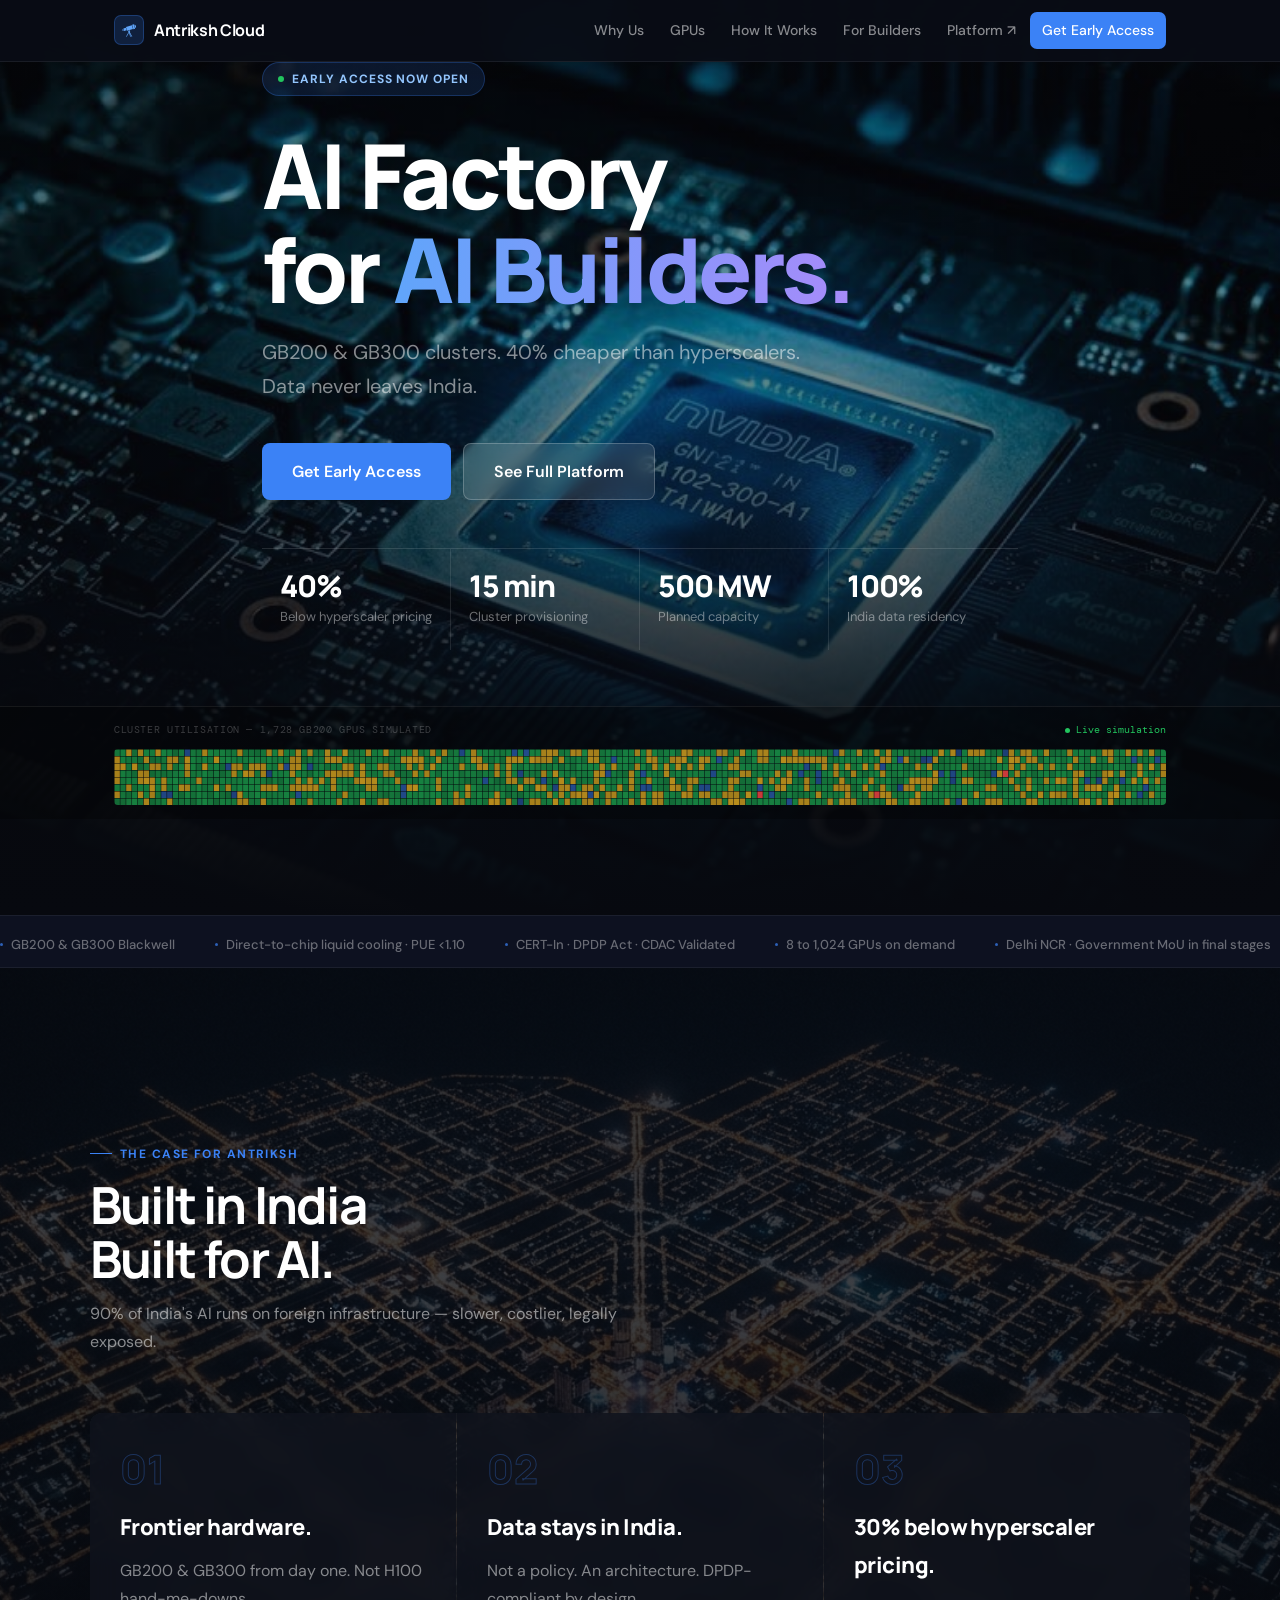
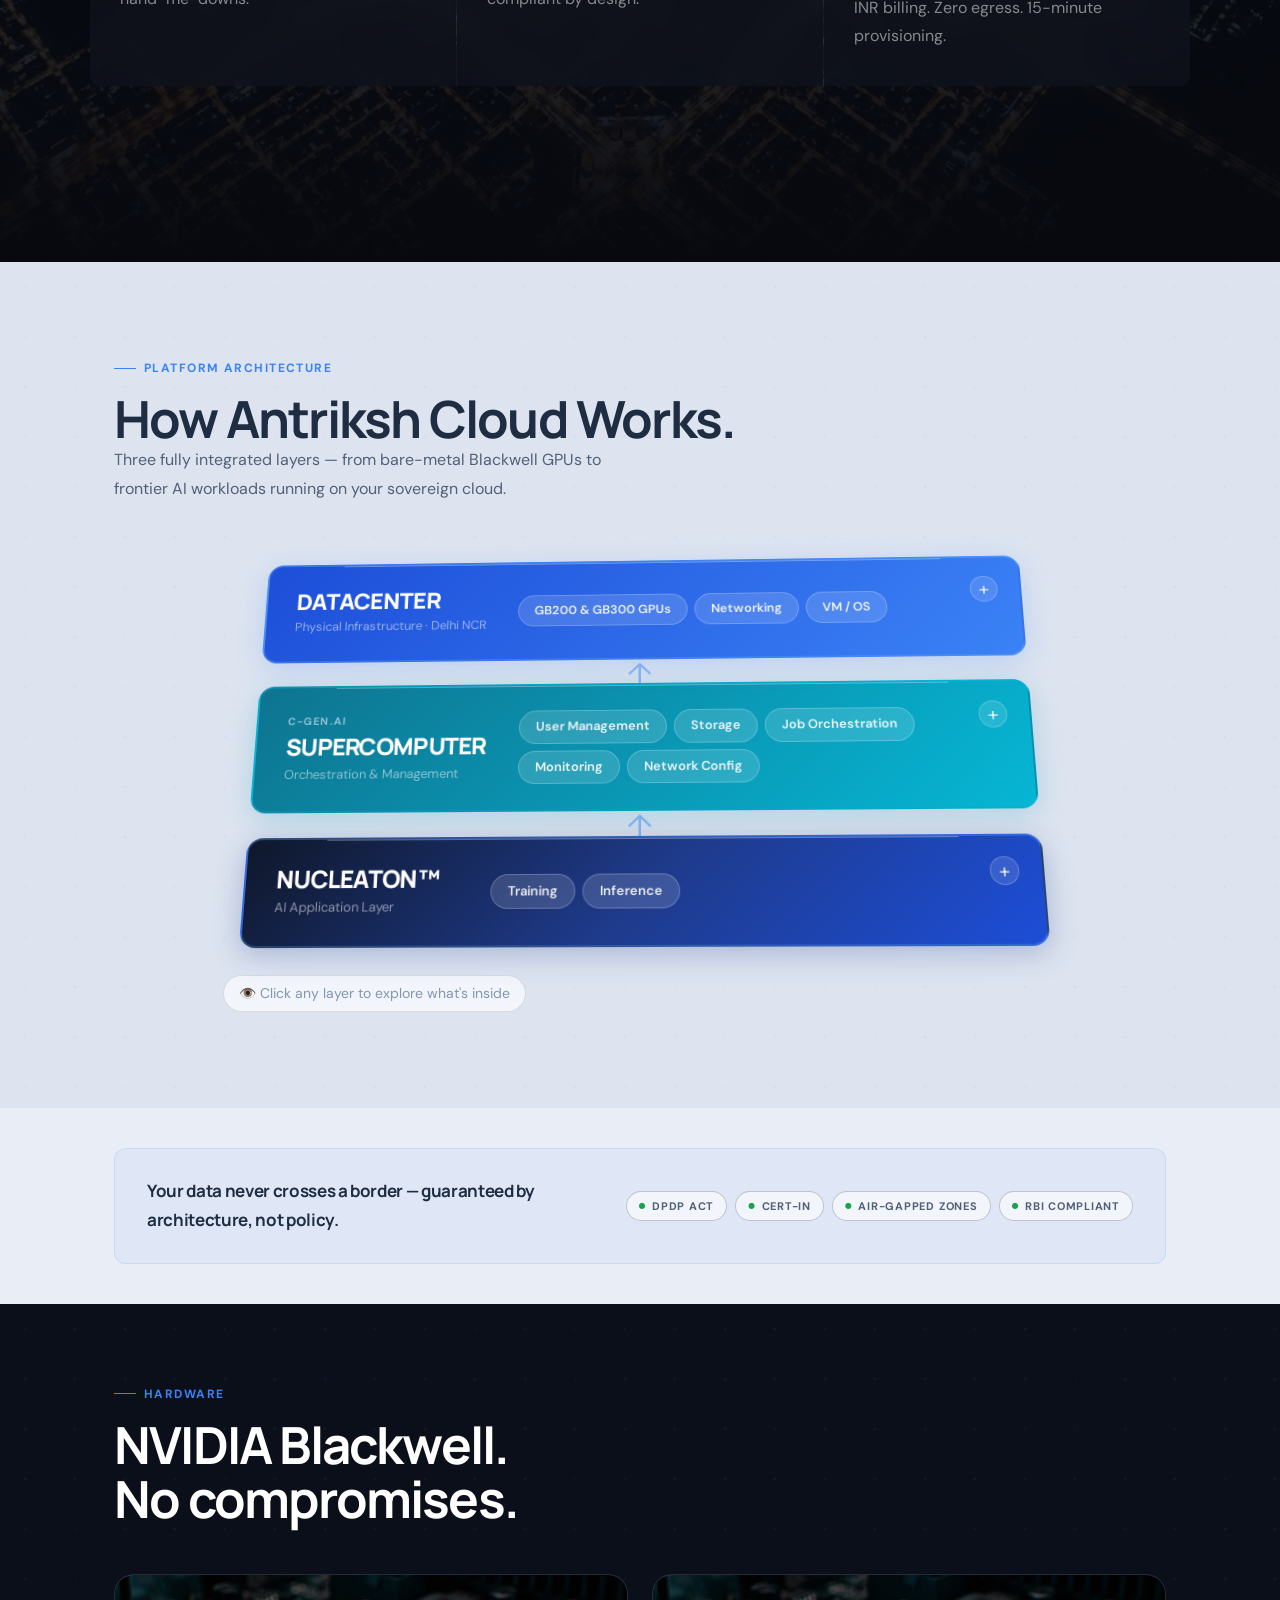
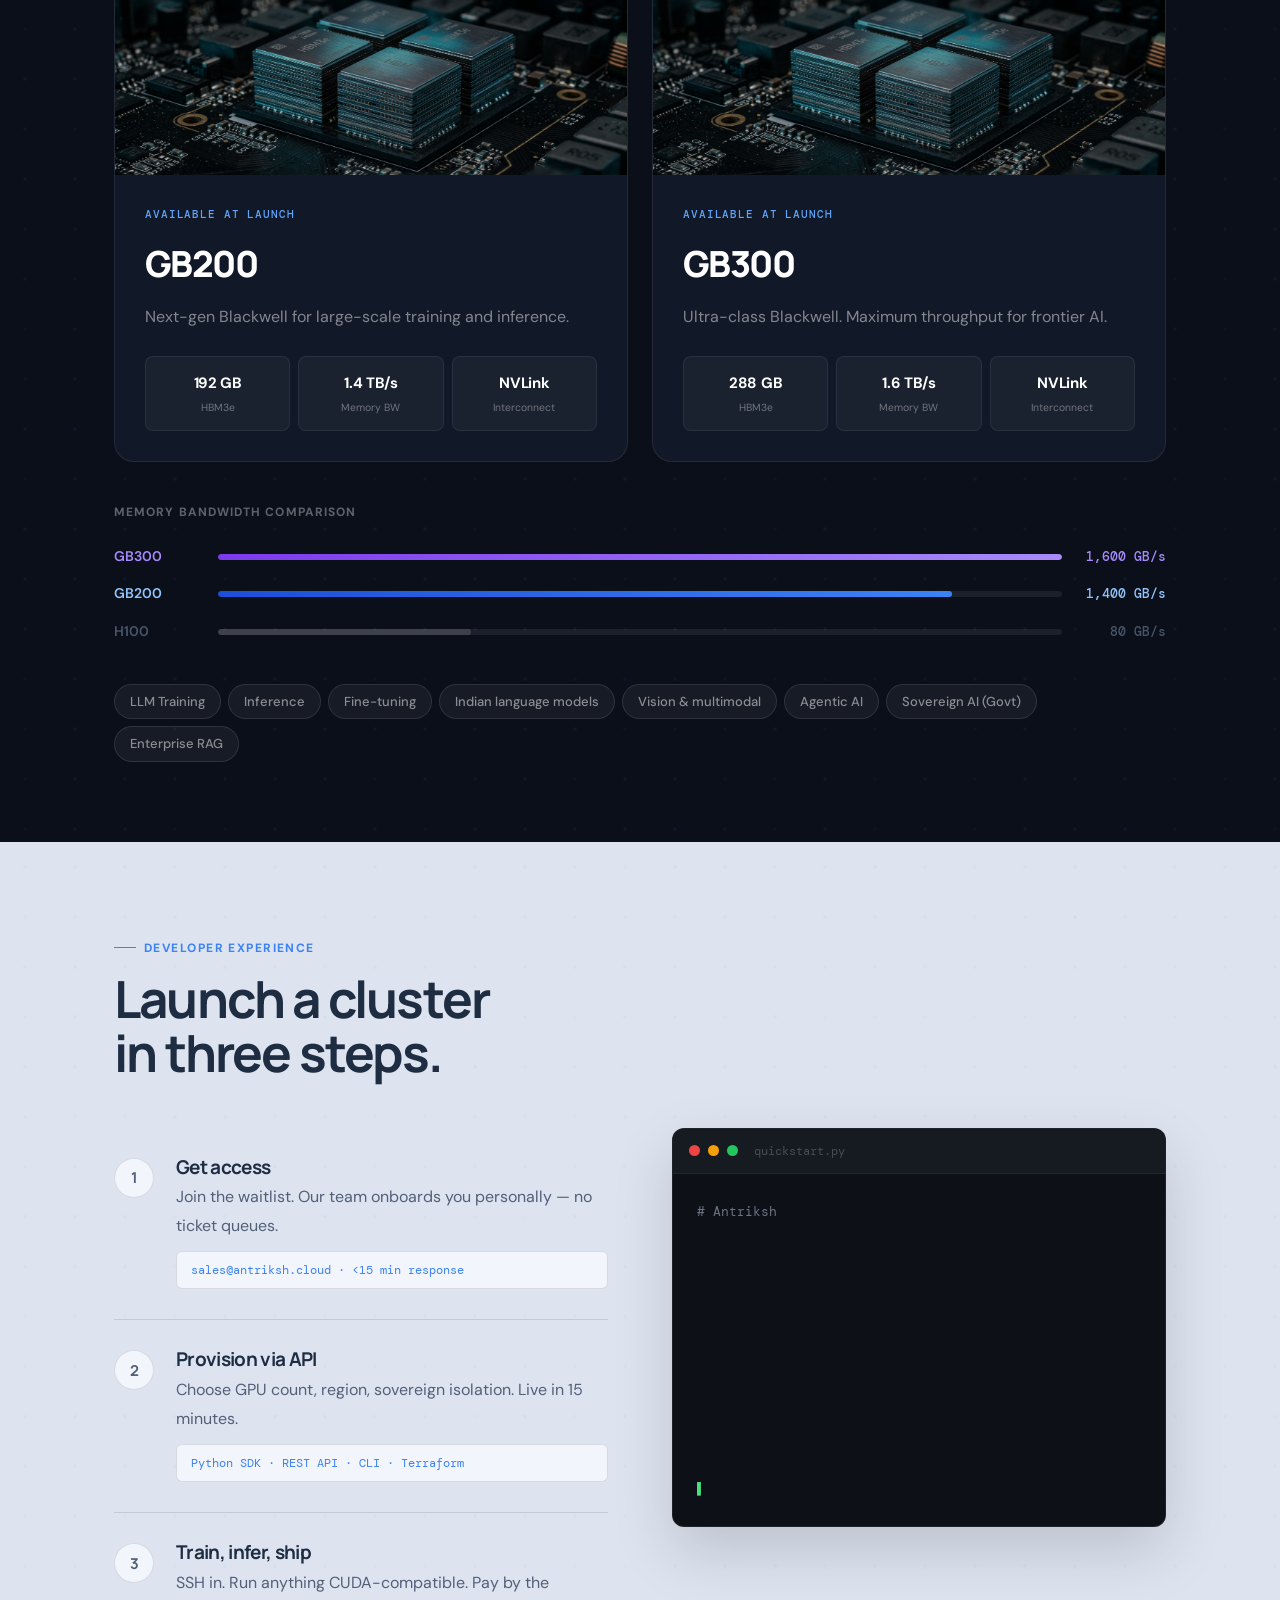
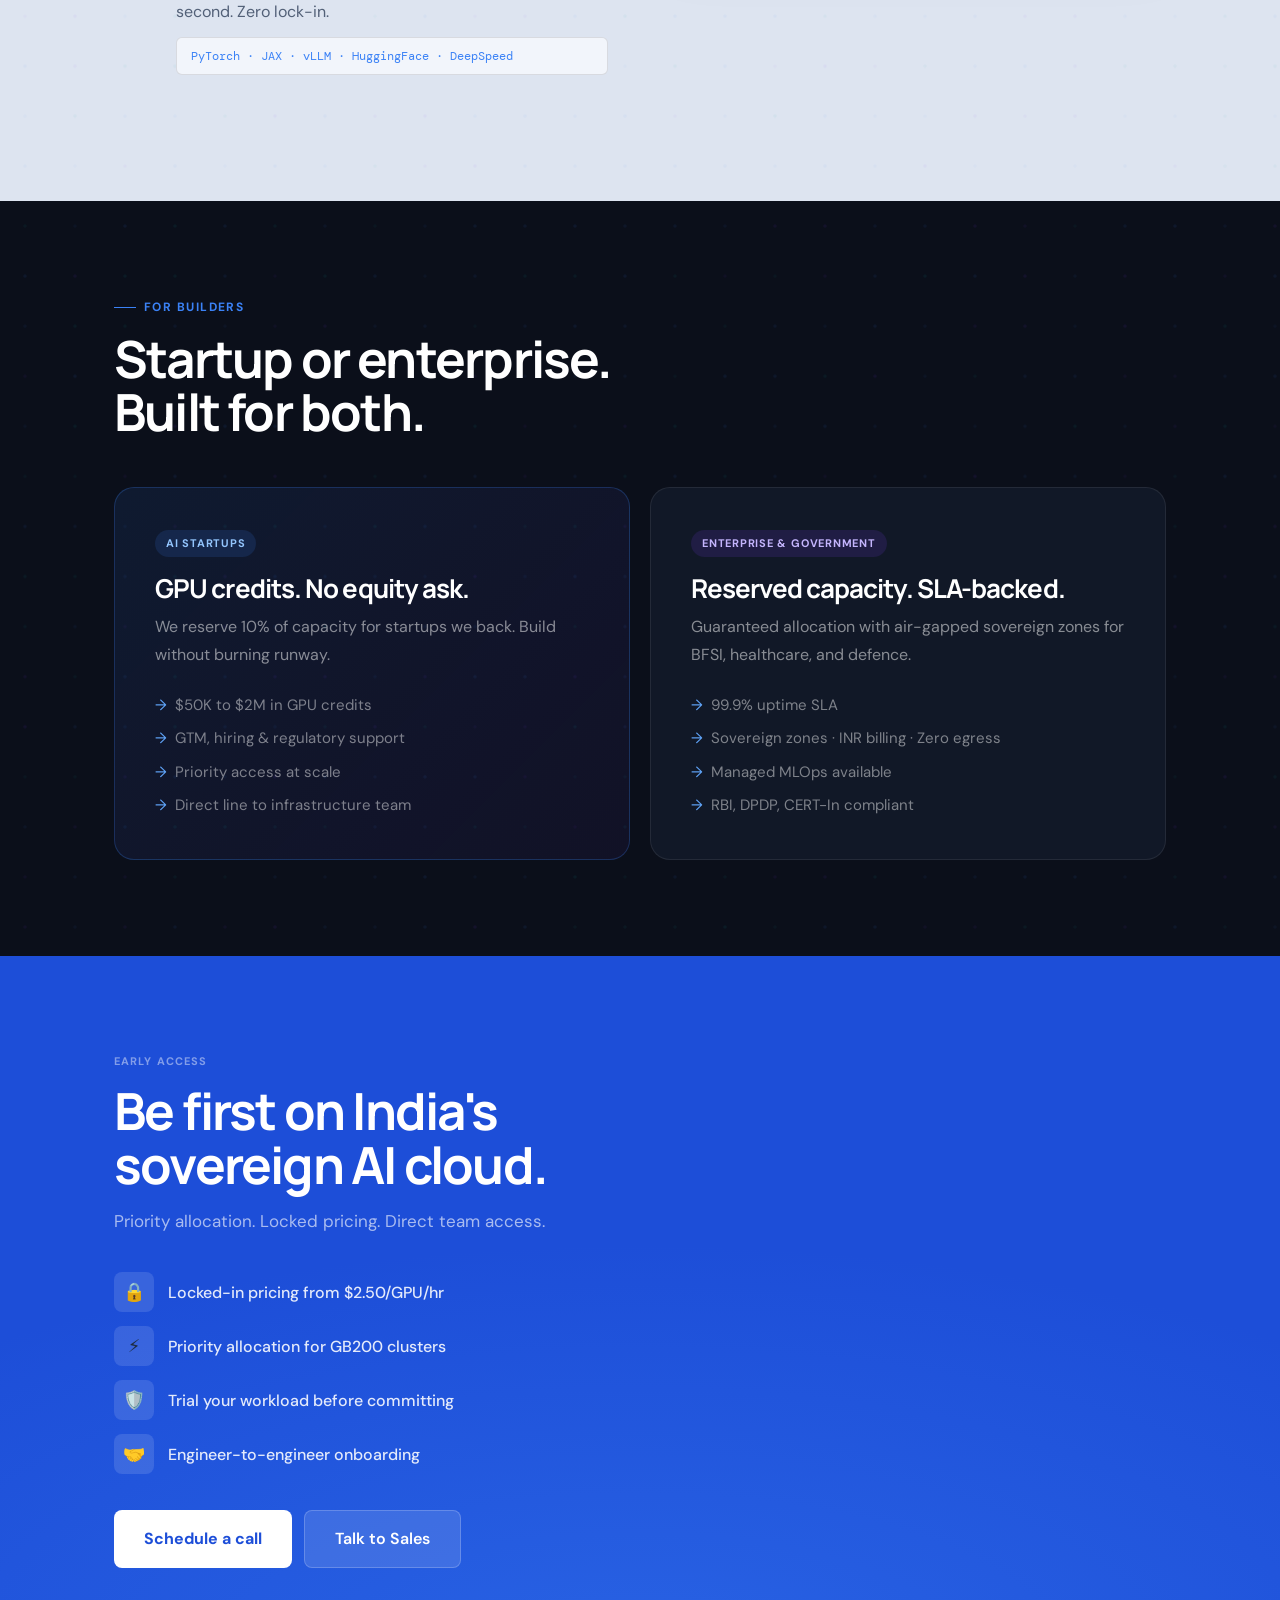
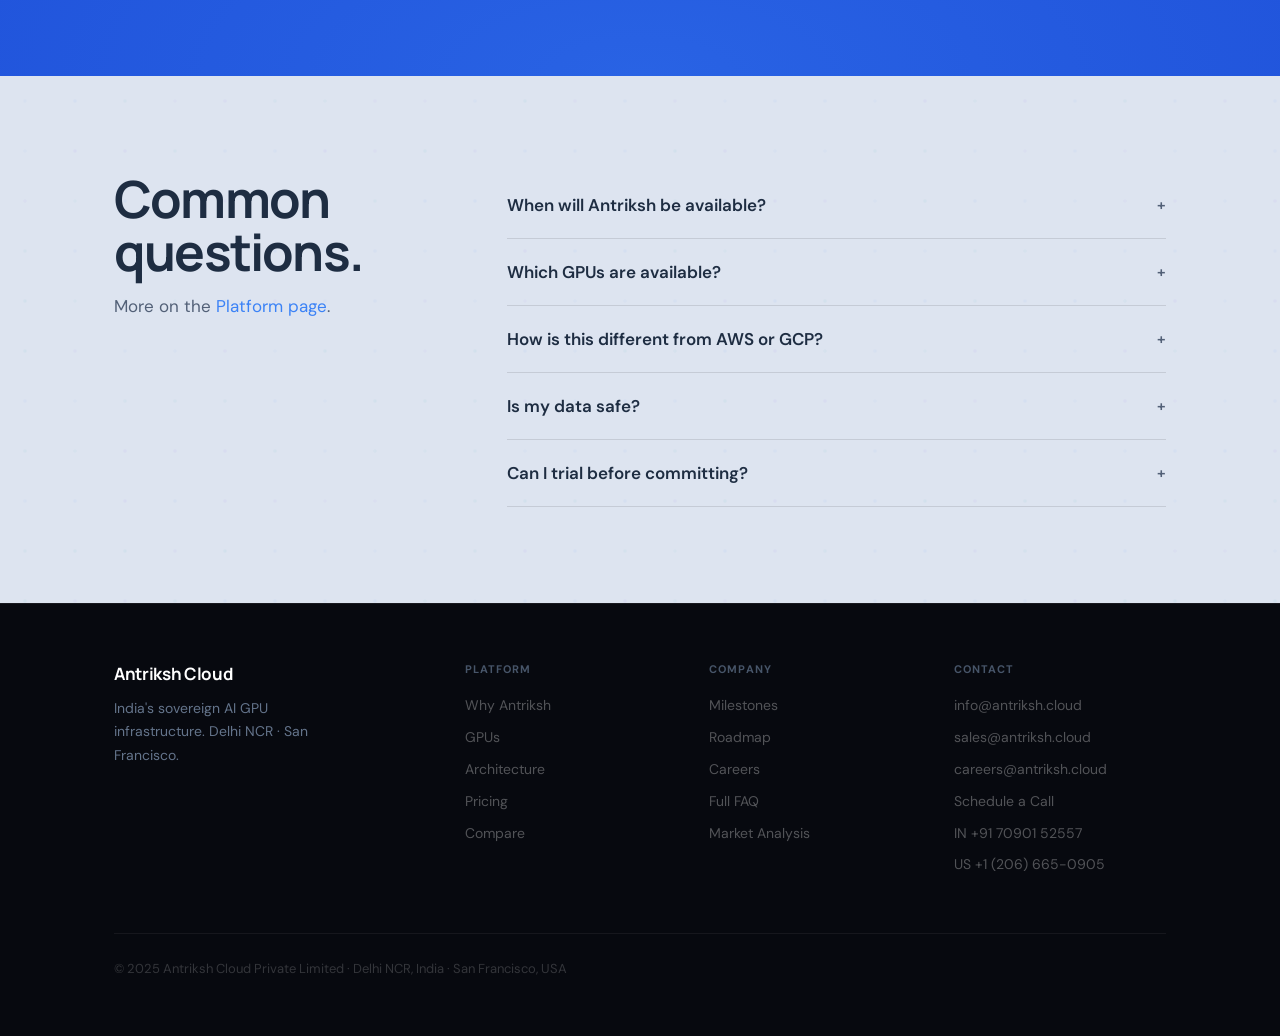
<file: index.html>
<!DOCTYPE html>
<html lang="en">
<head>
  <meta charset="UTF-8">
  <meta name="viewport" content="width=device-width,initial-scale=1.0">
  <meta name="description" content="Antriksh Cloud — India's sovereign AI GPU infrastructure. GB200 & GB300, 30% cheaper, data never leaves India.">
  <title>Antriksh Cloud — GPU Compute for India's AI</title>
  <link rel="preconnect" href="https://fonts.googleapis.com">
  <link rel="preconnect" href="https://fonts.gstatic.com" crossorigin>
  <link href="https://fonts.googleapis.com/css2?family=Manrope:wght@400;500;600;700;800&family=DM+Sans:wght@300;400;500;600&family=DM+Mono:wght@400;500&display=swap" rel="stylesheet">
  <link rel="stylesheet" href="styles.css">
</head>
<body>

<nav id="nav">
  <div class="container">
    <a href="#" class="nav-logo">
      <div class="nav-mark">
        <svg width="16" height="16" viewBox="56 48 58 48" fill="white">
          <path d="M83.58 78.95v-.57l-1.06.32-1.03-3.41 6.86-2.08 1.03 3.41-1.63.5v2.02l9.28 17.65h-2.33l-7.16-13.33 4.36 13.33h-2.32l-4.76-14.44-8.27 14.44h-2.33L83.58 78.95z"/>
          <path d="M76.58 72.97l-9.23 2.69-2.69-9.29 9.23-2.69 2.69 9.29z"/>
          <path d="M63.96 68.88l1.56 5.4-3.17.93-1.56-5.4 3.17-.93z"/>
          <path d="M110.13 57.83c.96 3.3-.27 6.55-2.74 7.27l-3.45-11.94c2.47-.71 5.24 1.38 6.19 4.67z"/>
          <path d="M102.51 51.5l4.56 15.81-6.26 1.82-4.53-15.81 6.23-1.82z"/>
          <path d="M73.95 60.79l21.43-6.25 4.01 13.99-21.4 6.23-4.04-13.97z"/>
        </svg>
      </div>
      Antriksh Cloud
    </a>
    <ul class="nav-links" id="navLinks">
      <li><a href="#why">Why Us</a></li>
      <li><a href="#gpus">GPUs</a></li>
      <li><a href="#how">How It Works</a></li>
      <li><a href="#builders">For Builders</a></li>
      <li><a href="platform.html">Platform &#8599;</a></li>
      <li><a href="#waitlist" class="nav-cta">Get Early Access</a></li>
    </ul>
    <button class="nav-btn" onclick="document.getElementById('navLinks').classList.toggle('open')" aria-label="Menu">
      <svg width="22" height="22" fill="none" stroke="currentColor" stroke-width="2" viewBox="0 0 24 24"><path d="M3 6h18M3 12h18M3 18h18"/></svg>
    </button>
  </div>
</nav>

<!-- HERO -->
<section id="hero">
  <div class="hero-bg"></div>
  <div class="hero-inner container">
    <div class="hero-badge reveal">
      <span class="hero-dot"></span>
      Early access now open
    </div>
    <h1 class="hero-h reveal d1">AI Factory<br>for <span class="grad-shimmer">AI Builders.</span></h1>
    <p class="hero-sub reveal d2">GB200 &amp; GB300 clusters. 40% cheaper than hyperscalers. Data never leaves India.</p>
    <div class="hero-actions reveal d3">
      <a href="#waitlist" class="btn btn-primary">Get Early Access</a>
      <a href="platform.html" class="btn btn-ghost">See Full Platform</a>
    </div>
    <div class="hero-stats reveal d4">
      <div class="hstat">
        <div class="hstat-val"><span class="count-num" data-count="40" data-suffix="%">30%</span></div>
        <div class="hstat-lbl">Below hyperscaler pricing</div>
      </div>
      <div class="hstat">
        <div class="hstat-val"><span class="count-num" data-count="15" data-suffix=" min">15 min</span></div>
        <div class="hstat-lbl">Cluster provisioning</div>
      </div>
      <div class="hstat">
        <div class="hstat-val"><span class="count-num" data-count="500" data-suffix=" MW">500 MW</span></div>
        <div class="hstat-lbl">Planned capacity</div>
      </div>
      <div class="hstat">
        <div class="hstat-val">100%</div>
        <div class="hstat-lbl">India data residency</div>
      </div>
    </div>
  </div>
  <div class="heatmap-strip">
    <div class="container">
      <div class="hm-bar">
        <span class="hm-label">Cluster utilisation — 1,728 GB200 GPUs simulated</span>
        <span class="hm-live"><span class="hm-dot"></span>Live simulation</span>
      </div>
      <canvas id="heatmap" height="56"></canvas>
    </div>
  </div>
</section>

<!-- TICKER -->
<div class="ticker">
  <div class="ticker-track">
    <span class="t-item"><span class="t-sep"></span>GB200 &amp; GB300 Blackwell</span>
    <span class="t-item"><span class="t-sep"></span>Direct-to-chip liquid cooling · PUE &lt;1.10</span>
    <span class="t-item"><span class="t-sep"></span>CERT-In · DPDP Act · CDAC Validated</span>
    <span class="t-item"><span class="t-sep"></span>8 to 1,024 GPUs on demand</span>
    <span class="t-item"><span class="t-sep"></span>Delhi NCR · Government MoU in final stages</span>
    <span class="t-item"><span class="t-sep"></span>From $2.50/GPU/hr · INR billing · Zero egress</span>
    <span class="t-item"><span class="t-sep"></span>500 MW · 288,000 GPUs at scale</span>
    <span class="t-item"><span class="t-sep"></span>GB200 &amp; GB300 Blackwell</span>
    <span class="t-item"><span class="t-sep"></span>Direct-to-chip liquid cooling · PUE &lt;1.10</span>
    <span class="t-item"><span class="t-sep"></span>CERT-In · DPDP Act · CDAC Validated</span>
    <span class="t-item"><span class="t-sep"></span>8 to 1,024 GPUs on demand</span>
    <span class="t-item"><span class="t-sep"></span>Delhi NCR · Government MoU in final stages</span>
    <span class="t-item"><span class="t-sep"></span>From $2.50/GPU/hr · INR billing · Zero egress</span>
    <span class="t-item"><span class="t-sep"></span>500 MW · 288,000 GPUs at scale</span>
  </div>
</div>

<!-- WHY -->
<section id="why" style="position:relative;overflow:hidden">
  <canvas class="section-net" id="net-why"></canvas>
  <div class="why-bg"></div>
  <div class="why-inner container">
    <div class="why-intro">
      <div class="eyebrow reveal">The case for Antriksh</div>
      <h2 class="reveal d1">Built in India <br>Built for AI.</h2>
      <p class="reveal d2">90% of India's AI runs on foreign infrastructure — slower, costlier, legally exposed.</p>
    </div>
    <div class="why-grid">
      <div class="why-item reveal">
        <div class="why-num">01</div>
        <div class="why-title">Frontier hardware.</div>
        <div class="why-desc">GB200 &amp; GB300 from day one. Not H100 hand-me-downs.</div>
      </div>
      <div class="why-item reveal d1">
        <div class="why-num">02</div>
        <div class="why-title">Data stays in India.</div>
        <div class="why-desc">Not a policy. An architecture. DPDP-compliant by design.</div>
      </div>
      <div class="why-item reveal d2">
        <div class="why-num">03</div>
        <div class="why-title">30% below hyperscaler pricing.</div>
        <div class="why-desc">INR billing. Zero egress. 15-minute provisioning.</div>
      </div>
    </div>
  </div>
</section>

<!-- ════════════════════════════════════════════════════
     HOW ANTRIKSH CLOUD WORKS — Interactive Stack Infographic
     NEW in v3.1 — inserted between #why and #sovereign
════════════════════════════════════════════════════ -->
<section id="how-it-works" style="position:relative;overflow:hidden">
  <canvas class="section-net" id="net-stack"></canvas>
  <div class="container">
    <div class="eyebrow reveal">Platform architecture</div>
    <h2 class="reveal d1">How Antriksh Cloud Works.</h2>
    <p class="reveal d2">Three fully integrated layers — from bare-metal Blackwell GPUs to frontier AI workloads running on your sovereign cloud.</p>

    <!--
      .stack-diagram uses column-reverse so the bottom layer
      (Datacenter) is visually at the bottom of the page.
      On desktop (≥1024px), a 3-D perspective tilt is applied
      via .stack-layers-3d to create the isometric stack look.
    -->
    <div class="stack-diagram reveal d3">

      <!-- Desktop 3-D wrapper (JS adds class .stack-layers-3d at ≥1024px) -->
      <div id="stack3d">

        <!-- ── LAYER 3 · NUCLEATON™ (top) ── -->
        <div class="stack-layer" id="layer-nucleaton" onclick="toggleStackLayer(this)">
          <div class="layer-card layer-top">
            <div class="layer-card-inner">
              <div class="layer-label">
                <div class="layer-name">NUCLEATON™</div>
                <div class="layer-sublabel">AI Application Layer</div>
              </div>
              <div class="layer-chips">
                <span class="layer-chip">Training</span>
                <span class="layer-chip">Inference</span>
              </div>
            </div>
            <div class="layer-expand-icon" aria-hidden="true">+</div>
          </div>
          <!-- Expandable detail (shown on click) -->
          <div class="layer-detail">
            <div class="layer-detail-inner">
              <p>NUCLEATON™ is the AI workload tier — the surface developers interact with. It abstracts away all infrastructure and exposes a clean API for training runs and inference endpoints.</p>
              <div class="layer-detail-grid">
                <div class="detail-item">LLM Training</div>
                <div class="detail-item">Real-time Inference</div>
                <div class="detail-item">Fine-tuning Jobs</div>
                <div class="detail-item">Model Serving</div>
                <div class="detail-item">Batch Processing</div>
                <div class="detail-item">Agentic Pipelines</div>
              </div>
            </div>
          </div>
        </div>

        <!-- Arrow between Supercomputer → Nucleaton -->
        <div class="stack-arrow" aria-hidden="true">↑</div>

        <!-- ── LAYER 2 · SUPERCOMPUTER / C-Gen.AI (middle) ── -->
        <div class="stack-layer" id="layer-supercomputer" onclick="toggleStackLayer(this)">
          <div class="layer-card layer-mid">
            <div class="layer-card-inner">
              <div class="layer-label">
                <div class="layer-badge">C-Gen.AI</div>
                <div class="layer-name">SUPERCOMPUTER</div>
                <div class="layer-sublabel">Orchestration &amp; Management</div>
              </div>
              <div class="layer-chips">
                <span class="layer-chip">User Management</span>
                <span class="layer-chip">Storage</span>
                <span class="layer-chip">Job Orchestration</span>
                <span class="layer-chip">Monitoring</span>
                <span class="layer-chip">Network Config</span>
              </div>
            </div>
            <div class="layer-expand-icon" aria-hidden="true">+</div>
          </div>
          <div class="layer-detail">
            <div class="layer-detail-inner">
              <p>The orchestration brain. C-Gen.AI handles all cluster management so you never touch hardware directly — from user authentication and storage provisioning to real-time monitoring and NVLink fabric configuration.</p>
              <div class="layer-detail-grid">
                <div class="detail-item">Tenant isolation</div>
                <div class="detail-item">NVLink config</div>
                <div class="detail-item">Object storage</div>
                <div class="detail-item">Job scheduling</div>
                <div class="detail-item">GPU telemetry</div>
                <div class="detail-item">API gateway</div>
              </div>
            </div>
          </div>
        </div>

        <!-- Arrow between Datacenter → Supercomputer -->
        <div class="stack-arrow" aria-hidden="true">↑</div>

        <!-- ── LAYER 1 · DATACENTER (bottom) ── -->
        <div class="stack-layer" id="layer-datacenter" onclick="toggleStackLayer(this)">
          <div class="layer-card layer-bot">
            <div class="layer-card-inner">
              <div class="layer-label">
                <div class="layer-name">DATACENTER</div>
                <div class="layer-sublabel">Physical Infrastructure · Delhi NCR</div>
              </div>
              <div class="layer-chips">
                <span class="layer-chip">GB200 &amp; GB300 GPUs</span>
                <span class="layer-chip">Networking</span>
                <span class="layer-chip">VM / OS</span>
              </div>
            </div>
            <div class="layer-expand-icon" aria-hidden="true">+</div>
          </div>
          <div class="layer-detail">
            <div class="layer-detail-inner">
              <p>500 MW of liquid-cooled Blackwell GPU compute in Delhi NCR — powered by renewable hydropower. Direct-to-chip cooling achieves PUE &lt;1.10, 40% below hyperscaler energy waste.</p>
              <div class="layer-detail-grid">
                <div class="detail-item">GB200 &amp; GB300</div>
                <div class="detail-item">Direct liquid cooling</div>
                <div class="detail-item">400 Gb/s InfiniBand</div>
                <div class="detail-item">NVLink fabric</div>
                <div class="detail-item">PUE &lt;1.10</div>
                <div class="detail-item">500 MW capacity</div>
              </div>
            </div>
          </div>
        </div>

      </div><!-- /#stack3d -->
    </div><!-- /.stack-diagram -->

    <p class="stack-hint">
      <span>&#128065;&#65039; Click any layer to explore what's inside</span>
    </p>

  </div>
</section>

<!-- SOVEREIGN STRIP -->
<section id="sovereign" style="padding:2.5rem 0">
  <div class="container">
    <div class="sovereign-bar reveal">
      <div class="sovereign-headline">Your data never crosses a border — guaranteed by architecture, not policy.</div>
      <div class="s-badges">
        <div class="s-badge"><span class="s-badge-dot">&#9679;</span>DPDP Act</div>
        <div class="s-badge"><span class="s-badge-dot">&#9679;</span>CERT-In</div>
        <div class="s-badge"><span class="s-badge-dot">&#9679;</span>Air-gapped zones</div>
        <div class="s-badge"><span class="s-badge-dot">&#9679;</span>RBI Compliant</div>
      </div>
    </div>
  </div>
</section>

<!-- GPUS -->
<section id="gpus" style="position:relative;overflow:hidden">
  <canvas class="section-net" id="net-gpu"></canvas>
  <div class="container">
    <div class="gpus-header">
      <div class="eyebrow reveal">Hardware</div>
      <h2 class="reveal d1">NVIDIA Blackwell.<br>No compromises.</h2>
    </div>
    <div class="gpus-grid">
      <div class="gpu-card reveal">
        <img src="img-hbm3e.png" alt="HBM3e memory stacks" class="gpu-photo">
        <div class="gpu-body">
          <div class="gpu-tag">Available at launch</div>
          <div class="gpu-name">GB200</div>
          <div class="gpu-pitch">Next-gen Blackwell for large-scale training and inference.</div>
          <div class="gpu-specs">
            <div class="gpu-spec"><div class="gpu-spec-val">192 GB</div><div class="gpu-spec-lbl">HBM3e</div></div>
            <div class="gpu-spec"><div class="gpu-spec-val">1.4 TB/s</div><div class="gpu-spec-lbl">Memory BW</div></div>
            <div class="gpu-spec"><div class="gpu-spec-val">NVLink</div><div class="gpu-spec-lbl">Interconnect</div></div>
          </div>
        </div>
      </div>
      <div class="gpu-card reveal d1">
        <img src="img-hbm3e.png" alt="HBM3e memory stacks" class="gpu-photo">
        <div class="gpu-body">
          <div class="gpu-tag">Available at launch</div>
          <div class="gpu-name">GB300</div>
          <div class="gpu-pitch">Ultra-class Blackwell. Maximum throughput for frontier AI.</div>
          <div class="gpu-specs">
            <div class="gpu-spec"><div class="gpu-spec-val">288 GB</div><div class="gpu-spec-lbl">HBM3e</div></div>
            <div class="gpu-spec"><div class="gpu-spec-val">1.6 TB/s</div><div class="gpu-spec-lbl">Memory BW</div></div>
            <div class="gpu-spec"><div class="gpu-spec-val">NVLink</div><div class="gpu-spec-lbl">Interconnect</div></div>
          </div>
        </div>
      </div>
    </div>
    <div class="bw-section reveal">
      <div class="bw-title">Memory bandwidth comparison</div>
      <div class="bw-row">
        <span class="bw-label" style="color:#a78bfa">GB300</span>
        <div class="bw-track"><div class="bw-fill" data-w="100%" style="background:linear-gradient(90deg,#7c3aed,#a78bfa)"></div></div>
        <span class="bw-val" style="color:#a78bfa">1,600 GB/s</span>
      </div>
      <div class="bw-row">
        <span class="bw-label" style="color:#93c5fd">GB200</span>
        <div class="bw-track"><div class="bw-fill" data-w="87%" style="background:linear-gradient(90deg,#1d4ed8,#3b82f6)"></div></div>
        <span class="bw-val" style="color:#93c5fd">1,400 GB/s</span>
      </div>
      <div class="bw-row">
        <span class="bw-label" style="color:#475569">H100</span>
        <div class="bw-track"><div class="bw-fill" data-w="30%" style="background:rgba(255,255,255,.15)"></div></div>
        <span class="bw-val" style="color:#475569">80 GB/s</span>
      </div>
    </div>
    <div class="chips reveal">
      <span class="chip">LLM Training</span><span class="chip">Inference</span>
      <span class="chip">Fine-tuning</span><span class="chip">Indian language models</span>
      <span class="chip">Vision &amp; multimodal</span><span class="chip">Agentic AI</span>
      <span class="chip">Sovereign AI (Govt)</span><span class="chip">Enterprise RAG</span>
    </div>
  </div>
</section>

<!-- HOW IT WORKS -->
<section id="how" style="position:relative;overflow:hidden">
  <canvas class="section-net" id="net-how"></canvas>
  <div class="container">
    <div class="eyebrow reveal">Developer experience</div>
    <h2 class="reveal d1">Launch a cluster<br>in three steps.</h2>
    <div class="how-grid">
      <div class="how-steps">
        <div class="how-step reveal">
          <div class="step-num">1</div>
          <div class="step-body">
            <h3>Get access</h3>
            <p>Join the waitlist. Our team onboards you personally — no ticket queues.</p>
            <div class="step-code">sales@antriksh.cloud · &lt;15 min response</div>
          </div>
        </div>
        <div class="how-step reveal d1">
          <div class="step-num">2</div>
          <div class="step-body">
            <h3>Provision via API</h3>
            <p>Choose GPU count, region, sovereign isolation. Live in 15 minutes.</p>
            <div class="step-code">Python SDK · REST API · CLI · Terraform</div>
          </div>
        </div>
        <div class="how-step reveal d2">
          <div class="step-num">3</div>
          <div class="step-body">
            <h3>Train, infer, ship</h3>
            <p>SSH in. Run anything CUDA-compatible. Pay by the second. Zero lock-in.</p>
            <div class="step-code">PyTorch · JAX · vLLM · HuggingFace · DeepSpeed</div>
          </div>
        </div>
      </div>
      <div id="terminal-wrap">
        <div class="terminal reveal d1">
          <div class="terminal-bar">
            <span class="tb-dot tb-r"></span><span class="tb-dot tb-y"></span><span class="tb-dot tb-g"></span>
            <span class="tb-name">quickstart.py</span>
          </div>
          <div class="terminal-body">
            <span class="t-c term-line" data-text="# Antriksh Cloud — Python SDK"></span>
            <span class="t-l term-line" data-text="import antriksh"></span>
            <span class="t-l term-line" data-text=""></span>
            <span class="t-l term-line" data-text='client = antriksh.Client(api_key="ak_...")'></span>
            <span class="t-l term-line" data-text=""></span>
            <span class="t-c term-line" data-text="# Provision 64 x GB200 in Delhi NCR"></span>
            <span class="t-l term-line" data-text="cluster = client.clusters.create("></span>
            <span class="t-s term-line" data-text='    gpu="GB200", count=64,'></span>
            <span class="t-s term-line" data-text='    region="in-north-1",'></span>
            <span class="t-k term-line" data-text="    sovereign=True"></span>
            <span class="t-l term-line" data-text=")"></span>
            <span class="t-l term-line" data-text=""></span>
            <span class="t-o term-line" data-text="print(cluster.status)"></span>
            <span class="t-l t-cursor term-line" data-text="# RUNNING (14m 38s)"></span>
          </div>
        </div>
      </div>
    </div>
  </div>
</section>

<!-- FOR BUILDERS -->
<section id="builders" style="position:relative;overflow:hidden">
  <canvas class="section-net" id="net-builders"></canvas>
  <div class="container">
    <div class="eyebrow reveal">For builders</div>
    <h2 class="reveal d1">Startup or enterprise.<br>Built for both.</h2>
    <div class="builders-grid">
      <div class="builder-card feat reveal">
        <div class="builder-tag">AI Startups</div>
        <h3>GPU credits. No equity ask.</h3>
        <p>We reserve 10% of capacity for startups we back. Build without burning runway.</p>
        <ul class="builder-list">
          <li>$50K to $2M in GPU credits</li>
          <li>GTM, hiring &amp; regulatory support</li>
          <li>Priority access at scale</li>
          <li>Direct line to infrastructure team</li>
        </ul>
      </div>
      <div class="builder-card reveal d1">
        <div class="builder-tag e">Enterprise &amp; Government</div>
        <h3>Reserved capacity. SLA-backed.</h3>
        <p>Guaranteed allocation with air-gapped sovereign zones for BFSI, healthcare, and defence.</p>
        <ul class="builder-list">
          <li>99.9% uptime SLA</li>
          <li>Sovereign zones · INR billing · Zero egress</li>
          <li>Managed MLOps available</li>
          <li>RBI, DPDP, CERT-In compliant</li>
        </ul>
      </div>
    </div>
  </div>
</section>

<!-- WAITLIST -->
<section id="waitlist">
  <div class="container">
    <div class="wl-inner">
      <div class="wl-left reveal">
        <div style="font-size:.6875rem;font-weight:700;letter-spacing:.1em;text-transform:uppercase;color:rgba(255,255,255,.45);margin-bottom:.875rem">Early access</div>
        <h2>Be first on India's<br>sovereign AI cloud.</h2>
        <p>Priority allocation. Locked pricing. Direct team access.</p>
        <div class="wl-benefits">
          <div class="wl-b"><div class="wl-b-icon">&#128274;</div><div class="wl-b-text">Locked-in pricing from $2.50/GPU/hr</div></div>
          <div class="wl-b"><div class="wl-b-icon">&#9889;</div><div class="wl-b-text">Priority allocation for GB200 clusters</div></div>
          <div class="wl-b"><div class="wl-b-icon">&#128737;&#65039;</div><div class="wl-b-text">Trial your workload before committing</div></div>
          <div class="wl-b"><div class="wl-b-icon">&#129309;</div><div class="wl-b-text">Engineer-to-engineer onboarding</div></div>
        </div>
        <div class="wl-btns">
          <a href="https://calendly.com/antrikshcloud" target="_blank" rel="noopener" class="btn btn-wl-white">Schedule a call</a>
          <a href="mailto:sales@antriksh.cloud" class="btn btn-wl-ghost">Talk to Sales</a>
        </div>
      </div>
      <div class="wl-right reveal d1">
        <iframe aria-label="Antriksh Cloud Early Access Request" frameborder="0"
          style="height:520px;width:100%;border:none;"
          src="https://forms.zohopublic.in/antrikshcloud1/form/AntrikshCloudEarlyAccessRequest/formperma/wU2PvY3lX72yfA3Hft-wloC37EMvOoTv5GGJ3U899I0">
        </iframe>
      </div>
    </div>
  </div>
</section>

<!-- FAQ -->
<section id="faq" style="position:relative;overflow:hidden">
  <canvas class="section-net" id="net-faq"></canvas>
  <div class="container">
    <div class="faq-wrap">
      <div class="faq-intro reveal">
        <h2>Common<br>questions.</h2>
        <p style="margin-top:.75rem">More on the <a href="platform.html" style="color:var(--blue)">Platform page</a>.</p>
      </div>
      <div class="faq-list reveal d1">
        <div class="faq-item">
          <button class="faq-q" onclick="faq(this)">When will Antriksh be available?<span class="faq-icon">+</span></button>
          <div class="faq-a">3 MW PoC goes live 6-8 months after funding close — 1,728 GB200 GPUs. Early access customers onboard first.</div>
        </div>
        <div class="faq-item">
          <button class="faq-q" onclick="faq(this)">Which GPUs are available?<span class="faq-icon">+</span></button>
          <div class="faq-a">GB200 and GB300. Blackwell from day one — no legacy hardware.</div>
        </div>
        <div class="faq-item">
          <button class="faq-q" onclick="faq(this)">How is this different from AWS or GCP?<span class="faq-icon">+</span></button>
          <div class="faq-a">30-40% cheaper, INR billing, zero egress, 15-minute provisioning, and true data sovereignty. Data never crosses a border.</div>
        </div>
        <div class="faq-item">
          <button class="faq-q" onclick="faq(this)">Is my data safe?<span class="faq-icon">+</span></button>
          <div class="faq-a">By architecture, not policy. DPDP Act, CERT-In, air-gapped sovereign zones. No cross-border flows, ever.</div>
        </div>
        <div class="faq-item">
          <button class="faq-q" onclick="faq(this)">Can I trial before committing?<span class="faq-icon">+</span></button>
          <div class="faq-a">Yes. Early access customers get a trial allocation — benchmark your workload, verify the numbers yourself.</div>
        </div>
      </div>
    </div>
  </div>
</section>

<!-- FOOTER -->
<footer>
  <div class="container">
    <div class="ft-grid">
      <div class="ft-brand">
        <h4>Antriksh Cloud</h4>
        <p>India's sovereign AI GPU infrastructure. Delhi NCR · San Francisco.</p>
      </div>
      <div class="ft-col">
        <h5>Platform</h5>
        <a href="#why">Why Antriksh</a>
        <a href="#gpus">GPUs</a>
        <a href="platform.html#architecture">Architecture</a>
        <a href="platform.html#pricing">Pricing</a>
        <a href="platform.html#compare">Compare</a>
      </div>
      <div class="ft-col">
        <h5>Company</h5>
        <a href="platform.html#traction">Milestones</a>
        <a href="platform.html#roadmap">Roadmap</a>
        <a href="platform.html#careers">Careers</a>
        <a href="platform.html#faq">Full FAQ</a>
        <a href="Market analysis/Index.html">Market Analysis</a>
      </div>
      <div class="ft-col">
        <h5>Contact</h5>
        <a href="mailto:info@antriksh.cloud">info@antriksh.cloud</a>
        <a href="mailto:sales@antriksh.cloud">sales@antriksh.cloud</a>
        <a href="mailto:careers@antriksh.cloud">careers@antriksh.cloud</a>
        <a href="https://calendly.com/antrikshcloud" target="_blank" rel="noopener">Schedule a Call</a>
        <a href="tel:+917090152557">IN +91 70901 52557</a>
        <a href="tel:+12066650905">US +1 (206) 665-0905</a>
      </div>
    </div>
    <div class="ft-bottom">
      <span class="ft-copy">&#169; 2025 Antriksh Cloud Private Limited &middot; Delhi NCR, India &middot; San Francisco, USA</span>
    </div>
  </div>
</footer>

<button id="back-top" aria-label="Back to top">&#8593;</button>
<script src="script.js"></script>
</body>
</html>
</file>
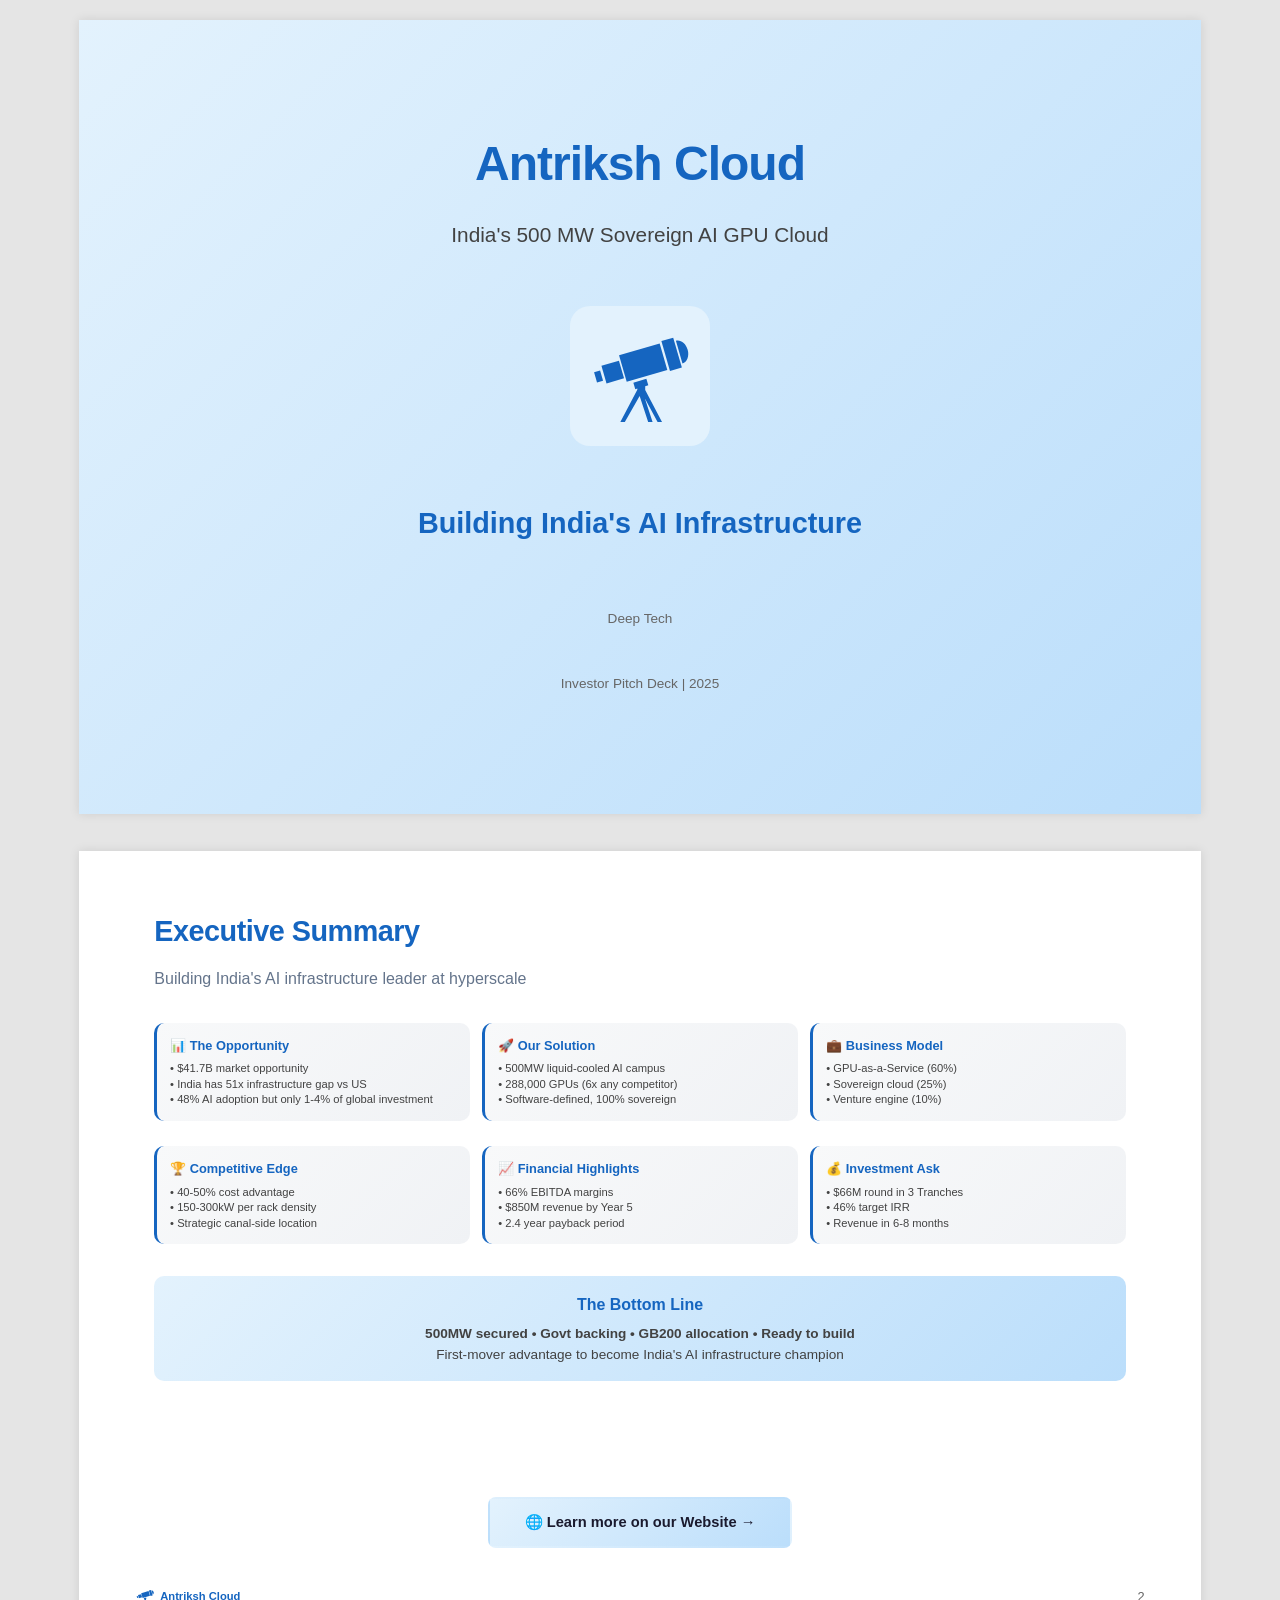
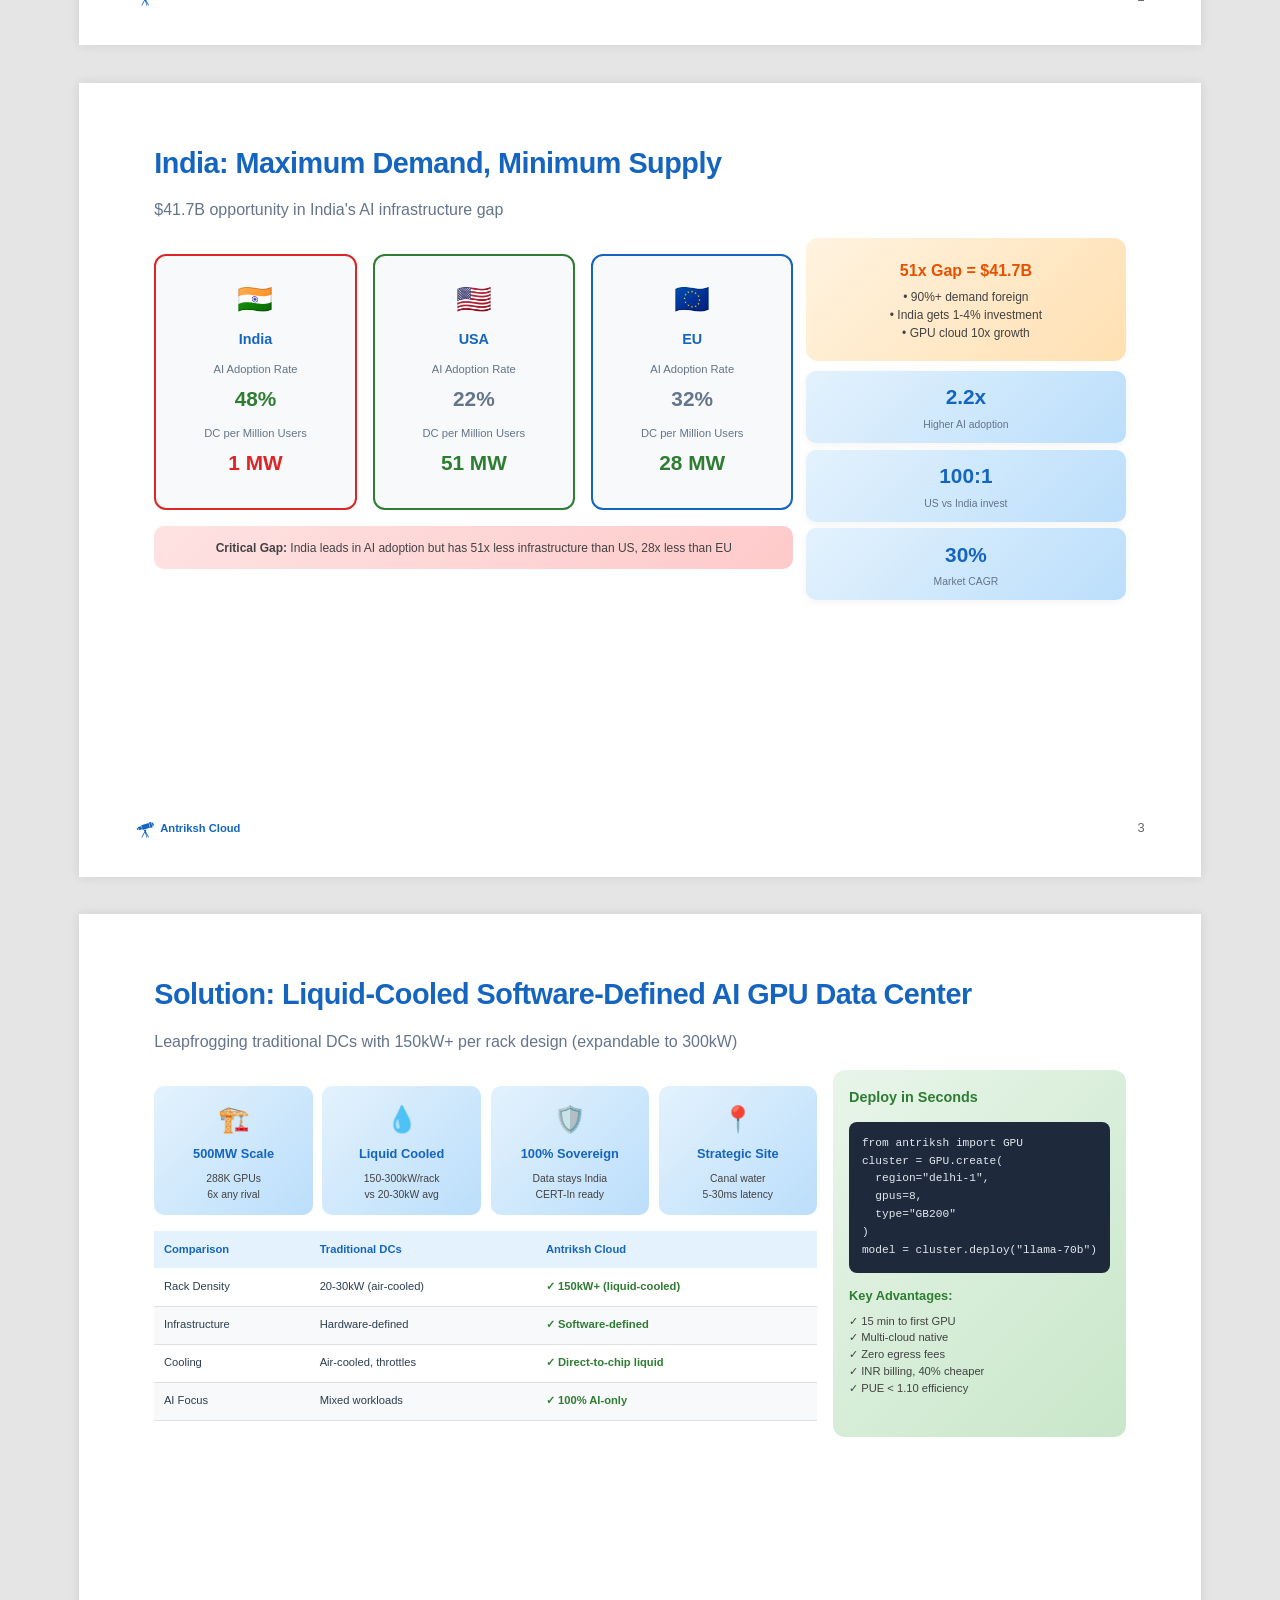
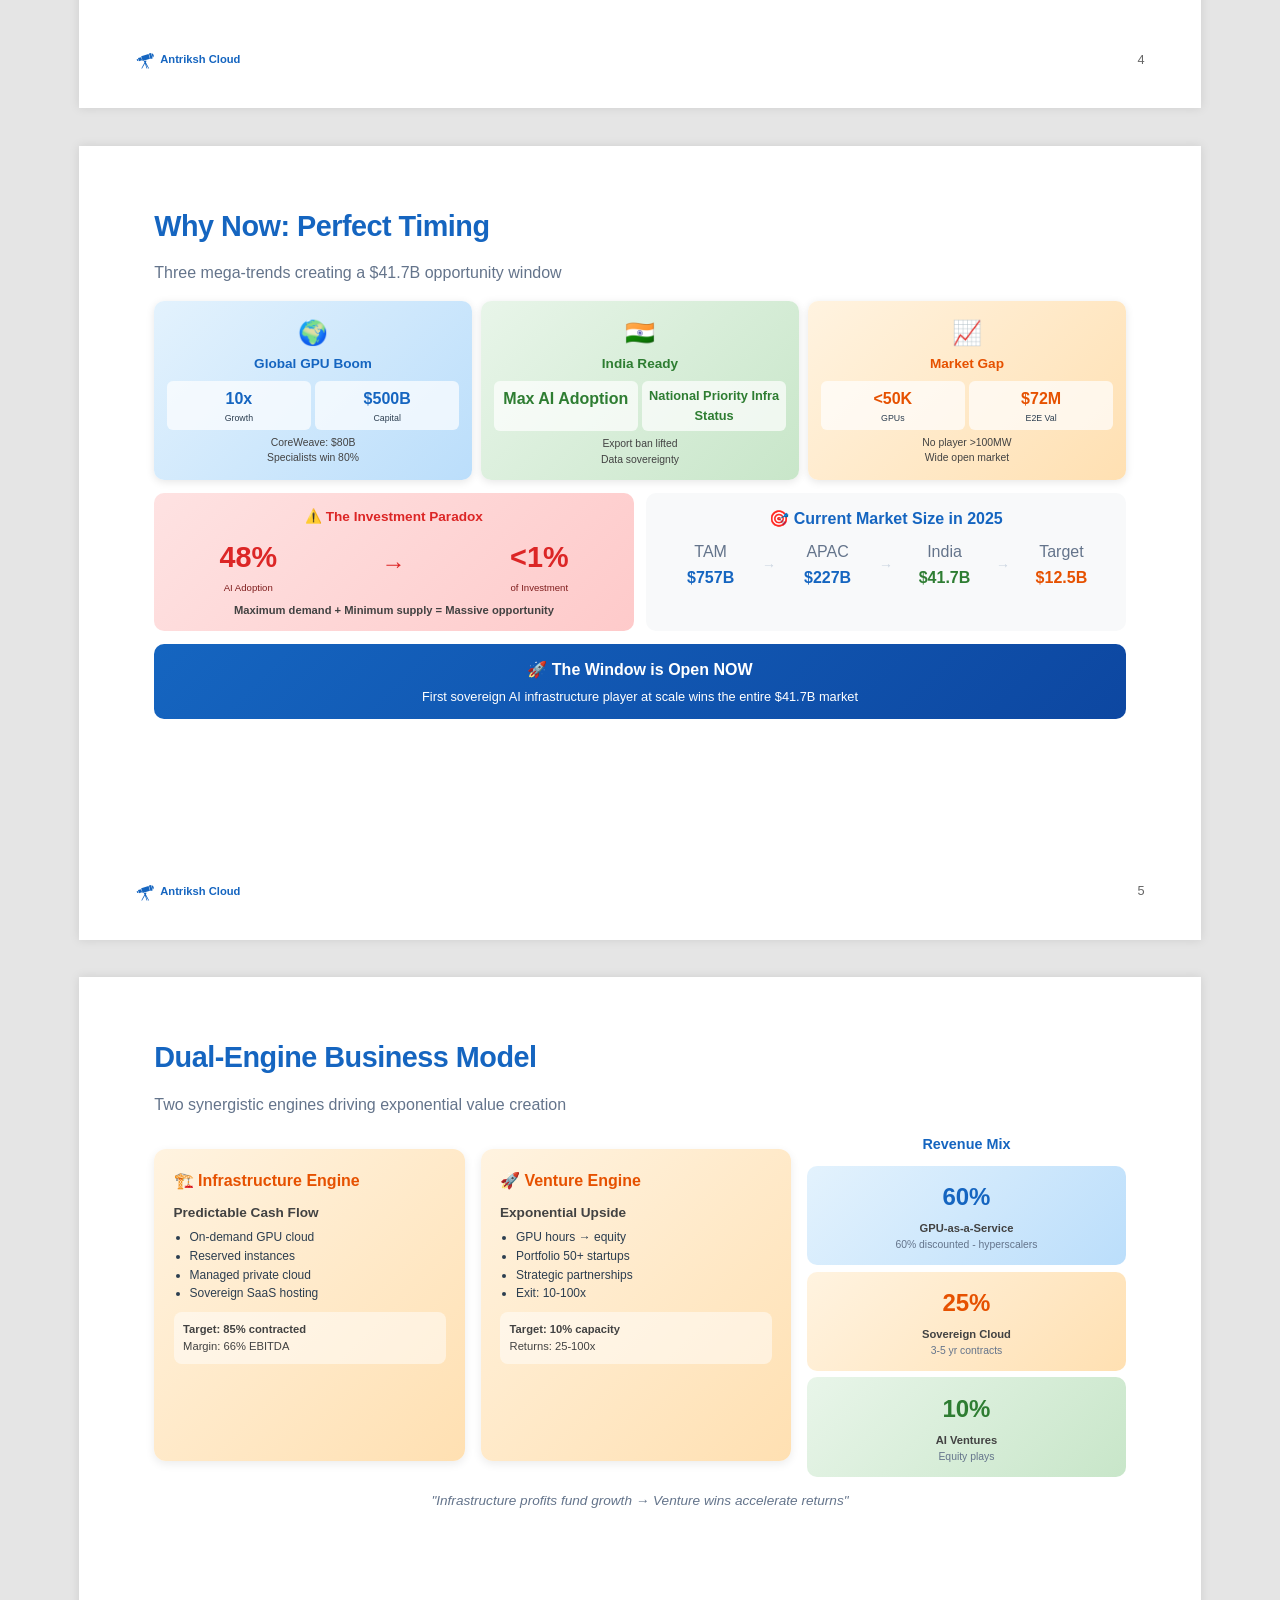
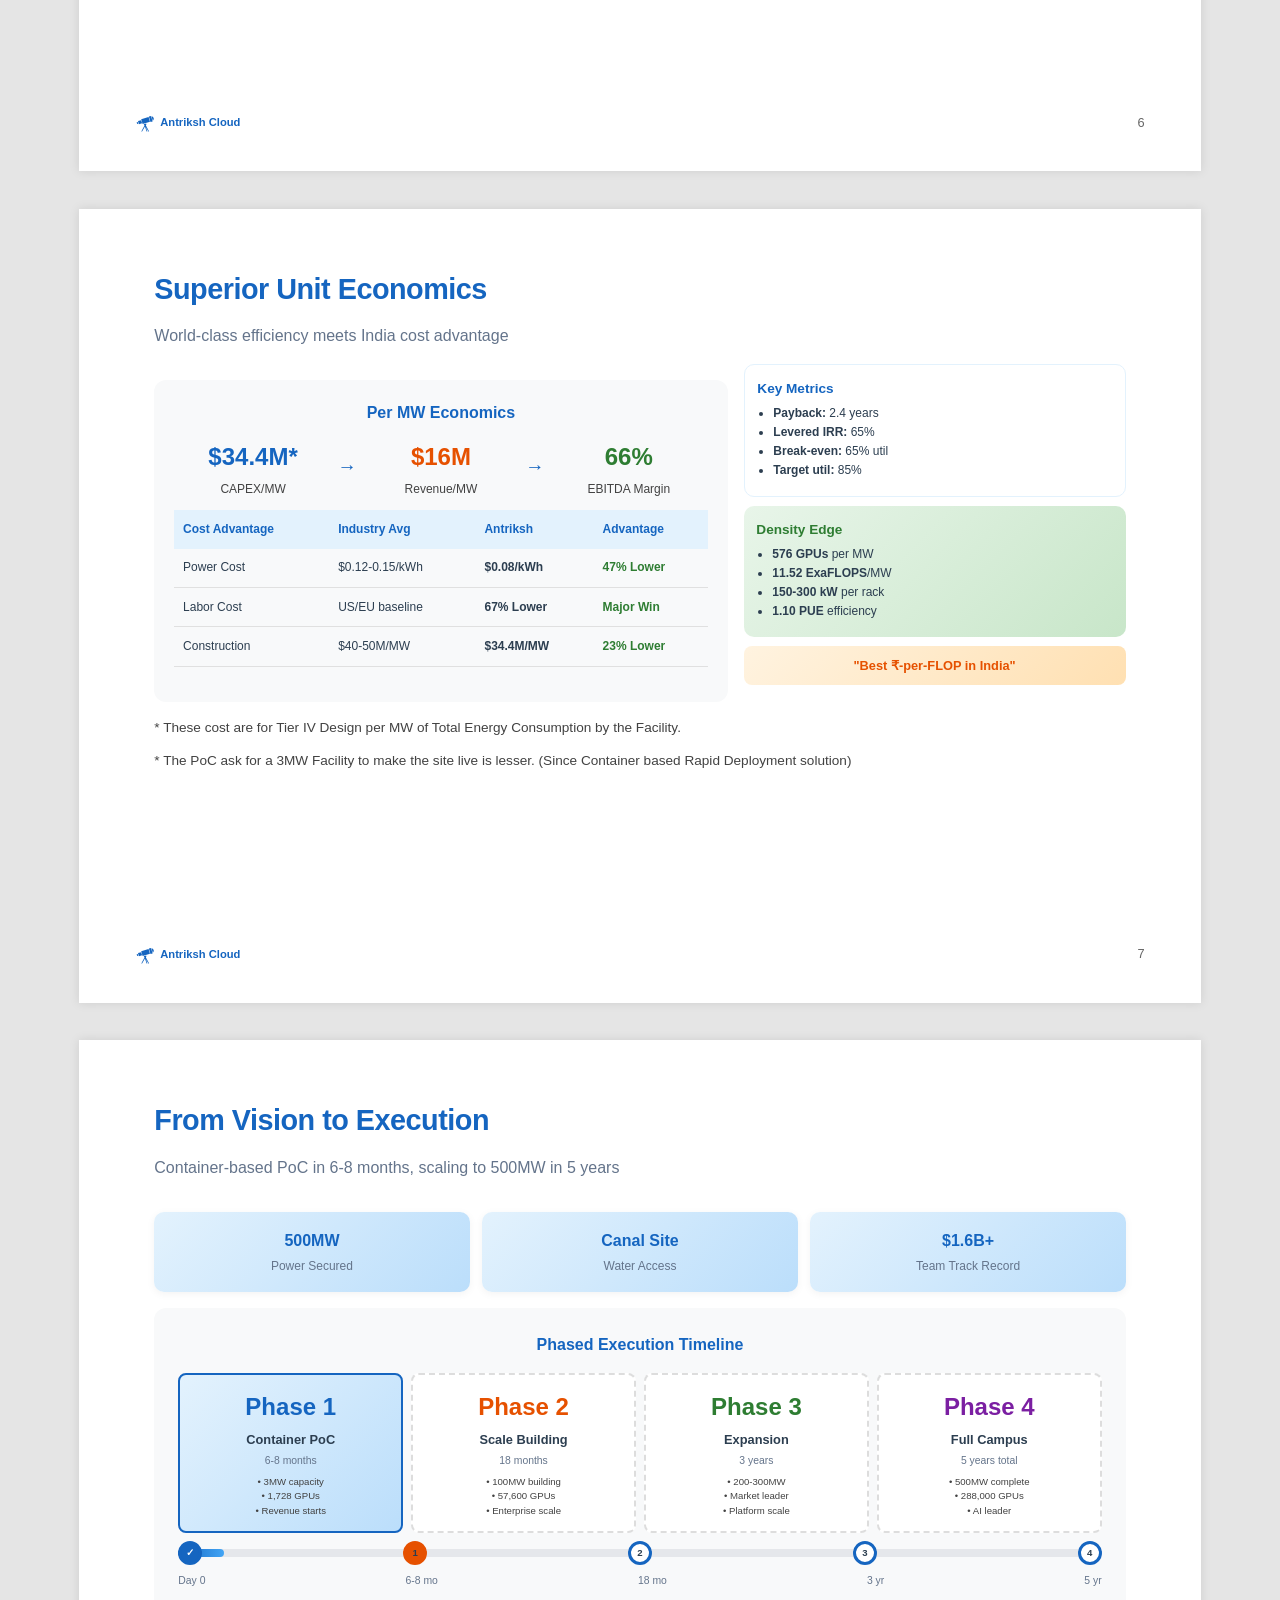
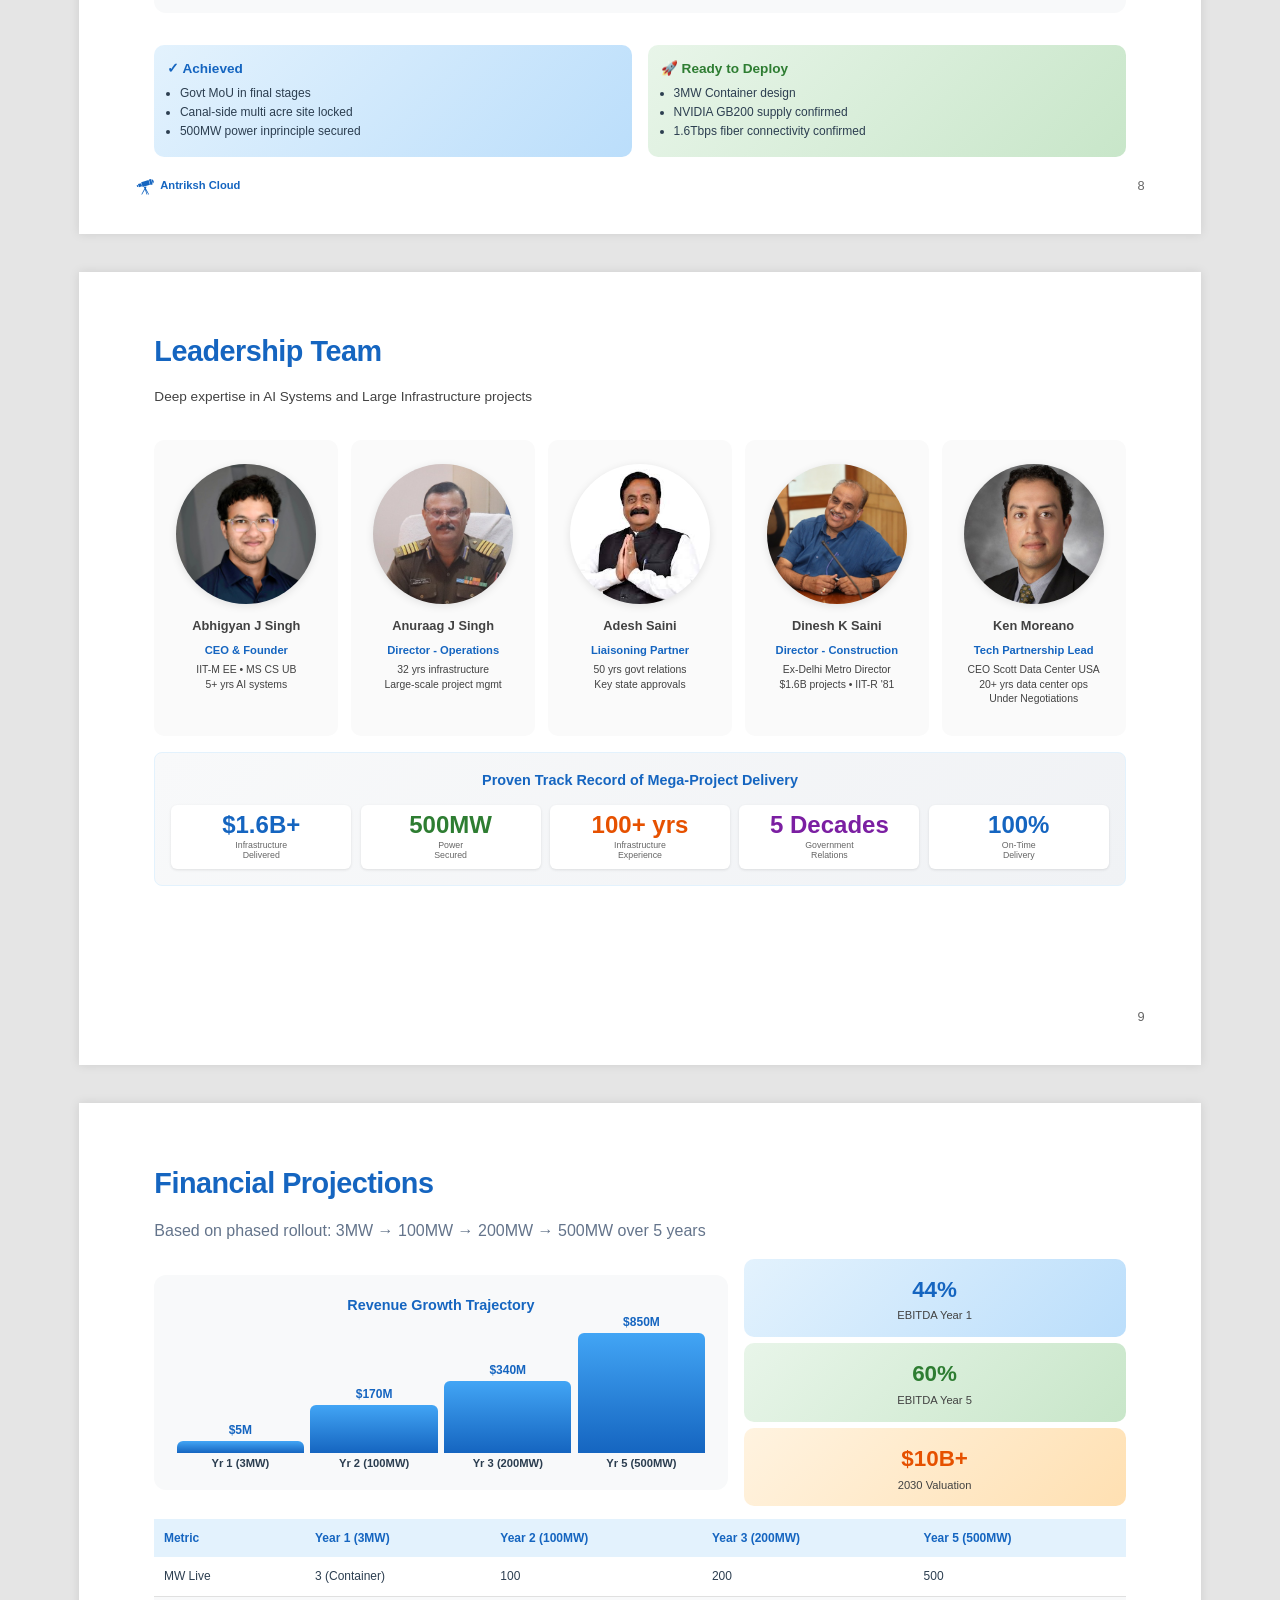
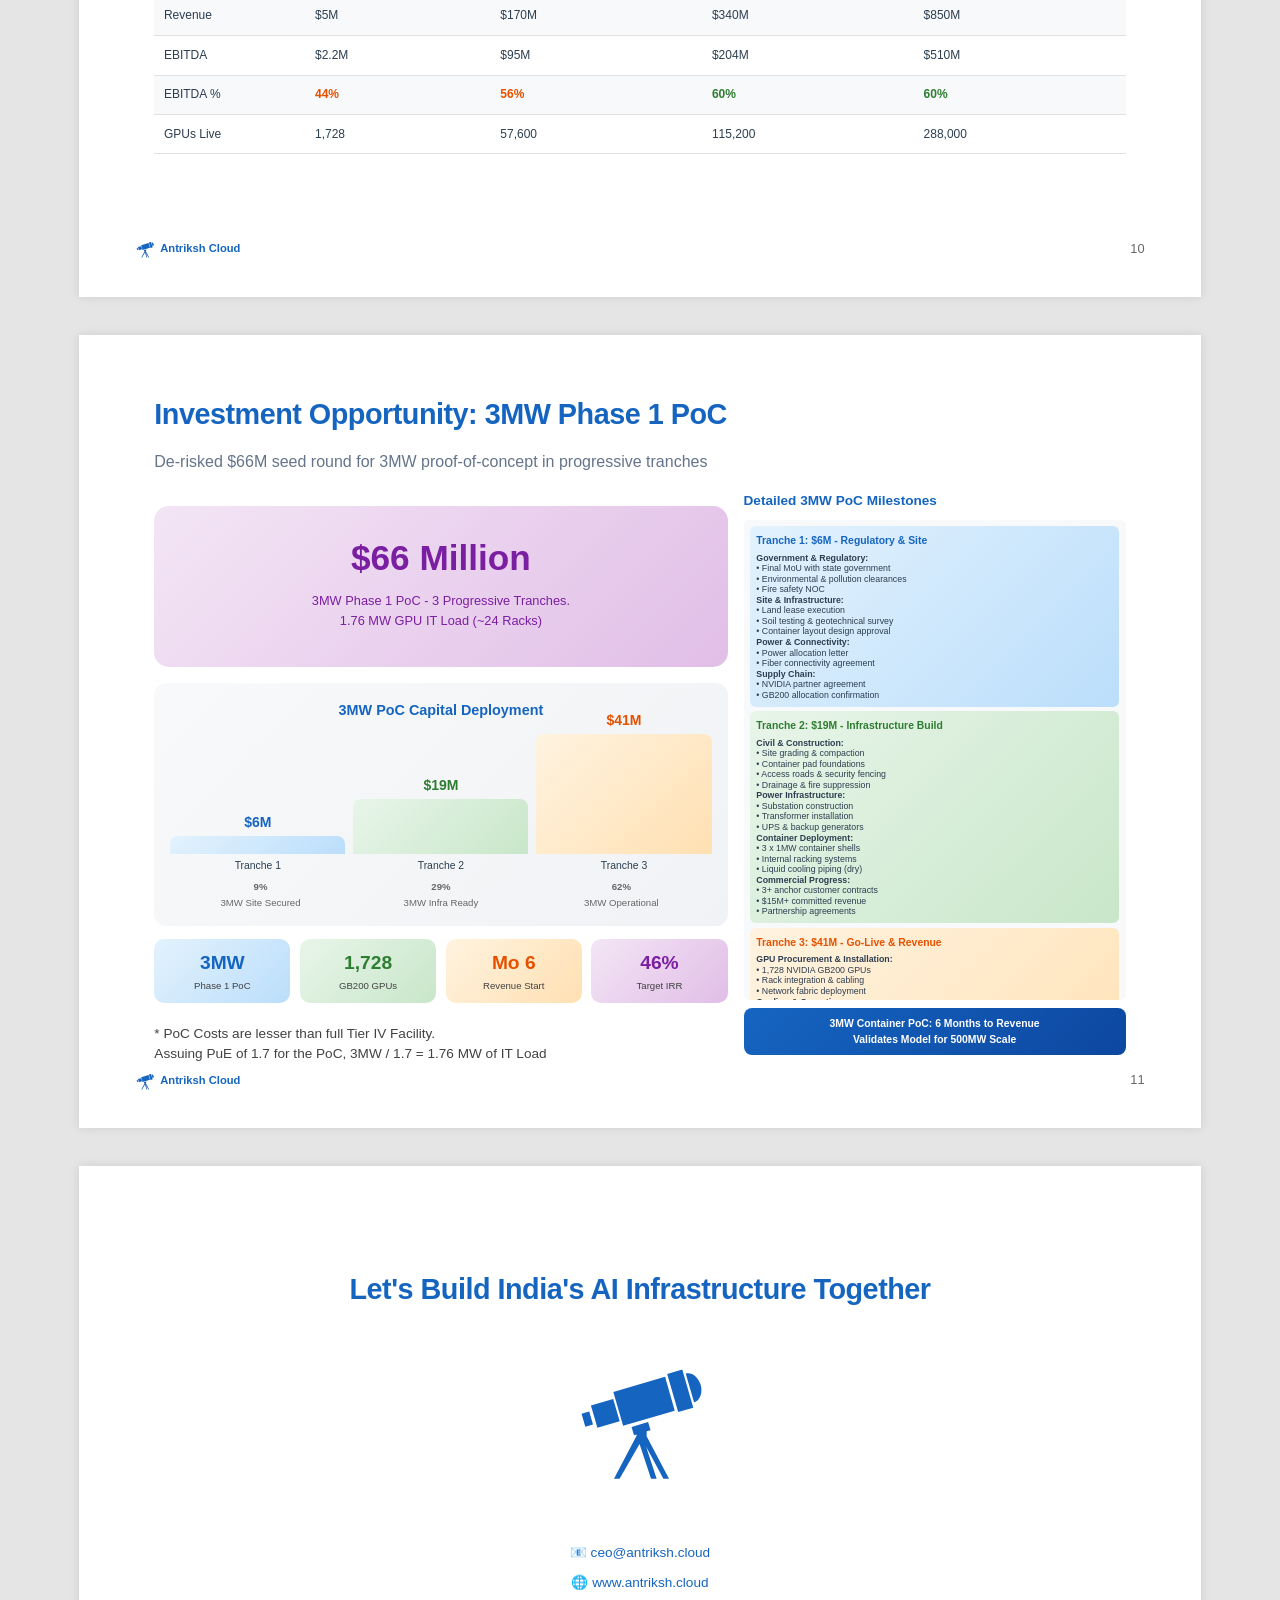
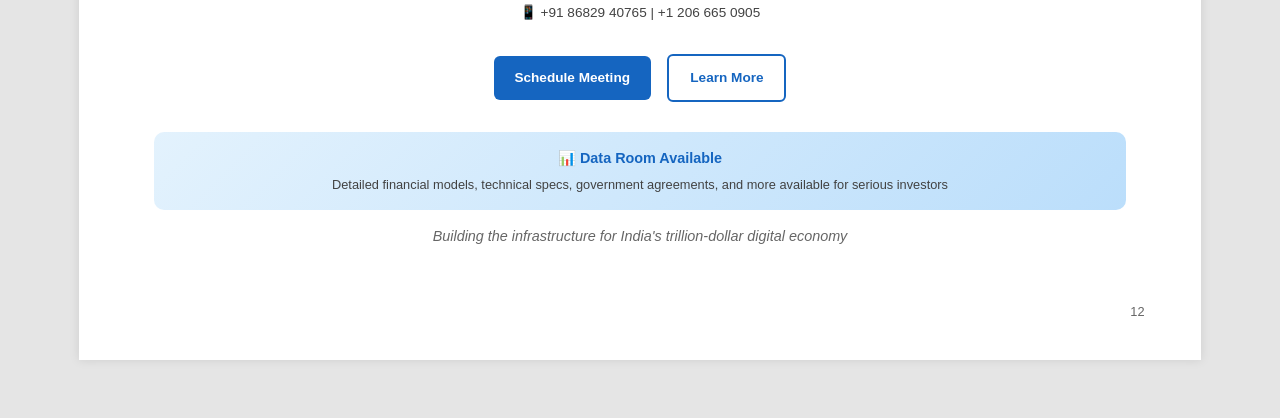
<file: Deck/index.html>
<!DOCTYPE html>
<html lang="en">
<head>
    <meta charset="UTF-8">
    <meta name="viewport" content="width=device-width, initial-scale=1.0">
    <title>Antriksh Cloud - Investor Pitch Deck</title>
    <style>
        /* Contact */
        .contact-info {
            text-align: center;
            margin-top: 1.5rem;
        }

        .contact-info p {
            font-size: 1rem;
            margin-bottom: 0.8rem;
        }

        .contact-info a {
            color: #1565c0;
            text-decoration: none;
            font-weight: 500;
        }

        .logo-placeholder {
            width: 140px;
            height: 140px;
            background: #e3f2fd;
            border-radius: 20px;
            margin: 1.5rem auto;
            display: flex;
            align-items: center;
            justify-content: center;
            padding: 15px;
        }
        
        .telescope-logo {
            width: 100%;
            height: 100%;
        }
        /* Leadership */
        .team-grid {
            display: grid;
            grid-template-columns: repeat(3, 1fr);
            gap: 1rem;
            margin-top: 1.5rem;
        }

        .team-member {
            text-align: center;
            background: #fafafa;
            padding: 1.5rem 0.8rem;
            border-radius: 10px;
        }

        .member-avatar {
            width: 80px;
            height: 80px;
            background: linear-gradient(135deg, #bbdefb 0%, #90caf9 100%);
            border-radius: 50%;
            margin: 0 auto 0.8rem;
            display: flex;
            align-items: center;
            justify-content: center;
            color: #1565c0;
            font-size: 1.5rem;
            font-weight: 700;
        }

        .team-member p {
            font-size: 0.75rem;
            margin: 0.3rem 0;
        }

        .website-cta {
            text-align: center;
            margin-top: auto;
            padding-bottom: 40px;
        }
        .learn-more-btn {
            display: inline-block;
            padding: 12px 35px;
            background: linear-gradient(135deg, #e3f2fd 0%, #bbdefb 100%);
            color: #1a1a2e;
            text-decoration: none;
            border-radius: 8px;
            font-weight: 600;
            font-size: 1.05em;
            transition: all 0.3s ease;
            border: 2px solid transparent;
        }

        .learn-more-btn:hover {
            background: transparent;
            color: black;
            transform: translateY(-2px);
        }
        * {
            margin: 0;
            padding: 0;
            box-sizing: border-box;
        }

        body {
            font-family: -apple-system, BlinkMacSystemFont, 'Segoe UI', Roboto, Oxygen, Ubuntu, Cantarell, sans-serif;
            line-height: 1.6;
            color: #2c3e50;
            background: #f5f5f5;
            font-size: 14px;
        }

        /* A4 Landscape Page Setup */
        .slide {
            width: 297mm;
            height: 210mm;
            margin: 0 auto 10mm auto;
            padding: 15mm 20mm;
            background: #ffffff;
            box-shadow: 0 0 10px rgba(0,0,0,0.1);
            display: flex;
            flex-direction: column;
            position: relative;
            page-break-after: always;
            page-break-inside: avoid;
            overflow: hidden;
        }
        
        .slide-content {
            flex: 1;
            display: flex;
            flex-direction: column;
            justify-content: flex-start;
        }
        
        .slide-number {
            position: absolute;
            bottom: 10mm;
            right: 15mm;
            font-size: 0.8rem;
            color: #666;
            font-weight: 500;
        }

        .company-logo {
            position: absolute;
            bottom: 10mm;
            left: 15mm;
            display: flex;
            align-items: center;
            gap: 0.3rem;
            color: #1565c0;
            font-size: 0.7rem;
            font-weight: 600;
        }

        .company-logo svg {
            width: 20px;
            height: 20px;
        }

        @media screen {
            body {
                background: #e5e5e5;
                padding: 20px 0;
            }
        }

        @media print {
            @page {
                size: A4 landscape;
                margin: 0;
            }
            
            body {
                margin: 0;
                padding: 0;
                background: white;
            }
            
            .slide {
                margin: 0;
                box-shadow: none;
                height: 210mm;
                width: 297mm;
                padding: 15mm 20mm;
            }
        }

        /* Title Slide */
        .slide-title {
            background: linear-gradient(135deg, #e3f2fd 0%, #bbdefb 100%);
            justify-content: center;
        }

        .slide-title .slide-content {
            text-align: center;
            justify-content: center;
        }

        .slide-title h1 {
            font-size: 3rem;
            font-weight: 800;
            margin-bottom: 1rem;
            color: #1565c0;
            letter-spacing: -1px;
        }

        .slide-title .tagline {
            font-size: 1.3rem;
            font-weight: 400;
            margin-bottom: 2rem;
            color: #424242;
        }

        .logo-main {
            width: 140px;
            height: 140px;
            margin: 1.5rem auto;
        }

        /* General Styles */
        h2 {
            font-size: 1.8rem;
            font-weight: 700;
            color: #1565c0;
            margin-bottom: 0.8rem;
            letter-spacing: -0.5px;
        }

        h3 {
            font-size: 1.1rem;
            font-weight: 600;
            color: #1565c0;
            margin-bottom: 0.6rem;
        }

        h4 {
            font-size: 0.9rem;
            font-weight: 600;
            margin-bottom: 0.4rem;
            color: #424242;
        }

        p {
            font-size: 0.85rem;
            margin-bottom: 0.8rem;
            color: #424242;
            line-height: 1.5;
        }

        .subtitle {
            font-size: 1rem;
            color: #64748b;
            margin-bottom: 1rem;
        }

        /* Key Stats Grid */
        .stats-grid {
            display: grid;
            grid-template-columns: repeat(3, 1fr);
            gap: 0.8rem;
            margin: 1rem 0;
        }

        .stat-box {
            background: linear-gradient(135deg, #e3f2fd 0%, #bbdefb 100%);
            padding: 1rem 0.8rem;
            border-radius: 10px;
            text-align: center;
            box-shadow: 0 2px 8px rgba(0,0,0,0.05);
        }

        .stat-box .number {
            font-size: 1.8rem;
            font-weight: 700;
            color: #1565c0;
            margin-bottom: 0.2rem;
        }

        .stat-box .label {
            font-size: 0.75rem;
            color: #64748b;
        }

        /* Problem Slide Specific */
        .comparison-visual {
            display: grid;
            grid-template-columns: 1fr 1fr;
            gap: 1rem;
            margin: 1rem 0;
        }

        .country-card {
            background: #f8f9fa;
            padding: 1.2rem;
            border-radius: 12px;
            text-align: center;
            position: relative;
        }

        .country-card.india {
            border: 2px solid #dc2626;
        }

        .country-card.usa {
            border: 2px solid #2e7d32;
        }

        .country-card.eu {
            border: 2px solid #1565c0;
        }

        .country-flag {
            font-size: 1.8rem;
            margin-bottom: 0.4rem;
        }

        .metric-comparison {
            margin: 0.6rem 0;
        }

        .metric-comparison .metric-name {
            font-size: 0.7rem;
            color: #64748b;
            margin-bottom: 0.2rem;
        }

        .metric-comparison .metric-value {
            font-size: 1.3rem;
            font-weight: 700;
        }

        /* Solution Visual */
        .solution-diagram {
            display: grid;
            grid-template-columns: repeat(4, 1fr);
            gap: 0.6rem;
            margin: 1rem 0;
        }

        .solution-item {
            background: linear-gradient(135deg, #e3f2fd 0%, #bbdefb 100%);
            padding: 0.8rem;
            border-radius: 10px;
            text-align: center;
        }

        .solution-icon {
            font-size: 1.6rem;
            margin-bottom: 0.3rem;
        }

        .solution-item h4 {
            font-size: 0.8rem;
            color: #1565c0;
        }

        .solution-item p {
            font-size: 0.65rem;
            margin: 0;
            color: #424242;
        }

        /* Business Model Visual */
        .dual-engine {
            display: grid;
            grid-template-columns: 1fr 1fr;
            gap: 1rem;
            margin: 1rem 0;
        }

        .engine-card {
            background: linear-gradient(135deg, #fff3e0 0%, #ffe0b2 100%);
            padding: 1.2rem;
            border-radius: 12px;
            box-shadow: 0 3px 10px rgba(0,0,0,0.08);
        }

        .engine-card h3 {
            color: #e65100;
            margin-bottom: 0.6rem;
            font-size: 1rem;
        }

        .engine-card p {
            font-size: 0.8rem;
            margin: 0.4rem 0;
            color: #424242;
        }

        .engine-card ul {
            font-size: 0.75rem;
            margin: 0.4rem 0;
            padding-left: 1rem;
        }

        /* Unit Economics Table */
        .economics-simple {
            background: #f8f9fa;
            border-radius: 12px;
            padding: 1.2rem;
            margin: 1rem 0;
        }

        .economics-flow {
            display: flex;
            align-items: center;
            justify-content: space-between;
            margin: 0.8rem 0;
        }

        .economics-item {
            text-align: center;
            flex: 1;
        }

        .economics-item h4 {
            font-size: 1.5rem;
            margin-bottom: 0.2rem;
        }

        .economics-item p {
            font-size: 0.75rem;
            margin: 0;
        }

        .economics-arrow {
            color: #1565c0;
            font-size: 1.2rem;
            margin: 0 0.3rem;
        }

        /* Team Grid Compact */
        .team-grid-compact {
            display: grid;
            grid-template-columns: repeat(5, 1fr);
            gap: 0.6rem;
            margin: 1rem 0;
        }

        .team-member-compact {
            text-align: center;
            background: #f8f9fa;
            padding: 0.8rem 0.4rem;
            border-radius: 10px;
        }

        .member-photo {
            width: 50px;
            height: 50px;
            background: linear-gradient(135deg, #e3f2fd 0%, #bbdefb 100%);
            border-radius: 50%;
            margin: 0 auto 0.4rem;
            display: flex;
            align-items: center;
            justify-content: center;
            font-size: 1.2rem;
            color: #1565c0;
            font-weight: 700;
            box-shadow: 0 2px 6px rgba(0,0,0,0.15);
            border: 2px solid #fff;
        }

        .member-photo.orange {
            background: linear-gradient(135deg, #fff3e0 0%, #ffe0b2 100%);
            color: #e65100;
        }

        .member-photo.green {
            background: linear-gradient(135deg, #e8f5e9 0%, #c8e6c9 100%);
            color: #2e7d32;
        }

        .member-photo.purple {
            background: linear-gradient(135deg, #f3e5f5 0%, #e1bee7 100%);
            color: #7b1fa2;
        }

        .member-photo.red {
            background: linear-gradient(135deg, #fee2e2 0%, #fecaca 100%);
            color: #dc2626;
        }

        .team-member-compact h4 {
            font-size: 0.75rem;
            margin-bottom: 0.2rem;
        }

        .team-member-compact p {
            font-size: 0.65rem;
            margin: 0.1rem 0;
        }

        /* Financial Chart Simple */
        .financial-chart {
            background: #f8f9fa;
            padding: 1.2rem;
            border-radius: 12px;
            margin: 1rem 0;
        }

        .chart-bars {
            display: flex;
            align-items: flex-end;
            justify-content: space-between;
            height: 120px;
            margin: 1rem 0;
        }

        .chart-bar {
            flex: 1;
            background: linear-gradient(to top, #1565c0, #42a5f5);
            margin: 0 0.2rem;
            border-radius: 6px 6px 0 0;
            position: relative;
        }

        .chart-label {
            position: absolute;
            bottom: -20px;
            left: 0;
            right: 0;
            text-align: center;
            font-size: 0.7rem;
            font-weight: 600;
        }

        .chart-value {
            position: absolute;
            top: -20px;
            left: 0;
            right: 0;
            text-align: center;
            font-size: 0.75rem;
            font-weight: 700;
            color: #1565c0;
        }

        /* Investment Box */
        .investment-highlight {
            background: linear-gradient(135deg, #f3e5f5 0%, #e1bee7 100%);
            border-radius: 15px;
            padding: 1.5rem;
            text-align: center;
            margin: 1rem 0;
        }

        .investment-amount {
            font-size: 2.5rem;
            font-weight: 800;
            color: #7b1fa2;
            margin-bottom: 0.3rem;
        }

        /* Buttons */
        .cta-button {
            background: #1565c0;
            color: white;
            padding: 0.7rem 1.3rem;
            border-radius: 6px;
            text-decoration: none;
            font-weight: 600;
            display: inline-block;
            margin: 0.4rem;
            font-size: 0.85rem;
        }

        /* Highlight Box */
        .highlight-box {
            background: linear-gradient(135deg, #fff3e0 0%, #ffe0b2 100%);
            padding: 1.2rem;
            border-radius: 12px;
            margin: 1rem 0;
            text-align: center;
        }

        .highlight-box h3 {
            color: #e65100;
            margin-bottom: 0.3rem;
            font-size: 1rem;
        }

        .highlight-box p {
            font-size: 0.8rem;
            margin: 0;
            color: #424242;
        }

        /* Quick Comparison Table */
        .quick-comparison {
            width: 100%;
            border-collapse: collapse;
            margin: 1rem 0;
            font-size: 0.75rem;
        }

        .quick-comparison th {
            background: #e3f2fd;
            padding: 0.6rem;
            text-align: left;
            font-weight: 600;
            color: #1565c0;
        }

        .quick-comparison td {
            padding: 0.6rem;
            border-bottom: 1px solid #e0e0e0;
        }

        .quick-comparison tr:nth-child(even) {
            background: #f8f9fa;
        }

        /* Page break utilities */
        .page-break {
            page-break-after: always;
        }

        .no-break {
            page-break-inside: avoid;
        }

        /* Why Win Box */
        .why-win-grid {
            display: grid;
            grid-template-columns: repeat(3, 1fr);
            gap: 0.8rem;
            margin: 1rem 0;
        }

        .win-card {
            background: linear-gradient(135deg, #e8f5e9 0%, #c8e6c9 100%);
            padding: 1.2rem;
            border-radius: 12px;
            text-align: center;
        }

        .win-number {
            font-size: 2rem;
            font-weight: 700;
            color: #2e7d32;
            margin-bottom: 0.2rem;
        }

        .win-label {
            font-size: 0.8rem;
            color: #424242;
        }

        /* Reduce spacing for landscape */
        ul {
            margin: 0.4rem 0;
            padding-left: 1rem;
        }

        li {
            margin-bottom: 0.2rem;
            font-size: 0.75rem;
            line-height: 1.3;
        }

        /* Compact lists */
        .compact-list {
            line-height: 1.3;
        }

        .compact-list li {
            margin-bottom: 0.15rem;
        }

        /* Code block */
        .code-demo {
            background: #1e293b;
            color: #e2e8f0;
            padding: 0.8rem;
            border-radius: 8px;
            font-family: monospace;
            font-size: 0.7rem;
            margin: 0.8rem 0;
        }

        /* Timeline styling */
        .timeline-container {
            position: relative;
            padding: 0 1rem;
            margin: 1rem 0;
        }

        .timeline-graphic {
            background: #f8f9fa;
            border-radius: 12px;
            padding: 1.5rem;
            margin: 1rem 0;
        }

        .timeline-phases {
            display: grid;
            grid-template-columns: repeat(4, 1fr);
            gap: 0.5rem;
            margin-bottom: 1rem;
        }

        .phase-box {
            text-align: center;
            padding: 0.8rem 0.5rem;
            border-radius: 8px;
            position: relative;
        }

        .phase-box.active {
            background: linear-gradient(135deg, #e3f2fd 0%, #bbdefb 100%);
            border: 2px solid #1565c0;
        }

        .phase-box.future {
            background: #ffffff;
            border: 2px dashed #ddd;
        }

        .phase-number {
            font-size: 1.5rem;
            font-weight: 700;
            margin-bottom: 0.2rem;
        }

        .phase-title {
            font-size: 0.8rem;
            font-weight: 600;
            margin-bottom: 0.2rem;
        }

        .phase-timeline {
            font-size: 0.65rem;
            color: #64748b;
        }

        /* TAM SAM SOM */
        .tam-sam-som {
            display: flex;
            align-items: center;
            justify-content: center;
            gap: 0.5rem;
            margin: 1rem 0;
        }

        .market-segment {
            text-align: center;
            padding: 0.8rem;
            border-radius: 10px;
            position: relative;
        }

        .market-segment.tam {
            background: linear-gradient(135deg, #e3f2fd 0%, #bbdefb 100%);
            padding: 1rem 1.5rem;
        }

        .market-segment.sam {
            background: linear-gradient(135deg, #e8f5e9 0%, #c8e6c9 100%);
            padding: 0.9rem 1.3rem;
        }

        .market-segment.som {
            background: linear-gradient(135deg, #fff3e0 0%, #ffe0b2 100%);
            padding: 0.8rem 1.1rem;
        }

        .market-label {
            font-size: 0.6rem;
            color: #64748b;
            margin-bottom: 0.2rem;
        }

        .market-value {
            font-size: 1.2rem;
            font-weight: 700;
            margin-bottom: 0.1rem;
        }

        .market-desc {
            font-size: 0.6rem;
            color: #64748b;
        }

        /* Progress bar for timeline */
        .progress-bar {
            width: 100%;
            height: 8px;
            background: #e5e7eb;
            border-radius: 4px;
            margin: 1rem 0;
            position: relative;
        }

        .progress-fill {
            height: 100%;
            background: linear-gradient(90deg, #1565c0 0%, #42a5f5 100%);
            border-radius: 4px;
            position: relative;
        }

        .progress-markers {
            position: absolute;
            top: -8px;
            left: 0;
            right: 0;
            display: flex;
            justify-content: space-between;
        }

        .progress-marker {
            width: 24px;
            height: 24px;
            background: white;
            border: 3px solid #1565c0;
            border-radius: 50%;
            display: flex;
            align-items: center;
            justify-content: center;
            font-size: 0.6rem;
            font-weight: bold;
        }

        .progress-marker.completed {
            background: #1565c0;
            color: white;
        }

        .progress-marker.current {
            background: #e65100;
            border-color: #e65100;
        }

        /* Executive Summary specific styles */
        .exec-summary-grid {
            display: grid;
            grid-template-columns: repeat(3, 1fr);
            gap: 0.8rem;
            margin: 1rem 0;
        }

        .exec-summary-item {
            background: linear-gradient(135deg, #f8f9fa 0%, #f0f2f5 100%);
            padding: 0.8rem;
            border-radius: 10px;
            border-left: 3px solid #1565c0;
        }

        .exec-summary-item h4 {
            color: #1565c0;
            font-size: 0.8rem;
            margin-bottom: 0.3rem;
        }

        .exec-summary-item p {
            font-size: 0.7rem;
            margin: 0;
            line-height: 1.4;
        }
        /* Title Slide */
        .slide-title {
            background: linear-gradient(135deg, #e3f2fd 0%, #bbdefb 100%);
        }

        .slide-title .slide-content {
            text-align: center;
            justify-content: center;
        }

        .slide-title h1 {
            font-size: 3rem;
            font-weight: 700;
            margin-bottom: 1rem;
            color: #1565c0;
            letter-spacing: -1px;
        }

        .slide-title .tagline {
            font-size: 1.3rem;
            font-weight: 400;
            margin-bottom: 2rem;
            color: #424242;
        }

        .slide-title .highlight {
            font-size: 1.8rem;
            font-weight: 600;
            color: #1565c0;
            margin: 2rem 0;
        }
    </style>

    <script>
        // Print functionality
        function printDeck() {
            window.print();
        }
        
        // Add keyboard navigation
        document.addEventListener('keydown', function(e) {
            if (e.key === 'p' || e.key === 'P') {
                printDeck();
            }
        });
        
        // Automatically assign slide numbers
        document.addEventListener('DOMContentLoaded', function() {
            const slides = document.querySelectorAll('.slide');
            
            slides.forEach((slide, index) => {
                // Skip the first slide (title slide)
                if (index === 0) return;
                
                // Check if slide already has a slide number element
                let slideNumber = slide.querySelector('.slide-number');
                
                // If not, create one
                if (!slideNumber) {
                    slideNumber = document.createElement('div');
                    slideNumber.className = 'slide-number';
                    slide.appendChild(slideNumber);
                }
                
                // Set the slide number (starting from 2 for the second slide)
                slideNumber.textContent = index + 1;
            });
        });
    </script>

</head>
<body>

    <div class="slide slide-title">
        <div class="slide-content">
            <h1>Antriksh Cloud</h1>
            <p class="tagline">India's 500 MW Sovereign AI GPU Cloud</p>
            <div class="logo-placeholder">
                <svg xmlns="http://www.w3.org/2000/svg" viewBox="56 48 58 48" preserveAspectRatio="xMidYMid meet">
                    <!-- Antriksh Cloud Logo -->
                    <g fill="#1565c0">
                        <!-- Bottom V-shaped element -->
                        <path d="M 83.582031 78.949219 L 83.582031 78.378906 L 82.519531 78.699219 L 81.492188 75.292969 L 88.347656 73.207031 L 89.378906 76.617188 L 87.746094 77.113281 L 87.746094 79.132812 L 97.023438 96.78125 L 94.695312 96.78125 L 87.535156 83.449219 L 91.894531 96.78125 L 89.570312 96.78125 L 84.8125 82.335938 L 76.539062 96.78125 L 74.214844 96.78125 L 83.582031 78.949219"/>
                        
                        <!-- Left square element -->
                        <path d="M 76.582031 72.972656 L 67.351562 75.664062 L 64.664062 66.371094 L 73.894531 63.679688 L 76.582031 72.972656"/>
                        
                        <!-- Small left connector -->
                        <path d="M 63.957031 68.878906 L 65.515625 74.277344 L 62.34375 75.203125 L 60.78125 69.804688 L 63.957031 68.878906"/>
                        
                        <!-- Top right curved element -->
                        <path d="M 110.128906 57.828125 C 111.085938 61.125 109.855469 64.378906 107.386719 65.097656 L 103.9375 53.160156 C 106.402344 52.445312 109.179688 54.53125 110.128906 57.828125"/>
                        
                        <!-- Right vertical element -->
                        <path d="M 102.507812 51.503906 L 107.066406 67.308594 L 100.808594 69.128906 L 96.273438 53.316406 L 102.507812 51.503906"/>
                        
                        <!-- Center parallelogram -->
                        <path d="M 73.949219 60.785156 L 95.382812 54.539062 L 99.394531 68.535156 L 77.992188 74.769531 L 73.949219 60.785156"/>
                    </g>
                </svg>
            </div>
            <p class="highlight">Building India's AI Infrastructure</p>
            <p style="color: #666; margin-top: 2rem;">Deep Tech</p>
            <p style="color: #666; margin-top: 2rem;">Investor Pitch Deck | 2025</p>
        </div>
    </div>


    <!-- Slide 2: Executive Summary -->
    <div class="slide">
        <div class="slide-content">
            <h2>Executive Summary</h2>
            <p class="subtitle">Building India's AI infrastructure leader at hyperscale</p>
            
            <div class="exec-summary-grid">
                <div class="exec-summary-item">
                    <h4>📊 The Opportunity</h4>
                    <p>• $41.7B market opportunity<br>
                    • India has 51x infrastructure gap vs US<br>
                    • 48% AI adoption but only 1-4% of global investment</p>
                </div>
                <div class="exec-summary-item">
                    <h4>🚀 Our Solution</h4>
                    <p>• 500MW liquid-cooled AI campus<br>
                    • 288,000 GPUs (6x any competitor)<br>
                    • Software-defined, 100% sovereign</p>
                </div>
                <div class="exec-summary-item">
                    <h4>💼 Business Model</h4>
                    <p>• GPU-as-a-Service (60%)<br>
                    • Sovereign cloud (25%)<br>
                    • Venture engine (10%)</p>
                </div>
            </div>
            
            <div class="exec-summary-grid" style="margin-top: 0.6rem;">
                <div class="exec-summary-item">
                    <h4>🏆 Competitive Edge</h4>
                    <p>• 40-50% cost advantage<br>
                    • 150-300kW per rack density<br>
                    • Strategic canal-side location</p>
                </div>
                <div class="exec-summary-item">
                    <h4>📈 Financial Highlights</h4>
                    <p>• 66% EBITDA margins<br>
                    • $850M revenue by Year 5<br>
                    • 2.4 year payback period</p>
                </div>
                <div class="exec-summary-item">
                    <h4>💰 Investment Ask</h4>
                    <p>• $66M round in 3 Tranches<br>
                    • 46% target IRR<br>
                    • Revenue in 6-8 months</p>
                </div>
            </div>
            
            <div style="background: linear-gradient(135deg, #e3f2fd 0%, #bbdefb 100%);  padding: 1rem; border-radius: 10px; text-align: center; margin-top: 1rem;">
                <h3 style=" margin-bottom: 0.4rem; font-size: 1rem;">The Bottom Line</h3>
                <p style="margin: 0; font-size: 0.85rem;">
                    <strong>500MW secured • Govt backing • GB200 allocation • Ready to build</strong><br>
                    First-mover advantage to become India's AI infrastructure champion
                </p>
            </div>

            <div class="website-cta">
               <a href="https://www.antriksh.cloud" target="_blank" class="learn-more-btn">
                   🌐 Learn more on our Website →
               </a>
            </div>

        </div>
        <div class="company-logo">
            <svg viewBox="56 48 58 48" preserveAspectRatio="xMidYMid meet">
                <g fill="#1565c0">
                    <path d="M 83.582031 78.949219 L 83.582031 78.378906 L 82.519531 78.699219 L 81.492188 75.292969 L 88.347656 73.207031 L 89.378906 76.617188 L 87.746094 77.113281 L 87.746094 79.132812 L 97.023438 96.78125 L 94.695312 96.78125 L 87.535156 83.449219 L 91.894531 96.78125 L 89.570312 96.78125 L 84.8125 82.335938 L 76.539062 96.78125 L 74.214844 96.78125 L 83.582031 78.949219"/>
                    <path d="M 76.582031 72.972656 L 67.351562 75.664062 L 64.664062 66.371094 L 73.894531 63.679688 L 76.582031 72.972656"/>
                    <path d="M 63.957031 68.878906 L 65.515625 74.277344 L 62.34375 75.203125 L 60.78125 69.804688 L 63.957031 68.878906"/>
                    <path d="M 110.128906 57.828125 C 111.085938 61.125 109.855469 64.378906 107.386719 65.097656 L 103.9375 53.160156 C 106.402344 52.445312 109.179688 54.53125 110.128906 57.828125"/>
                    <path d="M 102.507812 51.503906 L 107.066406 67.308594 L 100.808594 69.128906 L 96.273438 53.316406 L 102.507812 51.503906"/>
                    <path d="M 73.949219 60.785156 L 95.382812 54.539062 L 99.394531 68.535156 L 77.992188 74.769531 L 73.949219 60.785156"/>
                </g>
            </svg>
            <span>Antriksh Cloud</span>
        </div>
    </div>

    <!-- Slide 3: Problem & Opportunity -->
    <div class="slide">
        <div class="slide-content">
            <h2>India: Maximum Demand, Minimum Supply</h2>
            <p class="subtitle">$41.7B opportunity in India's AI infrastructure gap</p>
            
            <div style="display: grid; grid-template-columns: 2fr 1fr; gap: 0.8rem;">
                <div>
                    <div class="comparison-visual" style="grid-template-columns: repeat(3, 1fr);">
                        <div class="country-card india">
                            <div class="country-flag">🇮🇳</div>
                            <h3 style="font-size: 0.9rem;">India</h3>
                            <div class="metric-comparison">
                                <div class="metric-name">AI Adoption Rate</div>
                                <div class="metric-value" style="color: #2e7d32;">48%</div>
                            </div>
                            <div class="metric-comparison">
                                <div class="metric-name">DC per Million Users</div>
                                <div class="metric-value" style="color: #dc2626;">1 MW</div>
                            </div>
                        </div>
                        <div class="country-card usa">
                            <div class="country-flag">🇺🇸</div>
                            <h3 style="font-size: 0.9rem;">USA</h3>
                            <div class="metric-comparison">
                                <div class="metric-name">AI Adoption Rate</div>
                                <div class="metric-value" style="color: #64748b;">22%</div>
                            </div>
                            <div class="metric-comparison">
                                <div class="metric-name">DC per Million Users</div>
                                <div class="metric-value" style="color: #2e7d32;">51 MW</div>
                            </div>
                        </div>
                        <div class="country-card eu">
                            <div class="country-flag">🇪🇺</div>
                            <h3 style="font-size: 0.9rem;">EU</h3>
                            <div class="metric-comparison">
                                <div class="metric-name">AI Adoption Rate</div>
                                <div class="metric-value" style="color: #64748b;">32%</div>
                            </div>
                            <div class="metric-comparison">
                                <div class="metric-name">DC per Million Users</div>
                                <div class="metric-value" style="color: #2e7d32;">28 MW</div>
                            </div>
                        </div>
                    </div>
                    
                    <div style="background: linear-gradient(135deg, #fee2e2 0%, #fecaca 100%); padding: 0.8rem; border-radius: 10px; margin-top: 0.6rem;">
                        <p style="font-size: 0.75rem; margin: 0; text-align: center;"><strong>Critical Gap:</strong> India leads in AI adoption but has 51x less infrastructure than US, 28x less than EU</p>
                    </div>
                </div>
                
                <div>
                    <div class="highlight-box" style="margin: 0;">
                        <h3>51x Gap = $41.7B</h3>
                        <p style="font-size: 0.75rem;">• 90%+ demand foreign<br>
                        • India gets 1-4% investment<br>
                        • GPU cloud 10x growth</p>
                    </div>
                    
                    <div class="stats-grid" style="grid-template-columns: 1fr; gap: 0.4rem; margin-top: 0.6rem;">
                        <div class="stat-box" style="padding: 0.6rem;">
                            <div class="number" style="font-size: 1.3rem;">2.2x</div>
                            <div class="label" style="font-size: 0.65rem;">Higher AI adoption</div>
                        </div>
                        <div class="stat-box" style="padding: 0.6rem;">
                            <div class="number" style="font-size: 1.3rem;">100:1</div>
                            <div class="label" style="font-size: 0.65rem;">US vs India invest</div>
                        </div>
                        <div class="stat-box" style="padding: 0.6rem;">
                            <div class="number" style="font-size: 1.3rem;">30%</div>
                            <div class="label" style="font-size: 0.65rem;">Market CAGR</div>
                        </div>
                    </div>
                </div>
            </div>
        </div>
        <div class="company-logo">
            <svg viewBox="56 48 58 48" preserveAspectRatio="xMidYMid meet">
                <g fill="#1565c0">
                    <path d="M 83.582031 78.949219 L 83.582031 78.378906 L 82.519531 78.699219 L 81.492188 75.292969 L 88.347656 73.207031 L 89.378906 76.617188 L 87.746094 77.113281 L 87.746094 79.132812 L 97.023438 96.78125 L 94.695312 96.78125 L 87.535156 83.449219 L 91.894531 96.78125 L 89.570312 96.78125 L 84.8125 82.335938 L 76.539062 96.78125 L 74.214844 96.78125 L 83.582031 78.949219"/>
                    <path d="M 76.582031 72.972656 L 67.351562 75.664062 L 64.664062 66.371094 L 73.894531 63.679688 L 76.582031 72.972656"/>
                    <path d="M 63.957031 68.878906 L 65.515625 74.277344 L 62.34375 75.203125 L 60.78125 69.804688 L 63.957031 68.878906"/>
                    <path d="M 110.128906 57.828125 C 111.085938 61.125 109.855469 64.378906 107.386719 65.097656 L 103.9375 53.160156 C 106.402344 52.445312 109.179688 54.53125 110.128906 57.828125"/>
                    <path d="M 102.507812 51.503906 L 107.066406 67.308594 L 100.808594 69.128906 L 96.273438 53.316406 L 102.507812 51.503906"/>
                    <path d="M 73.949219 60.785156 L 95.382812 54.539062 L 99.394531 68.535156 L 77.992188 74.769531 L 73.949219 60.785156"/>
                </g>
            </svg>
            <span>Antriksh Cloud</span>
        </div>
    </div>

    <!-- Slide 4: Solution -->
    <div class="slide">
        <div class="slide-content">
            <h2>Solution: Liquid-Cooled Software-Defined AI GPU Data Center</h2>
            <p class="subtitle">Leapfrogging traditional DCs with 150kW+ per rack design (expandable to 300kW)</p>
            
            <div style="display: grid; grid-template-columns: 5fr 2fr; gap: 1rem;">
                <div>
                    <div class="solution-diagram">
                        <div class="solution-item">
                            <div class="solution-icon">🏗️</div>
                            <h4>500MW Scale</h4>
                            <p>288K GPUs<br>6x any rival</p>
                        </div>
                        <div class="solution-item">
                            <div class="solution-icon">💧</div>
                            <h4>Liquid Cooled</h4>
                            <p>150-300kW/rack<br>vs 20-30kW avg</p>
                        </div>
                        <div class="solution-item">
                            <div class="solution-icon">🛡️</div>
                            <h4>100% Sovereign</h4>
                            <p>Data stays India<br>CERT-In ready</p>
                        </div>
                        <div class="solution-item">
                            <div class="solution-icon">📍</div>
                            <h4>Strategic Site</h4>
                            <p>Canal water<br>5-30ms latency</p>
                        </div>
                    </div>
                    
                    <table class="quick-comparison" style="margin-top: 0.8rem; font-size: 0.7rem;">
                        <thead>
                            <tr>
                                <th>Comparison</th>
                                <th>Traditional DCs</th>
                                <th>Antriksh Cloud</th>
                            </tr>
                        </thead>
                        <tbody>
                            <tr>
                                <td>Rack Density</td>
                                <td>20-30kW (air-cooled)</td>
                                <td style="color: #2e7d32; font-weight: 600;">✓ 150kW+ (liquid-cooled)</td>
                            </tr>
                            <tr>
                                <td>Infrastructure</td>
                                <td>Hardware-defined</td>
                                <td style="color: #2e7d32; font-weight: 600;">✓ Software-defined</td>
                            </tr>
                            <tr>
                                <td>Cooling</td>
                                <td>Air-cooled, throttles</td>
                                <td style="color: #2e7d32; font-weight: 600;">✓ Direct-to-chip liquid</td>
                            </tr>
                            <tr>
                                <td>AI Focus</td>
                                <td>Mixed workloads</td>
                                <td style="color: #2e7d32; font-weight: 600;">✓ 100% AI-only</td>
                            </tr>
                        </tbody>
                    </table>
                </div>
                
                <div style="background: linear-gradient(135deg, #e8f5e9 0%, #c8e6c9 100%); padding: 1rem; border-radius: 12px;">
                    <h3 style="color: #2e7d32; font-size: 0.9rem;">Deploy in Seconds</h3>
                    <div class="code-demo">
                        <pre style="margin: 0;">from antriksh import GPU
cluster = GPU.create(
  region="delhi-1", 
  gpus=8, 
  type="GB200"
)
model = cluster.deploy("llama-70b")</pre>
                    </div>
                    <div style="margin-top: 0.6rem;">
                        <h4 style="font-size: 0.8rem; color: #2e7d32;">Key Advantages:</h4>
                        <p style="font-size: 0.7rem; margin: 0.2rem 0;">
                            ✓ 15 min to first GPU<br>
                            ✓ Multi-cloud native<br>
                            ✓ Zero egress fees<br>
                            ✓ INR billing, 40% cheaper<br>
                            ✓ PUE < 1.10 efficiency
                        </p>
                    </div>
                </div>
            </div>
        </div>
        <div class="company-logo">
            <svg viewBox="56 48 58 48" preserveAspectRatio="xMidYMid meet">
                <g fill="#1565c0">
                    <path d="M 83.582031 78.949219 L 83.582031 78.378906 L 82.519531 78.699219 L 81.492188 75.292969 L 88.347656 73.207031 L 89.378906 76.617188 L 87.746094 77.113281 L 87.746094 79.132812 L 97.023438 96.78125 L 94.695312 96.78125 L 87.535156 83.449219 L 91.894531 96.78125 L 89.570312 96.78125 L 84.8125 82.335938 L 76.539062 96.78125 L 74.214844 96.78125 L 83.582031 78.949219"/>
                    <path d="M 76.582031 72.972656 L 67.351562 75.664062 L 64.664062 66.371094 L 73.894531 63.679688 L 76.582031 72.972656"/>
                    <path d="M 63.957031 68.878906 L 65.515625 74.277344 L 62.34375 75.203125 L 60.78125 69.804688 L 63.957031 68.878906"/>
                    <path d="M 110.128906 57.828125 C 111.085938 61.125 109.855469 64.378906 107.386719 65.097656 L 103.9375 53.160156 C 106.402344 52.445312 109.179688 54.53125 110.128906 57.828125"/>
                    <path d="M 102.507812 51.503906 L 107.066406 67.308594 L 100.808594 69.128906 L 96.273438 53.316406 L 102.507812 51.503906"/>
                    <path d="M 73.949219 60.785156 L 95.382812 54.539062 L 99.394531 68.535156 L 77.992188 74.769531 L 73.949219 60.785156"/>
                </g>
            </svg>
            <span>Antriksh Cloud</span>
        </div>
    </div>

    <!-- Slide 5: Why Now -->
    <div class="slide">
        <div class="slide-content">
            <h2>Why Now: Perfect Timing</h2>
            <p class="subtitle">Three mega-trends creating a $41.7B opportunity window</p>
            
            <div style="display: grid; grid-template-columns: repeat(3, 1fr); gap: 0.6rem; margin-bottom: 0.8rem;">
                <!-- Global GPU Explosion -->
                <div style="background: linear-gradient(135deg, #e3f2fd 0%, #bbdefb 100%); padding: 0.8rem; border-radius: 10px; box-shadow: 0 2px 8px rgba(0,0,0,0.1);">
                    <div style="text-align: center; margin-bottom: 0.4rem;">
                        <div style="font-size: 1.5rem;">🌍</div>
                        <h3 style="color: #1565c0; font-size: 0.85rem; margin: 0;">Global GPU Boom</h3>
                    </div>
                    <div style="display: grid; grid-template-columns: 1fr 1fr; gap: 0.3rem; text-align: center;">
                        <div style="background: rgba(255,255,255,0.7); padding: 0.3rem; border-radius: 6px;">
                            <div style="font-size: 1rem; font-weight: 700; color: #1565c0;">10x</div>
                            <div style="font-size: 0.55rem;">Growth</div>
                        </div>
                        <div style="background: rgba(255,255,255,0.7); padding: 0.3rem; border-radius: 6px;">
                            <div style="font-size: 1rem; font-weight: 700; color: #1565c0;">$500B</div>
                            <div style="font-size: 0.55rem;">Capital</div>
                        </div>
                    </div>
                    <p style="font-size: 0.65rem; margin: 0.3rem 0 0 0; text-align: center;">CoreWeave: $80B<br>Specialists win 80%</p>
                </div>
                
                <!-- India's AI Moment -->
                <div style="background: linear-gradient(135deg, #e8f5e9 0%, #c8e6c9 100%); padding: 0.8rem; border-radius: 10px; box-shadow: 0 2px 8px rgba(0,0,0,0.1);">
                    <div style="text-align: center; margin-bottom: 0.4rem;">
                        <div style="font-size: 1.5rem;">🇮🇳</div>
                        <h3 style="color: #2e7d32; font-size: 0.85rem; margin: 0;">India Ready</h3>
                    </div>
                    <div style="display: grid; grid-template-columns: 1fr 1fr; gap: 0.3rem; text-align: center;">
                        <div style="background: rgba(255,255,255,0.7); padding: 0.3rem; border-radius: 6px;">
                            <div style="font-size: 1rem; font-weight: 700; color: #2e7d32;">Max AI Adoption</div>
                            <!-- <div style="font-size: 0.55rem;">48%</div> -->
                        </div>
                        <div style="background: rgba(255,255,255,0.7); padding: 0.3rem; border-radius: 6px;">
                            <div style="font-size: 0.8rem; font-weight: 700; color: #2e7d32;">National Priority Infra Status</div>
                            <!-- <div style="font-size: 0.55rem;">National Priority Infra Status</div> -->
                        </div>
                    </div>
                    <p style="font-size: 0.65rem; margin: 0.3rem 0 0 0; text-align: center;">Export ban lifted<br>Data sovereignty</p>
                </div>
                
                <!-- Market White Space -->
                <div style="background: linear-gradient(135deg, #fff3e0 0%, #ffe0b2 100%); padding: 0.8rem; border-radius: 10px; box-shadow: 0 2px 8px rgba(0,0,0,0.1);">
                    <div style="text-align: center; margin-bottom: 0.4rem;">
                        <div style="font-size: 1.5rem;">📈</div>
                        <h3 style="color: #e65100; font-size: 0.85rem; margin: 0;">Market Gap</h3>
                    </div>
                    <div style="display: grid; grid-template-columns: 1fr 1fr; gap: 0.3rem; text-align: center;">
                        <div style="background: rgba(255,255,255,0.7); padding: 0.3rem; border-radius: 6px;">
                            <div style="font-size: 1rem; font-weight: 700; color: #e65100;"><50K</div>
                            <div style="font-size: 0.55rem;">GPUs</div>
                        </div>
                        <div style="background: rgba(255,255,255,0.7); padding: 0.3rem; border-radius: 6px;">
                            <div style="font-size: 1rem; font-weight: 700; color: #e65100;">$72M</div>
                            <div style="font-size: 0.55rem;">E2E Val</div>
                        </div>
                    </div>
                    <p style="font-size: 0.65rem; margin: 0.3rem 0 0 0; text-align: center;">No player >100MW<br>Wide open market</p>
                </div>
            </div>
            
            <!-- Investment Paradox and Market Funnel -->
            <div style="display: grid; grid-template-columns: 1fr 1fr; gap: 0.8rem;">
                <!-- Investment Paradox -->
                <div style="background: linear-gradient(135deg, #fee2e2 0%, #fecaca 100%); padding: 0.8rem; border-radius: 10px; text-align: center;">
                    <h4 style="color: #dc2626; margin-bottom: 0.4rem; font-size: 0.85rem;">⚠️ The Investment Paradox</h4>
                    <div style="display: flex; justify-content: space-around; align-items: center;">
                        <div>
                            <div style="font-size: 1.8rem; font-weight: 700; color: #dc2626;">48%</div>
                            <div style="font-size: 0.6rem; color: #7f1d1d;">AI Adoption</div>
                        </div>
                        <div style="font-size: 1.5rem; color: #dc2626;">→</div>
                        <div>
                            <div style="font-size: 1.8rem; font-weight: 700; color: #dc2626;"><1%</div>
                            <div style="font-size: 0.6rem; color: #7f1d1d;">of Investment</div>
                        </div>
                    </div>
                    <p style="margin: 0.4rem 0 0 0; font-size: 0.7rem; font-weight: 600;">Maximum demand + Minimum supply = Massive opportunity</p>
                </div>
                
                <!-- Market Funnel -->
                <div style="background: #f8f9fa; padding: 0.8rem; border-radius: 10px;">
                    <h4 style="text-align: center; color: #1565c0; margin-bottom: 0.5rem; font-size: 1rem;">🎯 Current Market Size in 2025</h4>
                    <div style="display: flex; align-items: center; justify-content: space-between;">
                        <div style="text-align: center; flex: 1;">
                            <div style="font-size: 1rem; color: #64748b;">TAM</div>
                            <div style="font-size: 1rem; font-weight: 700; color: #1565c0;">$757B</div>
                        </div>
                        <div style="color: #cbd5e1;">→</div>
                        <div style="text-align: center; flex: 1;">
                            <div style="font-size: 1rem; color: #64748b;">APAC</div>
                            <div style="font-size: 1rem; font-weight: 700; color: #1565c0;">$227B</div>
                        </div>
                        <div style="color: #cbd5e1;">→</div>
                        <div style="text-align: center; flex: 1;">
                            <div style="font-size: 1rem; color: #64748b;">India</div>
                            <div style="font-size: 1rem; font-weight: 700; color: #2e7d32;">$41.7B</div>
                        </div>
                        <div style="color: #cbd5e1;">→</div>
                        <div style="text-align: center; flex: 1;">
                            <div style="font-size: 1rem; color: #64748b;">Target</div>
                            <div style="font-size: 1rem; font-weight: 700; color: #e65100;">$12.5B</div>
                        </div>
                    </div>
                </div>
            </div>
            
            <!-- Call to Action -->
            <div style="background: linear-gradient(135deg, #1565c0 0%, #0d47a1 100%); color: white; padding: 0.8rem; border-radius: 10px; text-align: center; margin-top: 0.8rem;">
                <h3 style="color: white; margin-bottom: 0.3rem; font-size: 1rem;">🚀 The Window is Open NOW</h3>
                <p style="margin: 0; color: white; font-size: 0.8rem;">First sovereign AI infrastructure player at scale wins the entire $41.7B market</p>
            </div>
        </div>
        <div class="company-logo">
            <svg viewBox="56 48 58 48" preserveAspectRatio="xMidYMid meet">
                <g fill="#1565c0">
                    <path d="M 83.582031 78.949219 L 83.582031 78.378906 L 82.519531 78.699219 L 81.492188 75.292969 L 88.347656 73.207031 L 89.378906 76.617188 L 87.746094 77.113281 L 87.746094 79.132812 L 97.023438 96.78125 L 94.695312 96.78125 L 87.535156 83.449219 L 91.894531 96.78125 L 89.570312 96.78125 L 84.8125 82.335938 L 76.539062 96.78125 L 74.214844 96.78125 L 83.582031 78.949219"/>
                    <path d="M 76.582031 72.972656 L 67.351562 75.664062 L 64.664062 66.371094 L 73.894531 63.679688 L 76.582031 72.972656"/>
                    <path d="M 63.957031 68.878906 L 65.515625 74.277344 L 62.34375 75.203125 L 60.78125 69.804688 L 63.957031 68.878906"/>
                    <path d="M 110.128906 57.828125 C 111.085938 61.125 109.855469 64.378906 107.386719 65.097656 L 103.9375 53.160156 C 106.402344 52.445312 109.179688 54.53125 110.128906 57.828125"/>
                    <path d="M 102.507812 51.503906 L 107.066406 67.308594 L 100.808594 69.128906 L 96.273438 53.316406 L 102.507812 51.503906"/>
                    <path d="M 73.949219 60.785156 L 95.382812 54.539062 L 99.394531 68.535156 L 77.992188 74.769531 L 73.949219 60.785156"/>
                </g>
            </svg>
            <span>Antriksh Cloud</span>
        </div>
    </div>

    <!-- Slide 6: Business Model -->
    <div class="slide">
        <div class="slide-content">
            <h2>Dual-Engine Business Model</h2>
            <p class="subtitle">Two synergistic engines driving exponential value creation</p>
            
            <div style="display: grid; grid-template-columns: 2fr 1fr; gap: 1rem;">
                <div class="dual-engine">
                    <div class="engine-card">
                        <h3>🏗️ Infrastructure Engine</h3>
                        <p style="font-weight: 600; font-size: 0.85rem;">Predictable Cash Flow</p>
                        <ul style="margin: 0.3rem 0; padding-left: 1rem;">
                            <li>On-demand GPU cloud</li>
                            <li>Reserved instances</li>
                            <li>Managed private cloud</li>
                            <li>Sovereign SaaS hosting</li>
                        </ul>
                        <div style="background: rgba(255,255,255,0.5); padding: 0.6rem; border-radius: 8px; margin-top: 0.6rem;">
                            <p style="margin: 0; font-weight: 600; font-size: 0.7rem;">Target: 85% contracted</p>
                            <p style="margin: 0; font-size: 0.7rem;">Margin: 66% EBITDA</p>
                        </div>
                    </div>
                    <div class="engine-card">
                        <h3>🚀 Venture Engine</h3>
                        <p style="font-weight: 600; font-size: 0.85rem;">Exponential Upside</p>
                        <ul style="margin: 0.3rem 0; padding-left: 1rem;">
                            <li>GPU hours → equity</li>
                            <li>Portfolio 50+ startups</li>
                            <li>Strategic partnerships</li>
                            <li>Exit: 10-100x</li>
                        </ul>
                        <div style="background: rgba(255,255,255,0.5); padding: 0.6rem; border-radius: 8px; margin-top: 0.6rem;">
                            <p style="margin: 0; font-weight: 600; font-size: 0.7rem;">Target: 10% capacity</p>
                            <p style="margin: 0; font-size: 0.7rem;">Returns: 25-100x</p>
                        </div>
                    </div>
                </div>
                
                <div>
                    <h3 style="text-align: center; color: #1565c0; font-size: 0.9rem; margin-bottom: 0.6rem;">Revenue Mix</h3>
                    <div style="background: linear-gradient(135deg, #e3f2fd 0%, #bbdefb 100%); padding: 0.8rem; border-radius: 10px; text-align: center; margin-bottom: 0.4rem;">
                        <h4 style="color: #1565c0; font-size: 1.5rem; margin: 0;">60%</h4>
                        <p style="margin: 0.2rem 0 0 0; font-weight: 600; font-size: 0.7rem;">GPU-as-a-Service</p>
                        <p style="margin: 0; font-size: 0.65rem; color: #64748b;">60% discounted - hyperscalers</p>
                    </div>
                    <div style="background: linear-gradient(135deg, #fff3e0 0%, #ffe0b2 100%); padding: 0.8rem; border-radius: 10px; text-align: center; margin-bottom: 0.4rem;">
                        <h4 style="color: #e65100; font-size: 1.5rem; margin: 0;">25%</h4>
                        <p style="margin: 0.2rem 0 0 0; font-weight: 600; font-size: 0.7rem;">Sovereign Cloud</p>
                        <p style="margin: 0; font-size: 0.65rem; color: #64748b;">3-5 yr contracts</p>
                    </div>
                    <div style="background: linear-gradient(135deg, #e8f5e9 0%, #c8e6c9 100%); padding: 0.8rem; border-radius: 10px; text-align: center;">
                        <h4 style="color: #2e7d32; font-size: 1.5rem; margin: 0;">10%</h4>
                        <p style="margin: 0.2rem 0 0 0; font-weight: 600; font-size: 0.7rem;">AI Ventures</p>
                        <p style="margin: 0; font-size: 0.65rem; color: #64748b;">Equity plays</p>
                    </div>
                </div>
            </div>
            
            <div style="text-align: center; font-style: italic; font-size: 0.85rem; color: #64748b; margin-top: 0.8rem;">
                "Infrastructure profits fund growth → Venture wins accelerate returns"
            </div>
        </div>
        <div class="company-logo">
            <svg viewBox="56 48 58 48" preserveAspectRatio="xMidYMid meet">
                <g fill="#1565c0">
                    <path d="M 83.582031 78.949219 L 83.582031 78.378906 L 82.519531 78.699219 L 81.492188 75.292969 L 88.347656 73.207031 L 89.378906 76.617188 L 87.746094 77.113281 L 87.746094 79.132812 L 97.023438 96.78125 L 94.695312 96.78125 L 87.535156 83.449219 L 91.894531 96.78125 L 89.570312 96.78125 L 84.8125 82.335938 L 76.539062 96.78125 L 74.214844 96.78125 L 83.582031 78.949219"/>
                    <path d="M 76.582031 72.972656 L 67.351562 75.664062 L 64.664062 66.371094 L 73.894531 63.679688 L 76.582031 72.972656"/>
                    <path d="M 63.957031 68.878906 L 65.515625 74.277344 L 62.34375 75.203125 L 60.78125 69.804688 L 63.957031 68.878906"/>
                    <path d="M 110.128906 57.828125 C 111.085938 61.125 109.855469 64.378906 107.386719 65.097656 L 103.9375 53.160156 C 106.402344 52.445312 109.179688 54.53125 110.128906 57.828125"/>
                    <path d="M 102.507812 51.503906 L 107.066406 67.308594 L 100.808594 69.128906 L 96.273438 53.316406 L 102.507812 51.503906"/>
                    <path d="M 73.949219 60.785156 L 95.382812 54.539062 L 99.394531 68.535156 L 77.992188 74.769531 L 73.949219 60.785156"/>
                </g>
            </svg>
            <span>Antriksh Cloud</span>
        </div>
    </div>

    <!-- Slide 7: Unit Economics -->
    <div class="slide">
        <div class="slide-content">
            <h2>Superior Unit Economics</h2>
            <p class="subtitle">World-class efficiency meets India cost advantage</p>

            
            <div style="display: grid; grid-template-columns: 3fr 2fr; gap: 1rem;">
                <div class="economics-simple">
                    <h3 style="text-align: center; color: #1565c0; margin-bottom: 0.8rem; font-size: 1rem;">Per MW Economics</h3>
                    <div class="economics-flow">
                        <div class="economics-item">
                            <h4 style="color: #1565c0;">$34.4M*</h4>
                            <p>CAPEX/MW</p>
                        </div>
                        <span class="economics-arrow">→</span>
                        <div class="economics-item">
                            <h4 style="color: #e65100;">$16M</h4>
                            <p>Revenue/MW</p>
                        </div>
                        <span class="economics-arrow">→</span>
                        <div class="economics-item">
                            <h4 style="color: #2e7d32;">66%</h4>
                            <p>EBITDA Margin</p>
                        </div>
                    </div>
                    
                    <table class="quick-comparison" style="margin-top: 0.8rem;">
                        <thead>
                            <tr>
                                <th>Cost Advantage</th>
                                <th>Industry Avg</th>
                                <th>Antriksh</th>
                                <th>Advantage</th>
                            </tr>
                        </thead>
                        <tbody>
                            <tr>
                                <td>Power Cost</td>
                                <td>$0.12-0.15/kWh</td>
                                <td><strong>$0.08/kWh</strong></td>
                                <td style="color: #2e7d32; font-weight: 600;">47% Lower</td>
                            </tr>
                            <tr>
                                <td>Labor Cost</td>
                                <td>US/EU baseline</td>
                                <td><strong>67% Lower</strong></td>
                                <td style="color: #2e7d32; font-weight: 600;">Major Win</td>
                            </tr>
                            <tr>
                                <td>Construction</td>
                                <td>$40-50M/MW</td>
                                <td><strong>$34.4M/MW</strong></td>
                                <td style="color: #2e7d32; font-weight: 600;">23% Lower</td>
                            </tr>
                        </tbody>
                    </table>
                </div>
                
                <div>
                    <div style="background: white; padding: 0.8rem; border: 1px solid #e3f2fd; border-radius: 10px;">
                        <h4 style="color: #1565c0; font-size: 0.85rem;">Key Metrics</h4>
                        <ul style="margin: 0.3rem 0; padding-left: 1rem; font-size: 0.7rem;">
                            <li><strong>Payback:</strong> 2.4 years</li>
                            <li><strong>Levered IRR:</strong> 65%</li>
                            <li><strong>Break-even:</strong> 65% util</li>
                            <li><strong>Target util:</strong> 85%</li>
                        </ul>
                    </div>
                    
                    <div style="background: linear-gradient(135deg, #e8f5e9 0%, #c8e6c9 100%); padding: 0.8rem; border-radius: 10px; margin-top: 0.6rem;">
                        <h4 style="color: #2e7d32; font-size: 0.85rem;">Density Edge</h4>
                        <ul style="margin: 0.3rem 0; padding-left: 1rem; font-size: 0.7rem;">
                            <li><strong>576 GPUs</strong> per MW</li>
                            <li><strong>11.52 ExaFLOPS</strong>/MW</li>
                            <li><strong>150-300 kW</strong> per rack</li>
                            <li><strong>1.10 PUE</strong> efficiency</li>
                        </ul>
                    </div>
                    
                    <div style="text-align: center; margin-top: 0.6rem; padding: 0.6rem; background: linear-gradient(135deg, #fff3e0 0%, #ffe0b2 100%); border-radius: 8px;">
                        <p style="margin: 0; font-size: 0.8rem; font-weight: 600; color: #e65100;">
                            "Best ₹-per-FLOP in India"
                        </p>
                    </div>
                </div>
            </div>
            <p>* These cost are for Tier IV Design per MW of Total Energy Consumption by the Facility.</p>
            <p>* The PoC ask for a 3MW Facility to make the site live is lesser. (Since Container based Rapid Deployment solution)</p>
        </div>
        <div class="company-logo">
            <svg viewBox="56 48 58 48" preserveAspectRatio="xMidYMid meet">
                <g fill="#1565c0">
                    <path d="M 83.582031 78.949219 L 83.582031 78.378906 L 82.519531 78.699219 L 81.492188 75.292969 L 88.347656 73.207031 L 89.378906 76.617188 L 87.746094 77.113281 L 87.746094 79.132812 L 97.023438 96.78125 L 94.695312 96.78125 L 87.535156 83.449219 L 91.894531 96.78125 L 89.570312 96.78125 L 84.8125 82.335938 L 76.539062 96.78125 L 74.214844 96.78125 L 83.582031 78.949219"/>
                    <path d="M 76.582031 72.972656 L 67.351562 75.664062 L 64.664062 66.371094 L 73.894531 63.679688 L 76.582031 72.972656"/>
                    <path d="M 63.957031 68.878906 L 65.515625 74.277344 L 62.34375 75.203125 L 60.78125 69.804688 L 63.957031 68.878906"/>
                    <path d="M 110.128906 57.828125 C 111.085938 61.125 109.855469 64.378906 107.386719 65.097656 L 103.9375 53.160156 C 106.402344 52.445312 109.179688 54.53125 110.128906 57.828125"/>
                    <path d="M 102.507812 51.503906 L 107.066406 67.308594 L 100.808594 69.128906 L 96.273438 53.316406 L 102.507812 51.503906"/>
                    <path d="M 73.949219 60.785156 L 95.382812 54.539062 L 99.394531 68.535156 L 77.992188 74.769531 L 73.949219 60.785156"/>
                </g>
            </svg>
            <span>Antriksh Cloud</span>
        </div>
    </div>

    <!-- Slide 8: Traction & Execution -->
    <div class="slide">
        <div class="slide-content">
            <h2>From Vision to Execution</h2>
            <p class="subtitle">Container-based PoC in 6-8 months, scaling to 500MW in 5 years</p>
            
            <div style="display: grid; grid-template-columns: 1fr; gap: 1rem;">
                <div>
                    <div class="stats-grid">
                        <div class="stat-box">
                            <div class="number" style="font-size: 1rem;">500MW</div>
                            <div class="label">Power Secured</div>
                        </div>
                        <div class="stat-box">
                            <div class="number" style="font-size: 1rem;">Canal Site</div>
                            <div class="label">Water Access</div>
                        </div>
                        <div class="stat-box">
                            <div class="number" style="font-size: 1rem;">$1.6B+</div>
                            <div class="label">Team Track Record</div>
                        </div>
                    </div>
                    
                    <div class="timeline-graphic">
                        <h3 style="color: #1565c0; text-align: center; margin-bottom: 1rem; font-size: 1rem;">Phased Execution Timeline</h3>
                        
                        <div class="timeline-phases">
                            <div class="phase-box active">
                                <div class="phase-number" style="color: #1565c0;">Phase 1</div>
                                <div class="phase-title">Container PoC</div>
                                <div class="phase-timeline">6-8 months</div>
                                <div style="margin-top: 0.3rem;">
                                    <p style="font-size: 0.6rem; margin: 0;">• 3MW capacity</p>
                                    <p style="font-size: 0.6rem; margin: 0;">• 1,728 GPUs</p>
                                    <p style="font-size: 0.6rem; margin: 0;">• Revenue starts</p>
                                </div>
                            </div>
                            
                            <div class="phase-box future">
                                <div class="phase-number" style="color: #e65100;">Phase 2</div>
                                <div class="phase-title">Scale Building</div>
                                <div class="phase-timeline">18 months</div>
                                <div style="margin-top: 0.3rem;">
                                    <p style="font-size: 0.6rem; margin: 0;">• 100MW building</p>
                                    <p style="font-size: 0.6rem; margin: 0;">• 57,600 GPUs</p>
                                    <p style="font-size: 0.6rem; margin: 0;">• Enterprise scale</p>
                                </div>
                            </div>
                            
                            <div class="phase-box future">
                                <div class="phase-number" style="color: #2e7d32;">Phase 3</div>
                                <div class="phase-title">Expansion</div>
                                <div class="phase-timeline">3 years</div>
                                <div style="margin-top: 0.3rem;">
                                    <p style="font-size: 0.6rem; margin: 0;">• 200-300MW</p>
                                    <p style="font-size: 0.6rem; margin: 0;">• Market leader</p>
                                    <p style="font-size: 0.6rem; margin: 0;">• Platform scale</p>
                                </div>
                            </div>
                            
                            <div class="phase-box future">
                                <div class="phase-number" style="color: #7b1fa2;">Phase 4</div>
                                <div class="phase-title">Full Campus</div>
                                <div class="phase-timeline">5 years total</div>
                                <div style="margin-top: 0.3rem;">
                                    <p style="font-size: 0.6rem; margin: 0;">• 500MW complete</p>
                                    <p style="font-size: 0.6rem; margin: 0;">• 288,000 GPUs</p>
                                    <p style="font-size: 0.6rem; margin: 0;">• AI leader</p>
                                </div>
                            </div>
                        </div>
                        
                        <div class="progress-bar">
                            <div class="progress-fill" style="width: 5%;"></div>
                            <div class="progress-markers">
                                <div class="progress-marker completed">✓</div>
                                <div class="progress-marker current">1</div>
                                <div class="progress-marker">2</div>
                                <div class="progress-marker">3</div>
                                <div class="progress-marker">4</div>
                            </div>
                        </div>
                        
                        <div style="display: flex; justify-content: space-between; margin-top: 0.5rem;">
                            <span style="font-size: 0.65rem; color: #64748b;">Day 0</span>
                            <span style="font-size: 0.65rem; color: #64748b;">6-8 mo</span>
                            <span style="font-size: 0.65rem; color: #64748b;">18 mo</span>
                            <span style="font-size: 0.65rem; color: #64748b;">3 yr</span>
                            <span style="font-size: 0.65rem; color: #64748b;">5 yr</span>
                        </div>
                    </div>
                </div>
                
                <div style="display: grid; grid-template-columns: repeat(2, 1fr); gap: 1rem; margin-top: 0rem;">
                    <div style="background: linear-gradient(135deg, #e3f2fd 0%, #bbdefb 100%); padding: 0.8rem; border-radius: 10px;">
                        <h4 style="color: #1565c0; font-size: 0.85rem;">✓ Achieved</h4>
                        <ul style="margin: 0.3rem 0; padding-left: 0.8rem; font-size: 0.7rem;">
                            <li>Govt MoU in final stages</li>
                            <!-- <li>IndiaAI Provider status</li> -->
                            <li>Canal-side multi acre site locked</li>
                            <li>500MW power inprinciple secured</li>
                        </ul>
                    </div>
                    <div style="background: linear-gradient(135deg, #e8f5e9 0%, #c8e6c9 100%); padding: 0.8rem; border-radius: 10px;">
                        <h4 style="color: #2e7d32; font-size: 0.85rem;">🚀 Ready to Deploy</h4>
                        <ul style="margin: 0.3rem 0; padding-left: 0.8rem; font-size: 0.7rem;">
                            <li>3MW Container design</li>
                            <li>NVIDIA GB200 supply confirmed</li>
                            <li>1.6Tbps fiber connectivity confirmed</li>
                            <!-- <li>Anchor customers signed</li> -->
                        </ul>
                    </div>
                </div>
            </div>
        </div>
        <div class="company-logo">
            <svg viewBox="56 48 58 48" preserveAspectRatio="xMidYMid meet">
                <g fill="#1565c0">
                    <path d="M 83.582031 78.949219 L 83.582031 78.378906 L 82.519531 78.699219 L 81.492188 75.292969 L 88.347656 73.207031 L 89.378906 76.617188 L 87.746094 77.113281 L 87.746094 79.132812 L 97.023438 96.78125 L 94.695312 96.78125 L 87.535156 83.449219 L 91.894531 96.78125 L 89.570312 96.78125 L 84.8125 82.335938 L 76.539062 96.78125 L 74.214844 96.78125 L 83.582031 78.949219"/>
                    <path d="M 76.582031 72.972656 L 67.351562 75.664062 L 64.664062 66.371094 L 73.894531 63.679688 L 76.582031 72.972656"/>
                    <path d="M 63.957031 68.878906 L 65.515625 74.277344 L 62.34375 75.203125 L 60.78125 69.804688 L 63.957031 68.878906"/>
                    <path d="M 110.128906 57.828125 C 111.085938 61.125 109.855469 64.378906 107.386719 65.097656 L 103.9375 53.160156 C 106.402344 52.445312 109.179688 54.53125 110.128906 57.828125"/>
                    <path d="M 102.507812 51.503906 L 107.066406 67.308594 L 100.808594 69.128906 L 96.273438 53.316406 L 102.507812 51.503906"/>
                    <path d="M 73.949219 60.785156 L 95.382812 54.539062 L 99.394531 68.535156 L 77.992188 74.769531 L 73.949219 60.785156"/>
                </g>
            </svg>
            <span>Antriksh Cloud</span>
        </div>
    </div>

    <div class="slide">
        <div class="slide-content">
            <h2>Leadership Team</h2>
            <p class="large-text">Deep expertise in AI Systems and Large Infrastructure projects</p>
            
            <div style="display: flex; gap: 0.8rem; justify-content: space-between; margin-top: 1.2rem;">
                <div class="team-member" style="flex: 1;">
                    <div style="width: 140px; height: 140px; margin: 0 auto 0.8rem; border-radius: 50%; overflow: hidden; background: #f0f0f0; box-shadow: 0 2px 8px rgba(0,0,0,0.1);">
                        <img src="abhigyan.jpg" alt="Abhigyan J Singh" style="width: 100%; height: 100%; object-fit: cover; object-position: center center;">
                    </div>
                    <h4 style="margin: 0.4rem 0 0.2rem 0; font-size: 0.8rem;">Abhigyan J Singh</h4>
                    <p style="font-weight: 600; color: #1565c0; margin-bottom: 0.3rem; font-size: 0.7rem;">CEO & Founder</p>
                    <p style="font-size: 0.65rem; line-height: 1.4;">IIT-M EE • MS CS UB <br/>5+ yrs AI systems</p>
                </div>
                
                <div class="team-member" style="flex: 1;">
                    <div style="width: 140px; height: 140px; margin: 0 auto 0.8rem; border-radius: 50%; overflow: hidden; background: #f0f0f0; box-shadow: 0 2px 8px rgba(0,0,0,0.1);">
                        <img src="anuraag.jpg" alt="Anuraag J Singh" style="width: 280%; height: 280%; object-fit: cover; object-position: center 25%; margin-left: -60%; margin-top: -70%;">
                    </div>
                    <h4 style="margin: 0.4rem 0 0.2rem 0; font-size: 0.8rem;">Anuraag J Singh</h4>
                    <p style="font-weight: 600; color: #1565c0; margin-bottom: 0.3rem; font-size: 0.7rem;">Director - Operations</p>
                    <p style="font-size: 0.65rem; line-height: 1.4;">32 yrs infrastructure<br/>Large-scale project mgmt</p>
                </div>
                
                
                <div class="team-member" style="flex: 1;">
                    <div style="width: 140px; height: 140px; margin: 0 auto 0.8rem; border-radius: 50%; overflow: hidden; background: #f0f0f0; box-shadow: 0 2px 8px rgba(0,0,0,0.1);">
                        <img src="adesh.jpg" alt="Adesh Saini" style="width: 100%; height: 100%; object-fit: cover; object-position: center 30%;">
                    </div>
                    <h4 style="margin: 0.4rem 0 0.2rem 0; font-size: 0.8rem;">Adesh Saini</h4>
                    <p style="font-weight: 600; color: #1565c0; margin-bottom: 0.3rem; font-size: 0.7rem;">Liaisoning Partner</p>
                    <p style="font-size: 0.65rem; line-height: 1.4;">50 yrs govt relations<br/>Key state approvals</p>
                </div>


                <div class="team-member" style="flex: 1;">
                    <div style="width: 140px; height: 140px; margin: 0 auto 0.8rem; border-radius: 50%; overflow: hidden; background: #f0f0f0; box-shadow: 0 2px 8px rgba(0,0,0,0.1);">
                        <img src="dinesh.jpg" alt="Dinesh K Saini" style="width: 100%; height: 100%; object-fit: cover; object-position: center 20%;">
                    </div>
                    <h4 style="margin: 0.4rem 0 0.2rem 0; font-size: 0.8rem;">Dinesh K Saini</h4>
                    <p style="font-weight: 600; color: #1565c0; margin-bottom: 0.3rem; font-size: 0.7rem;">Director - Construction</p>
                    <p style="font-size: 0.65rem; line-height: 1.4;">Ex-Delhi Metro Director<br/>$1.6B projects • IIT-R '81</p>
                </div>
                
                
                <div class="team-member" style="flex: 1;">
                    <div style="width: 140px; height: 140px; margin: 0 auto 0.8rem; border-radius: 50%; overflow: hidden; background: #f0f0f0; box-shadow: 0 2px 8px rgba(0,0,0,0.1);">
                        <img src="ken.jpg" alt="Ken Moreano" style="width: 100%; height: 100%; object-fit: cover; object-position: center top;">
                    </div>
                    <h4 style="margin: 0.4rem 0 0.2rem 0; font-size: 0.8rem;">Ken Moreano</h4>
                    <p style="font-weight: 600; color: #1565c0; margin-bottom: 0.3rem; font-size: 0.7rem;">Tech Partnership Lead</p>
                    <p style="font-size: 0.65rem; line-height: 1.4;">CEO Scott Data Center USA<br/>20+ yrs data center ops<br/>Under Negotiations</p>
                </div>
            </div>
            
            <!-- Combined Metrics-Focused Bottom Section -->
            <div style="background: linear-gradient(135deg, #f8f9fa 0%, #f0f2f5 100%); border-radius: 8px; padding: 1rem; margin-top: 1rem; border: 1px solid #e3f2fd;">
                <h3 style="text-align: center; color: #1565c0; font-size: 0.9rem; margin-bottom: 0.8rem;">Proven Track Record of Mega-Project Delivery</h3>
                
                <div style="display: grid; grid-template-columns: repeat(5, 1fr); gap: 0.6rem;">
                    <div style="text-align: center; background: white; padding: 0.5rem; border-radius: 6px; box-shadow: 0 1px 3px rgba(0,0,0,0.1);">
                        <div style="font-size: 1.5rem; font-weight: 700; color: #1565c0; line-height: 1;">$1.6B+</div>
                        <p style="font-size: 0.55rem; color: #666; margin: 0.2rem 0 0 0; line-height: 1.2;">Infrastructure<br>Delivered</p>
                    </div>
                    
                    <div style="text-align: center; background: white; padding: 0.5rem; border-radius: 6px; box-shadow: 0 1px 3px rgba(0,0,0,0.1);">
                        <div style="font-size: 1.5rem; font-weight: 700; color: #2e7d32; line-height: 1;">500MW</div>
                        <p style="font-size: 0.55rem; color: #666; margin: 0.2rem 0 0 0; line-height: 1.2;">Power<br>Secured</p>
                    </div>
                    
                    <div style="text-align: center; background: white; padding: 0.5rem; border-radius: 6px; box-shadow: 0 1px 3px rgba(0,0,0,0.1);">
                        <div style="font-size: 1.5rem; font-weight: 700; color: #e65100; line-height: 1;">100+ yrs</div>
                        <p style="font-size: 0.55rem; color: #666; margin: 0.2rem 0 0 0; line-height: 1.2;">Infrastructure<br>Experience</p>
                    </div>
                    
                    <div style="text-align: center; background: white; padding: 0.5rem; border-radius: 6px; box-shadow: 0 1px 3px rgba(0,0,0,0.1);">
                        <div style="font-size: 1.5rem; font-weight: 700; color: #7b1fa2; line-height: 1;">5 Decades</div>
                        <p style="font-size: 0.55rem; color: #666; margin: 0.2rem 0 0 0; line-height: 1.2;">Government<br>Relations</p>
                    </div>
                    
                    <div style="text-align: center; background: white; padding: 0.5rem; border-radius: 6px; box-shadow: 0 1px 3px rgba(0,0,0,0.1);">
                        <div style="font-size: 1.5rem; font-weight: 700; color: #1565c0; line-height: 1;">100%</div>
                        <p style="font-size: 0.55rem; color: #666; margin: 0.2rem 0 0 0; line-height: 1.2;">On-Time<br>Delivery</p>
                    </div>
                </div>
            </div>
        </div>
    </div>

    <!-- Slide 11: Financial Projections -->
    <div class="slide">
        <div class="slide-content">
            <h2>Financial Projections</h2>
            <p class="subtitle">Based on phased rollout: 3MW → 100MW → 200MW → 500MW over 5 years</p>
            
            <div style="display: grid; grid-template-columns: 3fr 2fr; gap: 1rem;">
                <div class="financial-chart">
                    <h3 style="text-align: center; color: #1565c0; font-size: 0.9rem;">Revenue Growth Trajectory</h3>
                    <div class="chart-bars">
                        <div class="chart-bar" style="height: 10%;">
                            <div class="chart-value">$5M</div>
                            <div class="chart-label">Yr 1 (3MW)</div>
                        </div>
                        <div class="chart-bar" style="height: 40%;">
                            <div class="chart-value">$170M</div>
                            <div class="chart-label">Yr 2 (100MW)</div>
                        </div>
                        <div class="chart-bar" style="height: 60%;">
                            <div class="chart-value">$340M</div>
                            <div class="chart-label">Yr 3 (200MW)</div>
                        </div>
                        <div class="chart-bar" style="height: 100%;">
                            <div class="chart-value">$850M</div>
                            <div class="chart-label">Yr 5 (500MW)</div>
                        </div>
                    </div>
                </div>
                
                <div>
                    <div style="display: grid; grid-template-columns: 1fr; gap: 0.4rem;">
                        <div style="background: linear-gradient(135deg, #e3f2fd 0%, #bbdefb 100%); padding: 0.8rem; border-radius: 10px; text-align: center;">
                            <h3 style="color: #1565c0; font-size: 1.4rem; margin: 0;">44%</h3>
                            <p style="margin: 0; font-size: 0.7rem;">EBITDA Year 1</p>
                        </div>
                        <div style="background: linear-gradient(135deg, #e8f5e9 0%, #c8e6c9 100%); padding: 0.8rem; border-radius: 10px; text-align: center;">
                            <h3 style="color: #2e7d32; font-size: 1.4rem; margin: 0;">60%</h3>
                            <p style="margin: 0; font-size: 0.7rem;">EBITDA Year 5</p>
                        </div>
                        <div style="background: linear-gradient(135deg, #fff3e0 0%, #ffe0b2 100%); padding: 0.8rem; border-radius: 10px; text-align: center;">
                            <h3 style="color: #e65100; font-size: 1.4rem; margin: 0;">$10B+</h3>
                            <p style="margin: 0; font-size: 0.7rem;">2030 Valuation</p>
                        </div>
                    </div>
                </div>
            </div>
            
            <table class="quick-comparison" style="margin-top: 0.8rem;">
                <thead>
                    <tr>
                        <th>Metric</th>
                        <th>Year 1 (3MW)</th>
                        <th>Year 2 (100MW)</th>
                        <th>Year 3 (200MW)</th>
                        <th>Year 5 (500MW)</th>
                    </tr>
                </thead>
                <tbody>
                    <tr>
                        <td>MW Live</td>
                        <td>3 (Container)</td>
                        <td>100</td>
                        <td>200</td>
                        <td>500</td>
                    </tr>
                    <tr>
                        <td>Revenue</td>
                        <td>$5M</td>
                        <td>$170M</td>
                        <td>$340M</td>
                        <td>$850M</td>
                    </tr>
                    <tr>
                        <td>EBITDA</td>
                        <td>$2.2M</td>
                        <td>$95M</td>
                        <td>$204M</td>
                        <td>$510M</td>
                    </tr>
                    <tr>
                        <td>EBITDA %</td>
                        <td style="color: #e65100; font-weight: 600;">44%</td>
                        <td style="color: #e65100; font-weight: 600;">56%</td>
                        <td style="color: #2e7d32; font-weight: 600;">60%</td>
                        <td style="color: #2e7d32; font-weight: 600;">60%</td>
                    </tr>
                    <tr>
                        <td>GPUs Live</td>
                        <td>1,728</td>
                        <td>57,600</td>
                        <td>115,200</td>
                        <td>288,000</td>
                    </tr>
                </tbody>
            </table>
        </div>
        <div class="company-logo">
            <svg viewBox="56 48 58 48" preserveAspectRatio="xMidYMid meet">
                <g fill="#1565c0">
                    <path d="M 83.582031 78.949219 L 83.582031 78.378906 L 82.519531 78.699219 L 81.492188 75.292969 L 88.347656 73.207031 L 89.378906 76.617188 L 87.746094 77.113281 L 87.746094 79.132812 L 97.023438 96.78125 L 94.695312 96.78125 L 87.535156 83.449219 L 91.894531 96.78125 L 89.570312 96.78125 L 84.8125 82.335938 L 76.539062 96.78125 L 74.214844 96.78125 L 83.582031 78.949219"/>
                    <path d="M 76.582031 72.972656 L 67.351562 75.664062 L 64.664062 66.371094 L 73.894531 63.679688 L 76.582031 72.972656"/>
                    <path d="M 63.957031 68.878906 L 65.515625 74.277344 L 62.34375 75.203125 L 60.78125 69.804688 L 63.957031 68.878906"/>
                    <path d="M 110.128906 57.828125 C 111.085938 61.125 109.855469 64.378906 107.386719 65.097656 L 103.9375 53.160156 C 106.402344 52.445312 109.179688 54.53125 110.128906 57.828125"/>
                    <path d="M 102.507812 51.503906 L 107.066406 67.308594 L 100.808594 69.128906 L 96.273438 53.316406 L 102.507812 51.503906"/>
                    <path d="M 73.949219 60.785156 L 95.382812 54.539062 L 99.394531 68.535156 L 77.992188 74.769531 L 73.949219 60.785156"/>
                </g>
            </svg>
            <span>Antriksh Cloud</span>
        </div>
    </div>

    <!-- Slide 12: Investment Ask -->
    <!-- <div class="slide">
        <div class="slide-content">
            <h2>Investment Opportunity</h2>
            <p class="subtitle">Strategic capital deployment for rapid proof-of-concept and scale</p>
            
            <div style="display: grid; grid-template-columns: 2fr 1fr; gap: 1rem;">
                <div>
                    <div class="investment-highlight">
                        <div class="investment-amount" style="font-size: 2.2rem;">$66 Million</div>
                        <p style="font-size: 1.1rem; color: #7b1fa2; margin-top: 0.3rem;">Seed Infrastructure Round</p>
                    </div>
                    
                    <div style="display: grid; grid-template-columns: repeat(4, 1fr); gap: 0.6rem; margin: 0.8rem 0;">
                        <div style="background: linear-gradient(135deg, #e3f2fd 0%, #bbdefb 100%); padding: 0.8rem; border-radius: 10px; text-align: center;">
                            <h3 style="color: #1565c0; font-size: 1.3rem; margin: 0;">46%</h3>
                            <p style="margin: 0; font-size: 0.65rem;">Target IRR</p>
                        </div>
                        <div style="background: linear-gradient(135deg, #e8f5e9 0%, #c8e6c9 100%); padding: 0.8rem; border-radius: 10px; text-align: center;">
                            <h3 style="color: #2e7d32; font-size: 1.3rem; margin: 0;">25-50x</h3>
                            <p style="margin: 0; font-size: 0.65rem;">Returns</p>
                        </div>
                        <div style="background: linear-gradient(135deg, #fff3e0 0%, #ffe0b2 100%); padding: 0.8rem; border-radius: 10px; text-align: center;">
                            <h3 style="color: #e65100; font-size: 1.3rem; margin: 0;">6-8 Mo</h3>
                            <p style="margin: 0; font-size: 0.65rem;">Revenue</p>
                        </div>
                        <div style="background: linear-gradient(135deg, #f3e5f5 0%, #e1bee7 100%); padding: 0.8rem; border-radius: 10px; text-align: center;">
                            <h3 style="color: #7b1fa2; font-size: 1.3rem; margin: 0;">3MW</h3>
                            <p style="margin: 0; font-size: 0.65rem;">Phase 1</p>
                        </div>
                    </div>
                    
                    <div style="background: linear-gradient(135deg, #1565c0 0%, #0d47a1 100%); color: white; padding: 0.8rem; border-radius: 10px; text-align: center;">
                        <p style="margin: 0; font-size: 0.8rem;color: white;">
                            ✓ Container PoC generates revenue in 6-8 months — creating optional early exit<br>
                            ✓ Scale from 3MW to 100MW building once metrics proven in 18 months
                        </p>
                    </div>
                </div>
                
                <div>
                    <h3 style="color: #1565c0; font-size: 0.9rem;">Detailed Use of Funds</h3>
                    <div style="background: #f8f9fa; padding: 0.8rem; border-radius: 10px; font-size: 0.7rem;">
                        <h4 style="font-size: 0.8rem; margin-bottom: 0.4rem;">Phase 1: Container PoC (3MW)</h4>
                        <div style="display: flex; justify-content: space-between; padding: 0.3rem 0; border-bottom: 1px solid #e0e0e0;">
                            <span>Container Infrastructure</span>
                            <span style="font-weight: 600;">$8M</span>
                        </div>
                        <div style="display: flex; justify-content: space-between; padding: 0.3rem 0; border-bottom: 1px solid #e0e0e0;">
                            <span>GB200 GPUs (1,728)</span>
                            <span style="font-weight: 600;">$12M</span>
                        </div>
                        <div style="display: flex; justify-content: space-between; padding: 0.3rem 0; border-bottom: 1px solid #e0e0e0;">
                            <span>Liquid Cooling Systems</span>
                            <span style="font-weight: 600;">$5M</span>
                        </div>
                        
                        <h4 style="font-size: 0.8rem; margin: 0.6rem 0 0.4rem 0;">Site & Infrastructure</h4>
                        <div style="display: flex; justify-content: space-between; padding: 0.3rem 0; border-bottom: 1px solid #e0e0e0;">
                            <span>Land (Multi-year)</span>
                            <span style="font-weight: 600;">$8M</span>
                        </div>
                        <div style="display: flex; justify-content: space-between; padding: 0.3rem 0; border-bottom: 1px solid #e0e0e0;">
                            <span>Site Development</span>
                            <span style="font-weight: 600;">$9M</span>
                        </div>
                        <div style="display: flex; justify-content: space-between; padding: 0.3rem 0; border-bottom: 1px solid #e0e0e0;">
                            <span>Design & Engineering</span>
                            <span style="font-weight: 600;">$3M</span>
                        </div>
                        <div style="display: flex; justify-content: space-between; padding: 0.3rem 0; border-bottom: 1px solid #e0e0e0;">
                            <span>Power & Utilities</span>
                            <span style="font-weight: 600;">$6M</span>
                        </div>
                        <div style="display: flex; justify-content: space-between; padding: 0.3rem 0; border-bottom: 1px solid #e0e0e0;">
                            <span>Permits & Clearances</span>
                            <span style="font-weight: 600;">$3M</span>
                        </div>
                        
                        <h4 style="font-size: 0.8rem; margin: 0.6rem 0 0.4rem 0;">Operations & Scale</h4>
                        <div style="display: flex; justify-content: space-between; padding: 0.3rem 0; border-bottom: 1px solid #e0e0e0;">
                            <span>Software & Platform</span>
                            <span style="font-weight: 600;">$3M</span>
                        </div>
                        <div style="display: flex; justify-content: space-between; padding: 0.3rem 0; border-bottom: 1px solid #e0e0e0;">
                            <span>Project Management</span>
                            <span style="font-weight: 600;">$2M</span>
                        </div>
                        <div style="display: flex; justify-content: space-between; padding: 0.3rem 0; border-bottom: 1px solid #e0e0e0;">
                            <span>Working Capital</span>
                            <span style="font-weight: 600;">$2M</span>
                        </div>
                        <div style="display: flex; justify-content: space-between; padding: 0.3rem 0;">
                            <span>Contingency (6%)</span>
                            <span style="font-weight: 600;">$4M</span>
                        </div>
                    </div>
                </div>
            </div>
        </div>
        <div class="company-logo">
            <svg viewBox="56 48 58 48" preserveAspectRatio="xMidYMid meet">
                <g fill="#1565c0">
                    <path d="M 83.582031 78.949219 L 83.582031 78.378906 L 82.519531 78.699219 L 81.492188 75.292969 L 88.347656 73.207031 L 89.378906 76.617188 L 87.746094 77.113281 L 87.746094 79.132812 L 97.023438 96.78125 L 94.695312 96.78125 L 87.535156 83.449219 L 91.894531 96.78125 L 89.570312 96.78125 L 84.8125 82.335938 L 76.539062 96.78125 L 74.214844 96.78125 L 83.582031 78.949219"/>
                    <path d="M 76.582031 72.972656 L 67.351562 75.664062 L 64.664062 66.371094 L 73.894531 63.679688 L 76.582031 72.972656"/>
                    <path d="M 63.957031 68.878906 L 65.515625 74.277344 L 62.34375 75.203125 L 60.78125 69.804688 L 63.957031 68.878906"/>
                    <path d="M 110.128906 57.828125 C 111.085938 61.125 109.855469 64.378906 107.386719 65.097656 L 103.9375 53.160156 C 106.402344 52.445312 109.179688 54.53125 110.128906 57.828125"/>
                    <path d="M 102.507812 51.503906 L 107.066406 67.308594 L 100.808594 69.128906 L 96.273438 53.316406 L 102.507812 51.503906"/>
                    <path d="M 73.949219 60.785156 L 95.382812 54.539062 L 99.394531 68.535156 L 77.992188 74.769531 L 73.949219 60.785156"/>
                </g>
            </svg>
            <span>Antriksh Cloud</span>
        </div>
    </div>
 -->
    <!-- Slide 12: Investment Ask -->
    <div class="slide">
        <div class="slide-content">
            <h2>Investment Opportunity: 3MW Phase 1 PoC</h2>
            <p class="subtitle">De-risked $66M seed round for 3MW proof-of-concept in progressive tranches</p>
            
            <div style="display: grid; grid-template-columns: 3fr 2fr; gap: 1rem;">
                <div>
                    <div class="investment-highlight">
                        <div class="investment-amount" style="font-size: 2.2rem;">$66 Million</div>
                        <p style="font-size: 0.8rem; color: #7b1fa2;">3MW Phase 1 PoC - 3 Progressive Tranches. <br>1.76 MW GPU IT Load (~24 Racks)</p>
                    </div>
                    
                    <!-- Tranche Structure Visual -->
                    <div style="background: linear-gradient(135deg, #f8f9fa 0%, #f0f2f5 100%); padding: 1rem; border-radius: 12px; margin: 0.8rem 0;">
                        <h3 style="color: #1565c0; font-size: 0.9rem; text-align: center; margin-bottom: 0.8rem;">3MW PoC Capital Deployment</h3>
                        
                        <div style="display: flex; align-items: flex-end; gap: 0.5rem; height: 120px; margin-bottom: 0.5rem;">
                            <div style="flex: 1; background: linear-gradient(135deg, #e3f2fd 0%, #bbdefb 100%); border-radius: 8px 8px 0 0; height: 15%; position: relative;">
                                <div style="position: absolute; top: -25px; left: 0; right: 0; text-align: center; font-weight: 700; color: #1565c0;">$6M</div>
                                <div style="position: absolute; bottom: -20px; left: 0; right: 0; text-align: center; font-size: 0.65rem;">Tranche 1</div>
                            </div>
                            <div style="flex: 1; background: linear-gradient(135deg, #e8f5e9 0%, #c8e6c9 100%); border-radius: 8px 8px 0 0; height: 46%; position: relative;">
                                <div style="position: absolute; top: -25px; left: 0; right: 0; text-align: center; font-weight: 700; color: #2e7d32;">$19M</div>
                                <div style="position: absolute; bottom: -20px; left: 0; right: 0; text-align: center; font-size: 0.65rem;">Tranche 2</div>
                            </div>
                            <div style="flex: 1; background: linear-gradient(135deg, #fff3e0 0%, #ffe0b2 100%); border-radius: 8px 8px 0 0; height: 100%; position: relative;">
                                <div style="position: absolute; top: -25px; left: 0; right: 0; text-align: center; font-weight: 700; color: #e65100;">$41M</div>
                                <div style="position: absolute; bottom: -20px; left: 0; right: 0; text-align: center; font-size: 0.65rem;">Tranche 3</div>
                            </div>
                        </div>
                        
                        <div style="display: flex; justify-content: space-between; margin-top: 25px;">
                            <div style="flex: 1; text-align: center; font-size: 0.6rem; color: #666;">
                                <strong>9%</strong><br>3MW Site Secured
                            </div>
                            <div style="flex: 1; text-align: center; font-size: 0.6rem; color: #666;">
                                <strong>29%</strong><br>3MW Infra Ready
                            </div>
                            <div style="flex: 1; text-align: center; font-size: 0.6rem; color: #666;">
                                <strong>62%</strong><br>3MW Operational
                            </div>
                        </div>
                    </div>
                    
                    <div style="display: grid; grid-template-columns: repeat(4, 1fr); gap: 0.6rem;">
                        <div style="background: linear-gradient(135deg, #e3f2fd 0%, #bbdefb 100%); padding: 0.6rem; border-radius: 10px; text-align: center;">
                            <h3 style="color: #1565c0; font-size: 1.2rem; margin: 0;">3MW</h3>
                            <p style="margin: 0; font-size: 0.6rem;">Phase 1 PoC</p>
                        </div>
                        <div style="background: linear-gradient(135deg, #e8f5e9 0%, #c8e6c9 100%); padding: 0.6rem; border-radius: 10px; text-align: center;">
                            <h3 style="color: #2e7d32; font-size: 1.2rem; margin: 0;">1,728</h3>
                            <p style="margin: 0; font-size: 0.6rem;">GB200 GPUs</p>
                        </div>
                        <div style="background: linear-gradient(135deg, #fff3e0 0%, #ffe0b2 100%); padding: 0.6rem; border-radius: 10px; text-align: center;">
                            <h3 style="color: #e65100; font-size: 1.2rem; margin: 0;">Mo 6</h3>
                            <p style="margin: 0; font-size: 0.6rem;">Revenue Start</p>
                        </div>
                        <div style="background: linear-gradient(135deg, #f3e5f5 0%, #e1bee7 100%); padding: 0.6rem; border-radius: 10px; text-align: center;">
                            <h3 style="color: #7b1fa2; font-size: 1.2rem; margin: 0;">46%</h3>
                            <p style="margin: 0; font-size: 0.6rem;">Target IRR</p>
                        </div>
                    </div>

                    <p> <br>* PoC Costs are lesser than full Tier IV Facility.<br>
                        Assuing PuE of 1.7 for the PoC, 3MW / 1.7 = 1.76 MW of IT Load
                    </p>

                </div>
                
                <div>
                    <h3 style="color: #1565c0; font-size: 0.85rem; margin-bottom: 0.5rem;">Detailed 3MW PoC Milestones</h3>
                    <div style="background: #f8f9fa; padding: 0.4rem; border-radius: 5px; font-size: 0.5rem; max-height: 480px; overflow-y: auto;">
                        <div style="background: linear-gradient(135deg, #e3f2fd 0%, #bbdefb 100%); padding: 0.4rem; border-radius: 6px; margin-bottom: 0.3rem;">
                            <h4 style="font-size: 0.65rem; margin: 0 0 0.2rem 0; color: #1565c0;">Tranche 1: $6M - Regulatory & Site</h4>
                            <div style="line-height: 1.2; font-size: 0.55rem;">
                                <strong>Government & Regulatory:</strong><br>
                                • Final MoU with state government<br>
                                • Environmental & pollution clearances<br>
                                • Fire safety NOC<br>
                                <strong>Site & Infrastructure:</strong><br>
                                • Land lease execution<br>
                                • Soil testing & geotechnical survey<br>
                                • Container layout design approval<br>
                                <strong>Power & Connectivity:</strong><br>
                                • Power allocation letter<br>
                                • Fiber connectivity agreement<br>
                                <strong>Supply Chain:</strong><br>
                                • NVIDIA partner agreement<br>
                                • GB200 allocation confirmation
                            </div>
                        </div>
                        
                        <div style="background: linear-gradient(135deg, #e8f5e9 0%, #c8e6c9 100%); padding: 0.4rem; border-radius: 6px; margin-bottom: 0.3rem;">
                            <h4 style="font-size: 0.65rem; margin: 0 0 0.2rem 0; color: #2e7d32;">Tranche 2: $19M - Infrastructure Build</h4>
                            <div style="line-height: 1.2; font-size: 0.55rem;">
                                <strong>Civil & Construction:</strong><br>
                                • Site grading & compaction<br>
                                • Container pad foundations<br>
                                • Access roads & security fencing<br>
                                • Drainage & fire suppression<br>
                                <strong>Power Infrastructure:</strong><br>
                                • Substation construction<br>
                                • Transformer installation<br>
                                • UPS & backup generators<br>
                                <strong>Container Deployment:</strong><br>
                                • 3 x 1MW container shells<br>
                                • Internal racking systems<br>
                                • Liquid cooling piping (dry)<br>
                                <strong>Commercial Progress:</strong><br>
                                • 3+ anchor customer contracts<br>
                                • $15M+ committed revenue<br>
                                • Partnership agreements
                            </div>
                        </div>
                        
                        <div style="background: linear-gradient(135deg, #fff3e0 0%, #ffe0b2 100%); padding: 0.4rem; border-radius: 6px;">
                            <h4 style="font-size: 0.65rem; margin: 0 0 0.2rem 0; color: #e65100;">Tranche 3: $41M - Go-Live & Revenue</h4>
                            <div style="line-height: 1.2; font-size: 0.55rem;">
                                <strong>GPU Procurement & Installation:</strong><br>
                                • 1,728 NVIDIA GB200 GPUs<br>
                                • Rack integration & cabling<br>
                                • Network fabric deployment<br>
                                <strong>Cooling & Operations:</strong><br>
                                • Liquid cooling system fill<br>
                                • CDU commissioning<br>
                                • PUE optimization (<1.10)<br>
                                <strong>Software & Platform:</strong><br>
                                • Cloud orchestration layer<br>
                                • Billing & provisioning system<br>
                                • Security & monitoring tools<br>
                                <strong>Revenue Generation:</strong><br>
                                • First customer go-live<br>
                                • $1M+ MRR achieved<br>
                                • 85%+ utilization target<br>
                                <strong>Scale Preparation:</strong><br>
                                • Series A fundraising<br>
                                • 100MW site planning
                            </div>
                        </div>
                    </div>
                    
                    <div style="background: linear-gradient(135deg, #1565c0 0%, #0d47a1 100%); color: white; padding: 0.5rem; border-radius: 8px; text-align: center; margin-top: 0.5rem;">
                        <p style="margin: 0; font-size: 0.65rem; color: white; font-weight: 600;">
                            3MW Container PoC: 6 Months to Revenue<br>
                            Validates Model for 500MW Scale
                        </p>
                    </div>
                </div>
            </div>
        </div>

        <div class="company-logo">
            <svg viewBox="56 48 58 48" preserveAspectRatio="xMidYMid meet">
                <g fill="#1565c0">
                    <path d="M 83.582031 78.949219 L 83.582031 78.378906 L 82.519531 78.699219 L 81.492188 75.292969 L 88.347656 73.207031 L 89.378906 76.617188 L 87.746094 77.113281 L 87.746094 79.132812 L 97.023438 96.78125 L 94.695312 96.78125 L 87.535156 83.449219 L 91.894531 96.78125 L 89.570312 96.78125 L 84.8125 82.335938 L 76.539062 96.78125 L 74.214844 96.78125 L 83.582031 78.949219"/>
                    <path d="M 76.582031 72.972656 L 67.351562 75.664062 L 64.664062 66.371094 L 73.894531 63.679688 L 76.582031 72.972656"/>
                    <path d="M 63.957031 68.878906 L 65.515625 74.277344 L 62.34375 75.203125 L 60.78125 69.804688 L 63.957031 68.878906"/>
                    <path d="M 110.128906 57.828125 C 111.085938 61.125 109.855469 64.378906 107.386719 65.097656 L 103.9375 53.160156 C 106.402344 52.445312 109.179688 54.53125 110.128906 57.828125"/>
                    <path d="M 102.507812 51.503906 L 107.066406 67.308594 L 100.808594 69.128906 L 96.273438 53.316406 L 102.507812 51.503906"/>
                    <path d="M 73.949219 60.785156 L 95.382812 54.539062 L 99.394531 68.535156 L 77.992188 74.769531 L 73.949219 60.785156"/>
                </g>
            </svg>
            <span>Antriksh Cloud</span>
        </div>
        </div>
    </div>

    <!-- Slide 14: Contact -->
    <div class="slide">
        <div class="slide-content" style="justify-content: center;">
            <div style="text-align: center;">
                <h2>Let's Build India's AI Infrastructure Together</h2>
                
                <svg style="width: 140px; height: 140px; margin: 1.5rem auto;" viewBox="56 48 58 48" preserveAspectRatio="xMidYMid meet">
                    <g fill="#1565c0">
                        <path d="M 83.582031 78.949219 L 83.582031 78.378906 L 82.519531 78.699219 L 81.492188 75.292969 L 88.347656 73.207031 L 89.378906 76.617188 L 87.746094 77.113281 L 87.746094 79.132812 L 97.023438 96.78125 L 94.695312 96.78125 L 87.535156 83.449219 L 91.894531 96.78125 L 89.570312 96.78125 L 84.8125 82.335938 L 76.539062 96.78125 L 74.214844 96.78125 L 83.582031 78.949219"/>
                        <path d="M 76.582031 72.972656 L 67.351562 75.664062 L 64.664062 66.371094 L 73.894531 63.679688 L 76.582031 72.972656"/>
                        <path d="M 63.957031 68.878906 L 65.515625 74.277344 L 62.34375 75.203125 L 60.78125 69.804688 L 63.957031 68.878906"/>
                        <path d="M 110.128906 57.828125 C 111.085938 61.125 109.855469 64.378906 107.386719 65.097656 L 103.9375 53.160156 C 106.402344 52.445312 109.179688 54.53125 110.128906 57.828125"/>
                        <path d="M 102.507812 51.503906 L 107.066406 67.308594 L 100.808594 69.128906 L 96.273438 53.316406 L 102.507812 51.503906"/>
                        <path d="M 73.949219 60.785156 L 95.382812 54.539062 L 99.394531 68.535156 L 77.992188 74.769531 L 73.949219 60.785156"/>
                    </g>
                </svg>
                
                <div style="font-size: 1rem; margin: 1.5rem 0;">
                    <p style="margin: 0.6rem 0;">📧 <a href="mailto:ceo@antriksh.cloud" style="color: #1565c0; text-decoration: none;">ceo@antriksh.cloud</a></p>
                    <p style="margin: 0.6rem 0;">🌐 <a href="https://www.antriksh.cloud" style="color: #1565c0; text-decoration: none;">www.antriksh.cloud</a></p>
                    <p style="margin: 0.6rem 0;">📱 +91 86829 40765 | +1 206 665 0905</p>
                </div>
                
                <div style="margin-top: 1.5rem;">
                    <a href="https://calendly.com/antrikshcloud" class="cta-button">Schedule Meeting</a>
                    <a href="https://www.antriksh.cloud" class="cta-button" style="background: white; color: #1565c0; border: 2px solid #1565c0;">Learn More</a>
                    <!-- <a href="#" class="cta-button" style="background: #2e7d32;">Request Data Room Access</a> -->
                </div>
                
                <div style="background: linear-gradient(135deg, #e3f2fd 0%, #bbdefb 100%); padding: 1rem; border-radius: 10px; margin-top: 1.5rem;">
                    <p style="margin: 0; font-weight: 600; color: #1565c0; font-size: 0.9rem;">
                        📊 Data Room Available
                    </p>
                    <p style="margin: 0.3rem 0 0 0; font-size: 0.8rem; color: #424242;">
                        Detailed financial models, technical specs, government agreements, and more available for serious investors
                    </p>
                </div>
                
                <p style="margin-top: 1rem; font-style: italic; color: #666; font-size: 0.9rem;">
                    Building the infrastructure for India's trillion-dollar digital economy
                </p>
            </div>
        </div>
    </div>
</body>
</html>
</file>
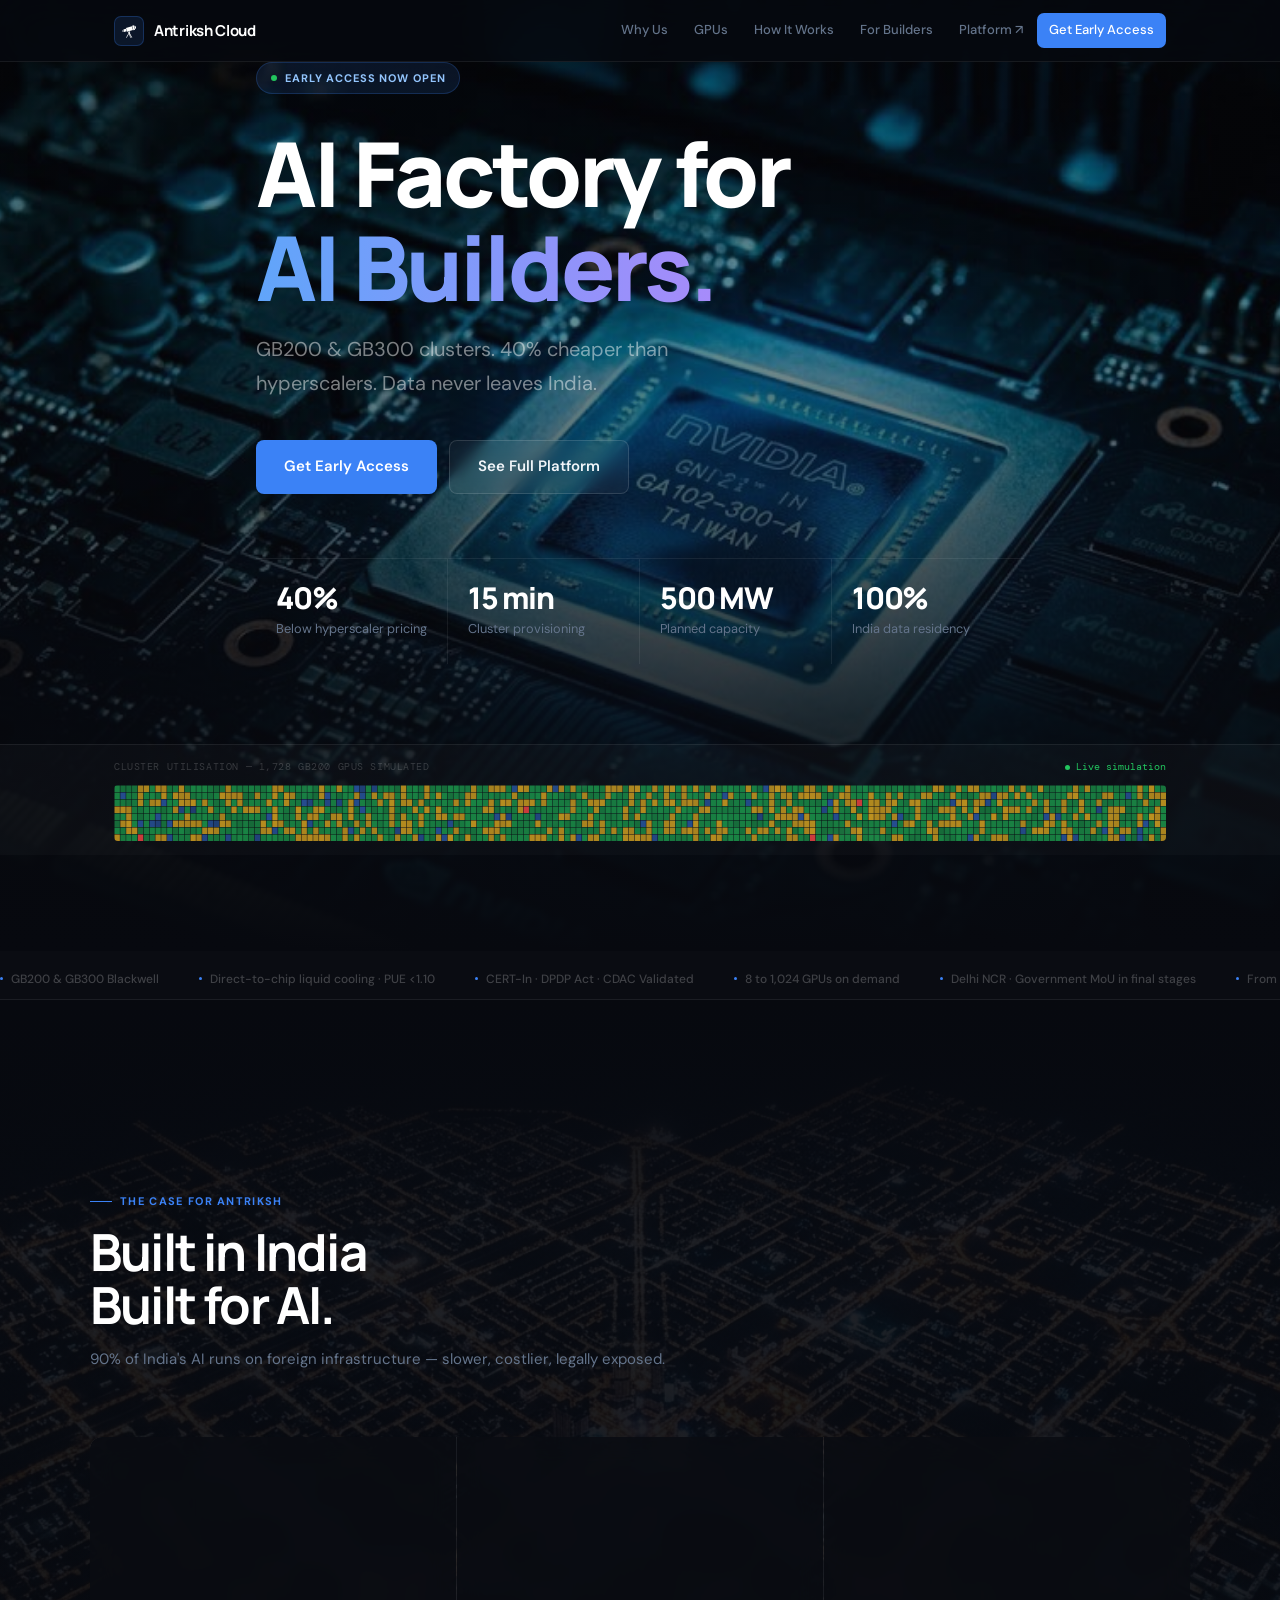
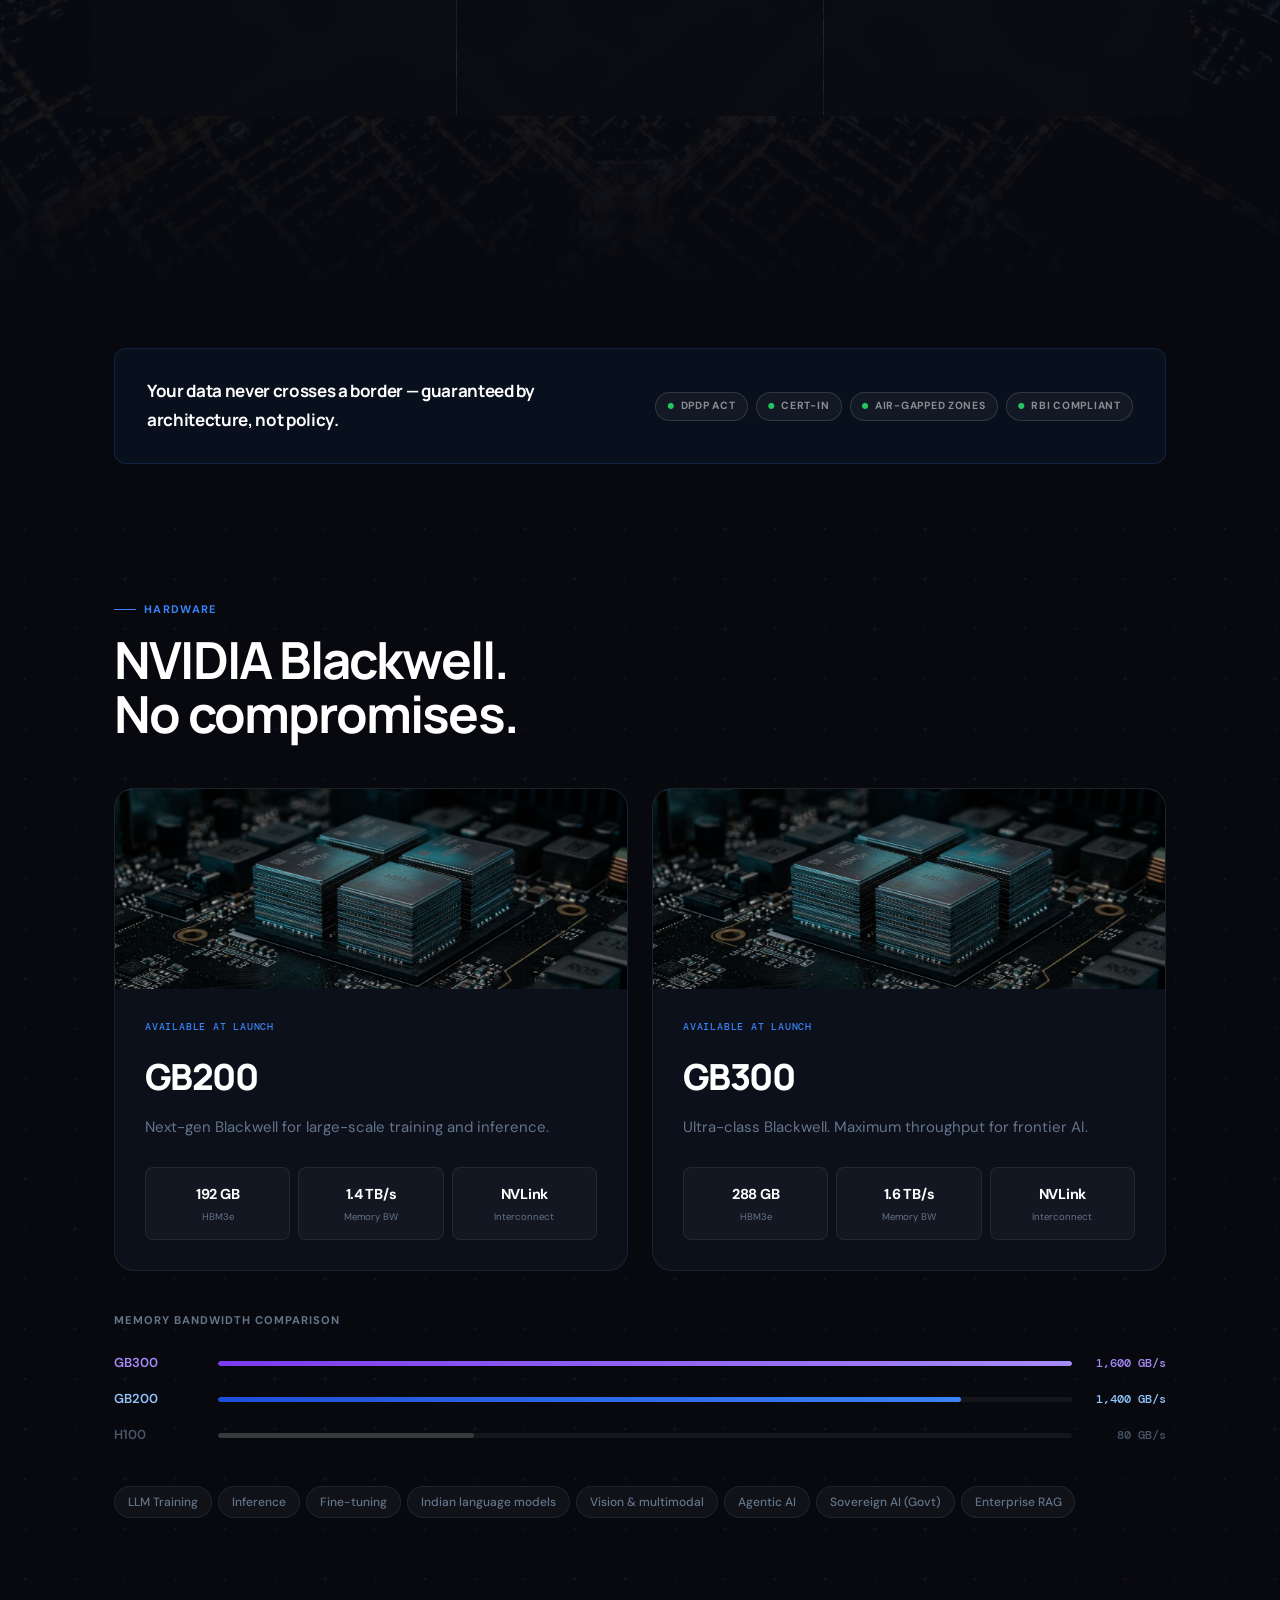
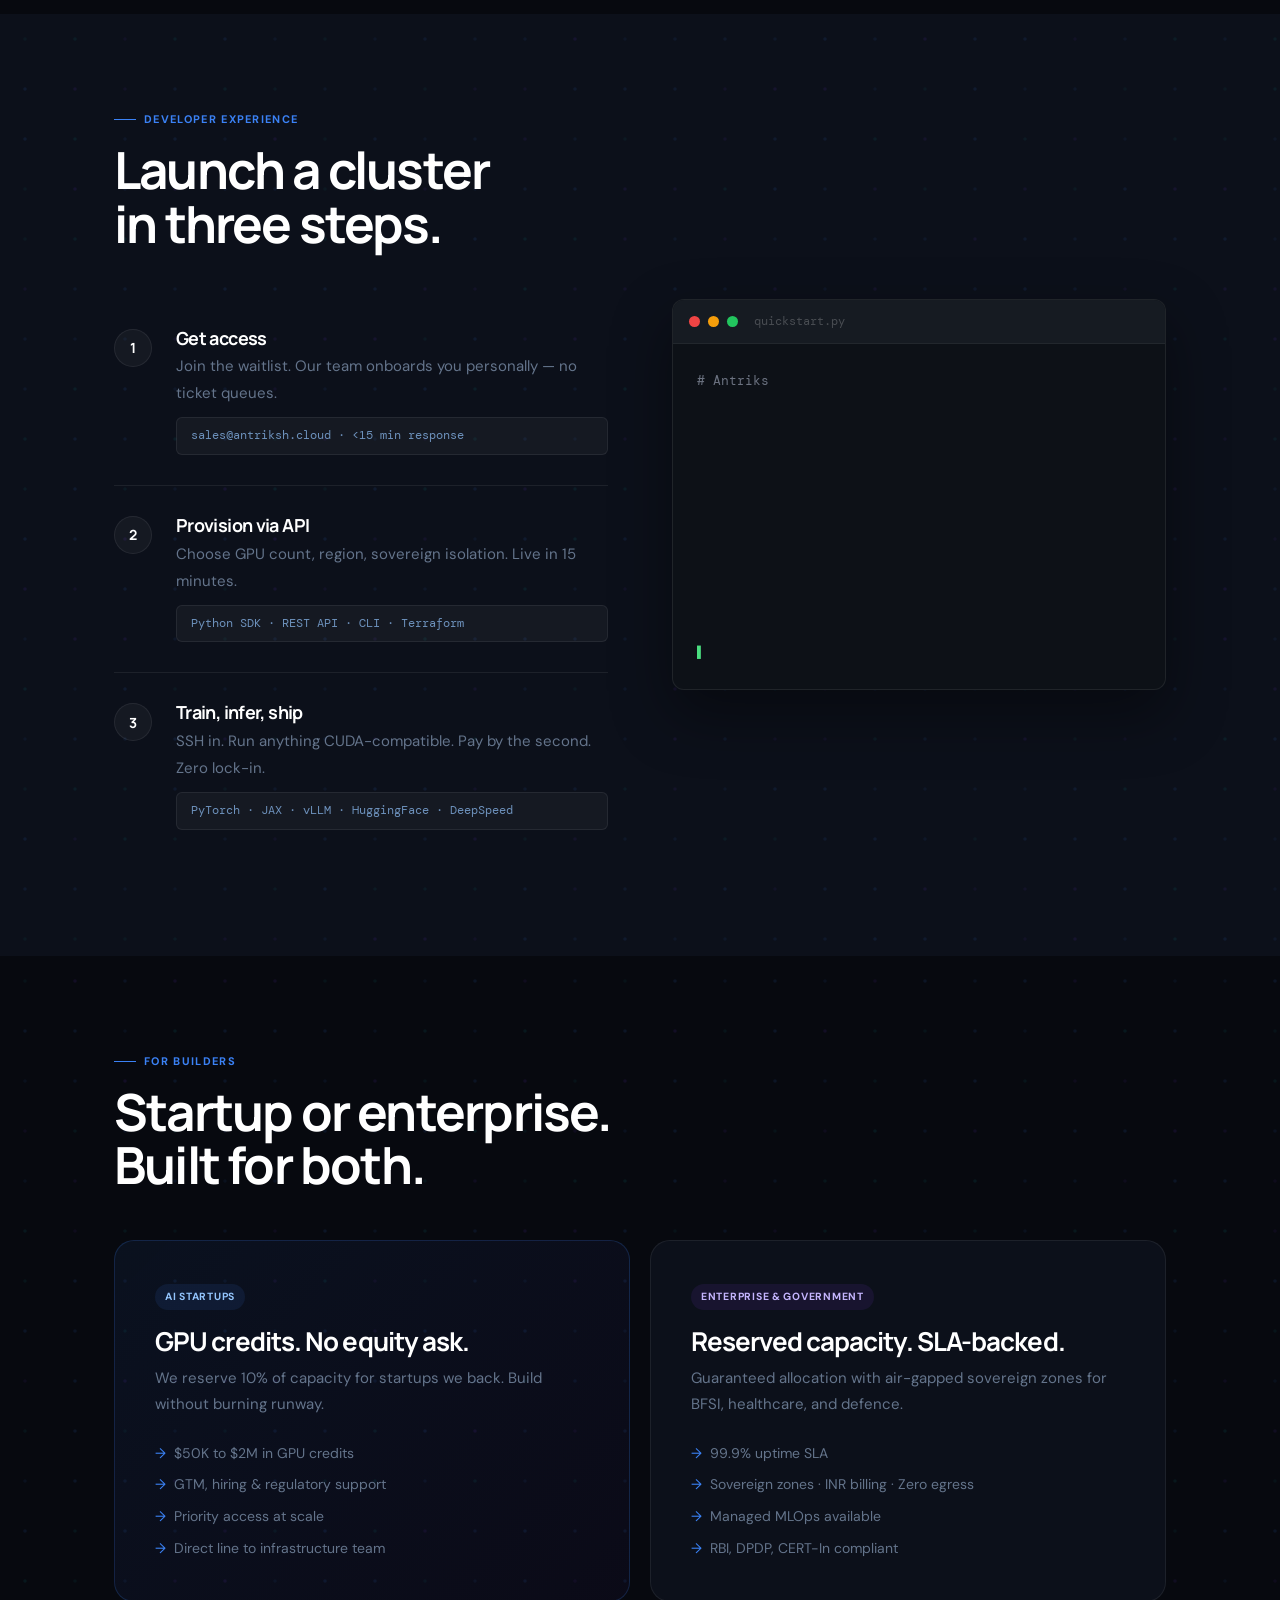
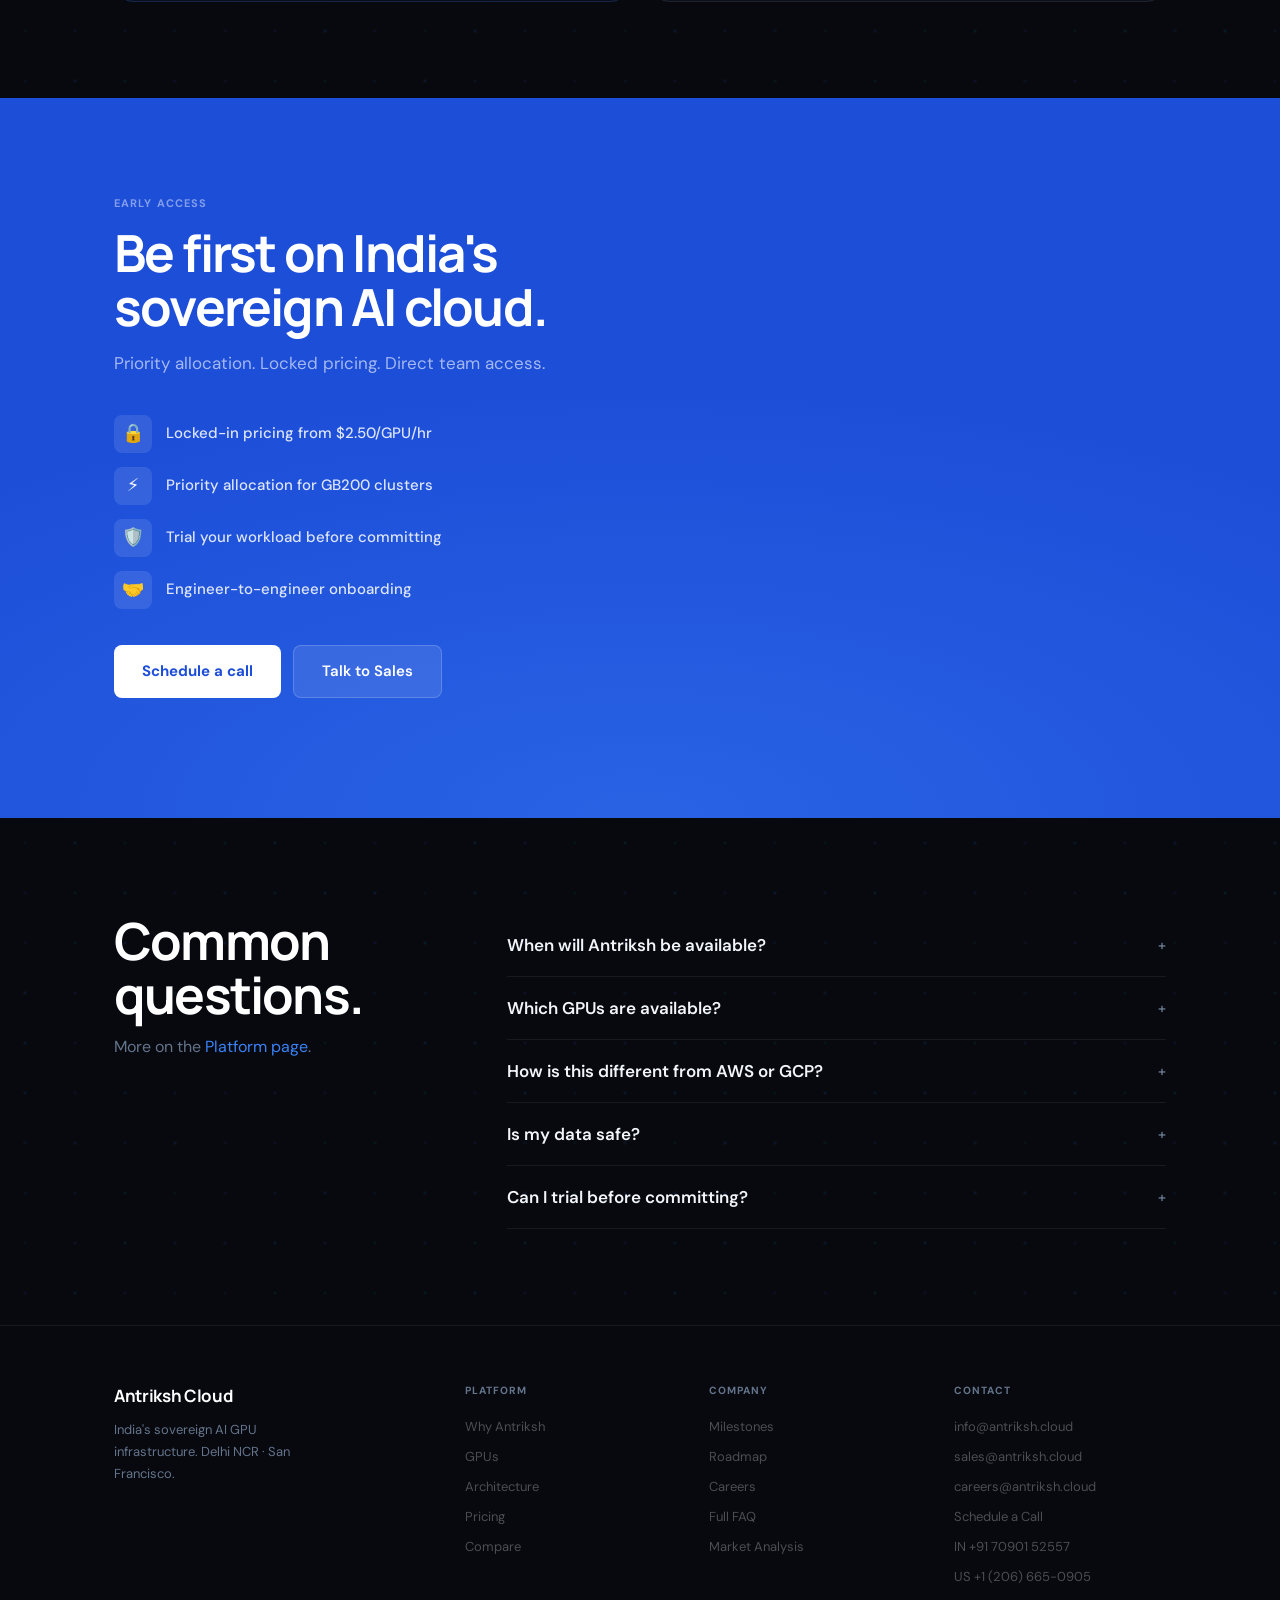
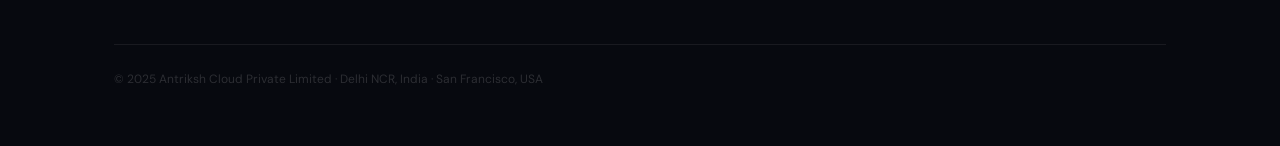
<file: v3/index.html>
<!DOCTYPE html>
<html lang="en">
<head>
  <meta charset="UTF-8">
  <meta name="viewport" content="width=device-width,initial-scale=1.0">
  <meta name="description" content="Antriksh Cloud — India's sovereign AI GPU infrastructure. GB200 & GB300, 30% cheaper, data never leaves India.">
  <title>Antriksh Cloud — GPU Compute for India's AI</title>
  <link rel="preconnect" href="https://fonts.googleapis.com">
  <link rel="preconnect" href="https://fonts.gstatic.com" crossorigin>
  <link href="https://fonts.googleapis.com/css2?family=Manrope:wght@400;500;600;700;800&family=DM+Sans:wght@300;400;500;600&family=DM+Mono:wght@400;500&display=swap" rel="stylesheet">
  <link rel="stylesheet" href="styles.css">
</head>
<body>

<nav id="nav">
  <div class="container">
    <a href="#" class="nav-logo">
      <div class="nav-mark">
        <svg width="16" height="16" viewBox="56 48 58 48" fill="white">
          <path d="M83.58 78.95v-.57l-1.06.32-1.03-3.41 6.86-2.08 1.03 3.41-1.63.5v2.02l9.28 17.65h-2.33l-7.16-13.33 4.36 13.33h-2.32l-4.76-14.44-8.27 14.44h-2.33L83.58 78.95z"/>
          <path d="M76.58 72.97l-9.23 2.69-2.69-9.29 9.23-2.69 2.69 9.29z"/>
          <path d="M63.96 68.88l1.56 5.4-3.17.93-1.56-5.4 3.17-.93z"/>
          <path d="M110.13 57.83c.96 3.3-.27 6.55-2.74 7.27l-3.45-11.94c2.47-.71 5.24 1.38 6.19 4.67z"/>
          <path d="M102.51 51.5l4.56 15.81-6.26 1.82-4.53-15.81 6.23-1.82z"/>
          <path d="M73.95 60.79l21.43-6.25 4.01 13.99-21.4 6.23-4.04-13.97z"/>
        </svg>
      </div>
      Antriksh Cloud
    </a>
    <ul class="nav-links" id="navLinks">
      <li><a href="#why">Why Us</a></li>
      <li><a href="#gpus">GPUs</a></li>
      <li><a href="#how">How It Works</a></li>
      <li><a href="#builders">For Builders</a></li>
      <li><a href="platform.html">Platform &#8599;</a></li>
      <li><a href="#waitlist" class="nav-cta">Get Early Access</a></li>
    </ul>
    <button class="nav-btn" onclick="document.getElementById('navLinks').classList.toggle('open')" aria-label="Menu">
      <svg width="22" height="22" fill="none" stroke="currentColor" stroke-width="2" viewBox="0 0 24 24"><path d="M3 6h18M3 12h18M3 18h18"/></svg>
    </button>
  </div>
</nav>

<!-- HERO -->
<section id="hero">
  <div class="hero-bg"></div>
  <div class="hero-inner container">
    <div class="hero-badge reveal">
      <span class="hero-dot"></span>
      Early access now open
    </div>
    <h1 class="hero-h reveal d1">AI Factory for<br> <span class="grad-shimmer">AI Builders.</span></h1>
    <p class="hero-sub reveal d2">GB200 &amp; GB300 clusters. 40% cheaper than hyperscalers. Data never leaves India.</p>
    <div class="hero-actions reveal d3">
      <a href="#waitlist" class="btn btn-primary">Get Early Access</a>
      <a href="platform.html" class="btn btn-ghost">See Full Platform</a>
    </div>
    <div class="hero-stats reveal d4">
      <div class="hstat">
        <div class="hstat-val"><span class="count-num" data-count="40" data-suffix="%">30%</span></div>
        <div class="hstat-lbl">Below hyperscaler pricing</div>
      </div>
      <div class="hstat">
        <div class="hstat-val"><span class="count-num" data-count="15" data-suffix=" min">15 min</span></div>
        <div class="hstat-lbl">Cluster provisioning</div>
      </div>
      <div class="hstat">
        <div class="hstat-val"><span class="count-num" data-count="500" data-suffix=" MW">500 MW</span></div>
        <div class="hstat-lbl">Planned capacity</div>
      </div>
      <div class="hstat">
        <div class="hstat-val">100%</div>
        <div class="hstat-lbl">India data residency</div>
      </div>
    </div>
  </div>
  <div class="heatmap-strip">
    <div class="container">
      <div class="hm-bar">
        <span class="hm-label">Cluster utilisation — 1,728 GB200 GPUs simulated</span>
        <span class="hm-live"><span class="hm-dot"></span>Live simulation</span>
      </div>
      <canvas id="heatmap" height="56"></canvas>
    </div>
  </div>
</section>

<!-- TICKER -->
<div class="ticker">
  <div class="ticker-track">
    <span class="t-item"><span class="t-sep"></span>GB200 &amp; GB300 Blackwell</span>
    <span class="t-item"><span class="t-sep"></span>Direct-to-chip liquid cooling · PUE &lt;1.10</span>
    <span class="t-item"><span class="t-sep"></span>CERT-In · DPDP Act · CDAC Validated</span>
    <span class="t-item"><span class="t-sep"></span>8 to 1,024 GPUs on demand</span>
    <span class="t-item"><span class="t-sep"></span>Delhi NCR · Government MoU in final stages</span>
    <span class="t-item"><span class="t-sep"></span>From $2.50/GPU/hr · INR billing · Zero egress</span>
    <span class="t-item"><span class="t-sep"></span>500 MW · 288,000 GPUs at scale</span>
    <span class="t-item"><span class="t-sep"></span>GB200 &amp; GB300 Blackwell</span>
    <span class="t-item"><span class="t-sep"></span>Direct-to-chip liquid cooling · PUE &lt;1.10</span>
    <span class="t-item"><span class="t-sep"></span>CERT-In · DPDP Act · CDAC Validated</span>
    <span class="t-item"><span class="t-sep"></span>8 to 1,024 GPUs on demand</span>
    <span class="t-item"><span class="t-sep"></span>Delhi NCR · Government MoU in final stages</span>
    <span class="t-item"><span class="t-sep"></span>From $2.50/GPU/hr · INR billing · Zero egress</span>
    <span class="t-item"><span class="t-sep"></span>500 MW · 288,000 GPUs at scale</span>
  </div>
</div>

<!-- WHY -->
<section id="why" style="position:relative;overflow:hidden">
  <canvas class="section-net" id="net-why"></canvas>
  <div class="why-bg"></div>
  <div class="why-inner container">
    <div class="why-intro">
      <div class="eyebrow reveal">The case for Antriksh</div>
      <h2 class="reveal d1">Built in India <br>Built for AI.</h2>
      <p class="reveal d2">90% of India's AI runs on foreign infrastructure — slower, costlier, legally exposed.</p>
    </div>
    <div class="why-grid">
      <div class="why-item reveal">
        <div class="why-num">01</div>
        <div class="why-title">Frontier hardware.</div>
        <div class="why-desc">GB200 &amp; GB300 from day one. Not H100 hand-me-downs.</div>
      </div>
      <div class="why-item reveal d1">
        <div class="why-num">02</div>
        <div class="why-title">Data stays in India.</div>
        <div class="why-desc">Not a policy. An architecture. DPDP-compliant by design.</div>
      </div>
      <div class="why-item reveal d2">
        <div class="why-num">03</div>
        <div class="why-title">30% below hyperscaler pricing.</div>
        <div class="why-desc">INR billing. Zero egress. 15-minute provisioning.</div>
      </div>
    </div>
  </div>
</section>

<!-- SOVEREIGN STRIP -->
<section id="sovereign" style="padding:2.5rem 0">
  <div class="container">
    <div class="sovereign-bar reveal">
      <div class="sovereign-headline">Your data never crosses a border — guaranteed by architecture, not policy.</div>
      <div class="s-badges">
        <div class="s-badge"><span class="s-badge-dot">&#9679;</span>DPDP Act</div>
        <div class="s-badge"><span class="s-badge-dot">&#9679;</span>CERT-In</div>
        <div class="s-badge"><span class="s-badge-dot">&#9679;</span>Air-gapped zones</div>
        <div class="s-badge"><span class="s-badge-dot">&#9679;</span>RBI Compliant</div>
      </div>
    </div>
  </div>
</section>

<!-- GPUS -->
<section id="gpus" style="position:relative;overflow:hidden">
  <canvas class="section-net" id="net-gpu"></canvas>
  <div class="container">
    <div class="gpus-header">
      <div class="eyebrow reveal">Hardware</div>
      <h2 class="reveal d1">NVIDIA Blackwell.<br>No compromises.</h2>
    </div>
    <div class="gpus-grid">
      <div class="gpu-card reveal">
        <img src="img-hbm3e.png" alt="HBM3e memory stacks" class="gpu-photo">
        <div class="gpu-body">
          <div class="gpu-tag">Available at launch</div>
          <div class="gpu-name">GB200</div>
          <div class="gpu-pitch">Next-gen Blackwell for large-scale training and inference.</div>
          <div class="gpu-specs">
            <div class="gpu-spec"><div class="gpu-spec-val">192 GB</div><div class="gpu-spec-lbl">HBM3e</div></div>
            <div class="gpu-spec"><div class="gpu-spec-val">1.4 TB/s</div><div class="gpu-spec-lbl">Memory BW</div></div>
            <div class="gpu-spec"><div class="gpu-spec-val">NVLink</div><div class="gpu-spec-lbl">Interconnect</div></div>
          </div>
        </div>
      </div>
      <div class="gpu-card reveal d1">
        <img src="img-hbm3e.png" alt="HBM3e memory stacks" class="gpu-photo">
        <div class="gpu-body">
          <div class="gpu-tag">Available at launch</div>
          <div class="gpu-name">GB300</div>
          <div class="gpu-pitch">Ultra-class Blackwell. Maximum throughput for frontier AI.</div>
          <div class="gpu-specs">
            <div class="gpu-spec"><div class="gpu-spec-val">288 GB</div><div class="gpu-spec-lbl">HBM3e</div></div>
            <div class="gpu-spec"><div class="gpu-spec-val">1.6 TB/s</div><div class="gpu-spec-lbl">Memory BW</div></div>
            <div class="gpu-spec"><div class="gpu-spec-val">NVLink</div><div class="gpu-spec-lbl">Interconnect</div></div>
          </div>
        </div>
      </div>
    </div>
    <div class="bw-section reveal">
      <div class="bw-title">Memory bandwidth comparison</div>
      <div class="bw-row">
        <span class="bw-label" style="color:#a78bfa">GB300</span>
        <div class="bw-track"><div class="bw-fill" data-w="100%" style="background:linear-gradient(90deg,#7c3aed,#a78bfa)"></div></div>
        <span class="bw-val" style="color:#a78bfa">1,600 GB/s</span>
      </div>
      <div class="bw-row">
        <span class="bw-label" style="color:#93c5fd">GB200</span>
        <div class="bw-track"><div class="bw-fill" data-w="87%" style="background:linear-gradient(90deg,#1d4ed8,#3b82f6)"></div></div>
        <span class="bw-val" style="color:#93c5fd">1,400 GB/s</span>
      </div>
      <div class="bw-row">
        <span class="bw-label" style="color:#475569">H100</span>
        <div class="bw-track"><div class="bw-fill" data-w="30%" style="background:rgba(255,255,255,.15)"></div></div>
        <span class="bw-val" style="color:#475569">80 GB/s</span>
      </div>
    </div>
    <div class="chips reveal">
      <span class="chip">LLM Training</span><span class="chip">Inference</span>
      <span class="chip">Fine-tuning</span><span class="chip">Indian language models</span>
      <span class="chip">Vision &amp; multimodal</span><span class="chip">Agentic AI</span>
      <span class="chip">Sovereign AI (Govt)</span><span class="chip">Enterprise RAG</span>
    </div>
  </div>
</section>

<!-- HOW IT WORKS -->
<section id="how" style="position:relative;overflow:hidden">
  <canvas class="section-net" id="net-how"></canvas>
  <div class="container">
    <div class="eyebrow reveal">Developer experience</div>
    <h2 class="reveal d1">Launch a cluster<br>in three steps.</h2>
    <div class="how-grid">
      <div class="how-steps">
        <div class="how-step reveal">
          <div class="step-num">1</div>
          <div class="step-body">
            <h3>Get access</h3>
            <p>Join the waitlist. Our team onboards you personally — no ticket queues.</p>
            <div class="step-code">sales@antriksh.cloud · &lt;15 min response</div>
          </div>
        </div>
        <div class="how-step reveal d1">
          <div class="step-num">2</div>
          <div class="step-body">
            <h3>Provision via API</h3>
            <p>Choose GPU count, region, sovereign isolation. Live in 15 minutes.</p>
            <div class="step-code">Python SDK · REST API · CLI · Terraform</div>
          </div>
        </div>
        <div class="how-step reveal d2">
          <div class="step-num">3</div>
          <div class="step-body">
            <h3>Train, infer, ship</h3>
            <p>SSH in. Run anything CUDA-compatible. Pay by the second. Zero lock-in.</p>
            <div class="step-code">PyTorch · JAX · vLLM · HuggingFace · DeepSpeed</div>
          </div>
        </div>
      </div>
      <div id="terminal-wrap">
        <div class="terminal reveal d1">
          <div class="terminal-bar">
            <span class="tb-dot tb-r"></span><span class="tb-dot tb-y"></span><span class="tb-dot tb-g"></span>
            <span class="tb-name">quickstart.py</span>
          </div>
          <div class="terminal-body">
            <span class="t-c term-line" data-text="# Antriksh Cloud — Python SDK"></span>
            <span class="t-l term-line" data-text="import antriksh"></span>
            <span class="t-l term-line" data-text=""></span>
            <span class="t-l term-line" data-text='client = antriksh.Client(api_key="ak_...")'></span>
            <span class="t-l term-line" data-text=""></span>
            <span class="t-c term-line" data-text="# Provision 64 x GB200 in Delhi NCR"></span>
            <span class="t-l term-line" data-text="cluster = client.clusters.create("></span>
            <span class="t-s term-line" data-text='    gpu="GB200", count=64,'></span>
            <span class="t-s term-line" data-text='    region="in-north-1",'></span>
            <span class="t-k term-line" data-text="    sovereign=True"></span>
            <span class="t-l term-line" data-text=")"></span>
            <span class="t-l term-line" data-text=""></span>
            <span class="t-o term-line" data-text="print(cluster.status)"></span>
            <span class="t-l t-cursor term-line" data-text="# RUNNING (14m 38s)"></span>
          </div>
        </div>
      </div>
    </div>
  </div>
</section>

<!-- FOR BUILDERS -->
<section id="builders" style="position:relative;overflow:hidden">
  <canvas class="section-net" id="net-builders"></canvas>
  <div class="container">
    <div class="eyebrow reveal">For builders</div>
    <h2 class="reveal d1">Startup or enterprise.<br>Built for both.</h2>
    <div class="builders-grid">
      <div class="builder-card feat reveal">
        <div class="builder-tag">AI Startups</div>
        <h3>GPU credits. No equity ask.</h3>
        <p>We reserve 10% of capacity for startups we back. Build without burning runway.</p>
        <ul class="builder-list">
          <li>$50K to $2M in GPU credits</li>
          <li>GTM, hiring &amp; regulatory support</li>
          <li>Priority access at scale</li>
          <li>Direct line to infrastructure team</li>
        </ul>
      </div>
      <div class="builder-card reveal d1">
        <div class="builder-tag e">Enterprise &amp; Government</div>
        <h3>Reserved capacity. SLA-backed.</h3>
        <p>Guaranteed allocation with air-gapped sovereign zones for BFSI, healthcare, and defence.</p>
        <ul class="builder-list">
          <li>99.9% uptime SLA</li>
          <li>Sovereign zones · INR billing · Zero egress</li>
          <li>Managed MLOps available</li>
          <li>RBI, DPDP, CERT-In compliant</li>
        </ul>
      </div>
    </div>
  </div>
</section>

<!-- WAITLIST -->
<section id="waitlist">
  <div class="container">
    <div class="wl-inner">
      <div class="wl-left reveal">
        <div style="font-size:.6875rem;font-weight:700;letter-spacing:.1em;text-transform:uppercase;color:rgba(255,255,255,.45);margin-bottom:.875rem">Early access</div>
        <h2>Be first on India's<br>sovereign AI cloud.</h2>
        <p>Priority allocation. Locked pricing. Direct team access.</p>
        <div class="wl-benefits">
          <div class="wl-b"><div class="wl-b-icon">&#128274;</div><div class="wl-b-text">Locked-in pricing from $2.50/GPU/hr</div></div>
          <div class="wl-b"><div class="wl-b-icon">&#9889;</div><div class="wl-b-text">Priority allocation for GB200 clusters</div></div>
          <div class="wl-b"><div class="wl-b-icon">&#128737;&#65039;</div><div class="wl-b-text">Trial your workload before committing</div></div>
          <div class="wl-b"><div class="wl-b-icon">&#129309;</div><div class="wl-b-text">Engineer-to-engineer onboarding</div></div>
        </div>
        <div class="wl-btns">
          <a href="https://calendly.com/antrikshcloud" target="_blank" rel="noopener" class="btn btn-wl-white">Schedule a call</a>
          <a href="mailto:sales@antriksh.cloud" class="btn btn-wl-ghost">Talk to Sales</a>
        </div>
      </div>
      <div class="wl-right reveal d1">
        <iframe aria-label="Antriksh Cloud Early Access Request" frameborder="0"
          style="height:520px;width:100%;border:none;"
          src="https://forms.zohopublic.in/antrikshcloud1/form/AntrikshCloudEarlyAccessRequest/formperma/wU2PvY3lX72yfA3Hft-wloC37EMvOoTv5GGJ3U899I0">
        </iframe>
      </div>
    </div>
  </div>
</section>

<!-- FAQ -->
<section id="faq" style="position:relative;overflow:hidden">
  <canvas class="section-net" id="net-faq"></canvas>
  <div class="container">
    <div class="faq-wrap">
      <div class="faq-intro reveal">
        <h2>Common<br>questions.</h2>
        <p style="margin-top:.75rem">More on the <a href="platform.html" style="color:var(--blue)">Platform page</a>.</p>
      </div>
      <div class="faq-list reveal d1">
        <div class="faq-item">
          <button class="faq-q" onclick="faq(this)">When will Antriksh be available?<span class="faq-icon">+</span></button>
          <div class="faq-a">3 MW PoC goes live 6-8 months after funding close — 1,728 GB200 GPUs. Early access customers onboard first.</div>
        </div>
        <div class="faq-item">
          <button class="faq-q" onclick="faq(this)">Which GPUs are available?<span class="faq-icon">+</span></button>
          <div class="faq-a">GB200 and GB300. Blackwell from day one — no legacy hardware.</div>
        </div>
        <div class="faq-item">
          <button class="faq-q" onclick="faq(this)">How is this different from AWS or GCP?<span class="faq-icon">+</span></button>
          <div class="faq-a">30-40% cheaper, INR billing, zero egress, 15-minute provisioning, and true data sovereignty. Data never crosses a border.</div>
        </div>
        <div class="faq-item">
          <button class="faq-q" onclick="faq(this)">Is my data safe?<span class="faq-icon">+</span></button>
          <div class="faq-a">By architecture, not policy. DPDP Act, CERT-In, air-gapped sovereign zones. No cross-border flows, ever.</div>
        </div>
        <div class="faq-item">
          <button class="faq-q" onclick="faq(this)">Can I trial before committing?<span class="faq-icon">+</span></button>
          <div class="faq-a">Yes. Early access customers get a trial allocation — benchmark your workload, verify the numbers yourself.</div>
        </div>
      </div>
    </div>
  </div>
</section>

<!-- FOOTER -->
<footer>
  <div class="container">
    <div class="ft-grid">
      <div class="ft-brand">
        <h4>Antriksh Cloud</h4>
        <p>India's sovereign AI GPU infrastructure. Delhi NCR · San Francisco.</p>
      </div>
      <div class="ft-col">
        <h5>Platform</h5>
        <a href="#why">Why Antriksh</a>
        <a href="#gpus">GPUs</a>
        <a href="platform.html#architecture">Architecture</a>
        <a href="platform.html#pricing">Pricing</a>
        <a href="platform.html#compare">Compare</a>
      </div>
      <div class="ft-col">
        <h5>Company</h5>
        <a href="platform.html#traction">Milestones</a>
        <a href="platform.html#roadmap">Roadmap</a>
        <a href="platform.html#careers">Careers</a>
        <a href="platform.html#faq">Full FAQ</a>
        <a href="Market analysis/Index.html">Market Analysis</a>
      </div>
      <div class="ft-col">
        <h5>Contact</h5>
        <a href="mailto:info@antriksh.cloud">info@antriksh.cloud</a>
        <a href="mailto:sales@antriksh.cloud">sales@antriksh.cloud</a>
        <a href="mailto:careers@antriksh.cloud">careers@antriksh.cloud</a>
        <a href="https://calendly.com/antrikshcloud" target="_blank" rel="noopener">Schedule a Call</a>
        <a href="tel:+917090152557">IN +91 70901 52557</a>
        <a href="tel:+12066650905">US +1 (206) 665-0905</a>
      </div>
    </div>
    <div class="ft-bottom">
      <span class="ft-copy">&#169; 2025 Antriksh Cloud Private Limited &middot; Delhi NCR, India &middot; San Francisco, USA</span>
    </div>
  </div>
</footer>

<button id="back-top" aria-label="Back to top">&#8593;</button>
<script src="script.js"></script>
</body>
</html>
</file>
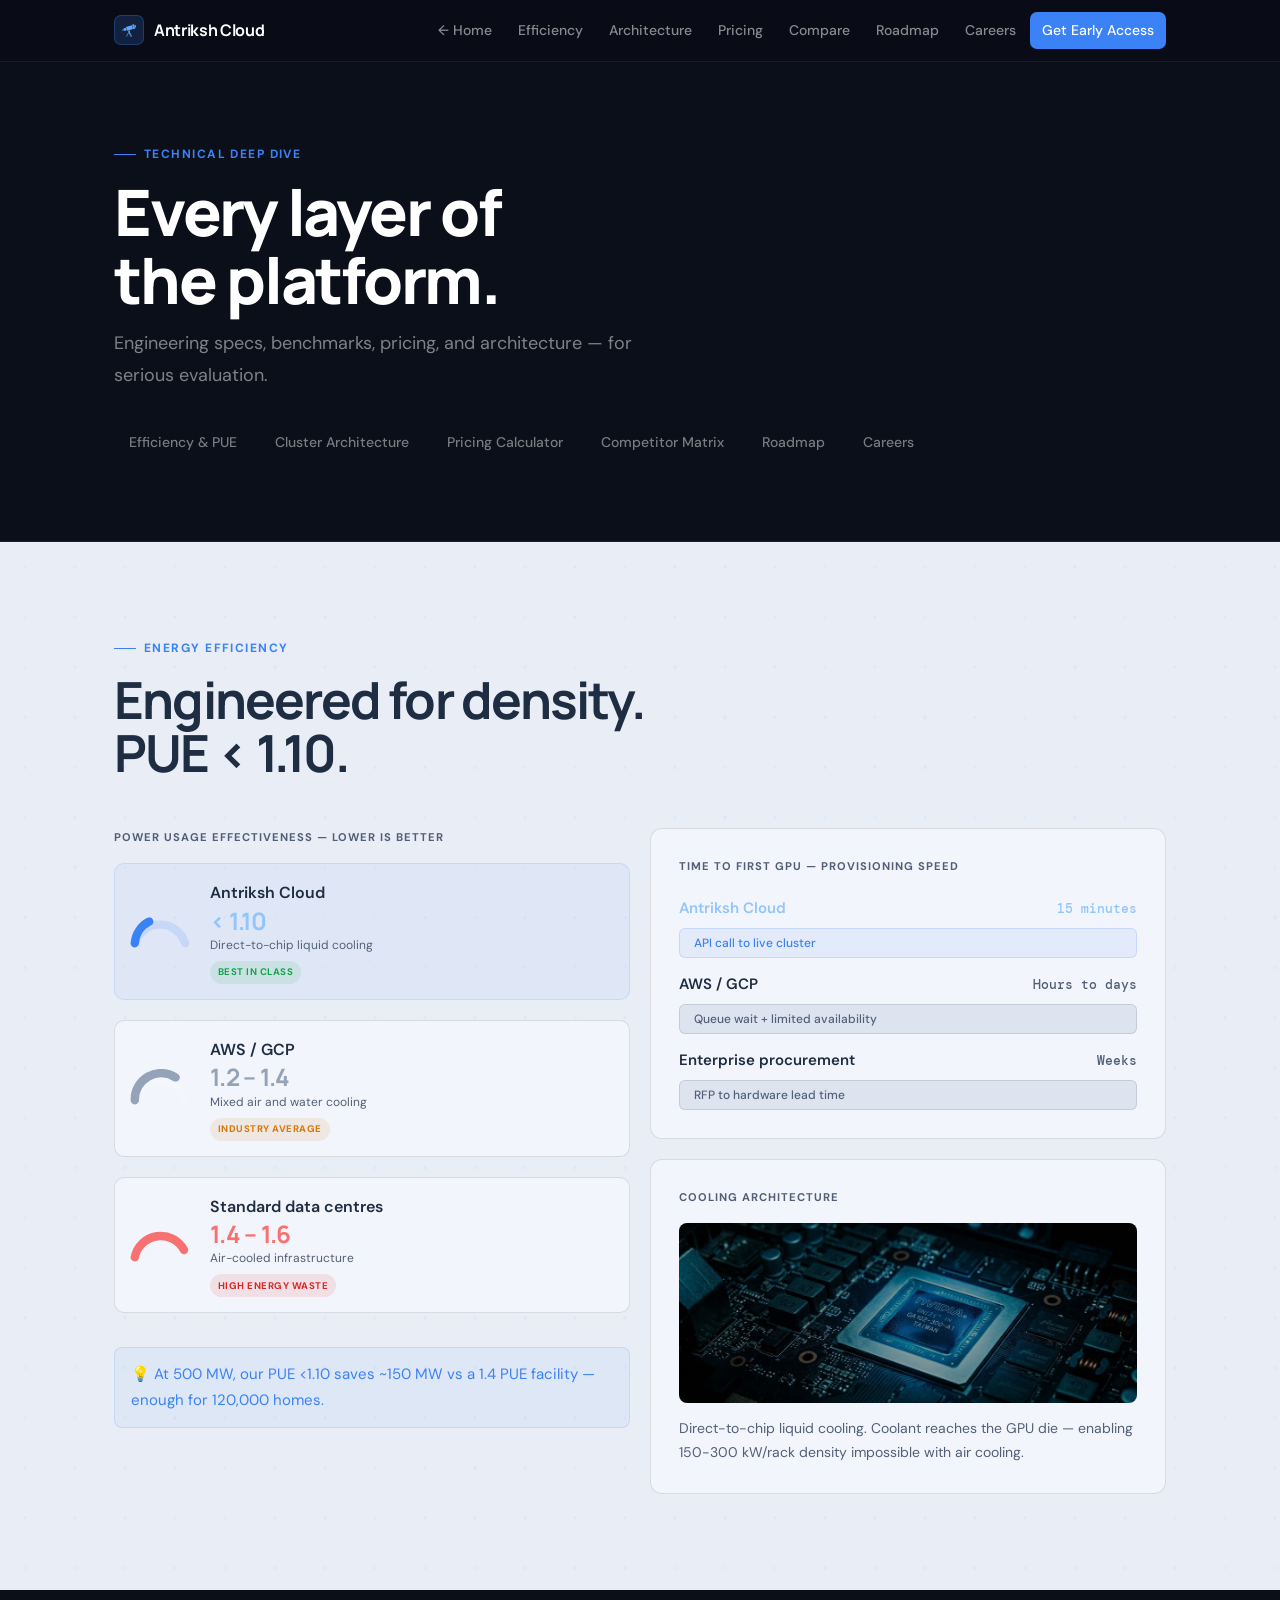
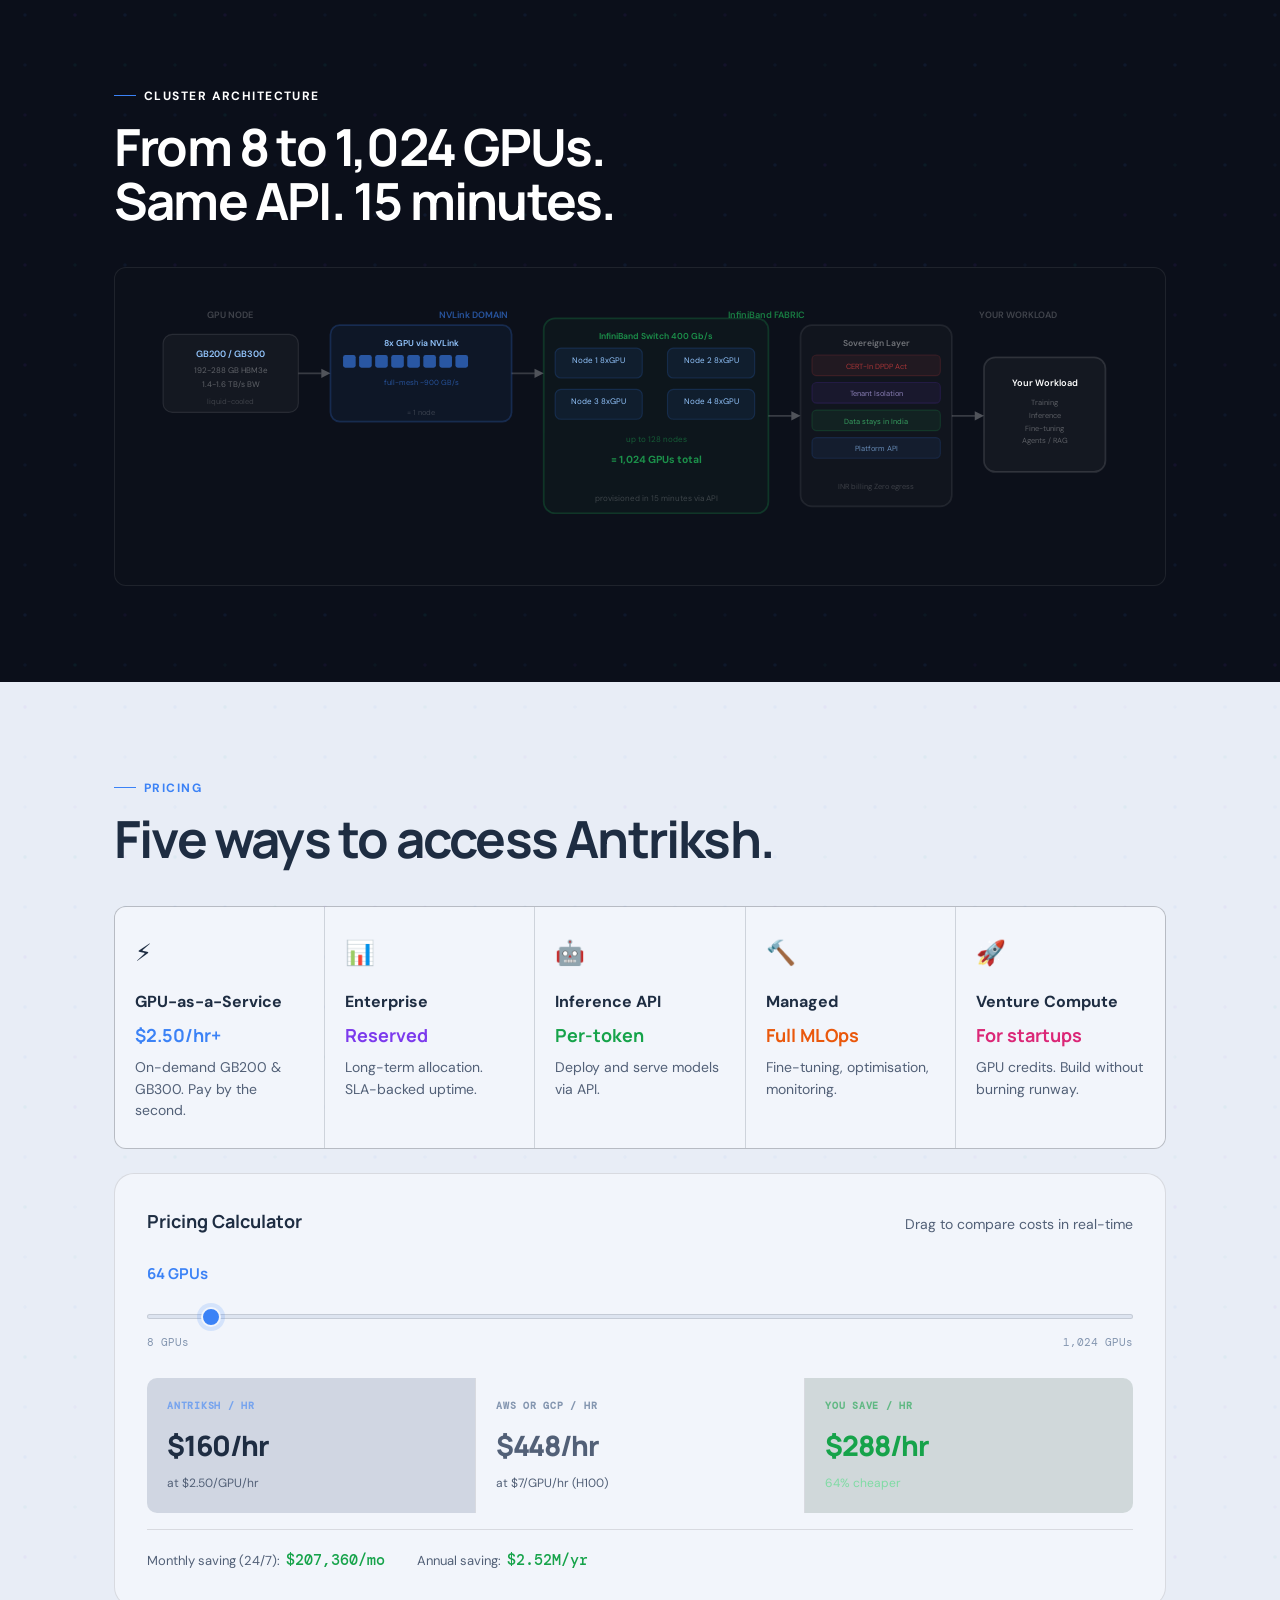
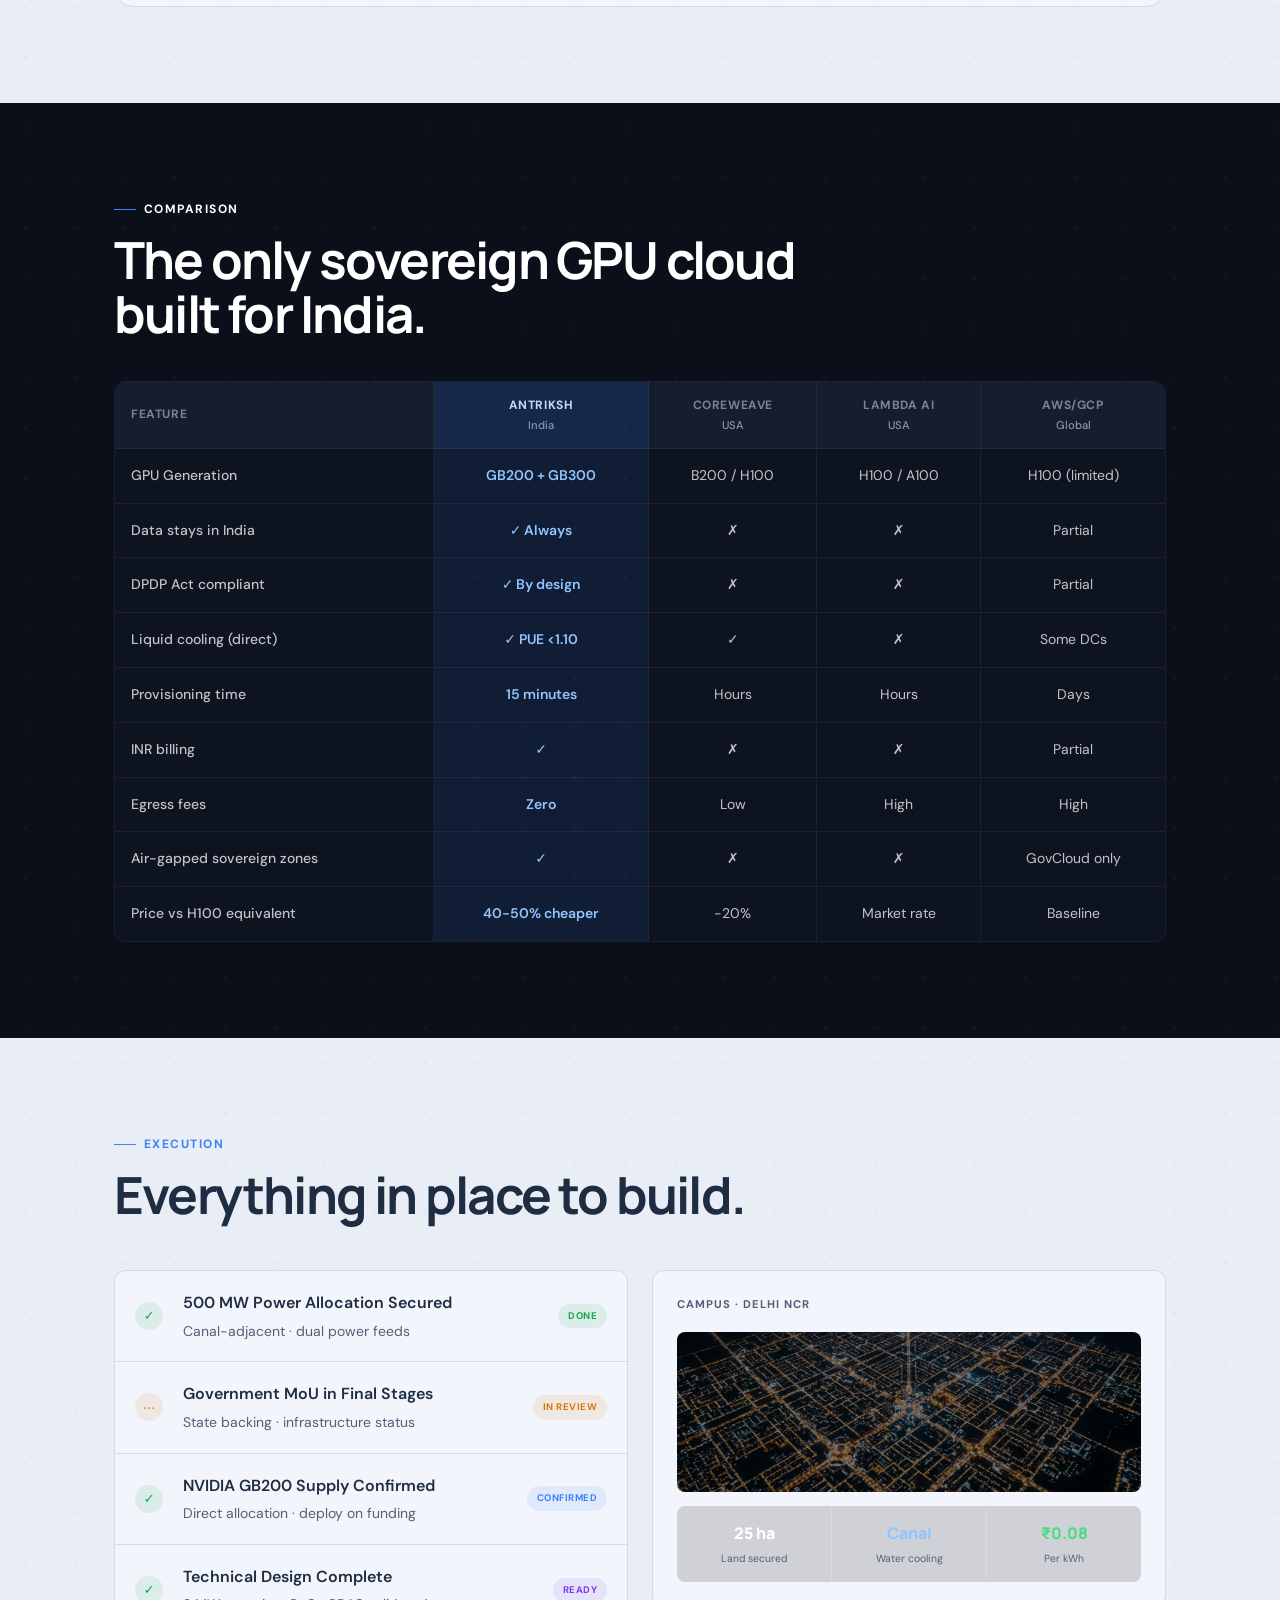
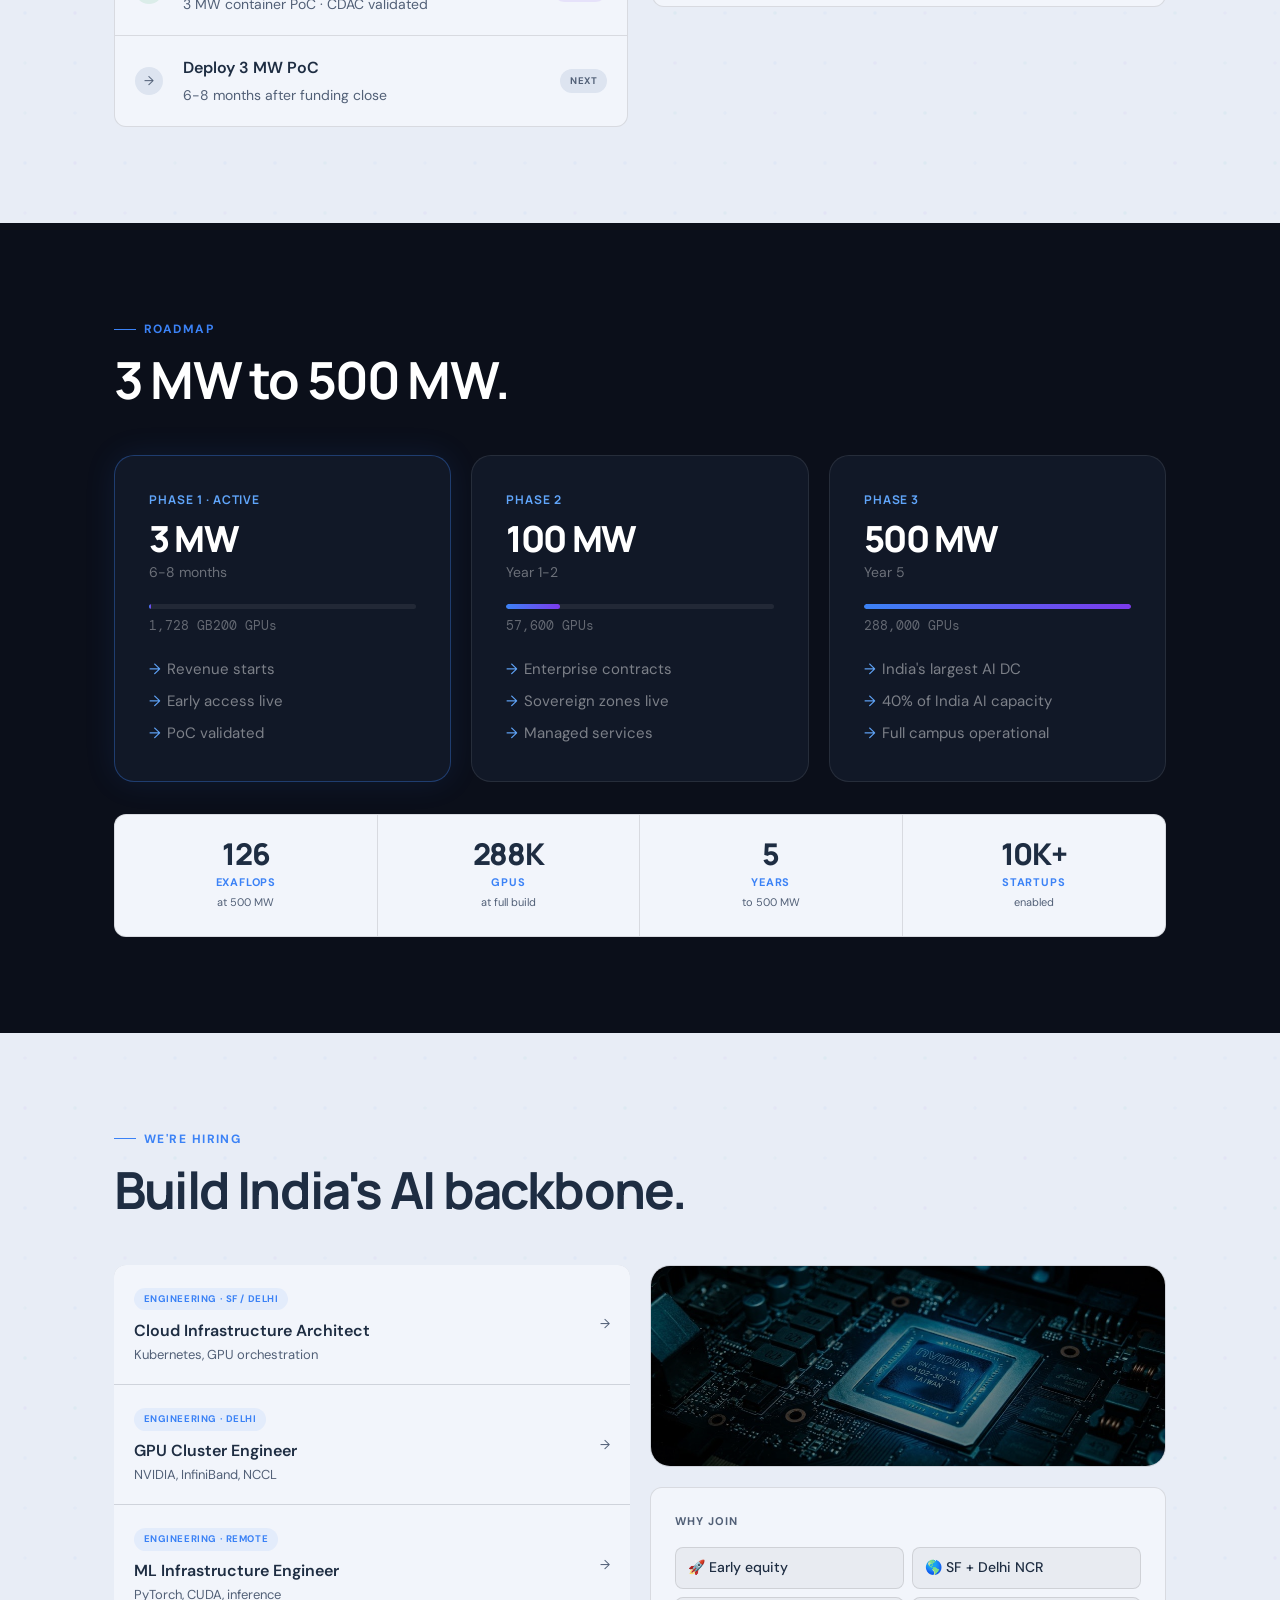
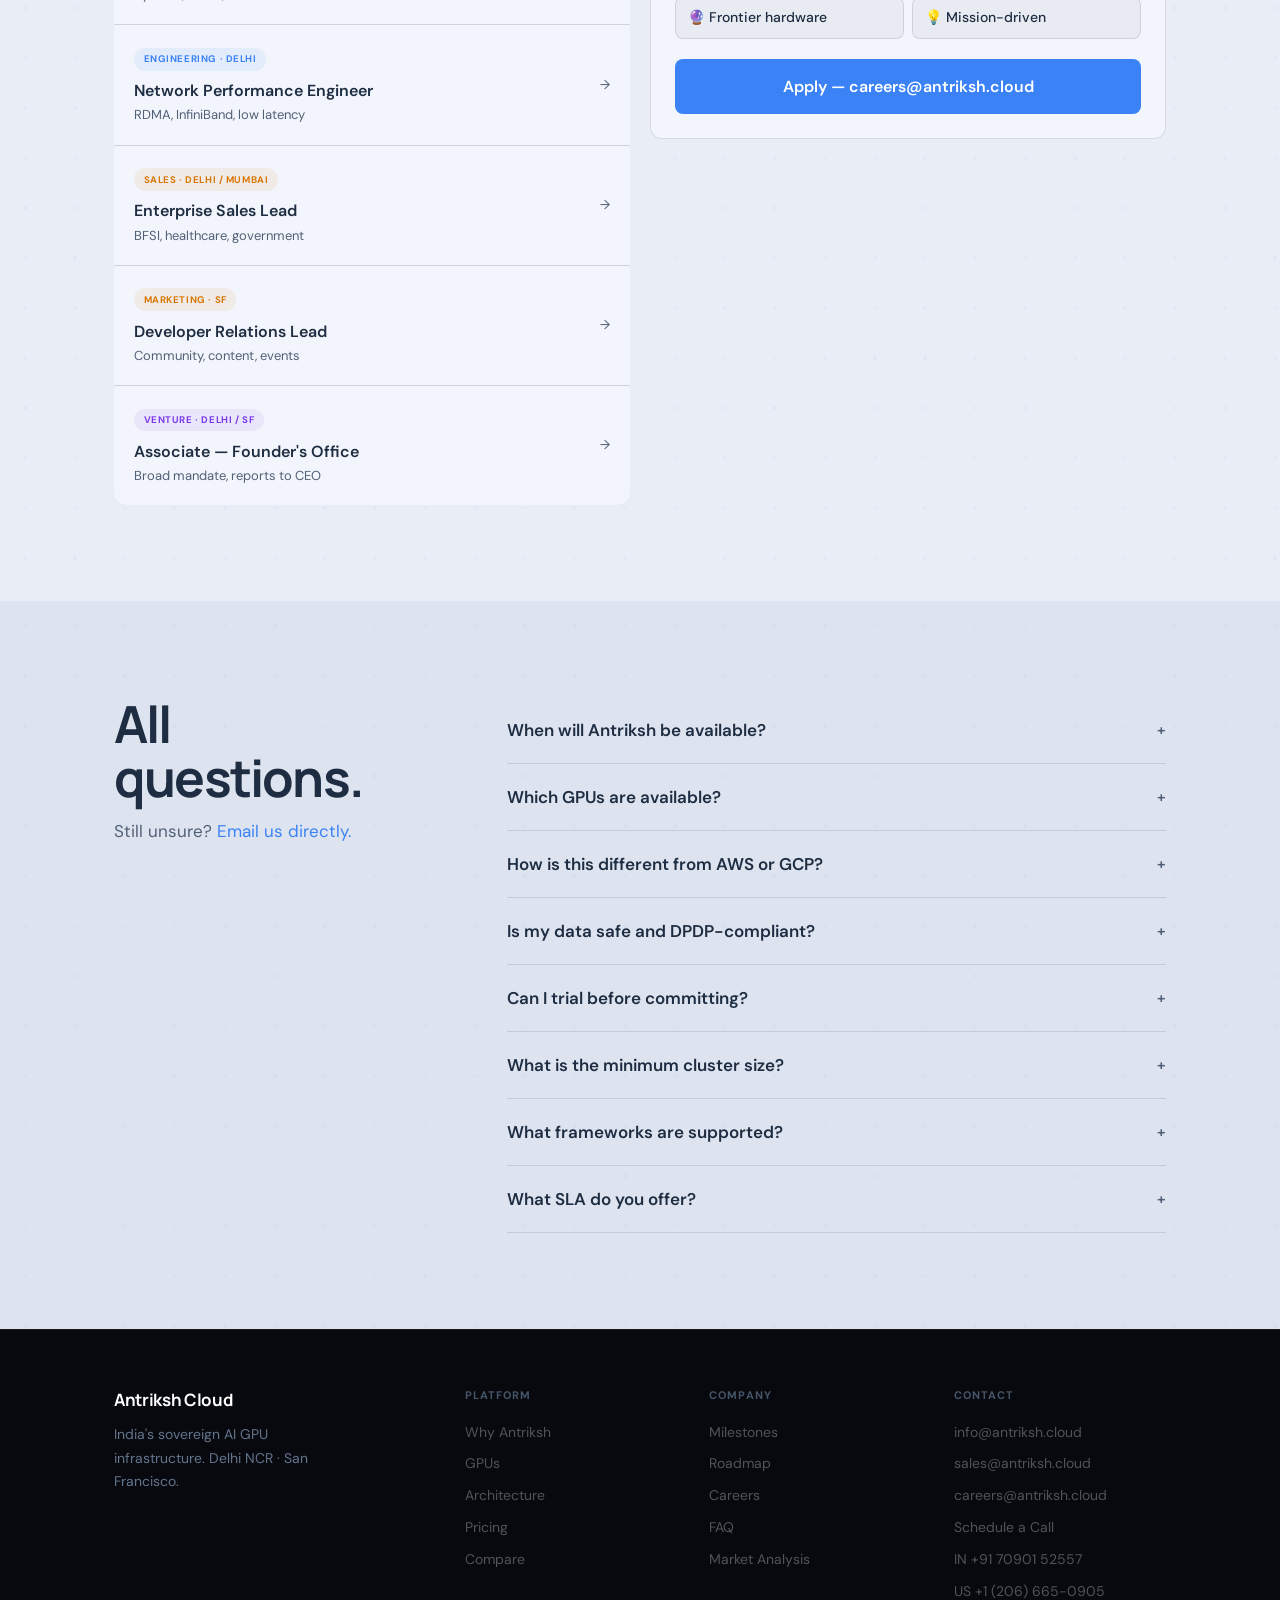
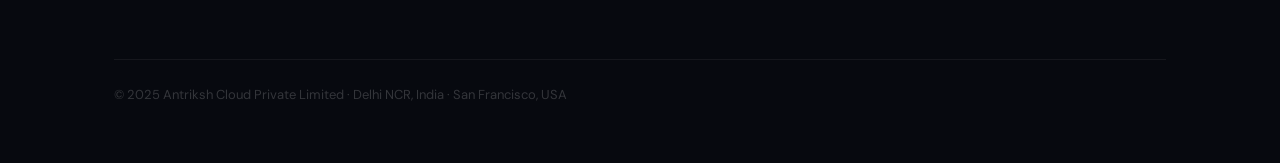
<file: platform.html>
<!DOCTYPE html>
<html lang="en">
<head>
  <meta charset="UTF-8">
  <meta name="viewport" content="width=device-width,initial-scale=1.0">
  <meta name="description" content="Antriksh Cloud Platform — Technical specs, pricing calculator, competitor comparison, roadmap and careers.">
  <title>Antriksh Cloud — Platform</title>
  <link rel="preconnect" href="https://fonts.googleapis.com">
  <link rel="preconnect" href="https://fonts.gstatic.com" crossorigin>
  <link href="https://fonts.googleapis.com/css2?family=Manrope:wght@400;500;600;700;800&family=DM+Sans:wght@300;400;500;600&family=DM+Mono:wght@400;500&display=swap" rel="stylesheet">
  <link rel="stylesheet" href="styles.css">
</head>
<body>

<nav id="nav">
  <div class="container">
    <a href="index.html" class="nav-logo">
      <div class="nav-mark">
        <svg width="16" height="16" viewBox="56 48 58 48" fill="white">
          <path d="M83.58 78.95v-.57l-1.06.32-1.03-3.41 6.86-2.08 1.03 3.41-1.63.5v2.02l9.28 17.65h-2.33l-7.16-13.33 4.36 13.33h-2.32l-4.76-14.44-8.27 14.44h-2.33L83.58 78.95z"/>
          <path d="M76.58 72.97l-9.23 2.69-2.69-9.29 9.23-2.69 2.69 9.29z"/>
          <path d="M63.96 68.88l1.56 5.4-3.17.93-1.56-5.4 3.17-.93z"/>
          <path d="M110.13 57.83c.96 3.3-.27 6.55-2.74 7.27l-3.45-11.94c2.47-.71 5.24 1.38 6.19 4.67z"/>
          <path d="M102.51 51.5l4.56 15.81-6.26 1.82-4.53-15.81 6.23-1.82z"/>
          <path d="M73.95 60.79l21.43-6.25 4.01 13.99-21.4 6.23-4.04-13.97z"/>
        </svg>
      </div>
      Antriksh Cloud
    </a>
    <ul class="nav-links" id="navLinks">
      <li><a href="index.html">&#8592; Home</a></li>
      <li><a href="#efficiency">Efficiency</a></li>
      <li><a href="#architecture">Architecture</a></li>
      <li><a href="#pricing">Pricing</a></li>
      <li><a href="#compare">Compare</a></li>
      <li><a href="#roadmap">Roadmap</a></li>
      <li><a href="#careers">Careers</a></li>
      <li><a href="index.html#waitlist" class="nav-cta">Get Early Access</a></li>
    </ul>
    <button class="nav-btn" onclick="document.getElementById('navLinks').classList.toggle('open')" aria-label="Menu">
      <svg width="22" height="22" fill="none" stroke="currentColor" stroke-width="2" viewBox="0 0 24 24"><path d="M3 6h18M3 12h18M3 18h18"/></svg>
    </button>
  </div>
</nav>

<!-- PLATFORM HERO -->
<div class="plat-hero">
  <div class="container">
    <div class="eyebrow reveal">Technical deep dive</div>
    <h1 class="reveal d1">Every layer of<br>the platform.</h1>
    <p class="reveal d2">Engineering specs, benchmarks, pricing, and architecture — for serious evaluation.</p>
    <div class="plat-quick reveal d3">
      <a href="#efficiency">Efficiency &amp; PUE</a>
      <a href="#architecture">Cluster Architecture</a>
      <a href="#pricing">Pricing Calculator</a>
      <a href="#compare">Competitor Matrix</a>
      <a href="#roadmap">Roadmap</a>
      <a href="#careers">Careers</a>
    </div>
  </div>
</div>

<!-- EFFICIENCY -->
<section id="efficiency" class="plat-section" style="position:relative;overflow:hidden">
  <canvas class="section-net" id="net-eff"></canvas>
  <div class="container">
    <div class="eyebrow reveal">Energy efficiency</div>
    <h2 class="reveal d1">Engineered for density.<br>PUE &lt; 1.10.</h2>
    <div style="display:grid;grid-template-columns:1fr 1fr;gap:1.25rem;margin-top:3rem">
      <div style="display:flex;flex-direction:column;gap:.625rem" class="reveal">
        <div style="font-size:.7rem;font-weight:700;letter-spacing:.09em;text-transform:uppercase;color:var(--muted);margin-bottom:.375rem">Power Usage Effectiveness — lower is better</div>
        <div class="pue-row" style="background:rgba(59,130,246,.05);border-color:rgba(59,130,246,.15)">
          <svg viewBox="0 0 50 32" width="60" style="flex-shrink:0">
            <path d="M4 26 A22 22 0 0 1 46 26" fill="none" stroke="rgba(59,130,246,.15)" stroke-width="7" stroke-linecap="round"/>
            <path d="M4 26 A22 22 0 0 1 16 8" fill="none" stroke="#3b82f6" stroke-width="7" stroke-linecap="round"/>
          </svg>
          <div class="pue-info">
            <div class="pue-name">Antriksh Cloud</div>
            <div class="pue-num" style="color:#93c5fd">&lt; 1.10</div>
            <div class="pue-sub">Direct-to-chip liquid cooling</div>
            <div class="pue-badge pb-best">Best in class</div>
          </div>
        </div>
        <div class="pue-row">
          <svg viewBox="0 0 50 32" width="60" style="flex-shrink:0">
            <path d="M4 26 A22 22 0 0 1 46 26" fill="none" stroke="rgba(255,255,255,.06)" stroke-width="7" stroke-linecap="round"/>
            <path d="M4 26 A22 22 0 0 1 38 7" fill="none" stroke="#94a3b8" stroke-width="7" stroke-linecap="round"/>
          </svg>
          <div class="pue-info">
            <div class="pue-name">AWS / GCP</div>
            <div class="pue-num" style="color:#94a3b8">1.2 &ndash; 1.4</div>
            <div class="pue-sub">Mixed air and water cooling</div>
            <div class="pue-badge pb-avg">Industry average</div>
          </div>
        </div>
        <div class="pue-row">
          <svg viewBox="0 0 50 32" width="60" style="flex-shrink:0">
            <path d="M4 26 A22 22 0 0 1 46 26" fill="none" stroke="rgba(255,255,255,.06)" stroke-width="7" stroke-linecap="round"/>
            <path d="M4 26 A22 22 0 0 1 45 20" fill="none" stroke="#f87171" stroke-width="7" stroke-linecap="round"/>
          </svg>
          <div class="pue-info">
            <div class="pue-name">Standard data centres</div>
            <div class="pue-num" style="color:#f87171">1.4 &ndash; 1.6</div>
            <div class="pue-sub">Air-cooled infrastructure</div>
            <div class="pue-badge pb-bad">High energy waste</div>
          </div>
        </div>
        <div class="pue-insight">&#128161; At 500 MW, our PUE &lt;1.10 saves ~150 MW vs a 1.4 PUE facility — enough for 120,000 homes.</div>
      </div>
      <div class="reveal d1" style="display:flex;flex-direction:column;gap:1.25rem">
        <div style="background:var(--bg-1);border:1px solid var(--border);border-radius:var(--radius);padding:1.75rem">
          <div style="font-size:.7rem;font-weight:700;letter-spacing:.09em;text-transform:uppercase;color:var(--muted);margin-bottom:1.25rem">Time to first GPU — provisioning speed</div>
          <div class="ttg-row">
            <div class="ttg-header"><span class="ttg-who" style="color:#93c5fd">Antriksh Cloud</span><span class="ttg-time" style="color:#93c5fd">15 minutes</span></div>
            <div class="ttg-bar ttg-ant">API call to live cluster</div>
          </div>
          <div class="ttg-row">
            <div class="ttg-header"><span class="ttg-who">AWS / GCP</span><span class="ttg-time" style="color:var(--muted)">Hours to days</span></div>
            <div class="ttg-bar ttg-hyp">Queue wait + limited availability</div>
          </div>
          <div class="ttg-row" style="margin-bottom:0">
            <div class="ttg-header"><span class="ttg-who">Enterprise procurement</span><span class="ttg-time" style="color:var(--muted)">Weeks</span></div>
            <div class="ttg-bar ttg-hyp">RFP to hardware lead time</div>
          </div>
        </div>
        <div style="background:var(--bg-1);border:1px solid var(--border);border-radius:var(--radius);padding:1.75rem">
          <div style="font-size:.7rem;font-weight:700;letter-spacing:.09em;text-transform:uppercase;color:var(--muted);margin-bottom:1rem">Cooling architecture</div>
          <img src="img-gpu-hero.png" alt="GPU hardware" style="width:100%;height:180px;object-fit:cover;border-radius:8px;filter:brightness(.6)">
          <p style="font-size:.875rem;margin-top:.875rem;line-height:1.7">Direct-to-chip liquid cooling. Coolant reaches the GPU die — enabling 150-300 kW/rack density impossible with air cooling.</p>
        </div>
      </div>
    </div>
  </div>
</section>

<!-- ARCHITECTURE -->
<section id="architecture" class="plat-section alt" style="position:relative;overflow:hidden">
  <canvas class="section-net" id="net-arch"></canvas>
  <div class="container">
    <div class="eyebrow reveal">Cluster architecture</div>
    <h2 class="reveal d1">From 8 to 1,024 GPUs.<br>Same API. 15 minutes.</h2>
    <div class="arch-diagram reveal">
      <svg viewBox="0 0 860 220" xmlns="http://www.w3.org/2000/svg" style="width:100%;min-width:520px;display:block">
        <text x="72" y="16" fill="rgba(255,255,255,.22)" font-size="8" font-family="DM Sans" text-anchor="middle" font-weight="600">GPU NODE</text>
        <text x="285" y="16" fill="rgba(59,130,246,.6)" font-size="8" font-family="DM Sans" text-anchor="middle" font-weight="600">NVLink DOMAIN</text>
        <text x="540" y="16" fill="rgba(34,197,94,.6)" font-size="8" font-family="DM Sans" text-anchor="middle" font-weight="600">InfiniBand FABRIC</text>
        <text x="760" y="16" fill="rgba(255,255,255,.22)" font-size="8" font-family="DM Sans" text-anchor="middle" font-weight="600">YOUR WORKLOAD</text>
        <rect x="14" y="30" width="118" height="68" rx="8" fill="rgba(255,255,255,.03)" stroke="rgba(255,255,255,.1)" stroke-width="1"/>
        <text x="73" y="50" fill="#93c5fd" font-size="8" font-family="DM Sans" text-anchor="middle" font-weight="600">GB200 / GB300</text>
        <text x="73" y="64" fill="rgba(255,255,255,.32)" font-size="7" font-family="DM Sans" text-anchor="middle">192-288 GB HBM3e</text>
        <text x="73" y="76" fill="rgba(255,255,255,.32)" font-size="7" font-family="DM Sans" text-anchor="middle">1.4-1.6 TB/s BW</text>
        <text x="73" y="91" fill="rgba(255,255,255,.18)" font-size="6.5" font-family="DM Sans" text-anchor="middle">liquid-cooled</text>
        <line x1="132" y1="64" x2="152" y2="64" stroke="rgba(255,255,255,.18)" stroke-width="1.5"/>
        <polygon points="152,60 160,64 152,68" fill="rgba(255,255,255,.28)"/>
        <rect x="160" y="22" width="158" height="84" rx="8" fill="rgba(59,130,246,.06)" stroke="rgba(59,130,246,.22)" stroke-width="1.5"/>
        <text x="239" y="40" fill="#93c5fd" font-size="7.5" font-family="DM Sans" text-anchor="middle" font-weight="600">8x GPU via NVLink</text>
        <rect x="171" y="48" width="11" height="11" rx="2" fill="rgba(59,130,246,.6)"/>
        <rect x="185" y="48" width="11" height="11" rx="2" fill="rgba(59,130,246,.6)"/>
        <rect x="199" y="48" width="11" height="11" rx="2" fill="rgba(59,130,246,.6)"/>
        <rect x="213" y="48" width="11" height="11" rx="2" fill="rgba(59,130,246,.6)"/>
        <rect x="227" y="48" width="11" height="11" rx="2" fill="rgba(59,130,246,.6)"/>
        <rect x="241" y="48" width="11" height="11" rx="2" fill="rgba(59,130,246,.6)"/>
        <rect x="255" y="48" width="11" height="11" rx="2" fill="rgba(59,130,246,.6)"/>
        <rect x="269" y="48" width="11" height="11" rx="2" fill="rgba(59,130,246,.6)"/>
        <text x="239" y="74" fill="rgba(59,130,246,.55)" font-size="6.5" font-family="DM Sans" text-anchor="middle">full-mesh ~900 GB/s</text>
        <text x="239" y="100" fill="rgba(255,255,255,.18)" font-size="6.5" font-family="DM Sans" text-anchor="middle">= 1 node</text>
        <line x1="318" y1="64" x2="338" y2="64" stroke="rgba(255,255,255,.18)" stroke-width="1.5"/>
        <polygon points="338,60 346,64 338,68" fill="rgba(255,255,255,.28)"/>
        <rect x="346" y="16" width="196" height="170" rx="10" fill="rgba(34,197,94,.03)" stroke="rgba(34,197,94,.2)" stroke-width="1.5"/>
        <text x="444" y="34" fill="rgba(34,197,94,.7)" font-size="7.5" font-family="DM Sans" text-anchor="middle" font-weight="600">InfiniBand Switch 400 Gb/s</text>
        <rect x="356" y="42" width="76" height="26" rx="5" fill="rgba(59,130,246,.08)" stroke="rgba(59,130,246,.18)" stroke-width="1"/>
        <text x="394" y="55" fill="#93c5fd" font-size="7" font-family="DM Sans" text-anchor="middle">Node 1 8xGPU</text>
        <rect x="454" y="42" width="76" height="26" rx="5" fill="rgba(59,130,246,.08)" stroke="rgba(59,130,246,.18)" stroke-width="1"/>
        <text x="492" y="55" fill="#93c5fd" font-size="7" font-family="DM Sans" text-anchor="middle">Node 2 8xGPU</text>
        <rect x="356" y="78" width="76" height="26" rx="5" fill="rgba(59,130,246,.08)" stroke="rgba(59,130,246,.18)" stroke-width="1"/>
        <text x="394" y="91" fill="#93c5fd" font-size="7" font-family="DM Sans" text-anchor="middle">Node 3 8xGPU</text>
        <rect x="454" y="78" width="76" height="26" rx="5" fill="rgba(59,130,246,.08)" stroke="rgba(59,130,246,.18)" stroke-width="1"/>
        <text x="492" y="91" fill="#93c5fd" font-size="7" font-family="DM Sans" text-anchor="middle">Node 4 8xGPU</text>
        <text x="444" y="124" fill="rgba(34,197,94,.4)" font-size="7" font-family="DM Sans" text-anchor="middle">up to 128 nodes</text>
        <text x="444" y="142" fill="rgba(34,197,94,.7)" font-size="9" font-family="DM Sans" text-anchor="middle" font-weight="700">= 1,024 GPUs total</text>
        <text x="444" y="175" fill="rgba(255,255,255,.2)" font-size="7" font-family="DM Sans" text-anchor="middle">provisioned in 15 minutes via API</text>
        <line x1="542" y1="101" x2="562" y2="101" stroke="rgba(255,255,255,.18)" stroke-width="1.5"/>
        <polygon points="562,97 570,101 562,105" fill="rgba(255,255,255,.28)"/>
        <rect x="570" y="22" width="132" height="158" rx="10" fill="rgba(255,255,255,.02)" stroke="rgba(255,255,255,.08)" stroke-width="1.5"/>
        <text x="636" y="40" fill="rgba(255,255,255,.4)" font-size="7.5" font-family="DM Sans" text-anchor="middle" font-weight="600">Sovereign Layer</text>
        <rect x="580" y="48" width="112" height="18" rx="4" fill="rgba(239,68,68,.07)" stroke="rgba(239,68,68,.15)" stroke-width="1"/>
        <text x="636" y="60" fill="rgba(239,68,68,.65)" font-size="6.5" font-family="DM Sans" text-anchor="middle">CERT-In DPDP Act</text>
        <rect x="580" y="72" width="112" height="18" rx="4" fill="rgba(124,58,237,.07)" stroke="rgba(124,58,237,.15)" stroke-width="1"/>
        <text x="636" y="84" fill="rgba(196,181,253,.65)" font-size="6.5" font-family="DM Sans" text-anchor="middle">Tenant Isolation</text>
        <rect x="580" y="96" width="112" height="18" rx="4" fill="rgba(34,197,94,.07)" stroke="rgba(34,197,94,.15)" stroke-width="1"/>
        <text x="636" y="108" fill="rgba(74,222,128,.65)" font-size="6.5" font-family="DM Sans" text-anchor="middle">Data stays in India</text>
        <rect x="580" y="120" width="112" height="18" rx="4" fill="rgba(59,130,246,.07)" stroke="rgba(59,130,246,.15)" stroke-width="1"/>
        <text x="636" y="132" fill="rgba(147,197,253,.65)" font-size="6.5" font-family="DM Sans" text-anchor="middle">Platform API</text>
        <text x="636" y="165" fill="rgba(255,255,255,.18)" font-size="6.5" font-family="DM Sans" text-anchor="middle">INR billing Zero egress</text>
        <line x1="702" y1="101" x2="722" y2="101" stroke="rgba(255,255,255,.18)" stroke-width="1.5"/>
        <polygon points="722,97 730,101 722,105" fill="rgba(255,255,255,.28)"/>
        <rect x="730" y="50" width="106" height="100" rx="10" fill="rgba(255,255,255,.03)" stroke="rgba(255,255,255,.12)" stroke-width="1.5"/>
        <text x="783" y="75" fill="#fff" font-size="8" font-family="DM Sans" text-anchor="middle" font-weight="600">Your Workload</text>
        <text x="783" y="92" fill="rgba(255,255,255,.3)" font-size="6.5" font-family="DM Sans" text-anchor="middle">Training</text>
        <text x="783" y="103" fill="rgba(255,255,255,.3)" font-size="6.5" font-family="DM Sans" text-anchor="middle">Inference</text>
        <text x="783" y="114" fill="rgba(255,255,255,.3)" font-size="6.5" font-family="DM Sans" text-anchor="middle">Fine-tuning</text>
        <text x="783" y="125" fill="rgba(255,255,255,.3)" font-size="6.5" font-family="DM Sans" text-anchor="middle">Agents / RAG</text>
      </svg>
    </div>
  </div>
</section>

<!-- PRICING -->
<section id="pricing" class="plat-section" style="position:relative;overflow:hidden">
  <canvas class="section-net" id="net-pricing"></canvas>
  <div class="container">
    <div class="eyebrow reveal">Pricing</div>
    <h2 class="reveal d1">Five ways to access Antriksh.</h2>
    <div class="pricing-grid reveal d1">
      <div class="price-card"><div class="price-icon">&#9889;</div><div class="price-name">GPU-as-a-Service</div><div class="price-amt c1">$2.50/hr+</div><div class="price-desc">On-demand GB200 &amp; GB300. Pay by the second.</div></div>
      <div class="price-card"><div class="price-icon">&#128202;</div><div class="price-name">Enterprise</div><div class="price-amt c2">Reserved</div><div class="price-desc">Long-term allocation. SLA-backed uptime.</div></div>
      <div class="price-card"><div class="price-icon">&#129302;</div><div class="price-name">Inference API</div><div class="price-amt c3">Per-token</div><div class="price-desc">Deploy and serve models via API.</div></div>
      <div class="price-card"><div class="price-icon">&#128296;</div><div class="price-name">Managed</div><div class="price-amt c4">Full MLOps</div><div class="price-desc">Fine-tuning, optimisation, monitoring.</div></div>
      <div class="price-card"><div class="price-icon">&#128640;</div><div class="price-name">Venture Compute</div><div class="price-amt c5">For startups</div><div class="price-desc">GPU credits. Build without burning runway.</div></div>
    </div>
    <div class="calc-wrap reveal">
      <div class="calc-head">
        <div class="calc-head-label">Pricing Calculator</div>
        <div class="calc-head-sub">Drag to compare costs in real-time</div>
      </div>
      <span id="gpu-count-label" class="calc-gpu-val">64 GPUs</span>
      <input type="range" id="gpu-slider" min="8" max="1024" step="8" value="64">
      <div class="calc-slider-row"><span>8 GPUs</span><span>1,024 GPUs</span></div>
      <div class="calc-cards">
        <div class="calc-card ant">
          <div class="calc-c-lbl">Antriksh / hr</div>
          <div id="calc-ant" class="calc-c-val">$160</div>
          <div class="calc-c-sub">at $2.50/GPU/hr</div>
        </div>
        <div class="calc-card">
          <div class="calc-c-lbl">AWS or GCP / hr</div>
          <div id="calc-aws" class="calc-c-val" style="color:var(--muted)">$448</div>
          <div class="calc-c-sub">at $7/GPU/hr (H100)</div>
        </div>
        <div class="calc-card sav">
          <div class="calc-c-lbl">You save / hr</div>
          <div id="calc-save" class="calc-c-val">$288</div>
          <div id="calc-pct" class="calc-c-sub" style="color:rgba(74,222,128,.6)">64% cheaper</div>
        </div>
      </div>
      <div class="calc-bottom">
        <div class="calc-b"><span>Monthly saving (24/7):</span><strong id="calc-monthly">$207K/mo</strong></div>
        <div class="calc-b"><span>Annual saving:</span><strong id="calc-annual">$2.49M/yr</strong></div>
      </div>
    </div>
  </div>
</section>

<!-- COMPARE -->
<section id="compare" class="plat-section alt" style="position:relative;overflow:hidden">
  <canvas class="section-net" id="net-cmp"></canvas>
  <div class="container">
    <div class="eyebrow reveal">Comparison</div>
    <h2 class="reveal d1">The only sovereign GPU cloud<br>built for India.</h2>
    <div class="comp-wrap reveal d1">
      <table class="comp-table">
        <thead>
          <tr>
            <th class="comp-feat">Feature</th>
            <th class="comp-us">Antriksh<br><span>India</span></th>
            <th>CoreWeave<br><span>USA</span></th>
            <th>Lambda AI<br><span>USA</span></th>
            <th>AWS/GCP<br><span>Global</span></th>
          </tr>
        </thead>
        <tbody>
          <tr><td class="comp-feat">GPU Generation</td><td class="comp-us comp-yes">GB200 + GB300</td><td class="comp-part">B200 / H100</td><td class="comp-part">H100 / A100</td><td class="comp-part">H100 (limited)</td></tr>
          <tr><td class="comp-feat">Data stays in India</td><td class="comp-us comp-yes">&#10003; Always</td><td class="comp-no">&#10007;</td><td class="comp-no">&#10007;</td><td class="comp-part">Partial</td></tr>
          <tr><td class="comp-feat">DPDP Act compliant</td><td class="comp-us comp-yes">&#10003; By design</td><td class="comp-no">&#10007;</td><td class="comp-no">&#10007;</td><td class="comp-part">Partial</td></tr>
          <tr><td class="comp-feat">Liquid cooling (direct)</td><td class="comp-us comp-yes">&#10003; PUE &lt;1.10</td><td class="comp-yes">&#10003;</td><td class="comp-no">&#10007;</td><td class="comp-part">Some DCs</td></tr>
          <tr><td class="comp-feat">Provisioning time</td><td class="comp-us comp-yes">15 minutes</td><td class="comp-part">Hours</td><td class="comp-part">Hours</td><td class="comp-no">Days</td></tr>
          <tr><td class="comp-feat">INR billing</td><td class="comp-us comp-yes">&#10003;</td><td class="comp-no">&#10007;</td><td class="comp-no">&#10007;</td><td class="comp-part">Partial</td></tr>
          <tr><td class="comp-feat">Egress fees</td><td class="comp-us comp-yes">Zero</td><td class="comp-part">Low</td><td class="comp-no">High</td><td class="comp-no">High</td></tr>
          <tr><td class="comp-feat">Air-gapped sovereign zones</td><td class="comp-us comp-yes">&#10003;</td><td class="comp-no">&#10007;</td><td class="comp-no">&#10007;</td><td class="comp-part">GovCloud only</td></tr>
          <tr><td class="comp-feat">Price vs H100 equivalent</td><td class="comp-us comp-yes">40-50% cheaper</td><td class="comp-part">-20%</td><td class="comp-part">Market rate</td><td class="comp-no">Baseline</td></tr>
        </tbody>
      </table>
    </div>
  </div>
</section>

<!-- TRACTION -->
<section id="traction" class="plat-section" style="position:relative;overflow:hidden">
  <canvas class="section-net" id="net-trac"></canvas>
  <div class="container">
    <div class="eyebrow reveal">Execution</div>
    <h2 class="reveal d1">Everything in place to build.</h2>
    <div style="display:grid;grid-template-columns:1fr 1fr;gap:1.5rem;margin-top:3rem">
      <div class="milestone-list reveal">
        <div class="milestone"><div class="m-check done">&#10003;</div><div class="m-content"><div class="m-title">500 MW Power Allocation Secured</div><div class="m-desc">Canal-adjacent · dual power feeds</div></div><span class="m-status s-done">Done</span></div>
        <div class="milestone"><div class="m-check prog">&#8943;</div><div class="m-content"><div class="m-title">Government MoU in Final Stages</div><div class="m-desc">State backing · infrastructure status</div></div><span class="m-status s-rev">In review</span></div>
        <div class="milestone"><div class="m-check done">&#10003;</div><div class="m-content"><div class="m-title">NVIDIA GB200 Supply Confirmed</div><div class="m-desc">Direct allocation · deploy on funding</div></div><span class="m-status s-conf">Confirmed</span></div>
        <div class="milestone"><div class="m-check done">&#10003;</div><div class="m-content"><div class="m-title">Technical Design Complete</div><div class="m-desc">3 MW container PoC · CDAC validated</div></div><span class="m-status s-rdy">Ready</span></div>
        <div class="milestone"><div class="m-check next">&#8594;</div><div class="m-content"><div class="m-title">Deploy 3 MW PoC</div><div class="m-desc">6-8 months after funding close</div></div><span class="m-status s-next">Next</span></div>
      </div>
      <div style="display:flex;flex-direction:column;gap:.875rem" class="reveal d1">
        <div style="background:var(--bg-1);border:1px solid var(--border);border-radius:var(--radius);padding:1.5rem">
          <div style="font-size:.7rem;font-weight:700;letter-spacing:.09em;text-transform:uppercase;color:var(--muted);margin-bottom:1.125rem">Campus · Delhi NCR</div>
          <img src="img-city-grid.png" alt="City infrastructure" style="width:100%;height:160px;object-fit:cover;border-radius:8px;filter:brightness(.5)">
          <div style="display:grid;grid-template-columns:repeat(3,1fr);gap:1px;background:var(--border);border-radius:8px;overflow:hidden;margin-top:.875rem">
            <div style="padding:.875rem;background:var(--glass);text-align:center"><div style="font-family:'Manrope',sans-serif;font-size:1rem;font-weight:800;color:#fff">25 ha</div><div style="font-size:.65rem;color:var(--muted);margin-top:.15rem">Land secured</div></div>
            <div style="padding:.875rem;background:var(--glass);text-align:center"><div style="font-family:'Manrope',sans-serif;font-size:1rem;font-weight:800;color:#93c5fd">Canal</div><div style="font-size:.65rem;color:var(--muted);margin-top:.15rem">Water cooling</div></div>
            <div style="padding:.875rem;background:var(--glass);text-align:center"><div style="font-family:'Manrope',sans-serif;font-size:1rem;font-weight:800;color:#4ade80">&#8377;0.08</div><div style="font-size:.65rem;color:var(--muted);margin-top:.15rem">Per kWh</div></div>
          </div>
        </div>
      </div>
    </div>
  </div>
</section>

<!-- ROADMAP -->
<section id="roadmap" class="plat-section alt">
  <div class="container">
    <div class="eyebrow reveal">Roadmap</div>
    <h2 class="reveal d1">3 MW to 500 MW.</h2>
    <div class="roadmap-grid">
      <div class="phase-card active reveal">
        <div class="phase-tag">Phase 1 &middot; Active</div>
        <div class="phase-mw">3 MW</div>
        <div class="phase-time">6-8 months</div>
        <div class="phase-bar"><div class="phase-fill" data-w="0.6%"></div></div>
        <div class="phase-gpu">1,728 GB200 GPUs</div>
        <ul class="phase-list"><li>Revenue starts</li><li>Early access live</li><li>PoC validated</li></ul>
      </div>
      <div class="phase-card reveal d1">
        <div class="phase-tag">Phase 2</div>
        <div class="phase-mw">100 MW</div>
        <div class="phase-time">Year 1-2</div>
        <div class="phase-bar"><div class="phase-fill" data-w="20%"></div></div>
        <div class="phase-gpu">57,600 GPUs</div>
        <ul class="phase-list"><li>Enterprise contracts</li><li>Sovereign zones live</li><li>Managed services</li></ul>
      </div>
      <div class="phase-card reveal d2">
        <div class="phase-tag">Phase 3</div>
        <div class="phase-mw">500 MW</div>
        <div class="phase-time">Year 5</div>
        <div class="phase-bar"><div class="phase-fill" data-w="100%"></div></div>
        <div class="phase-gpu">288,000 GPUs</div>
        <ul class="phase-list"><li>India's largest AI DC</li><li>40% of India AI capacity</li><li>Full campus operational</li></ul>
      </div>
    </div>
    <div class="stats-strip reveal">
      <div class="stat-item"><div class="stat-val"><span class="count-num" data-count="126">126</span></div><div class="stat-unit">ExaFLOPS</div><div class="stat-lbl">at 500 MW</div></div>
      <div class="stat-item"><div class="stat-val"><span class="count-num" data-count="288" data-suffix="K">288K</span></div><div class="stat-unit">GPUs</div><div class="stat-lbl">at full build</div></div>
      <div class="stat-item"><div class="stat-val"><span class="count-num" data-count="5">5</span></div><div class="stat-unit">Years</div><div class="stat-lbl">to 500 MW</div></div>
      <div class="stat-item"><div class="stat-val"><span class="count-num" data-count="10" data-suffix="K+">10K+</span></div><div class="stat-unit">Startups</div><div class="stat-lbl">enabled</div></div>
    </div>
  </div>
</section>

<!-- CAREERS -->
<section id="careers" class="plat-section" style="position:relative;overflow:hidden">
  <canvas class="section-net" id="net-car"></canvas>
  <div class="container">
    <div class="eyebrow reveal">We're hiring</div>
    <h2 class="reveal d1">Build India's AI backbone.</h2>
    <div style="display:grid;grid-template-columns:1fr 1fr;gap:1.25rem;margin-top:3rem">
      <div class="job-list reveal">
        <div class="job"><div class="job-info"><div class="job-dept jd-e">Engineering · SF / Delhi</div><div class="job-title">Cloud Infrastructure Architect</div><div class="job-loc">Kubernetes, GPU orchestration</div></div><span class="job-arrow">&#8594;</span></div>
        <div class="job"><div class="job-info"><div class="job-dept jd-e">Engineering · Delhi</div><div class="job-title">GPU Cluster Engineer</div><div class="job-loc">NVIDIA, InfiniBand, NCCL</div></div><span class="job-arrow">&#8594;</span></div>
        <div class="job"><div class="job-info"><div class="job-dept jd-e">Engineering · Remote</div><div class="job-title">ML Infrastructure Engineer</div><div class="job-loc">PyTorch, CUDA, inference</div></div><span class="job-arrow">&#8594;</span></div>
        <div class="job"><div class="job-info"><div class="job-dept jd-e">Engineering · Delhi</div><div class="job-title">Network Performance Engineer</div><div class="job-loc">RDMA, InfiniBand, low latency</div></div><span class="job-arrow">&#8594;</span></div>
        <div class="job"><div class="job-info"><div class="job-dept jd-b">Sales · Delhi / Mumbai</div><div class="job-title">Enterprise Sales Lead</div><div class="job-loc">BFSI, healthcare, government</div></div><span class="job-arrow">&#8594;</span></div>
        <div class="job"><div class="job-info"><div class="job-dept jd-b">Marketing · SF</div><div class="job-title">Developer Relations Lead</div><div class="job-loc">Community, content, events</div></div><span class="job-arrow">&#8594;</span></div>
        <div class="job"><div class="job-info"><div class="job-dept jd-v">Venture · Delhi / SF</div><div class="job-title">Associate &mdash; Founder's Office</div><div class="job-loc">Broad mandate, reports to CEO</div></div><span class="job-arrow">&#8594;</span></div>
      </div>
      <div class="reveal d1">
        <div style="border:1px solid var(--border);border-radius:var(--radius-lg);overflow:hidden;margin-bottom:1.25rem">
          <img src="img-gpu-hero.png" alt="Team" style="width:100%;height:200px;object-fit:cover;filter:brightness(.5)">
        </div>
        <div style="background:var(--bg-1);border:1px solid var(--border);border-radius:var(--radius);padding:1.5rem">
          <div style="font-size:.7rem;font-weight:700;letter-spacing:.09em;text-transform:uppercase;color:var(--muted);margin-bottom:1rem">Why join</div>
          <div style="display:grid;grid-template-columns:1fr 1fr;gap:.5rem;margin-bottom:1.25rem">
            <div style="font-size:.875rem;font-weight:500;color:var(--text);padding:.5rem .75rem;border-radius:8px;background:var(--glass);border:1px solid var(--border)">&#128640; Early equity</div>
            <div style="font-size:.875rem;font-weight:500;color:var(--text);padding:.5rem .75rem;border-radius:8px;background:var(--glass);border:1px solid var(--border)">&#127758; SF + Delhi NCR</div>
            <div style="font-size:.875rem;font-weight:500;color:var(--text);padding:.5rem .75rem;border-radius:8px;background:var(--glass);border:1px solid var(--border)">&#128302; Frontier hardware</div>
            <div style="font-size:.875rem;font-weight:500;color:var(--text);padding:.5rem .75rem;border-radius:8px;background:var(--glass);border:1px solid var(--border)">&#128161; Mission-driven</div>
          </div>
          <a href="mailto:careers@antriksh.cloud" class="btn btn-primary" style="width:100%;justify-content:center">Apply — careers@antriksh.cloud</a>
        </div>
      </div>
    </div>
  </div>
</section>

<!-- FAQ -->
<section id="faq" class="plat-section alt" style="position:relative;overflow:hidden">
  <canvas class="section-net" id="net-pfaq"></canvas>
  <div class="container">
    <div class="faq-wrap">
      <div class="faq-intro reveal">
        <h2>All<br>questions.</h2>
        <p style="margin-top:.75rem">Still unsure? <a href="mailto:sales@antriksh.cloud" style="color:var(--blue)">Email us directly.</a></p>
      </div>
      <div class="faq-list reveal d1">
        <div class="faq-item"><button class="faq-q" onclick="faq(this)">When will Antriksh be available?<span class="faq-icon">+</span></button><div class="faq-a">3 MW PoC goes live 6-8 months after funding close — 1,728 GB200 GPUs. Early access customers onboard first.</div></div>
        <div class="faq-item"><button class="faq-q" onclick="faq(this)">Which GPUs are available?<span class="faq-icon">+</span></button><div class="faq-a">GB200 and GB300 only. Blackwell from day one — no legacy hardware, no H100.</div></div>
        <div class="faq-item"><button class="faq-q" onclick="faq(this)">How is this different from AWS or GCP?<span class="faq-icon">+</span></button><div class="faq-a">40-50% cheaper, INR billing, zero egress, 15-minute provisioning, and true data sovereignty. Antriksh is AI-native from the ground up.</div></div>
        <div class="faq-item"><button class="faq-q" onclick="faq(this)">Is my data safe and DPDP-compliant?<span class="faq-icon">+</span></button><div class="faq-a">By architecture, not policy. Full DPDP Act compliance, CERT-In standards, air-gapped zones, RBI data localisation. Zero staff access without authorisation.</div></div>
        <div class="faq-item"><button class="faq-q" onclick="faq(this)">Can I trial before committing?<span class="faq-icon">+</span></button><div class="faq-a">Yes. Early access customers get a trial allocation — benchmark your workload, verify performance yourself before signing.</div></div>
        <div class="faq-item"><button class="faq-q" onclick="faq(this)">What is the minimum cluster size?<span class="faq-icon">+</span></button><div class="faq-a">8 GPUs minimum, 1,024 GPUs maximum in a single cluster. All provisioned via API in under 15 minutes.</div></div>
        <div class="faq-item"><button class="faq-q" onclick="faq(this)">What frameworks are supported?<span class="faq-icon">+</span></button><div class="faq-a">Full CUDA compatibility — PyTorch, JAX, TensorFlow, vLLM, TensorRT, HuggingFace, DeepSpeed, Megatron-LM. Bring your own Docker image.</div></div>
        <div class="faq-item"><button class="faq-q" onclick="faq(this)">What SLA do you offer?<span class="faq-icon">+</span></button><div class="faq-a">Enterprise contracts include 99.9% uptime SLAs. Dual power feeds, N+2 cooling redundancy, 72-hour diesel backup.</div></div>
      </div>
    </div>
  </div>
</section>

<!-- FOOTER -->
<footer>
  <div class="container">
    <div class="ft-grid">
      <div class="ft-brand">
        <h4>Antriksh Cloud</h4>
        <p>India's sovereign AI GPU infrastructure. Delhi NCR &middot; San Francisco.</p>
      </div>
      <div class="ft-col">
        <h5>Platform</h5>
        <a href="index.html#why">Why Antriksh</a>
        <a href="index.html#gpus">GPUs</a>
        <a href="#architecture">Architecture</a>
        <a href="#pricing">Pricing</a>
        <a href="#compare">Compare</a>
      </div>
      <div class="ft-col">
        <h5>Company</h5>
        <a href="#traction">Milestones</a>
        <a href="#roadmap">Roadmap</a>
        <a href="#careers">Careers</a>
        <a href="#faq">FAQ</a>
        <a href="Market analysis/Index.html">Market Analysis</a>
      </div>
      <div class="ft-col">
        <h5>Contact</h5>
        <a href="mailto:info@antriksh.cloud">info@antriksh.cloud</a>
        <a href="mailto:sales@antriksh.cloud">sales@antriksh.cloud</a>
        <a href="mailto:careers@antriksh.cloud">careers@antriksh.cloud</a>
        <a href="https://calendly.com/antrikshcloud" target="_blank" rel="noopener">Schedule a Call</a>
        <a href="tel:+917090152557">IN +91 70901 52557</a>
        <a href="tel:+12066650905">US +1 (206) 665-0905</a>
      </div>
    </div>
    <div class="ft-bottom">
      <span class="ft-copy">&#169; 2025 Antriksh Cloud Private Limited &middot; Delhi NCR, India &middot; San Francisco, USA</span>
    </div>
  </div>
</footer>

<button id="back-top" aria-label="Back to top">&#8593;</button>
<script src="script.js"></script>
</body>
</html>
</file>
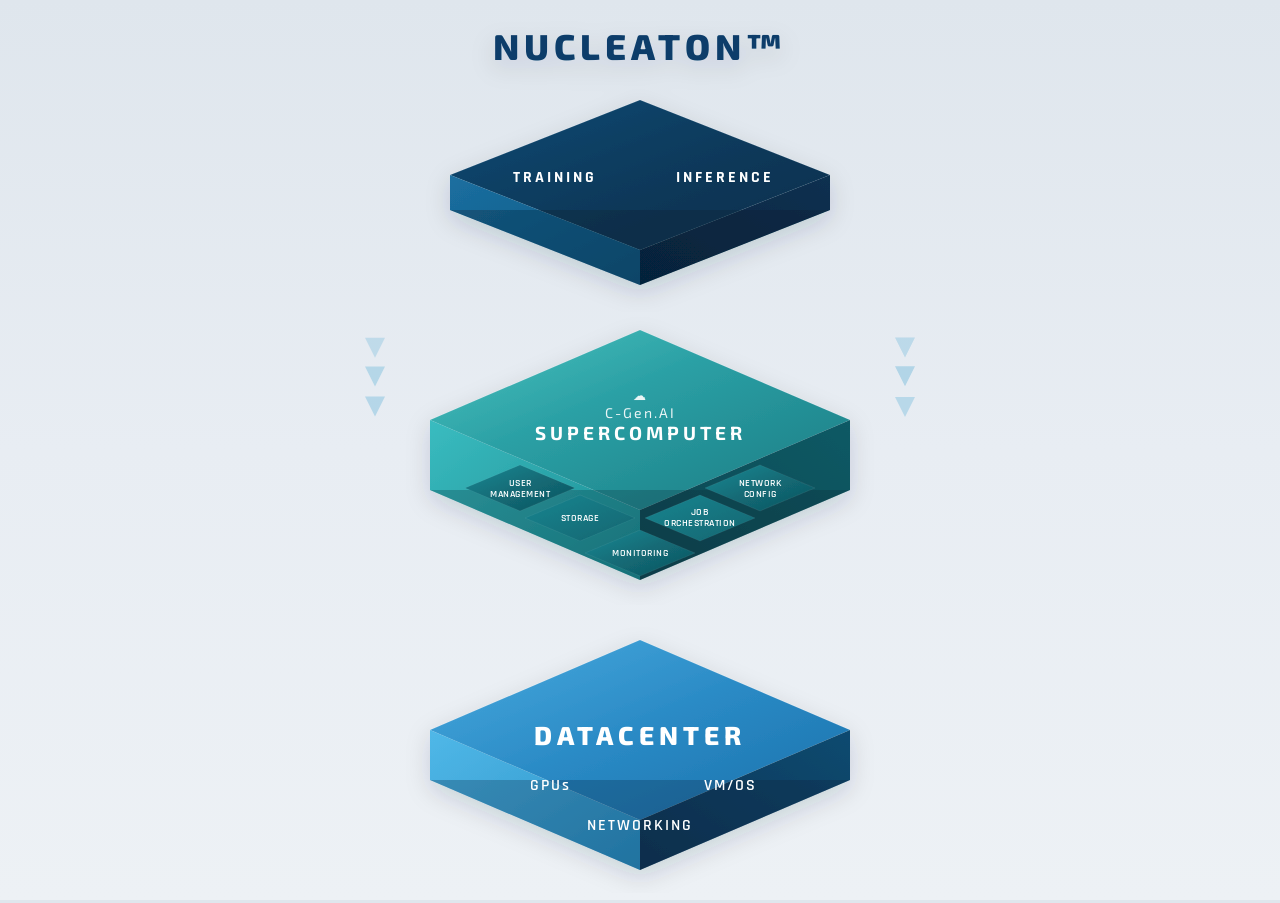
<file: v5/architecture-infographic.html>
<!DOCTYPE html>
<html lang="en">
<head>
<meta charset="UTF-8">
<meta name="viewport" content="width=device-width, initial-scale=1.0">
<title>Antriksh Cloud - Three Layer Architecture</title>
<style>
  @import url('https://fonts.googleapis.com/css2?family=Exo+2:wght@300;400;500;600;700;800&family=Rajdhani:wght@400;500;600;700&display=swap');

  * { margin: 0; padding: 0; box-sizing: border-box; }

  body {
    min-height: 100vh;
    display: flex;
    align-items: center;
    justify-content: center;
    background: linear-gradient(180deg, #dfe6ed 0%, #e8edf3 50%, #edf1f5 100%);
    font-family: 'Exo 2', sans-serif;
  }

  .wrapper {
    position: relative;
    width: 660px;
    height: 900px;
  }

  svg {
    width: 100%;
    height: 100%;
    overflow: visible;
  }

  /* Float animation */
  .layer-group {
    animation: floatUp 5s ease-in-out infinite;
  }
  .layer-group.mid { animation-delay: 0.4s; }
  .layer-group.bot { animation-delay: 0.8s; }

  @keyframes floatUp {
    0%, 100% { transform: translateY(0); }
    50% { transform: translateY(-5px); }
  }
</style>
</head>
<body>
<div class="wrapper">
<svg viewBox="0 0 660 900" xmlns="http://www.w3.org/2000/svg">
  <defs>
    <!-- Nucleaton top face gradient -->
    <linearGradient id="nucTop" x1="0" y1="0" x2="1" y2="1">
      <stop offset="0%" stop-color="#0f4c75"/>
      <stop offset="50%" stop-color="#0b3a5c"/>
      <stop offset="100%" stop-color="#082d4a"/>
    </linearGradient>
    <!-- Nucleaton left face -->
    <linearGradient id="nucLeft" x1="0" y1="0" x2="1" y2="1">
      <stop offset="0%" stop-color="#1b6fa0"/>
      <stop offset="100%" stop-color="#0f5580"/>
    </linearGradient>
    <!-- Nucleaton right face -->
    <linearGradient id="nucRight" x1="1" y1="0" x2="0" y2="1">
      <stop offset="0%" stop-color="#0a3050"/>
      <stop offset="100%" stop-color="#072540"/>
    </linearGradient>

    <!-- Supercomputer top face -->
    <linearGradient id="superTop" x1="0" y1="0" x2="1" y2="1">
      <stop offset="0%" stop-color="#4cc5c0"/>
      <stop offset="40%" stop-color="#2ba0a5"/>
      <stop offset="100%" stop-color="#1a7a82"/>
    </linearGradient>
    <!-- Supercomputer left face -->
    <linearGradient id="superLeft" x1="0" y1="0" x2="1" y2="1">
      <stop offset="0%" stop-color="#3abcc0"/>
      <stop offset="100%" stop-color="#1a8a90"/>
    </linearGradient>
    <!-- Supercomputer right face -->
    <linearGradient id="superRight" x1="1" y1="0" x2="0" y2="1">
      <stop offset="0%" stop-color="#105a65"/>
      <stop offset="100%" stop-color="#0d4550"/>
    </linearGradient>

    <!-- Datacenter top face -->
    <linearGradient id="dcTop" x1="0" y1="0" x2="1" y2="1">
      <stop offset="0%" stop-color="#4aace0"/>
      <stop offset="50%" stop-color="#2a8ac5"/>
      <stop offset="100%" stop-color="#1a70aa"/>
    </linearGradient>
    <!-- Datacenter left face -->
    <linearGradient id="dcLeft" x1="0" y1="0" x2="1" y2="1">
      <stop offset="0%" stop-color="#50b8e8"/>
      <stop offset="100%" stop-color="#2a90c5"/>
    </linearGradient>
    <!-- Datacenter right face -->
    <linearGradient id="dcRight" x1="1" y1="0" x2="0" y2="1">
      <stop offset="0%" stop-color="#0f4a70"/>
      <stop offset="100%" stop-color="#0a3555"/>
    </linearGradient>

    <!-- Diamond item gradient -->
    <linearGradient id="diamondItem" x1="0" y1="0" x2="1" y2="1">
      <stop offset="0%" stop-color="#1a8a95"/>
      <stop offset="50%" stop-color="#136a75"/>
      <stop offset="100%" stop-color="#0d5560"/>
    </linearGradient>
    <linearGradient id="diamondItem2" x1="0" y1="0" x2="1" y2="1">
      <stop offset="0%" stop-color="#1a8590"/>
      <stop offset="100%" stop-color="#0f6570"/>
    </linearGradient>

    <!-- Shadow filter -->
    <filter id="layerShadow">
      <feDropShadow dx="0" dy="8" stdDeviation="12" flood-color="#0a2a40" flood-opacity="0.15"/>
    </filter>
  </defs>

  <!-- ============ LEFT ARROWS ============ -->
  <g opacity="0.55">
    <polygon points="55,340 65,360 75,340" fill="#6ab5d8">
      <animate attributeName="opacity" values="0.3;0.8;0.3" dur="2s" repeatCount="indefinite"/>
      <animateTransform attributeName="transform" type="translate" values="0,0;0,-4;0,0" dur="2s" repeatCount="indefinite"/>
    </polygon>
    <polygon points="55,370 65,390 75,370" fill="#6ab5d8">
      <animate attributeName="opacity" values="0.3;0.8;0.3" dur="2s" begin="0.3s" repeatCount="indefinite"/>
      <animateTransform attributeName="transform" type="translate" values="0,0;0,-4;0,0" dur="2s" begin="0.3s" repeatCount="indefinite"/>
    </polygon>
    <polygon points="55,400 65,420 75,400" fill="#6ab5d8">
      <animate attributeName="opacity" values="0.3;0.8;0.3" dur="2s" begin="0.6s" repeatCount="indefinite"/>
      <animateTransform attributeName="transform" type="translate" values="0,0;0,-4;0,0" dur="2s" begin="0.6s" repeatCount="indefinite"/>
    </polygon>
  </g>

  <!-- ============ RIGHT ARROWS ============ -->
  <g opacity="0.55">
    <polygon points="585,340 595,360 605,340" fill="#6ab5d8">
      <animate attributeName="opacity" values="0.3;0.8;0.3" dur="2s" begin="0.1s" repeatCount="indefinite"/>
      <animateTransform attributeName="transform" type="translate" values="0,0;0,-4;0,0" dur="2s" begin="0.1s" repeatCount="indefinite"/>
    </polygon>
    <polygon points="585,370 595,390 605,370" fill="#6ab5d8">
      <animate attributeName="opacity" values="0.3;0.8;0.3" dur="2s" begin="0.4s" repeatCount="indefinite"/>
      <animateTransform attributeName="transform" type="translate" values="0,0;0,-4;0,0" dur="2s" begin="0.4s" repeatCount="indefinite"/>
    </polygon>
    <polygon points="585,400 595,420 605,400" fill="#6ab5d8">
      <animate attributeName="opacity" values="0.3;0.8;0.3" dur="2s" begin="0.7s" repeatCount="indefinite"/>
      <animateTransform attributeName="transform" type="translate" values="0,0;0,-4;0,0" dur="2s" begin="0.7s" repeatCount="indefinite"/>
    </polygon>
  </g>


  <!-- ================================================ -->
  <!-- NUCLEATON™ - TOP LAYER                            -->
  <!-- ================================================ -->
  <g class="layer-group" filter="url(#layerShadow)">
    <text x="330" y="60" text-anchor="middle" font-family="'Exo 2', sans-serif" font-size="36" font-weight="800" fill="#0a3d6b" letter-spacing="5">
      NUCLEATON™
    </text>

    <!-- Top face -->
    <polygon points="330,100 520,175 330,250 140,175" fill="url(#nucTop)" stroke="rgba(255,255,255,0.08)" stroke-width="1"/>
    <!-- Left face -->
    <polygon points="140,175 330,250 330,285 140,210" fill="url(#nucLeft)"/>
    <!-- Right face -->
    <polygon points="520,175 330,250 330,285 520,210" fill="url(#nucRight)"/>
    <!-- Bottom edge -->
    <polygon points="140,210 330,285 520,210" fill="#061e30" opacity="0.3"/>

    <text x="245" y="182" text-anchor="middle" font-family="'Rajdhani', sans-serif" font-size="16" font-weight="700" fill="#ffffff" letter-spacing="3">TRAINING</text>
    <text x="415" y="182" text-anchor="middle" font-family="'Rajdhani', sans-serif" font-size="16" font-weight="700" fill="#ffffff" letter-spacing="3">INFERENCE</text>
  </g>


  <!-- ================================================ -->
  <!-- C-GEN.AI SUPERCOMPUTER - MIDDLE LAYER             -->
  <!-- ================================================ -->
  <g class="layer-group mid" filter="url(#layerShadow)">
    <!-- Top face -->
    <polygon points="330,330 540,420 330,510 120,420" fill="url(#superTop)" stroke="rgba(255,255,255,0.06)" stroke-width="1"/>
    <!-- Left face -->
    <polygon points="120,420 330,510 330,580 120,490" fill="url(#superLeft)"/>
    <!-- Right face -->
    <polygon points="540,420 330,510 330,580 540,490" fill="url(#superRight)"/>
    <!-- Bottom edge -->
    <polygon points="120,490 330,580 540,490" fill="#082530" opacity="0.25"/>

    <text x="330" y="400" text-anchor="middle" font-family="'Exo 2', sans-serif" font-size="13" font-weight="300" fill="#ffffff" letter-spacing="2" opacity="0.9">☁</text>
    <text x="330" y="418" text-anchor="middle" font-family="'Exo 2', sans-serif" font-size="14" font-weight="400" fill="#ffffff" letter-spacing="2" opacity="0.9">C-Gen.AI</text>
    <text x="330" y="440" text-anchor="middle" font-family="'Exo 2', sans-serif" font-size="19" font-weight="700" fill="#ffffff" letter-spacing="4">SUPERCOMPUTER</text>

    <!-- User Management -->
    <polygon points="210,465 265,488 210,511 155,488" fill="url(#diamondItem)" stroke="rgba(255,255,255,0.12)" stroke-width="0.5"/>
    <text x="210" y="486" text-anchor="middle" font-family="'Rajdhani', sans-serif" font-size="10" font-weight="600" fill="#fff" letter-spacing="0.5">USER</text>
    <text x="210" y="497" text-anchor="middle" font-family="'Rajdhani', sans-serif" font-size="10" font-weight="600" fill="#fff" letter-spacing="0.5">MANAGEMENT</text>

    <!-- Network Config -->
    <polygon points="450,465 505,488 450,511 395,488" fill="url(#diamondItem)" stroke="rgba(255,255,255,0.12)" stroke-width="0.5"/>
    <text x="450" y="486" text-anchor="middle" font-family="'Rajdhani', sans-serif" font-size="10" font-weight="600" fill="#fff" letter-spacing="0.5">NETWORK</text>
    <text x="450" y="497" text-anchor="middle" font-family="'Rajdhani', sans-serif" font-size="10" font-weight="600" fill="#fff" letter-spacing="0.5">CONFIG</text>

    <!-- Storage -->
    <polygon points="270,495 325,518 270,541 215,518" fill="url(#diamondItem2)" stroke="rgba(255,255,255,0.12)" stroke-width="0.5"/>
    <text x="270" y="521" text-anchor="middle" font-family="'Rajdhani', sans-serif" font-size="10" font-weight="600" fill="#fff" letter-spacing="0.5">STORAGE</text>

    <!-- Job Orchestration -->
    <polygon points="390,495 445,518 390,541 335,518" fill="url(#diamondItem2)" stroke="rgba(255,255,255,0.12)" stroke-width="0.5"/>
    <text x="390" y="515" text-anchor="middle" font-family="'Rajdhani', sans-serif" font-size="10" font-weight="600" fill="#fff" letter-spacing="0.5">JOB</text>
    <text x="390" y="526" text-anchor="middle" font-family="'Rajdhani', sans-serif" font-size="10" font-weight="600" fill="#fff" letter-spacing="0.5">ORCHESTRATION</text>

    <!-- Monitoring -->
    <polygon points="330,530 385,553 330,576 275,553" fill="url(#diamondItem)" stroke="rgba(255,255,255,0.12)" stroke-width="0.5"/>
    <text x="330" y="556" text-anchor="middle" font-family="'Rajdhani', sans-serif" font-size="10" font-weight="600" fill="#fff" letter-spacing="0.5">MONITORING</text>
  </g>


  <!-- ================================================ -->
  <!-- DATACENTER - BOTTOM LAYER                         -->
  <!-- ================================================ -->
  <g class="layer-group bot" filter="url(#layerShadow)">
    <!-- Top face -->
    <polygon points="330,640 540,730 330,820 120,730" fill="url(#dcTop)" stroke="rgba(255,255,255,0.06)" stroke-width="1"/>
    <!-- Left face -->
    <polygon points="120,730 330,820 330,870 120,780" fill="url(#dcLeft)"/>
    <!-- Right face -->
    <polygon points="540,730 330,820 330,870 540,780" fill="url(#dcRight)"/>
    <!-- Bottom edge -->
    <polygon points="120,780 330,870 540,780" fill="#061830" opacity="0.25"/>

    <text x="330" y="745" text-anchor="middle" font-family="'Exo 2', sans-serif" font-size="26" font-weight="800" fill="#ffffff" letter-spacing="5">DATACENTER</text>

    <text x="240" y="790" text-anchor="middle" font-family="'Rajdhani', sans-serif" font-size="16" font-weight="600" fill="#ffffff" letter-spacing="2">GPUs</text>
    <text x="420" y="790" text-anchor="middle" font-family="'Rajdhani', sans-serif" font-size="16" font-weight="600" fill="#ffffff" letter-spacing="2">VM/OS</text>
    <text x="330" y="830" text-anchor="middle" font-family="'Rajdhani', sans-serif" font-size="16" font-weight="600" fill="#ffffff" letter-spacing="2">NETWORKING</text>
  </g>

</svg>
</div>
</body>
</html>
</file>
<file: styles.css>
@import url('https://fonts.googleapis.com/css2?family=Manrope:wght@400;500;600;700;800&family=DM+Sans:wght@300;400;500;600&family=DM+Mono:wght@400;500&display=swap');

/* ─────────────────────────────────────────────────────────
   ANTRIKSH CLOUD — styles.css  v3.1
   Theme  : Light / white  (v2.6 was dark)
   Layout : Mobile-first  (min-width breakpoints)
   Fonts  : Manrope · DM Sans · DM Mono
   Blue   : #3b82f6
───────────────────────────────────────────────────────── */

/* ── TOKENS ── */
:root {
  /* Backgrounds — muted blue-gray palette, easy on eyes */
  --bg:        #e8edf6;                    /* page bg — soft blue-gray              */
  --bg-1:      #f2f5fb;                    /* cards / elevated surface (off-white)  */
  --bg-2:      #dde4f0;                    /* alternate section — clearly distinct  */
  --bg-dark:   #07090f;                    /* dark override (footer, terminal)      */

  /* Accent */
  --blue:      #3b82f6;                    /* primary accent                        */
  --blue-dk:   #1d4ed8;                    /* hover / waitlist bg                   */
  --blue-dim:  rgba(59,130,246,.10);       /* tinted bg                             */

  /* Text */
  --text:      #1e2d42;                    /* dark slate — softer than near-black   */
  --muted:     #526077;                    /* secondary text                        */
  --dim:       #8496b0;                    /* tertiary / placeholder                */

  /* Borders & glass */
  --border:    rgba(0,0,0,.11);
  --border-hi: rgba(0,0,0,.20);
  --glass:     rgba(0,0,0,.04);
  --glass-hi:  rgba(0,0,0,.075);

  /* Shape */
  --radius:    12px;
  --radius-lg: 20px;
}

/* ── RESET ── */
*, *::before, *::after { margin:0; padding:0; box-sizing:border-box; }
html { scroll-behavior:smooth; }
body {
  font-family:'DM Sans',system-ui,sans-serif;
  background:var(--bg);
  color:var(--text);
  overflow-x:hidden;
  line-height:1.7;
  -webkit-font-smoothing:antialiased;
}
a { color:inherit; text-decoration:none; }
button { font-family:inherit; cursor:pointer; border:none; }
img { display:block; max-width:100%; }

/* ── TYPOGRAPHY  (sizes bumped ~10% from v2.6) ── */
h1,h2,h3 {
  font-family:'Manrope',sans-serif;
  letter-spacing:-.035em;
  line-height:1.05;
  color:var(--text);
}
h1 { font-size:clamp(2.5rem,7vw,5.75rem);  font-weight:800; }
h2 { font-size:clamp(2rem,4vw,3.5rem);     font-weight:700; }
h3 { font-size:1.375rem;                    font-weight:700; }  /* ↑ 1.25rem → 1.375rem */
p  { color:var(--muted); line-height:1.8;   font-size:1rem;  }  /* ↑ .9375rem → 1rem     */

/* Shimmer gradient used on hero headline */
.grad-shimmer {
  background:linear-gradient(90deg, #60a5fa, #a78bfa, #38bdf8, #60a5fa);
  background-size:300% auto;
  -webkit-background-clip:text; -webkit-text-fill-color:transparent;
  background-clip:text;
  animation:shimmer 5s linear infinite;
}
@keyframes shimmer { to { background-position:-200% center; } }

/* Eyebrow labels */
.eyebrow {
  font-size:.75rem; font-weight:700; letter-spacing:.12em; text-transform:uppercase;
  color:var(--blue); margin-bottom:.875rem;
  display:flex; align-items:center; gap:.5rem;
}
.eyebrow::before { content:''; width:22px; height:1px; background:var(--blue); flex-shrink:0; }

/* ── LAYOUT ── */
.container { max-width:1100px; margin:0 auto; padding:0 1.25rem; }
section    { padding:4.5rem 0; }

@media(min-width:768px) {
  .container { padding:0 1.5rem; }
  section    { padding:6rem 0; }
}

/* ── BUTTONS ── */
.btn {
  display:inline-flex; align-items:center; gap:.5rem;
  font-family:'DM Sans',sans-serif;
  font-size:1rem; font-weight:600;          /* ↑ .9375rem → 1rem */
  padding:.875rem 1.875rem; border-radius:8px; cursor:pointer;
  transition:all .2s ease; white-space:nowrap; border:none;
}
.btn-primary { background:var(--blue); color:#fff; }
.btn-primary:hover {
  background:var(--blue-dk); transform:translateY(-1px);
  box-shadow:0 6px 24px rgba(59,130,246,.32);
}
/* Ghost on light bg */
.btn-ghost {
  background:rgba(255,255,255,.08); color:var(--text);
  border:1px solid var(--border-hi); backdrop-filter:blur(8px);
}
.btn-ghost:hover { background:var(--glass-hi); }
/* Ghost override inside dark hero section */
#hero .btn-ghost { color:#fff; background:rgba(255,255,255,.1); border-color:rgba(255,255,255,.22); }
#hero .btn-ghost:hover { background:rgba(255,255,255,.2); }
.btn-sm { padding:.5625rem 1.25rem; font-size:.9rem; }

/* ── REVEAL  (transition MUST be on base class, not .visible) ── */
.reveal {
  opacity:0;
  transform:translateY(26px);
  transition:opacity .75s cubic-bezier(.16,1,.3,1), transform .75s cubic-bezier(.16,1,.3,1);
}
.reveal.visible { opacity:1 !important; transform:none !important; }
.d1 { transition-delay:.08s !important; }
.d2 { transition-delay:.16s !important; }
.d3 { transition-delay:.24s !important; }
.d4 { transition-delay:.32s !important; }
.count-num { display:inline-block; }
.bar-fill,.bw-fill,.phase-fill { width:0; transition:width 1.4s cubic-bezier(.16,1,.3,1); }

/* ── SECTION NETWORK CANVAS ── */
.section-net {
  position:absolute; inset:0; width:100%; height:100%;
  pointer-events:none; z-index:0;
  opacity:.28;   /* reduced from .55 — subtler on light background */
}
section > .container,
section > .why-inner { position:relative; z-index:1; }


/* ══════════════════════════════════════════════════════════
   NAV
══════════════════════════════════════════════════════════ */
#nav {
  position:fixed; top:0; left:0; right:0; z-index:200; height:62px;
  display:flex; align-items:center;
  background:rgba(10,13,22,.88); backdrop-filter:blur(20px);
  border-bottom:1px solid rgba(255,255,255,.07);
  transition:transform .35s cubic-bezier(.16,1,.3,1), box-shadow .2s;
}
#nav.hidden   { transform:translateY(-100%); }
#nav.scrolled { box-shadow:0 2px 32px rgba(0,0,0,.40); }
#nav .container { display:flex; align-items:center; justify-content:space-between; width:100%; }

.nav-logo {
  display:flex; align-items:center; gap:.625rem;
  font-family:'Manrope',sans-serif; font-weight:700; font-size:1rem; color:#fff; letter-spacing:-.02em;
}
.nav-mark {
  width:30px; height:30px; border-radius:7px;
  background:rgba(59,130,246,.18); border:1px solid rgba(59,130,246,.30);
  display:flex; align-items:center; justify-content:center;
}
.nav-mark svg { fill:#60a5fa; }

/* Mobile-first: links hidden, hamburger visible */
.nav-links { display:none; list-style:none; }
.nav-btn   { display:flex; background:none; color:rgba(255,255,255,.7); padding:.25rem; }

.nav-links a {
  font-size:.875rem; font-weight:500; color:rgba(255,255,255,.52);
  padding:.4375rem .75rem; border-radius:6px;
  transition:color .15s, background .15s;
  display:flex; align-items:center; gap:.3rem;
}
.nav-links a:hover      { color:#fff; background:rgba(255,255,255,.07); }
.nav-links a.active-nav { color:#60a5fa; }
.nav-cta  { background:var(--blue) !important; color:#fff !important; border-radius:7px !important; }
.nav-cta:hover { background:var(--blue-dk) !important; box-shadow:0 4px 16px rgba(59,130,246,.35) !important; }

/* Mobile dropdown */
.nav-links.open {
  display:flex; flex-direction:column; align-items:stretch;
  position:absolute; top:62px; left:0; right:0;
  background:rgba(10,13,22,.97); backdrop-filter:blur(20px);
  border-bottom:1px solid rgba(255,255,255,.07);
  padding:.75rem 1rem;
}
.nav-links.open a { padding:.875rem; font-size:1rem; }

/* Desktop nav revealed at 860px */
@media(min-width:860px) {
  .nav-links { display:flex; align-items:center; gap:.125rem; }
  .nav-btn   { display:none; }
}


/* ══════════════════════════════════════════════════════════
   HERO  (keeps dark photo background intentionally)
══════════════════════════════════════════════════════════ */
#hero {
  position:relative; min-height:100svh;
  display:flex; flex-direction:column; justify-content:flex-end;
  padding-top:62px; overflow:hidden;
}
.hero-bg {
  position:absolute; inset:0;
  background:url('img-gpu-hero.png') center/cover no-repeat;
}
.hero-bg::after {
  content:''; position:absolute; inset:0;
  background:linear-gradient(to bottom,
    rgba(7,9,15,.55)  0%,
    rgba(7,9,15,.42)  35%,
    rgba(7,9,15,.88)  78%,
    rgba(7,9,15,1)   100%);
}
.hero-inner { position:relative; z-index:1; padding-bottom:3.5rem; }
/* Hero headings stay white over the dark photo */
#hero h1, #hero h2 { color:#fff; }

.hero-badge {
  display:inline-flex; align-items:center; gap:.5rem;
  background:rgba(59,130,246,.14); border:1px solid rgba(59,130,246,.26);
  color:#93c5fd; font-size:.75rem; font-weight:700; letter-spacing:.08em;
  text-transform:uppercase; padding:.375rem .9375rem; border-radius:100px;
  margin-bottom:2rem;
}
.hero-dot { width:6px; height:6px; border-radius:50%; background:#22c55e; animation:pulse 2s infinite; }
@keyframes pulse { 0%,100%{opacity:1;transform:scale(1)} 50%{opacity:.4;transform:scale(1.5)} }

.hero-h   { margin-bottom:1.125rem; max-width:820px; color:#fff !important; }
.hero-sub { font-size:1.25rem; color:rgba(255,255,255,.52); max-width:540px; margin-bottom:2.5rem; line-height:1.7; }
.hero-actions { display:flex; flex-wrap:wrap; gap:.75rem; margin-bottom:3rem; }

/* Hero stats — mobile 2-col, desktop 4-col */
.hero-stats {
  display:grid;
  grid-template-columns:1fr 1fr;
  border-top:1px solid rgba(255,255,255,.12);
}
@media(min-width:640px) { .hero-stats { grid-template-columns:repeat(4,1fr); } }

.hstat { padding:1.375rem 1.125rem; border-right:1px solid rgba(255,255,255,.1); }
.hstat:nth-child(2n)   { border-right:none; }
.hstat:nth-child(n+3)  { border-top:1px solid rgba(255,255,255,.1); }
@media(min-width:640px) {
  .hstat                { border-right:1px solid rgba(255,255,255,.1) !important; border-top:none !important; }
  .hstat:last-child     { border-right:none !important; }
}
.hstat-val { font-family:'Manrope',sans-serif; font-size:1.875rem; font-weight:800; color:#fff; letter-spacing:-.04em; line-height:1; margin-bottom:.35rem; }
.hstat-lbl { font-size:.8125rem; color:rgba(255,255,255,.42); }

/* Heatmap strip */
.heatmap-strip {
  position:relative; z-index:1;
  background:rgba(0,0,0,.3); border-top:1px solid rgba(255,255,255,.07);
  padding:.875rem 1.25rem;
}
.hm-bar   { display:flex; justify-content:space-between; align-items:center; margin-bottom:.625rem; }
.hm-label { font-size:.65rem; font-family:'DM Mono',monospace; color:rgba(255,255,255,.22); letter-spacing:.06em; text-transform:uppercase; }
.hm-live  { display:flex; align-items:center; gap:.375rem; font-size:.65rem; font-family:'DM Mono',monospace; color:#22c55e; }
.hm-dot   { width:5px; height:5px; border-radius:50%; background:#22c55e; animation:pulse 1.2s infinite; }
#heatmap  { display:block; width:100%; height:48px; border-radius:4px; }
@media(min-width:768px) { #heatmap { height:56px; } }


/* ══════════════════════════════════════════════════════════
   TICKER
══════════════════════════════════════════════════════════ */
.ticker {
  overflow:hidden; white-space:nowrap;
  padding:11px 0;
  background:#0d1120;                           /* dark — sits between hero & #why */
  border-top:1px solid rgba(255,255,255,.06);
  border-bottom:1px solid rgba(255,255,255,.06);
}
.ticker-track { display:inline-flex; gap:2.5rem; animation:ticker 50s linear infinite; }
.ticker:hover .ticker-track { animation-play-state:paused; }
.t-item { display:inline-flex; align-items:center; gap:.5rem; font-size:.8125rem; color:rgba(255,255,255,.38); font-weight:500; }
.t-sep  { width:3px; height:3px; border-radius:50%; background:#3b82f6; opacity:.7; flex-shrink:0; }
@keyframes ticker { to { transform:translateX(-50%); } }


/* ══════════════════════════════════════════════════════════
   WHY  — dark section
══════════════════════════════════════════════════════════ */
#why { position:relative; overflow:hidden; background:#0b0f1a; }
/* City-grid photo with dark overlay — like v2.6 */
.why-bg { position:absolute; inset:0; background:url('img-city-grid.png') center/cover no-repeat; }
.why-bg::after {
  content:''; position:absolute; inset:0;
  background:linear-gradient(to bottom,
    rgba(7,9,15,.82)  0%,
    rgba(7,9,15,.78)  35%,
    rgba(7,9,15,.88)  75%,
    rgba(7,9,15,1)   100%);
}
/* Lift canvas opacity on dark bg */
#why .section-net { opacity:.50; }

.why-inner  { position:relative; z-index:1; padding:5rem 0; }
.why-intro  { max-width:580px; margin-bottom:3.5rem; }
.why-intro h2 { margin-bottom:.875rem; color:#fff; }
.why-intro p  { color:rgba(255,255,255,.52); }

.why-grid {
  display:grid;
  grid-template-columns:1fr;       /* mobile: single column */
  gap:1px; background:rgba(255,255,255,.06);
  border-radius:var(--radius); overflow:hidden;
}
@media(min-width:768px) { .why-grid { grid-template-columns:repeat(3,1fr); } }

.why-item {
  padding:2.25rem 1.875rem;
  background:rgba(12,16,26,.80); backdrop-filter:blur(12px);
  transition:background .25s;
}
.why-item:hover { background:rgba(20,26,42,.88); }
.why-num   { font-family:'Manrope',sans-serif; font-size:2.5rem; font-weight:800; color:transparent; -webkit-text-stroke:1px rgba(59,130,246,.30); line-height:1; margin-bottom:1.25rem; }
.why-title { font-family:'Manrope',sans-serif; font-size:1.375rem; font-weight:800; color:#fff; margin-bottom:.625rem; letter-spacing:-.025em; }
.why-desc  { font-size:1rem; color:rgba(255,255,255,.50); line-height:1.75; }


/* ══════════════════════════════════════════════════════════
   SOVEREIGN STRIP
══════════════════════════════════════════════════════════ */
#sovereign { padding:0; }
.sovereign-bar {
  display:flex; align-items:center; gap:2rem; flex-wrap:wrap;
  padding:1.75rem 2rem; border-radius:var(--radius);
  background:rgba(59,130,246,.05); border:1px solid rgba(59,130,246,.14);
}
.sovereign-headline {
  font-family:'Manrope',sans-serif; font-size:1.0625rem; font-weight:700;
  color:var(--text); flex:1; min-width:200px; letter-spacing:-.02em;
}
.s-badges { display:flex; gap:.5rem; flex-wrap:wrap; }
.s-badge {
  font-size:.6875rem; font-weight:700; letter-spacing:.07em; text-transform:uppercase;
  padding:.3rem .75rem; border-radius:100px;
  display:flex; align-items:center; gap:.35rem;
  background:var(--bg-1); border:1px solid var(--border-hi); color:var(--muted);
}
.s-badge-dot { font-size:.5rem; color:#16a34a; }


/* ══════════════════════════════════════════════════════════
   HOW ANTRIKSH CLOUD WORKS — INTERACTIVE STACK INFOGRAPHIC
   NEW SECTION — added in v3.1
══════════════════════════════════════════════════════════ */
#how-it-works { background:var(--bg-2); position:relative; overflow:hidden; }
#how-it-works > .container > p { max-width:520px; }

/* Diagram wrapper — column-reverse so bottom layer renders at page-bottom */
.stack-diagram {
  margin:3rem auto 0;
  max-width:740px;
  display:flex;
  flex-direction:column-reverse;
  gap:.75rem;
  position:relative;
}

/* Up-arrows between layers */
.stack-arrow {
  display:flex; justify-content:center; align-items:center;
  font-size:1.5rem; line-height:1;
  color:var(--blue); opacity:.5;
  user-select:none; pointer-events:none;
}

/* Layer wrapper */
.stack-layer { cursor:pointer; }

/* Card base */
.layer-card {
  border-radius:16px;
  padding:1.625rem 1.875rem;
  border:2px solid transparent;
  position:relative;
  overflow:hidden;
  transition:
    transform     .32s cubic-bezier(.16,1,.3,1),
    box-shadow    .32s cubic-bezier(.16,1,.3,1),
    border-color  .22s;
}
/* Inner highlight streak */
.layer-card::before {
  content:''; position:absolute; top:0; left:10%; right:10%;
  height:1px; background:rgba(255,255,255,.32); border-radius:100px;
}

/* Layer content row */
.layer-card-inner {
  display:flex; flex-direction:column; gap:1rem;
}
@media(min-width:640px) {
  .layer-card-inner { flex-direction:row; align-items:center; gap:2rem; }
}

/* ── Colour themes for each layer ── */

/* Layer 1 — Datacenter (bottom): bold blue */
.layer-bot {
  background:linear-gradient(135deg, #1d4ed8 0%, #3b82f6 100%);
  border-color:rgba(96,165,250,.40);
  box-shadow:0 6px 28px rgba(59,130,246,.22);
}
/* Layer 2 — Supercomputer (middle): teal / cyan */
.layer-mid {
  background:linear-gradient(135deg, #0e7490 0%, #06b6d4 100%);
  border-color:rgba(6,182,212,.38);
  box-shadow:0 6px 28px rgba(8,145,178,.22);
}
/* Layer 3 — Nucleaton™ (top): deep navy */
.layer-top {
  background:linear-gradient(135deg, #0f172a 0%, #1e3a8a 50%, #1d4ed8 100%);
  border-color:rgba(96,165,250,.30);
  box-shadow:0 6px 28px rgba(30,58,138,.28);
}

/* Hover / active lift */
.stack-layer:hover .layer-card,
.stack-layer.s-active .layer-card {
  transform:translateY(-7px);
  box-shadow:0 24px 56px rgba(0,0,0,.26);
}
.stack-layer:hover .layer-bot,
.stack-layer.s-active .layer-bot  { border-color:rgba(147,197,253,.65); }
.stack-layer:hover .layer-mid,
.stack-layer.s-active .layer-mid  { border-color:rgba(103,232,249,.65); }
.stack-layer:hover .layer-top,
.stack-layer.s-active .layer-top  { border-color:rgba(147,197,253,.55); }

/* Label area */
.layer-label { flex-shrink:0; min-width:180px; }
.layer-badge {
  font-size:.6875rem; font-weight:700; letter-spacing:.1em; text-transform:uppercase;
  color:rgba(255,255,255,.55); margin-bottom:.25rem;
}
.layer-name {
  font-family:'Manrope',sans-serif; font-size:1.5rem; font-weight:800;
  color:#fff; letter-spacing:-.03em; line-height:1.1;
}
.layer-sublabel { font-size:.8125rem; color:rgba(255,255,255,.52); margin-top:.25rem; }

/* Chip pills */
.layer-chips { flex:1; display:flex; flex-wrap:wrap; gap:.4375rem; }
.layer-chip {
  font-size:.8125rem; font-weight:600;
  padding:.3125rem 1rem; border-radius:100px;
  background:rgba(255,255,255,.14);
  border:1px solid rgba(255,255,255,.22);
  color:rgba(255,255,255,.9);
  transition:background .22s, border-color .22s;
  white-space:nowrap;
}
.stack-layer:hover   .layer-chip,
.stack-layer.s-active .layer-chip {
  background:rgba(255,255,255,.24);
  border-color:rgba(255,255,255,.40);
}

/* Expand/collapse icon */
.layer-expand-icon {
  position:absolute; top:1.25rem; right:1.375rem;
  width:28px; height:28px; border-radius:50%;
  background:rgba(255,255,255,.12); border:1px solid rgba(255,255,255,.22);
  display:flex; align-items:center; justify-content:center;
  color:#fff; font-size:1.25rem; font-weight:300; line-height:1;
  transition:transform .3s cubic-bezier(.16,1,.3,1), background .22s;
  flex-shrink:0;
}
.stack-layer.s-active .layer-expand-icon {
  transform:rotate(45deg);
  background:rgba(255,255,255,.25);
}

/* Expandable detail panel */
.layer-detail {
  max-height:0; overflow:hidden;
  padding:0 1.875rem;
  background:rgba(0,0,0,.18);  /* darkens slightly below the card */
  border-radius:0 0 14px 14px;
  transition:max-height .42s cubic-bezier(.16,1,.3,1), padding .3s;
}
.layer-detail.open { max-height:300px; padding:1rem 1.875rem 1.5rem; }

.layer-detail-inner { border-top:1px solid rgba(255,255,255,.12); padding-top:.875rem; }
.layer-detail p     { font-size:.9375rem; color:rgba(255,255,255,.68); line-height:1.75; margin:0; }
.layer-detail-grid  {
  display:grid; grid-template-columns:1fr 1fr; gap:.5rem .875rem; margin-top:.75rem;
}
@media(min-width:640px) { .layer-detail-grid { grid-template-columns:repeat(3,1fr); } }
.detail-item {
  font-size:.8125rem; font-weight:500; color:rgba(255,255,255,.6);
  display:flex; align-items:center; gap:.35rem;
}
.detail-item::before { content:'✓'; color:rgba(255,255,255,.38); flex-shrink:0; }

/* Desktop 3-D perspective tilt */
@media(min-width:1024px) {
  .stack-diagram {
    max-width:780px;
    gap:0;
  }
  /* The 3D wrapper sits inside .stack-diagram on desktop */
  .stack-layers-3d {
    display:flex; flex-direction:column-reverse;
    transform:perspective(1200px) rotateX(14deg) rotateY(-2deg);
    transform-style:preserve-3d;
  }
  .stack-layer { margin-top:-5px; }
  .stack-layer:hover .layer-card,
  .stack-layer.s-active .layer-card {
    transform:translateY(-10px) translateZ(24px);
  }
  .stack-arrow { font-size:1.875rem; }
}

/* Hint below the diagram */
.stack-hint {
  text-align:center; margin-top:1.875rem;
  font-size:.875rem; color:var(--dim);
}
.stack-hint span {
  display:inline-flex; align-items:center; gap:.4rem;
  border:1px solid var(--border); border-radius:100px;
  padding:.3125rem .9375rem; background:var(--bg-1);
}


/* ══════════════════════════════════════════════════════════
   GPUS  — dark section
══════════════════════════════════════════════════════════ */
#gpus { padding:5rem 0; background:#0b0f1a; position:relative; overflow:hidden; }
#gpus .section-net { opacity:.48; }
.gpus-header { margin-bottom:3rem; }
.gpus-header h2 { margin-bottom:.5rem; color:#fff; }
.gpus-header .eyebrow { color:var(--blue); }

.gpus-grid {
  display:grid;
  grid-template-columns:1fr;          /* mobile */
  gap:1.25rem;
}
@media(min-width:640px) { .gpus-grid { grid-template-columns:1fr 1fr; gap:1.5rem; } }

.gpu-card {
  border-radius:var(--radius-lg); overflow:hidden;
  border:1px solid rgba(255,255,255,.08); background:#111827; position:relative;
  transition:border-color .25s, transform .3s ease, box-shadow .3s;
}
.gpu-card:hover { border-color:rgba(255,255,255,.16); transform:translateY(-3px); box-shadow:0 16px 48px rgba(0,0,0,.4); }
.gpu-card::before { content:''; position:absolute; top:0; left:0; right:0; height:2px; background:linear-gradient(90deg,#3b82f6,#7c3aed); }
.gpu-photo { width:100%; height:200px; object-fit:cover; filter:brightness(.75) saturate(.9); }
.gpu-body  { padding:1.875rem; }
.gpu-tag   { font-family:'DM Mono',monospace; font-size:.6875rem; font-weight:500; letter-spacing:.08em; text-transform:uppercase; color:#60a5fa; margin-bottom:.625rem; }
.gpu-name  { font-family:'Manrope',sans-serif; font-size:2.25rem; font-weight:800; color:#fff; letter-spacing:-.045em; margin-bottom:.5rem; }
.gpu-pitch { font-size:1rem; color:rgba(255,255,255,.48); margin-bottom:1.625rem; line-height:1.7; }
.gpu-specs { display:grid; grid-template-columns:repeat(3,1fr); gap:.5rem; }
.gpu-spec  { background:rgba(255,255,255,.04); border:1px solid rgba(255,255,255,.07); border-radius:8px; padding:.875rem .5rem; text-align:center; }
.gpu-spec-val { font-size:.9375rem; font-weight:700; color:#fff; letter-spacing:-.02em; margin-bottom:.15rem; }
.gpu-spec-lbl { font-size:.65rem; color:rgba(255,255,255,.38); }

.bw-section { padding:2.5rem 0 0; }
.bw-title { font-size:.75rem; font-weight:700; letter-spacing:.09em; text-transform:uppercase; color:rgba(255,255,255,.35); margin-bottom:1.375rem; }
.bw-row   { display:grid; grid-template-columns:90px 1fr 90px; align-items:center; gap:.875rem; margin-bottom:.875rem; }
.bw-label { font-size:.875rem; font-weight:600; color:rgba(255,255,255,.75); }
.bw-track { height:6px; background:rgba(255,255,255,.07); border:none; border-radius:100px; overflow:hidden; }
.bw-fill  { height:100%; border-radius:100px; }
.bw-val   { font-family:'DM Mono',monospace; font-size:.8125rem; font-weight:500; text-align:right; }

.chips  { display:flex; flex-wrap:wrap; gap:.4375rem; margin-top:2.5rem; }
.chip   {
  font-size:.8125rem; font-weight:500; padding:.35rem .9375rem; border-radius:100px;
  background:rgba(255,255,255,.05); border:1px solid rgba(255,255,255,.10); color:rgba(255,255,255,.50);
  transition:border-color .15s, color .15s, background .15s;
}
.chip:hover { border-color:rgba(59,130,246,.5); color:#93c5fd; background:rgba(59,130,246,.08); }


/* ══════════════════════════════════════════════════════════
   HOW IT WORKS  (3-step developer flow)
══════════════════════════════════════════════════════════ */
#how { background:var(--bg-2); position:relative; overflow:hidden; }

.how-grid {
  display:grid;
  grid-template-columns:1fr;          /* mobile */
  gap:3rem; align-items:start; margin-top:3rem;
}
@media(min-width:860px) { .how-grid { grid-template-columns:1fr 1fr; gap:4rem; } }

.how-steps { display:flex; flex-direction:column; }
.how-step  { display:flex; gap:1.375rem; padding:1.875rem 0; border-bottom:1px solid var(--border); }
.how-step:last-child { border-bottom:none; }

.step-num {
  width:40px; height:40px; border-radius:50%; flex-shrink:0;  /* ↑ 38px → 40px */
  display:flex; align-items:center; justify-content:center;
  font-family:'Manrope',sans-serif; font-size:.9375rem; font-weight:700; color:var(--muted);
  border:1.5px solid var(--border); background:var(--bg-1);
  transition:background .2s, border-color .2s, box-shadow .2s, color .2s;
}
.how-step.s-active .step-num {
  background:var(--blue); border-color:var(--blue); color:#fff;
  box-shadow:0 0 0 4px rgba(59,130,246,.14);
}
.step-body h3 { font-size:1.1875rem; margin-bottom:.375rem; color:var(--text); }
.step-body p  { font-size:1rem; }
.step-code {
  margin-top:.625rem; font-family:'DM Mono',monospace; font-size:.75rem;
  background:var(--bg-1); border:1px solid var(--border);
  border-radius:6px; padding:.5rem .875rem; color:var(--blue);
}

/* Terminal (always dark) */
.terminal {
  background:#0d1117; border:1px solid rgba(255,255,255,.08);
  border-radius:var(--radius); overflow:hidden;
  box-shadow:0 24px 60px rgba(0,0,0,.15);
  position:sticky; top:82px;
}
.terminal-bar {
  display:flex; align-items:center; gap:.5rem;
  padding:.75rem 1rem; background:#161b22;
  border-bottom:1px solid rgba(255,255,255,.05);
}
.tb-dot { width:11px; height:11px; border-radius:50%; }
.tb-r{background:#ef4444;} .tb-y{background:#f59e0b;} .tb-g{background:#22c55e;}
.tb-name { margin-left:.5rem; font-size:.75rem; color:rgba(255,255,255,.22); font-family:'DM Mono',monospace; }
.terminal-body { padding:1.5rem; font-family:'DM Mono',monospace; font-size:.8125rem; line-height:2.1; }
.t-c{color:#6b7280;} .t-l{color:#e2e8f0;} .t-s{color:#a78bfa;} .t-k{color:#4ade80;} .t-o{color:#fbbf24;}
.term-line { display:block; min-height:1.6em; }
.t-cursor::after { content:'▌'; animation:blink .7s step-end infinite; color:#4ade80; }
@keyframes blink { 50%{ opacity:0; } }


/* ══════════════════════════════════════════════════════════
   FOR BUILDERS
══════════════════════════════════════════════════════════ */
/* FOR BUILDERS — dark section */
#builders { background:#0b0f1a; position:relative; overflow:hidden; }
#builders .section-net { opacity:.46; }
#builders h2  { color:#fff; }
#builders > .container > .eyebrow { color:var(--blue); }

.builders-grid {
  display:grid;
  grid-template-columns:1fr;          /* mobile */
  gap:1.25rem; margin-top:3rem;
}
@media(min-width:640px) { .builders-grid { grid-template-columns:1fr 1fr; } }

.builder-card {
  border-radius:var(--radius-lg); padding:2.5rem;
  border:1px solid rgba(255,255,255,.08); background:#111827;
  transition:border-color .25s, transform .25s, box-shadow .25s;
}
.builder-card:hover { border-color:rgba(255,255,255,.16); transform:translateY(-2px); box-shadow:0 12px 40px rgba(0,0,0,.35); }
.builder-card.feat {
  background:linear-gradient(135deg,rgba(59,130,246,.10),rgba(124,58,237,.06));
  border-color:rgba(59,130,246,.25);
}
.builder-card.feat:hover { border-color:rgba(59,130,246,.42); box-shadow:0 0 48px rgba(59,130,246,.12); }
.builder-tag {
  display:inline-block; font-size:.6875rem; font-weight:700; letter-spacing:.07em;
  text-transform:uppercase; padding:.275rem .6875rem; border-radius:100px;
  background:rgba(59,130,246,.14); color:#93c5fd; margin-bottom:1.125rem;
}
.builder-tag.e { background:rgba(124,58,237,.14); color:#c4b5fd; }
.builder-card h3 { font-size:1.625rem; margin-bottom:.625rem; color:#fff; }
.builder-card p  { font-size:1rem; line-height:1.75; margin-bottom:1.5rem; color:rgba(255,255,255,.50); }
.builder-list    { list-style:none; display:flex; flex-direction:column; gap:.5rem; }
.builder-list li { font-size:.9375rem; color:rgba(255,255,255,.46); display:flex; gap:.5rem; }
.builder-list li::before { content:'→'; color:#60a5fa; flex-shrink:0; }


/* ══════════════════════════════════════════════════════════
   WAITLIST  (STAYS BLUE — the only saturated section)
══════════════════════════════════════════════════════════ */
#waitlist { background:#1d4ed8; position:relative; overflow:hidden; }
#waitlist::before {
  content:''; position:absolute; inset:0;
  background:radial-gradient(ellipse 80% 60% at 50% 100%,rgba(59,130,246,.4),transparent);
  pointer-events:none;
}
.wl-inner {
  position:relative; z-index:1;
  display:grid;
  grid-template-columns:1fr;          /* mobile */
  gap:2.5rem; align-items:start;
}
@media(min-width:760px) { .wl-inner { grid-template-columns:1fr 1fr; gap:4rem; } }
.wl-left h2 { color:#fff; margin-bottom:.875rem; }
.wl-left > p { color:rgba(255,255,255,.62); font-size:1.0625rem; margin-bottom:2.25rem; }
.wl-benefits   { display:flex; flex-direction:column; gap:.875rem; margin-bottom:2.25rem; }
.wl-b          { display:flex; align-items:center; gap:.875rem; }
.wl-b-icon     { font-size:1.125rem; width:40px; height:40px; background:rgba(255,255,255,.12); border-radius:8px; display:flex; align-items:center; justify-content:center; flex-shrink:0; }
.wl-b-text     { font-size:1rem; font-weight:500; color:rgba(255,255,255,.88); }  /* ↑ .9375rem */
.wl-btns       { display:flex; gap:.75rem; flex-wrap:wrap; }
.btn-wl-white  { background:#fff; color:#1d4ed8; font-weight:700; }
.btn-wl-white:hover { background:#dbeafe; }
.btn-wl-ghost  { background:rgba(255,255,255,.12); color:#fff; border:1px solid rgba(255,255,255,.20); }
.btn-wl-ghost:hover { background:rgba(255,255,255,.20); }
.wl-right iframe { border-radius:var(--radius); }


/* ══════════════════════════════════════════════════════════
   FAQ
══════════════════════════════════════════════════════════ */
#faq { background:var(--bg-2); position:relative; overflow:hidden; }

.faq-wrap {
  display:grid;
  grid-template-columns:1fr;          /* mobile */
  gap:2rem; align-items:start;
}
@media(min-width:760px) { .faq-wrap { grid-template-columns:1fr 2fr; gap:4rem; } }

.faq-intro h2 { margin-bottom:.75rem; }
.faq-intro p  { font-size:1.0625rem; }
.faq-list  { display:flex; flex-direction:column; }
.faq-item  { border-bottom:1px solid var(--border); }
.faq-q {
  width:100%; display:flex; justify-content:space-between; align-items:center;
  padding:1.375rem 0; background:none; border:none; text-align:left;
  font-size:1.0625rem; font-weight:600; color:var(--text);
  gap:1.5rem; cursor:pointer;
  transition:color .15s; font-family:'DM Sans',sans-serif;
}
.faq-q:hover { color:var(--blue); }
.faq-q.open  { color:var(--blue); }
.faq-icon    { font-size:.9375rem; color:var(--muted); transition:transform .3s, color .15s; flex-shrink:0; }
.faq-q.open .faq-icon { transform:rotate(45deg); color:var(--blue); }
.faq-a {
  font-size:1rem; color:var(--muted); line-height:1.8;
  max-height:0; overflow:hidden;
  transition:max-height .35s cubic-bezier(.16,1,.3,1), padding .3s;
}
.faq-a a { color:var(--blue); }
.faq-a.open { max-height:400px; padding-bottom:1.375rem; }


/* ══════════════════════════════════════════════════════════
   FOOTER  (intentionally dark for visual contrast on light page)
══════════════════════════════════════════════════════════ */
footer {
  background:var(--bg-dark); border-top:1px solid rgba(255,255,255,.07);
  padding:3.5rem 0;
}
.ft-grid {
  display:grid;
  grid-template-columns:1fr;          /* mobile */
  gap:2rem;
}
@media(min-width:480px)  { .ft-grid { grid-template-columns:1fr 1fr; } }
@media(min-width:768px)  { .ft-grid { grid-template-columns:1.5fr 1fr 1fr 1fr; } }

.ft-brand h4 { font-family:'Manrope',sans-serif; font-size:1.0625rem; font-weight:700; color:#fff; margin-bottom:.5rem; letter-spacing:-.02em; }
.ft-brand p  { font-size:.875rem; color:#64748b; line-height:1.7; max-width:220px; }
.ft-col h5   { font-size:.6875rem; font-weight:700; letter-spacing:.1em; text-transform:uppercase; color:#475569; margin-bottom:1rem; }
.ft-col a    { display:block; font-size:.875rem; color:rgba(255,255,255,.3); margin-bottom:.5rem; transition:color .15s; }
.ft-col a:hover { color:rgba(255,255,255,.8); }
.ft-bottom   { margin-top:3rem; padding-top:1.5rem; border-top:1px solid rgba(255,255,255,.06); display:flex; justify-content:space-between; align-items:center; flex-wrap:wrap; gap:1rem; }
.ft-copy     { font-size:.8125rem; color:rgba(255,255,255,.18); }


/* ══════════════════════════════════════════════════════════
   PLATFORM PAGE
══════════════════════════════════════════════════════════ */
.plat-hero {
  padding:9rem 0 5rem;
  background:#0b0f1a;
  border-bottom:1px solid rgba(255,255,255,.07);
}
.plat-hero h1 { font-size:clamp(2.5rem,5vw,4.75rem); margin-bottom:.875rem; color:#fff; }
.plat-hero p  { font-size:1.125rem; color:rgba(255,255,255,.48); max-width:520px; margin-bottom:2rem; }
.plat-hero .eyebrow { color:var(--blue); }
.plat-quick   { display:flex; flex-wrap:wrap; gap:.5rem; }
.plat-quick a {
  font-size:.875rem; font-weight:500; color:rgba(255,255,255,.45);
  border-color:rgba(255,255,255,.12) !important;
}
.plat-quick a {
  padding:.4375rem .9375rem; border-radius:100px;
  transition:border-color .2s, color .2s, background .2s;
}
.plat-quick a:hover { border-color:rgba(59,130,246,.55) !important; color:#93c5fd !important; background:rgba(59,130,246,.08) !important; }

.plat-section     { padding:6rem 0; position:relative; overflow:hidden; }
.plat-section.alt { background:var(--bg-2); }

/* PUE rows */
.pue-row {
  display:flex; align-items:center; gap:1.25rem;
  padding:.9375rem; border-radius:10px;
  border:1px solid var(--border); background:var(--bg-1);
  margin-bottom:.625rem;
}
.pue-info  { flex:1; }
.pue-name  { font-size:1rem; font-weight:600; color:var(--text); margin-bottom:.15rem; }
.pue-num   { font-family:'Manrope',sans-serif; font-size:1.5rem; font-weight:700; letter-spacing:-.03em; line-height:1; }
.pue-sub   { font-size:.75rem; color:var(--muted); margin-top:.15rem; }
.pue-badge { font-size:.6rem; font-weight:700; letter-spacing:.05em; text-transform:uppercase; padding:.2rem .5rem; border-radius:100px; margin-top:.35rem; display:inline-block; }
.pb-best   { background:rgba(22,163,74,.1);  color:#16a34a; }
.pb-avg    { background:rgba(217,119,6,.1);  color:#d97706; }
.pb-bad    { background:rgba(220,38,38,.1);  color:#dc2626; }
.pue-insight {
  background:rgba(59,130,246,.06); border:1px solid rgba(59,130,246,.16);
  border-radius:8px; padding:.875rem 1rem; margin-top:.875rem;
  font-size:.9375rem; color:var(--blue); line-height:1.7;
}

.ttg-row    { margin-bottom:.875rem; }
.ttg-header { display:flex; justify-content:space-between; align-items:center; margin-bottom:.4rem; }
.ttg-who    { font-size:.9375rem; font-weight:600; color:var(--text); }
.ttg-time   { font-family:'DM Mono',monospace; font-size:.8125rem; font-weight:500; }
.ttg-bar    { height:30px; border-radius:6px; display:flex; align-items:center; padding:0 .875rem; font-size:.75rem; font-weight:500; }
.ttg-ant    { background:rgba(59,130,246,.08); border:1px solid rgba(59,130,246,.18); color:var(--blue); }
.ttg-hyp    { background:var(--bg-2); border:1px solid var(--border); color:var(--muted); }

/* Architecture SVG diagram keeps dark background —
   SVG fill colours are hardcoded white/blue so we preserve the dark canvas */
.arch-diagram {
  background:#0c101a; border:1px solid rgba(255,255,255,.07);
  border-radius:var(--radius); padding:2rem; overflow-x:auto; margin-top:2.5rem;
}

/* Platform efficiency section: inline grid → single col on mobile */
@media(max-width:767px) {
  #efficiency > .container > div[style*="grid-template-columns:1fr 1fr"],
  #efficiency > .container > div[style*="grid-template-columns: 1fr 1fr"] {
    display:flex !important;
    flex-direction:column !important;
  }
}

/* Pricing grid */
.pricing-grid {
  display:grid;
  grid-template-columns:1fr;          /* mobile */
  gap:1px; background:var(--border);
  border:1px solid var(--border); border-radius:var(--radius); overflow:hidden; margin-top:2.5rem;
}
@media(min-width:480px) { .pricing-grid { grid-template-columns:1fr 1fr; } }
@media(min-width:960px) { .pricing-grid { grid-template-columns:repeat(5,1fr); } }

.price-card { padding:1.625rem 1.25rem; background:var(--bg-1); transition:background .2s; }
.price-card:hover { background:var(--bg-2); }
.price-icon { font-size:1.5rem; margin-bottom:.875rem; }
.price-name { font-weight:700; font-size:1rem; color:var(--text); margin-bottom:.35rem; }
.price-amt  { font-family:'Manrope',sans-serif; font-size:1.125rem; font-weight:700; margin-bottom:.375rem; }
.price-desc { font-size:.875rem; color:var(--muted); line-height:1.55; }
.c1{color:#3b82f6;} .c2{color:#7c3aed;} .c3{color:#16a34a;} .c4{color:#ea580c;} .c5{color:#db2777;}

/* Calculator */
.calc-wrap { background:var(--bg-1); border:1px solid var(--border); border-radius:var(--radius-lg); padding:2rem; margin-top:1.5rem; }
.calc-head { display:flex; justify-content:space-between; align-items:flex-end; margin-bottom:1.5rem; flex-wrap:wrap; gap:.5rem; }
.calc-head-label { font-family:'Manrope',sans-serif; font-size:1.125rem; font-weight:700; color:var(--text); }
.calc-head-sub   { font-size:.875rem; color:var(--muted); }
input[type="range"] {
  -webkit-appearance:none; appearance:none;
  background:var(--bg-2); border:1px solid var(--border);
  border-radius:100px; height:5px; width:100%;
}
input[type="range"]::-webkit-slider-thumb {
  -webkit-appearance:none; width:20px; height:20px; border-radius:50%;
  background:var(--blue); cursor:pointer;
  border:2px solid var(--bg-1); box-shadow:0 0 0 4px rgba(59,130,246,.16);
}
.calc-gpu-val { font-family:'Manrope',sans-serif; font-size:.9375rem; font-weight:700; color:var(--blue); margin-bottom:.875rem; display:block; }
.calc-slider-row { display:flex; justify-content:space-between; margin-top:.375rem; font-size:.6875rem; color:var(--dim); font-family:'DM Mono',monospace; }
.calc-cards {
  display:grid; grid-template-columns:1fr; gap:1px;
  background:var(--border); border-radius:10px; overflow:hidden; margin-top:1.625rem;
}
@media(min-width:480px) { .calc-cards { grid-template-columns:repeat(3,1fr); } }
.calc-card { padding:1.25rem; background:var(--bg-1); }
.calc-card.ant { background:rgba(59,130,246,.05); }
.calc-card.sav { background:rgba(22,163,74,.04); }
.calc-c-lbl { font-size:.6rem; font-weight:700; letter-spacing:.08em; text-transform:uppercase; color:var(--dim); margin-bottom:.5rem; font-family:'DM Mono',monospace; }
.calc-card.ant .calc-c-lbl { color:rgba(59,130,246,.6); }
.calc-card.sav .calc-c-lbl { color:rgba(22,163,74,.6); }
.calc-c-val { font-family:'Manrope',sans-serif; font-size:1.75rem; font-weight:800; color:var(--text); letter-spacing:-.04em; }
.calc-card.sav .calc-c-val { color:#16a34a; }
.calc-c-sub { font-size:.75rem; color:var(--muted); margin-top:.2rem; }
.calc-bottom { display:flex; gap:2rem; margin-top:1rem; padding-top:1rem; border-top:1px solid var(--border); flex-wrap:wrap; }
.calc-b span     { font-size:.8125rem; color:var(--muted); }
.calc-b strong   { font-family:'DM Mono',monospace; font-size:.9375rem; font-weight:500; color:#16a34a; margin-left:.375rem; }

/* Competitor table */
.comp-wrap  { overflow-x:auto; margin-top:2.5rem; }
.comp-table { width:100%; border-collapse:separate; border-spacing:0; border:1px solid var(--border); border-radius:var(--radius); overflow:hidden; min-width:600px; }
.comp-table th,.comp-table td { padding:.9375rem 1rem; font-size:.875rem; text-align:center; border-bottom:1px solid var(--border); border-right:1px solid var(--border); }
.comp-table th:last-child,.comp-table td:last-child { border-right:none; }
.comp-table tr:last-child td { border-bottom:none; }
.comp-table thead th { font-size:.75rem; font-weight:700; letter-spacing:.05em; text-transform:uppercase; background:var(--bg-2); color:var(--muted); line-height:1.45; }
.comp-table thead th span { display:block; font-size:.7rem; font-weight:500; color:var(--dim); text-transform:none; letter-spacing:0; margin-top:.15rem; }
.comp-feat { text-align:left !important; font-weight:500; color:var(--muted); background:var(--bg-2); min-width:190px; }
.comp-us   { background:rgba(59,130,246,.05) !important; font-weight:700; color:var(--blue) !important; }
.comp-table thead .comp-us { background:rgba(59,130,246,.12) !important; color:var(--blue) !important; }
.comp-yes  { color:#16a34a; font-weight:600; }
.comp-no   { color:#dc2626; }
.comp-part { color:#d97706; }

/* Milestones */
.milestone-list { border:1px solid var(--border); border-radius:var(--radius); overflow:hidden; background:var(--bg-1); }
.milestone { display:flex; align-items:center; gap:1.25rem; padding:1.125rem 1.25rem; border-bottom:1px solid var(--border); transition:background .15s; }
.milestone:last-child { border-bottom:none; }
.milestone:hover { background:var(--bg-2); }
.m-check { width:28px; height:28px; border-radius:50%; display:flex; align-items:center; justify-content:center; flex-shrink:0; font-size:.8rem; }
.m-check.done { background:rgba(22,163,74,.1);  color:#16a34a; }
.m-check.prog { background:rgba(217,119,6,.1);  color:#d97706; }
.m-check.next { background:var(--bg-2); color:var(--muted); }
.m-content { flex:1; }
.m-title { font-weight:600; font-size:1rem; color:var(--text); margin-bottom:.2rem; }
.m-desc  { font-size:.875rem; color:var(--muted); }
.m-status { font-size:.6rem; font-weight:700; letter-spacing:.05em; text-transform:uppercase; padding:.25rem .625rem; border-radius:100px; white-space:nowrap; flex-shrink:0; }
.s-done { background:rgba(22,163,74,.1);  color:#16a34a; }
.s-rev  { background:rgba(217,119,6,.1);  color:#d97706; }
.s-conf { background:rgba(59,130,246,.1); color:var(--blue); }
.s-rdy  { background:rgba(124,58,237,.1); color:#7c3aed; }
.s-next { background:var(--bg-2); color:var(--muted); }

/* Roadmap — dark section */
#roadmap { background:#0b0f1a !important; }
#roadmap .section-net { opacity:.44; }
#roadmap h2           { color:#fff; }
#roadmap .eyebrow     { color:var(--blue); }
#roadmap > .container > p { color:rgba(255,255,255,.48); }

.roadmap-grid {
  display:grid;
  grid-template-columns:1fr;          /* mobile */
  gap:1.25rem; margin-top:3rem;
}
@media(min-width:720px) { .roadmap-grid { grid-template-columns:repeat(3,1fr); } }

.phase-card {
  border:1px solid rgba(255,255,255,.09); border-radius:var(--radius-lg);
  padding:2.125rem; background:#111827;
  transition:border-color .25s, transform .25s, box-shadow .25s;
}
.phase-card:hover  { border-color:rgba(255,255,255,.18); transform:translateY(-2px); box-shadow:0 12px 40px rgba(0,0,0,.35); }
.phase-card.active { border-color:rgba(59,130,246,.35); box-shadow:0 0 32px rgba(59,130,246,.10); }
.phase-tag  { font-family:'Manrope',sans-serif; font-size:.75rem; font-weight:700; letter-spacing:.08em; text-transform:uppercase; color:#60a5fa; margin-bottom:.625rem; }
.phase-mw   { font-family:'Manrope',sans-serif; font-size:2.25rem; font-weight:800; color:#fff; letter-spacing:-.04em; line-height:1; margin-bottom:.25rem; }
.phase-time { font-size:.875rem; color:rgba(255,255,255,.38); margin-bottom:1.25rem; }
.phase-bar  { height:5px; background:rgba(255,255,255,.07); border-radius:100px; overflow:hidden; margin-bottom:.375rem; }
.phase-fill { height:100%; border-radius:100px; background:linear-gradient(90deg,#3b82f6,#7c3aed); }
.phase-gpu  { font-size:.8125rem; color:rgba(255,255,255,.35); font-family:'DM Mono',monospace; margin-bottom:1.25rem; }
.phase-list { list-style:none; display:flex; flex-direction:column; gap:.4rem; }
.phase-list li { font-size:.9375rem; color:rgba(255,255,255,.45); display:flex; gap:.375rem; }
.phase-list li::before { content:'→'; color:#60a5fa; flex-shrink:0; }

/* Stats strip */
.stats-strip {
  display:grid;
  grid-template-columns:1fr 1fr;     /* mobile */
  border:1px solid var(--border); border-radius:var(--radius); overflow:hidden;
  background:var(--bg-1); margin-top:2rem;
}
@media(min-width:600px) { .stats-strip { grid-template-columns:repeat(4,1fr); } }
.stat-item { padding:1.5rem; text-align:center; border-right:1px solid var(--border); }
.stat-item:last-child { border-right:none; }
.stat-val  { font-family:'Manrope',sans-serif; font-size:1.875rem; font-weight:800; color:var(--text); letter-spacing:-.04em; line-height:1; }
.stat-unit { font-size:.6875rem; font-weight:700; color:var(--blue); letter-spacing:.07em; text-transform:uppercase; margin-top:.25rem; }
.stat-lbl  { font-size:.6875rem; color:var(--muted); margin-top:.1rem; }

/* Jobs */
.job-list { display:flex; flex-direction:column; gap:1px; background:var(--border); border-radius:var(--radius); overflow:hidden; }
.job { background:var(--bg-1); padding:1.125rem 1.25rem; display:flex; align-items:center; gap:1rem; transition:background .15s; }
.job:hover { background:var(--bg-2); }
.job-info  { flex:1; }
.job-dept  { font-size:.6rem; font-weight:700; letter-spacing:.06em; text-transform:uppercase; padding:.2rem .6rem; border-radius:100px; margin-bottom:.4rem; display:inline-block; }
.jd-e { background:rgba(59,130,246,.08); color:var(--blue); }
.jd-b { background:rgba(217,119,6,.08);  color:#d97706; }
.jd-v { background:rgba(124,58,237,.08); color:#7c3aed; }
.job-title { font-weight:600; font-size:1rem; color:var(--text); }
.job-loc   { font-size:.8125rem; color:var(--muted); }
.job-arrow { color:var(--muted); font-size:.8125rem; flex-shrink:0; }


/* ══════════════════════════════════════════════════════════
   PLATFORM — DARK SECTIONS  (#architecture · #compare)
   Same rhythm as homepage dark sections (#why · #gpus)
══════════════════════════════════════════════════════════ */

/* Architecture — dark, keeps the SVG dark-canvas natural */
#architecture {
  background:#0b0f1a !important;
}
#architecture .section-net { opacity:.46; }
#architecture h2,
#architecture .eyebrow { color:#fff; }
#architecture h2 { color:#fff; }
#architecture > .container > p { color:rgba(255,255,255,.50); }
/* arch-diagram already has dark bg — just tweak border */
#architecture .arch-diagram { border-color:rgba(255,255,255,.08); }

/* Compare — dark competitor matrix */
#compare {
  background:#0b0f1a !important;
}
#compare .section-net { opacity:.44; }
#compare h2,
#compare .eyebrow { color:#fff; }
#compare > .container > p { color:rgba(255,255,255,.50); }

/* Table overrides for dark bg */
#compare .comp-table {
  border-color:rgba(255,255,255,.08);
}
#compare .comp-table th,
#compare .comp-table td {
  border-color:rgba(255,255,255,.06);
  color:rgba(255,255,255,.75);
  background:#0e1320;
}
#compare .comp-table thead th {
  background:#161d2e;
  color:rgba(255,255,255,.45);
}
#compare .comp-feat {
  background:#131926;
  color:rgba(255,255,255,.45);
}
#compare .comp-us {
  background:rgba(59,130,246,.12) !important;
  color:#93c5fd !important;
}
#compare .comp-table thead .comp-us {
  background:rgba(59,130,246,.22) !important;
  color:#bfdbfe !important;
}
#compare .comp-yes  { color:#4ade80; }
#compare .comp-no   { color:#f87171; }
#compare .comp-part { color:#fbbf24; }


/* ══════════════════════════════════════════════════════════
   SCROLL-TO-TOP
══════════════════════════════════════════════════════════ */
#back-top {
  position:fixed; bottom:1.75rem; right:1.75rem; z-index:300;
  width:44px; height:44px; border-radius:50%;
  background:var(--bg-1); color:var(--blue);
  border:1.5px solid var(--border);
  display:flex; align-items:center; justify-content:center;
  cursor:pointer; font-size:.9375rem;
  box-shadow:0 4px 16px rgba(0,0,0,.12);
  opacity:0; pointer-events:none;
  transition:opacity .3s, transform .2s, background .2s, box-shadow .2s;
}
#back-top:hover    { background:var(--blue); color:#fff; transform:scale(1.1); box-shadow:0 6px 24px rgba(59,130,246,.3); }
#back-top.visible  { opacity:1; pointer-events:auto; }
</file>
<file: v3/styles.css>
@import url('https://fonts.googleapis.com/css2?family=Manrope:wght@400;500;600;700;800&family=DM+Sans:wght@300;400;500;600&family=DM+Mono:wght@400;500&display=swap');

/* ── TOKENS ── */
:root {
  --bg:        #07090f;
  --bg-1:      #0c101a;
  --bg-2:      #111827;
  --blue:      #3b82f6;
  --blue-dk:   #1d4ed8;
  --blue-dim:  rgba(59,130,246,.12);
  --text:      #f1f5f9;
  --muted:     #64748b;
  --dim:       #334155;
  --border:    rgba(255,255,255,.07);
  --border-hi: rgba(255,255,255,.13);
  --glass:     rgba(255,255,255,.04);
  --glass-hi:  rgba(255,255,255,.07);
  --radius:    12px;
  --radius-lg: 20px;
}

/* ── RESET ── */
*, *::before, *::after { margin:0; padding:0; box-sizing:border-box; }
html { scroll-behavior:smooth; }
body { font-family:'DM Sans',system-ui,sans-serif; background:var(--bg); color:var(--text); overflow-x:hidden; line-height:1.7; -webkit-font-smoothing:antialiased; }
a { color:inherit; text-decoration:none; }
button { font-family:inherit; cursor:pointer; border:none; }
img { display:block; max-width:100%; }

/* ── TYPOGRAPHY ── */
h1,h2,h3 { font-family:'Manrope',sans-serif; letter-spacing:-.035em; line-height:1.05; color:#fff; }
h1 { font-size:clamp(3rem,7vw,5.75rem); font-weight:800; }
h2 { font-size:clamp(2.25rem,4vw,3.5rem); font-weight:700; }
h3 { font-size:1.25rem; font-weight:700; }
p  { color:var(--muted); line-height:1.8; font-size:.9375rem; }

.grad-shimmer {
  background:linear-gradient(90deg, #60a5fa, #a78bfa, #38bdf8, #60a5fa);
  background-size:300% auto;
  -webkit-background-clip:text; -webkit-text-fill-color:transparent;
  background-clip:text; animation:shimmer 5s linear infinite;
}
.eyebrow {
  font-size:.6875rem; font-weight:700; letter-spacing:.12em; text-transform:uppercase;
  color:var(--blue); margin-bottom:.875rem;
  display:flex; align-items:center; gap:.5rem;
}
.eyebrow::before { content:''; width:22px; height:1px; background:var(--blue); flex-shrink:0; }

/* ── LAYOUT ── */
.container { max-width:1100px; margin:0 auto; padding:0 1.5rem; }
section { padding:6rem 0; }

/* ── BUTTONS ── */
.btn {
  display:inline-flex; align-items:center; gap:.5rem;
  font-family:'DM Sans',sans-serif; font-size:.9375rem; font-weight:600;
  padding:.8125rem 1.75rem; border-radius:8px; cursor:pointer;
  transition:all .2s ease; white-space:nowrap; border:none;
}
.btn-primary { background:var(--blue); color:#fff; }
.btn-primary:hover { background:var(--blue-dk); transform:translateY(-1px); box-shadow:0 6px 24px rgba(59,130,246,.35); }
.btn-ghost { background:var(--glass); color:var(--text); border:1px solid var(--border-hi); backdrop-filter:blur(8px); }
.btn-ghost:hover { background:var(--glass-hi); border-color:rgba(255,255,255,.22); }
.btn-sm { padding:.5rem 1.125rem; font-size:.875rem; }

/* ── REVEAL (transition MUST be on base class, not .visible) ── */
.reveal {
  opacity:0;
  transform:translateY(26px);
  transition:opacity .75s cubic-bezier(.16,1,.3,1), transform .75s cubic-bezier(.16,1,.3,1);
}
.reveal.visible { opacity:1 !important; transform:none !important; }
.d1 { transition-delay:.08s !important; }
.d2 { transition-delay:.16s !important; }
.d3 { transition-delay:.24s !important; }
.d4 { transition-delay:.32s !important; }
.count-num { display:inline-block; }
.bar-fill,.bw-fill,.phase-fill { width:0; transition:width 1.4s cubic-bezier(.16,1,.3,1); }

/* ── SECTION NETWORK CANVAS ── */
.section-net {
  position:absolute; inset:0; width:100%; height:100%;
  pointer-events:none; z-index:0; opacity:.55;
}
/* All direct children of sections with canvas sit above it */
section > .container,
section > .why-inner { position:relative; z-index:1; }

/* ══ NAV ══ */
#nav {
  position:fixed; top:0; left:0; right:0; z-index:200; height:62px;
  display:flex; align-items:center;
  background:rgba(7,9,15,.82); backdrop-filter:blur(20px);
  border-bottom:1px solid var(--border);
  transition:transform .35s cubic-bezier(.16,1,.3,1), box-shadow .2s;
}
#nav.hidden   { transform:translateY(-100%); }
#nav.scrolled { box-shadow:0 2px 40px rgba(0,0,0,.5); }
#nav .container { display:flex; align-items:center; justify-content:space-between; width:100%; }

.nav-logo {
  display:flex; align-items:center; gap:.625rem;
  font-family:'Manrope',sans-serif; font-weight:700; font-size:.9375rem; color:#fff; letter-spacing:-.02em;
}
.nav-mark {
  width:30px; height:30px; border-radius:7px;
  background:var(--blue-dim); border:1px solid rgba(59,130,246,.25);
  display:flex; align-items:center; justify-content:center;
}
.nav-links { display:flex; align-items:center; gap:.125rem; list-style:none; }
.nav-links a {
  font-size:.8125rem; font-weight:500; color:var(--muted);
  padding:.375rem .75rem; border-radius:6px;
  transition:color .15s, background .15s; display:flex; align-items:center; gap:.3rem;
}
.nav-links a:hover,
.nav-links a.active-nav { color:#fff; }
.nav-links a.active-nav { color:var(--blue); }
.nav-cta { background:var(--blue) !important; color:#fff !important; border-radius:7px !important; }
.nav-cta:hover { background:var(--blue-dk) !important; }
.nav-btn { display:none; background:none; color:var(--text); padding:.25rem; }
@media(max-width:860px){
  .nav-links { display:none; }
  .nav-btn   { display:flex; }
  .nav-links.open {
    display:flex; flex-direction:column; align-items:stretch;
    position:absolute; top:62px; left:0; right:0;
    background:rgba(7,9,15,.97); backdrop-filter:blur(20px);
    border-bottom:1px solid var(--border);
    padding:.75rem 1rem;
  }
  .nav-links.open a { padding:.75rem; }
}

/* ══ HERO ══ */
#hero {
  position:relative; min-height:100vh;
  display:flex; flex-direction:column; justify-content:flex-end;
  padding-top:62px; overflow:hidden;
}
.hero-bg { position:absolute; inset:0; background:url('img-gpu-hero.png') center/cover no-repeat; }
.hero-bg::after {
  content:''; position:absolute; inset:0;
  background:linear-gradient(to bottom, rgba(7,9,15,.5) 0%, rgba(7,9,15,.45) 35%, rgba(7,9,15,.88) 78%, var(--bg) 100%);
}
.hero-inner { position:relative; z-index:1; padding-bottom:5rem; }

.hero-badge {
  display:inline-flex; align-items:center; gap:.5rem;
  background:rgba(59,130,246,.12); border:1px solid rgba(59,130,246,.22);
  color:#93c5fd; font-size:.6875rem; font-weight:700; letter-spacing:.08em;
  text-transform:uppercase; padding:.35rem .875rem; border-radius:100px; margin-bottom:2rem;
}
.hero-dot { width:6px; height:6px; border-radius:50%; background:#22c55e; animation:pulse 2s infinite; }
@keyframes pulse { 0%,100%{opacity:1;transform:scale(1)} 50%{opacity:.4;transform:scale(1.5)} }

.hero-h   { margin-bottom:1.125rem; max-width:820px; }
.hero-h em { font-style:normal; color:transparent; -webkit-text-stroke:1px rgba(255,255,255,.35); }
.hero-sub { font-size:1.25rem; color:rgba(255,255,255,.48); max-width:500px; margin-bottom:2.5rem; line-height:1.7; }
.hero-actions { display:flex; flex-wrap:wrap; gap:.75rem; margin-bottom:4rem; }

.hero-stats { display:grid; grid-template-columns:repeat(4,1fr); border-top:1px solid var(--border); }
.hstat { padding:1.5rem 1.25rem; border-right:1px solid var(--border); }
.hstat:last-child { border-right:none; }
.hstat-val { font-family:'Manrope',sans-serif; font-size:1.875rem; font-weight:800; color:#fff; letter-spacing:-.04em; line-height:1; margin-bottom:.35rem; }
.hstat-lbl { font-size:.8rem; color:var(--muted); }
@media(max-width:600px){ .hero-stats { grid-template-columns:1fr 1fr; } .hstat { border-bottom:1px solid var(--border); } }

/* Heatmap */
.heatmap-strip { position:relative; z-index:1; background:rgba(255,255,255,.02); border-top:1px solid var(--border); padding:.875rem 1.5rem; }
.hm-bar   { display:flex; justify-content:space-between; align-items:center; margin-bottom:.625rem; }
.hm-label { font-size:.6rem; font-family:'DM Mono',monospace; color:rgba(255,255,255,.18); letter-spacing:.06em; text-transform:uppercase; }
.hm-live  { display:flex; align-items:center; gap:.35rem; font-size:.6rem; font-family:'DM Mono',monospace; color:#22c55e; }
.hm-dot   { width:5px; height:5px; border-radius:50%; background:#22c55e; animation:pulse 1.2s infinite; }
#heatmap  { display:block; width:100%; height:56px; border-radius:4px; }

/* ══ TICKER ══ */
.ticker { overflow:hidden; white-space:nowrap; padding:10px 0; border-bottom:1px solid var(--border); background:rgba(255,255,255,.012); }
.ticker-track { display:inline-flex; gap:2.5rem; animation:ticker 50s linear infinite; }
.ticker:hover .ticker-track { animation-play-state:paused; }
.t-item { display:inline-flex; align-items:center; gap:.5rem; font-size:.75rem; color:rgba(255,255,255,.22); font-weight:500; }
.t-sep  { width:3px; height:3px; border-radius:50%; background:var(--blue); flex-shrink:0; }
@keyframes ticker { to { transform:translateX(-50%); } }

/* ══ WHY ══ */
#why { position:relative; overflow:hidden; }
.why-bg { position:absolute; inset:0; background:url('img-city-grid.png') center/cover no-repeat; }
.why-bg::after {
  content:''; position:absolute; inset:0;
  background:linear-gradient(to bottom, var(--bg) 0%, rgba(7,9,15,.9) 25%, rgba(7,9,15,.92) 75%, var(--bg) 100%);
}
.why-inner { position:relative; z-index:1; padding:6rem 0; }
.why-intro { max-width:580px; margin-bottom:4rem; }
.why-intro h2 { margin-bottom:.875rem; }
.why-grid { display:grid; grid-template-columns:repeat(3,1fr); gap:1px; background:var(--border); border-radius:var(--radius); overflow:hidden; }
@media(max-width:720px){ .why-grid { grid-template-columns:1fr; } }
.why-item { padding:2.5rem 2rem; background:rgba(7,9,15,.84); backdrop-filter:blur(12px); transition:background .25s; }
.why-item:hover { background:rgba(12,16,28,.92); }
.why-num { font-family:'Manrope',sans-serif; font-size:2.5rem; font-weight:800; color:transparent; -webkit-text-stroke:1px rgba(59,130,246,.8); line-height:1; margin-bottom:1.375rem; }
.why-title { font-family:'Manrope',sans-serif; font-size:1.375rem; font-weight:800; color:#fff; margin-bottom:.625rem; letter-spacing:-.025em; }
.why-desc  { font-size:.9375rem; color:var(--muted); line-height:1.75; }

/* ══ SOVEREIGN ══ */
#sovereign { padding:0; }
.sovereign-bar {
  display:flex; align-items:center; gap:2rem; flex-wrap:wrap;
  padding:1.75rem 2rem; border-radius:var(--radius);
  background:rgba(59,130,246,.06); border:1px solid rgba(59,130,246,.16);
}
.sovereign-headline { font-family:'Manrope',sans-serif; font-size:1.0625rem; font-weight:700; color:#fff; flex:1; min-width:200px; letter-spacing:-.02em; }
.s-badges { display:flex; gap:.5rem; flex-wrap:wrap; }
.s-badge {
  font-size:.65rem; font-weight:700; letter-spacing:.07em; text-transform:uppercase;
  padding:.275rem .7rem; border-radius:100px; display:flex; align-items:center; gap:.35rem;
  background:rgba(255,255,255,.04); border:1px solid var(--border-hi); color:rgba(255,255,255,.5);
}
.s-badge-dot { font-size:.5rem; color:#22c55e; }

/* ══ GPUS ══ */
#gpus { padding:6rem 0; }
.gpus-header { margin-bottom:3rem; }
.gpus-header h2 { margin-bottom:.5rem; }
.gpus-grid { display:grid; grid-template-columns:1fr 1fr; gap:1.5rem; }
@media(max-width:680px){ .gpus-grid { grid-template-columns:1fr; } }
.gpu-card {
  border-radius:var(--radius-lg); overflow:hidden; border:1px solid var(--border);
  background:var(--bg-1); position:relative;
  transition:border-color .25s, transform .3s ease;
}
.gpu-card:hover { border-color:var(--border-hi); transform:translateY(-3px); }
.gpu-card::before { content:''; position:absolute; top:0; left:0; right:0; height:2px; background:linear-gradient(90deg,#3b82f6,#7c3aed); }
.gpu-photo { width:100%; height:200px; object-fit:cover; filter:brightness(.7) saturate(.85); }
.gpu-body  { padding:1.875rem; }
.gpu-tag   { font-family:'DM Mono',monospace; font-size:.62rem; font-weight:500; letter-spacing:.08em; text-transform:uppercase; color:var(--blue); margin-bottom:.625rem; }
.gpu-name  { font-family:'Manrope',sans-serif; font-size:2.25rem; font-weight:800; color:#fff; letter-spacing:-.045em; margin-bottom:.5rem; }
.gpu-pitch { font-size:.9375rem; color:var(--muted); margin-bottom:1.625rem; line-height:1.7; }
.gpu-specs { display:grid; grid-template-columns:repeat(3,1fr); gap:.5rem; }
.gpu-spec  { background:rgba(255,255,255,.03); border:1px solid var(--border); border-radius:8px; padding:.875rem .5rem; text-align:center; }
.gpu-spec-val { font-size:.9rem; font-weight:700; color:#fff; letter-spacing:-.02em; margin-bottom:.15rem; }
.gpu-spec-lbl { font-size:.6rem; color:var(--muted); }

.bw-section { padding:2.5rem 0 0; }
.bw-title { font-size:.7rem; font-weight:700; letter-spacing:.09em; text-transform:uppercase; color:var(--muted); margin-bottom:1.375rem; }
.bw-row   { display:grid; grid-template-columns:90px 1fr 80px; align-items:center; gap:.875rem; margin-bottom:.875rem; }
.bw-label { font-size:.8125rem; font-weight:600; color:var(--text); }
.bw-track { height:5px; background:rgba(255,255,255,.05); border-radius:100px; overflow:hidden; }
.bw-fill  { height:100%; border-radius:100px; }
.bw-val   { font-family:'DM Mono',monospace; font-size:.75rem; font-weight:500; text-align:right; }
.chips    { display:flex; flex-wrap:wrap; gap:.4rem; margin-top:2.5rem; }
.chip     { font-size:.75rem; font-weight:500; padding:.3rem .8rem; border-radius:100px; background:var(--glass); border:1px solid var(--border); color:var(--muted); transition:border-color .15s, color .15s; }
.chip:hover { border-color:var(--border-hi); color:var(--text); }

/* ══ HOW IT WORKS ══ */
#how { background:var(--bg-1); position:relative; overflow:hidden; }
.how-grid { display:grid; grid-template-columns:1fr 1fr; gap:4rem; align-items:start; margin-top:3rem; }
@media(max-width:800px){ .how-grid { grid-template-columns:1fr; } }
.how-steps { display:flex; flex-direction:column; }
.how-step  { display:flex; gap:1.5rem; padding:1.875rem 0; border-bottom:1px solid var(--border); }
.how-step:last-child { border-bottom:none; }
.step-num  {
  width:38px; height:38px; border-radius:50%; flex-shrink:0;
  display:flex; align-items:center; justify-content:center;
  font-family:'Manrope',sans-serif; font-size:.875rem; font-weight:700; color:#fff;
  border:1px solid var(--border); background:var(--glass);
  transition:background .2s, border-color .2s, box-shadow .2s;
}
.how-step.s-active .step-num { background:var(--blue); border-color:var(--blue); box-shadow:0 0 0 4px rgba(59,130,246,.15); }
.step-body h3 { font-size:1.125rem; margin-bottom:.375rem; }
.step-body p  { font-size:.9375rem; }
.step-code    { margin-top:.625rem; font-family:'DM Mono',monospace; font-size:.72rem; background:rgba(255,255,255,.04); border:1px solid var(--border); border-radius:6px; padding:.5rem .875rem; color:rgba(147,197,253,.7); }

.terminal { background:#0d1117; border:1px solid rgba(255,255,255,.08); border-radius:var(--radius); overflow:hidden; box-shadow:0 24px 60px rgba(0,0,0,.4); position:sticky; top:82px; }
.terminal-bar { display:flex; align-items:center; gap:.5rem; padding:.75rem 1rem; background:#161b22; border-bottom:1px solid rgba(255,255,255,.05); }
.tb-dot { width:11px; height:11px; border-radius:50%; }
.tb-r{background:#ef4444;} .tb-y{background:#f59e0b;} .tb-g{background:#22c55e;}
.tb-name { margin-left:.5rem; font-size:.72rem; color:rgba(255,255,255,.22); font-family:'DM Mono',monospace; }
.terminal-body { padding:1.5rem; font-family:'DM Mono',monospace; font-size:.8rem; line-height:2; }
.t-c { color:#6b7280; } .t-l { color:#e2e8f0; } .t-s { color:#a78bfa; } .t-k { color:#4ade80; } .t-o { color:#fbbf24; }
.term-line { display:block; min-height:1.6em; }
.t-cursor::after { content:'▌'; animation:blink .7s step-end infinite; color:#4ade80; }
@keyframes blink { 50%{ opacity:0; } }

/* ══ FOR BUILDERS ══ */
#builders { background:var(--bg); position:relative; overflow:hidden; }
.builders-grid { display:grid; grid-template-columns:1fr 1fr; gap:1.25rem; margin-top:3rem; }
@media(max-width:680px){ .builders-grid { grid-template-columns:1fr; } }
.builder-card { border-radius:var(--radius-lg); padding:2.5rem; border:1px solid var(--border); background:var(--bg-1); transition:border-color .25s, transform .25s; }
.builder-card:hover { border-color:var(--border-hi); transform:translateY(-2px); }
.builder-card.feat { background:linear-gradient(135deg,rgba(59,130,246,.07),rgba(124,58,237,.04)); border-color:rgba(59,130,246,.2); }
.builder-card.feat:hover { border-color:rgba(59,130,246,.35); box-shadow:0 0 40px rgba(59,130,246,.07); }
.builder-tag { display:inline-block; font-size:.65rem; font-weight:700; letter-spacing:.07em; text-transform:uppercase; padding:.25rem .625rem; border-radius:100px; background:rgba(59,130,246,.1); color:#93c5fd; margin-bottom:1.125rem; }
.builder-tag.e { background:rgba(124,58,237,.1); color:#c4b5fd; }
.builder-card h3 { font-size:1.625rem; margin-bottom:.625rem; }
.builder-card p  { font-size:.9375rem; line-height:1.75; margin-bottom:1.5rem; }
.builder-list    { list-style:none; display:flex; flex-direction:column; gap:.5rem; }
.builder-list li { font-size:.875rem; color:var(--muted); display:flex; gap:.5rem; }
.builder-list li::before { content:'→'; color:var(--blue); flex-shrink:0; }

/* ══ WAITLIST ══ */
#waitlist { background:#1d4ed8; position:relative; overflow:hidden; }
#waitlist::before { content:''; position:absolute; inset:0; background:radial-gradient(ellipse 80% 60% at 50% 100%,rgba(59,130,246,.4),transparent); pointer-events:none; }
.wl-inner { position:relative; z-index:1; display:grid; grid-template-columns:1fr 1fr; gap:4rem; align-items:start; }
@media(max-width:760px){ .wl-inner { grid-template-columns:1fr; gap:2.5rem; } }
.wl-left h2 { color:#fff; margin-bottom:.875rem; }
.wl-left > p { color:rgba(255,255,255,.6); font-size:1.0625rem; margin-bottom:2.25rem; }
.wl-benefits   { display:flex; flex-direction:column; gap:.875rem; margin-bottom:2.25rem; }
.wl-b      { display:flex; align-items:center; gap:.875rem; }
.wl-b-icon { font-size:1.125rem; width:38px; height:38px; background:rgba(255,255,255,.1); border-radius:8px; display:flex; align-items:center; justify-content:center; flex-shrink:0; }
.wl-b-text { font-size:.9375rem; font-weight:500; color:rgba(255,255,255,.85); }
.wl-btns   { display:flex; gap:.75rem; flex-wrap:wrap; }
.btn-wl-white { background:#fff; color:#1d4ed8; font-weight:700; }
.btn-wl-white:hover { background:#dbeafe; }
.btn-wl-ghost { background:rgba(255,255,255,.1); color:#fff; border:1px solid rgba(255,255,255,.18); }
.btn-wl-ghost:hover { background:rgba(255,255,255,.18); }
.wl-right iframe { border-radius:var(--radius); }

/* ══ FAQ ══ */
#faq { background:var(--bg); position:relative; overflow:hidden; }
.faq-wrap { display:grid; grid-template-columns:1fr 2fr; gap:4rem; align-items:start; }
@media(max-width:760px){ .faq-wrap { grid-template-columns:1fr; gap:2rem; } }
.faq-intro h2 { margin-bottom:.75rem; }
.faq-intro p  { font-size:1rem; }
.faq-list { display:flex; flex-direction:column; }
.faq-item { border-bottom:1px solid var(--border); }
.faq-q {
  width:100%; display:flex; justify-content:space-between; align-items:center;
  padding:1.25rem 0; background:none; border:none; text-align:left;
  font-size:1.0625rem; font-weight:600; color:var(--text); gap:1.5rem; cursor:pointer;
  transition:color .15s; font-family:'DM Sans',sans-serif;
}
.faq-q:hover { color:#fff; }
.faq-q.open  { color:var(--blue); }
.faq-icon { font-size:.875rem; color:var(--muted); transition:transform .3s, color .15s; flex-shrink:0; }
.faq-q.open .faq-icon { transform:rotate(45deg); color:var(--blue); }
.faq-a { font-size:.9375rem; color:var(--muted); line-height:1.8; max-height:0; overflow:hidden; transition:max-height .35s cubic-bezier(.16,1,.3,1), padding .3s; }
.faq-a a { color:var(--blue); }
.faq-a.open { max-height:400px; padding-bottom:1.25rem; }

/* ══ FOOTER ══ */
footer { background:var(--bg); border-top:1px solid var(--border); padding:3.5rem 0; }
.ft-grid { display:grid; grid-template-columns:1.5fr 1fr 1fr 1fr; gap:2rem; }
@media(max-width:760px){ .ft-grid { grid-template-columns:1fr 1fr; } }
@media(max-width:480px){ .ft-grid { grid-template-columns:1fr; } }
.ft-brand h4 { font-family:'Manrope',sans-serif; font-size:1.0625rem; font-weight:700; color:#fff; margin-bottom:.5rem; letter-spacing:-.02em; }
.ft-brand p  { font-size:.8125rem; color:var(--muted); line-height:1.7; max-width:220px; }
.ft-col h5   { font-size:.65rem; font-weight:700; letter-spacing:.1em; text-transform:uppercase; color:var(--muted); margin-bottom:1rem; }
.ft-col a    { display:block; font-size:.8125rem; color:rgba(255,255,255,.28); margin-bottom:.5rem; transition:color .15s; }
.ft-col a:hover { color:rgba(255,255,255,.75); }
.ft-bottom { margin-top:3rem; padding-top:1.5rem; border-top:1px solid var(--border); display:flex; justify-content:space-between; align-items:center; flex-wrap:wrap; gap:1rem; }
.ft-copy { font-size:.75rem; color:rgba(255,255,255,.15); }

/* ══ PLATFORM PAGE ══ */
.plat-hero { padding:9rem 0 5rem; border-bottom:1px solid var(--border); }
.plat-hero h1 { font-size:clamp(2.75rem,5vw,4.75rem); margin-bottom:.875rem; }
.plat-hero p  { font-size:1.125rem; color:rgba(255,255,255,.42); max-width:520px; margin-bottom:2rem; }
.plat-quick { display:flex; flex-wrap:wrap; gap:.5rem; }
.plat-quick a { font-size:.8125rem; font-weight:500; color:var(--muted); padding:.375rem .875rem; border:1px solid var(--border); border-radius:100px; transition:border-color .2s,color .2s; }
.plat-quick a:hover { border-color:var(--border-hi); color:#fff; }

.plat-section { padding:6rem 0; position:relative; overflow:hidden; }
.plat-section.alt { background:var(--bg-1); }

.pue-row { display:flex; align-items:center; gap:1.25rem; padding:.875rem; border-radius:10px; border:1px solid var(--border); background:var(--glass); margin-bottom:.625rem; }
.pue-info  { flex:1; }
.pue-name  { font-size:.9375rem; font-weight:600; color:var(--text); margin-bottom:.15rem; }
.pue-num   { font-family:'Manrope',sans-serif; font-size:1.5rem; font-weight:700; letter-spacing:-.03em; line-height:1; }
.pue-sub   { font-size:.7rem; color:var(--muted); margin-top:.15rem; }
.pue-badge { font-size:.6rem; font-weight:700; letter-spacing:.05em; text-transform:uppercase; padding:.2rem .5rem; border-radius:100px; margin-top:.35rem; display:inline-block; }
.pb-best   { background:rgba(34,197,94,.12); color:#4ade80; }
.pb-avg    { background:rgba(245,158,11,.12); color:#fbbf24; }
.pb-bad    { background:rgba(239,68,68,.12); color:#f87171; }
.pue-insight { background:rgba(59,130,246,.07); border:1px solid rgba(59,130,246,.2); border-radius:8px; padding:.875rem 1rem; margin-top:.875rem; font-size:.875rem; color:#93c5fd; line-height:1.7; }

.ttg-row    { margin-bottom:.875rem; }
.ttg-header { display:flex; justify-content:space-between; align-items:center; margin-bottom:.4rem; }
.ttg-who    { font-size:.875rem; font-weight:600; }
.ttg-time   { font-family:'DM Mono',monospace; font-size:.8rem; font-weight:500; }
.ttg-bar    { height:28px; border-radius:6px; display:flex; align-items:center; padding:0 .875rem; font-size:.72rem; font-weight:500; }
.ttg-ant    { background:rgba(59,130,246,.1); border:1px solid rgba(59,130,246,.2); color:#93c5fd; }
.ttg-hyp    { background:var(--glass); border:1px solid var(--border); color:var(--muted); }

.arch-diagram { background:rgba(255,255,255,.02); border:1px solid var(--border); border-radius:var(--radius); padding:2rem; overflow-x:auto; margin-top:2.5rem; }

.pricing-grid { display:grid; grid-template-columns:repeat(5,1fr); gap:1px; background:var(--border); border:1px solid var(--border); border-radius:var(--radius); overflow:hidden; margin-top:2.5rem; }
@media(max-width:900px){ .pricing-grid { grid-template-columns:repeat(3,1fr); } }
@media(max-width:540px){ .pricing-grid { grid-template-columns:1fr 1fr; } }
.price-card { padding:1.625rem 1.25rem; background:var(--glass); transition:background .2s; }
.price-card:hover { background:var(--glass-hi); }
.price-icon { font-size:1.5rem; margin-bottom:.875rem; }
.price-name { font-weight:700; font-size:.9375rem; color:#fff; margin-bottom:.35rem; }
.price-amt  { font-family:'Manrope',sans-serif; font-size:1.125rem; font-weight:700; margin-bottom:.375rem; }
.price-desc { font-size:.8125rem; color:var(--muted); line-height:1.55; }
.c1{color:#3b82f6;} .c2{color:#7c3aed;} .c3{color:#22c55e;} .c4{color:#f97316;} .c5{color:#ec4899;}

.calc-wrap { background:var(--bg-1); border:1px solid var(--border); border-radius:var(--radius-lg); padding:2rem; margin-top:1.5rem; }
.calc-head { display:flex; justify-content:space-between; align-items:flex-end; margin-bottom:1.5rem; flex-wrap:wrap; gap:.5rem; }
.calc-head-label { font-family:'Manrope',sans-serif; font-size:1.125rem; font-weight:700; color:#fff; }
.calc-head-sub { font-size:.8125rem; color:var(--muted); }
input[type="range"] { -webkit-appearance:none; appearance:none; background:rgba(255,255,255,.08); border-radius:100px; height:4px; width:100%; }
input[type="range"]::-webkit-slider-thumb { -webkit-appearance:none; width:20px; height:20px; border-radius:50%; background:var(--blue); cursor:pointer; border:2px solid var(--bg); box-shadow:0 0 0 4px rgba(59,130,246,.18); }
.calc-gpu-val { font-family:'Manrope',sans-serif; font-size:.9375rem; font-weight:700; color:var(--blue); margin-bottom:.875rem; display:block; }
.calc-slider-row { display:flex; justify-content:space-between; margin-top:.375rem; font-size:.65rem; color:var(--muted); font-family:'DM Mono',monospace; }
.calc-cards { display:grid; grid-template-columns:repeat(3,1fr); gap:1px; background:var(--border); border-radius:10px; overflow:hidden; margin-top:1.625rem; }
@media(max-width:580px){ .calc-cards { grid-template-columns:1fr; } }
.calc-card { padding:1.25rem; background:var(--glass); }
.calc-card.ant { background:rgba(59,130,246,.08); }
.calc-card.sav { background:rgba(34,197,94,.05); }
.calc-c-lbl { font-size:.6rem; font-weight:700; letter-spacing:.08em; text-transform:uppercase; color:var(--muted); margin-bottom:.5rem; font-family:'DM Mono',monospace; }
.calc-card.ant .calc-c-lbl { color:rgba(147,197,253,.55); }
.calc-card.sav .calc-c-lbl { color:rgba(74,222,128,.55); }
.calc-c-val { font-family:'Manrope',sans-serif; font-size:1.75rem; font-weight:800; color:#fff; letter-spacing:-.04em; }
.calc-card.sav .calc-c-val { color:#4ade80; }
.calc-c-sub { font-size:.7rem; color:var(--muted); margin-top:.2rem; }
.calc-bottom { display:flex; gap:2rem; margin-top:1rem; padding-top:1rem; border-top:1px solid var(--border); flex-wrap:wrap; }
.calc-b span { font-size:.75rem; color:var(--muted); }
.calc-b strong { font-family:'DM Mono',monospace; font-size:.875rem; font-weight:500; color:#4ade80; margin-left:.375rem; }

.comp-wrap { overflow-x:auto; margin-top:2.5rem; }
.comp-table { width:100%; border-collapse:separate; border-spacing:0; border:1px solid var(--border); border-radius:var(--radius); overflow:hidden; min-width:600px; }
.comp-table th,.comp-table td { padding:.875rem 1rem; font-size:.8125rem; text-align:center; border-bottom:1px solid var(--border); border-right:1px solid var(--border); }
.comp-table th:last-child,.comp-table td:last-child { border-right:none; }
.comp-table tr:last-child td { border-bottom:none; }
.comp-table thead th { font-size:.7rem; font-weight:700; letter-spacing:.05em; text-transform:uppercase; background:rgba(255,255,255,.03); color:var(--muted); line-height:1.45; }
.comp-table thead th span { display:block; font-size:.65rem; font-weight:500; color:var(--dim); text-transform:none; letter-spacing:0; margin-top:.15rem; }
.comp-feat { text-align:left !important; font-weight:500; color:var(--muted); background:rgba(255,255,255,.02); min-width:190px; }
.comp-us   { background:rgba(59,130,246,.06) !important; font-weight:700; color:#93c5fd !important; }
.comp-table thead .comp-us { background:rgba(59,130,246,.18) !important; color:#fff !important; }
.comp-yes  { color:#4ade80; font-weight:600; }
.comp-no   { color:#f87171; }
.comp-part { color:#fbbf24; }

.milestone-list { border:1px solid var(--border); border-radius:var(--radius); overflow:hidden; }
.milestone { display:flex; align-items:center; gap:1.25rem; padding:1.125rem 1.25rem; border-bottom:1px solid var(--border); transition:background .15s; }
.milestone:last-child { border-bottom:none; }
.milestone:hover { background:var(--glass); }
.m-check { width:28px; height:28px; border-radius:50%; display:flex; align-items:center; justify-content:center; flex-shrink:0; font-size:.8rem; }
.m-check.done { background:rgba(34,197,94,.12); color:#4ade80; }
.m-check.prog { background:rgba(245,158,11,.1); color:#fbbf24; }
.m-check.next { background:var(--glass); color:var(--muted); }
.m-content { flex:1; }
.m-title { font-weight:600; font-size:.9375rem; color:var(--text); margin-bottom:.2rem; }
.m-desc  { font-size:.8rem; color:var(--muted); }
.m-status { font-size:.6rem; font-weight:700; letter-spacing:.05em; text-transform:uppercase; padding:.25rem .625rem; border-radius:100px; white-space:nowrap; flex-shrink:0; }
.s-done  { background:rgba(34,197,94,.1); color:#4ade80; }
.s-rev   { background:rgba(245,158,11,.1); color:#fbbf24; }
.s-conf  { background:rgba(59,130,246,.1); color:#93c5fd; }
.s-rdy   { background:rgba(124,58,237,.1); color:#c4b5fd; }
.s-next  { background:var(--glass); color:var(--muted); }

.roadmap-grid { display:grid; grid-template-columns:repeat(3,1fr); gap:1.25rem; margin-top:3rem; }
@media(max-width:720px){ .roadmap-grid { grid-template-columns:1fr; } }
.phase-card { border:1px solid var(--border); border-radius:var(--radius-lg); padding:2.125rem; background:var(--bg); transition:border-color .25s, transform .25s; }
.phase-card:hover { border-color:var(--border-hi); transform:translateY(-2px); }
.phase-card.active { border-color:rgba(59,130,246,.3); box-shadow:0 0 30px rgba(59,130,246,.06); }
.phase-tag  { font-family:'Manrope',sans-serif; font-size:.75rem; font-weight:700; letter-spacing:.08em; text-transform:uppercase; color:var(--blue); margin-bottom:.625rem; }
.phase-mw   { font-family:'Manrope',sans-serif; font-size:2.25rem; font-weight:800; color:#fff; letter-spacing:-.04em; line-height:1; margin-bottom:.25rem; }
.phase-time { font-size:.8125rem; color:var(--muted); margin-bottom:1.25rem; }
.phase-bar  { height:4px; background:rgba(255,255,255,.06); border-radius:100px; overflow:hidden; margin-bottom:.375rem; }
.phase-fill { height:100%; border-radius:100px; background:linear-gradient(90deg,var(--blue),#7c3aed); }
.phase-gpu  { font-size:.75rem; color:var(--muted); font-family:'DM Mono',monospace; margin-bottom:1.25rem; }
.phase-list { list-style:none; display:flex; flex-direction:column; gap:.4rem; }
.phase-list li { font-size:.875rem; color:var(--muted); display:flex; gap:.375rem; }
.phase-list li::before { content:'→'; color:var(--blue); flex-shrink:0; }

.stats-strip { display:grid; grid-template-columns:repeat(4,1fr); border:1px solid var(--border); border-radius:var(--radius); overflow:hidden; background:var(--glass); margin-top:2rem; }
@media(max-width:600px){ .stats-strip { grid-template-columns:1fr 1fr; } }
.stat-item { padding:1.5rem; text-align:center; border-right:1px solid var(--border); }
.stat-item:last-child { border-right:none; }
.stat-val  { font-family:'Manrope',sans-serif; font-size:1.875rem; font-weight:800; color:#fff; letter-spacing:-.04em; line-height:1; }
.stat-unit { font-size:.63rem; font-weight:700; color:var(--blue); letter-spacing:.07em; text-transform:uppercase; margin-top:.25rem; }
.stat-lbl  { font-size:.65rem; color:var(--muted); margin-top:.1rem; }

.job-list { display:flex; flex-direction:column; gap:1px; background:var(--border); border-radius:var(--radius); overflow:hidden; }
.job { background:var(--glass); padding:1.125rem 1.25rem; display:flex; align-items:center; gap:1rem; transition:background .15s; }
.job:hover { background:var(--glass-hi); }
.job-info  { flex:1; }
.job-dept  { font-size:.6rem; font-weight:700; letter-spacing:.06em; text-transform:uppercase; padding:.2rem .6rem; border-radius:100px; margin-bottom:.4rem; display:inline-block; }
.jd-e  { background:rgba(147,197,253,.08); color:#93c5fd; }
.jd-b  { background:rgba(251,191,36,.08); color:#fbbf24; }
.jd-v  { background:rgba(196,181,253,.08); color:#c4b5fd; }
.job-title { font-weight:600; font-size:.9375rem; color:#fff; }
.job-loc   { font-size:.75rem; color:var(--muted); }
.job-arrow { color:var(--dim); font-size:.75rem; flex-shrink:0; }

/* ══ SCROLL TOP ══ */
#back-top {
  position:fixed; bottom:1.75rem; right:1.75rem; z-index:300;
  width:42px; height:42px; border-radius:50%;
  background:rgba(59,130,246,.12); color:#fff; border:1px solid rgba(59,130,246,.25);
  display:flex; align-items:center; justify-content:center;
  cursor:pointer; font-size:.9rem; backdrop-filter:blur(8px);
  opacity:0; pointer-events:none;
  transition:opacity .3s, transform .2s, background .2s;
}
#back-top:hover   { background:var(--blue); transform:scale(1.1); }
#back-top.visible { opacity:1; pointer-events:auto; }
</file>
